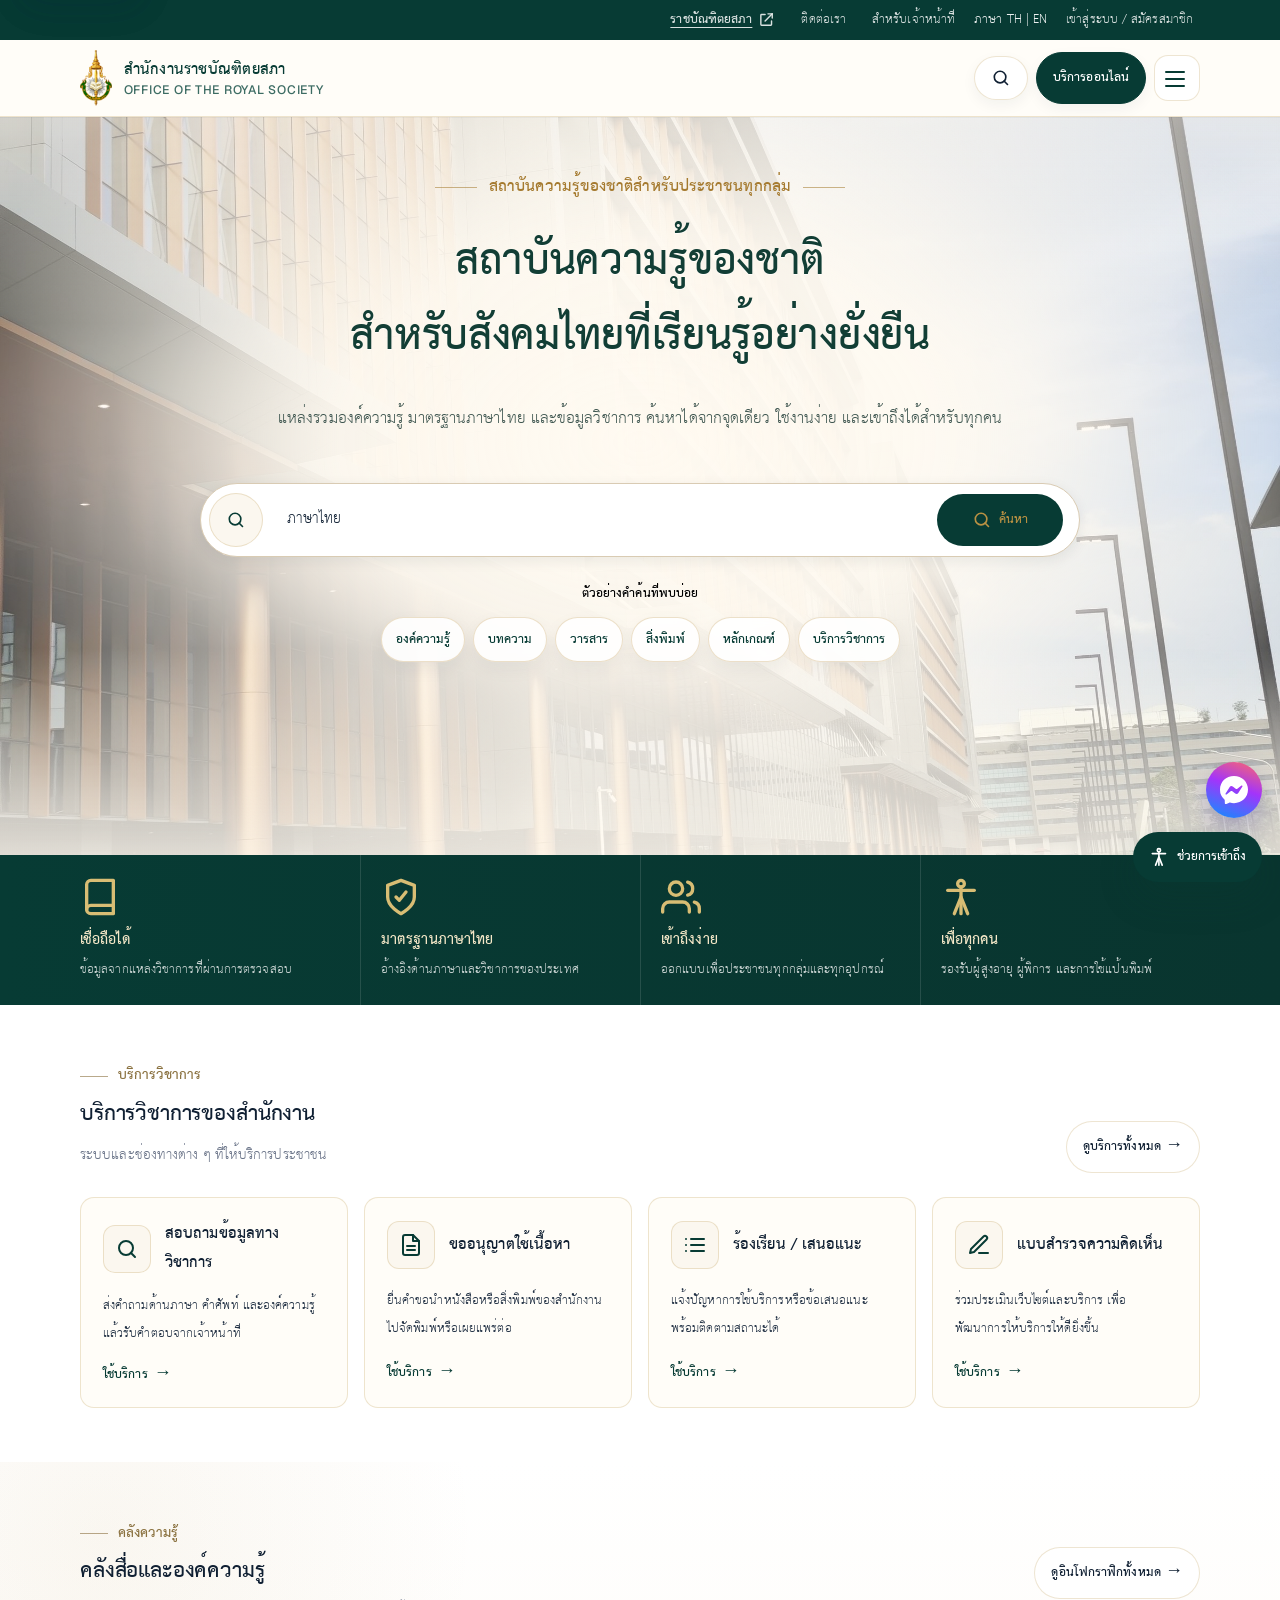
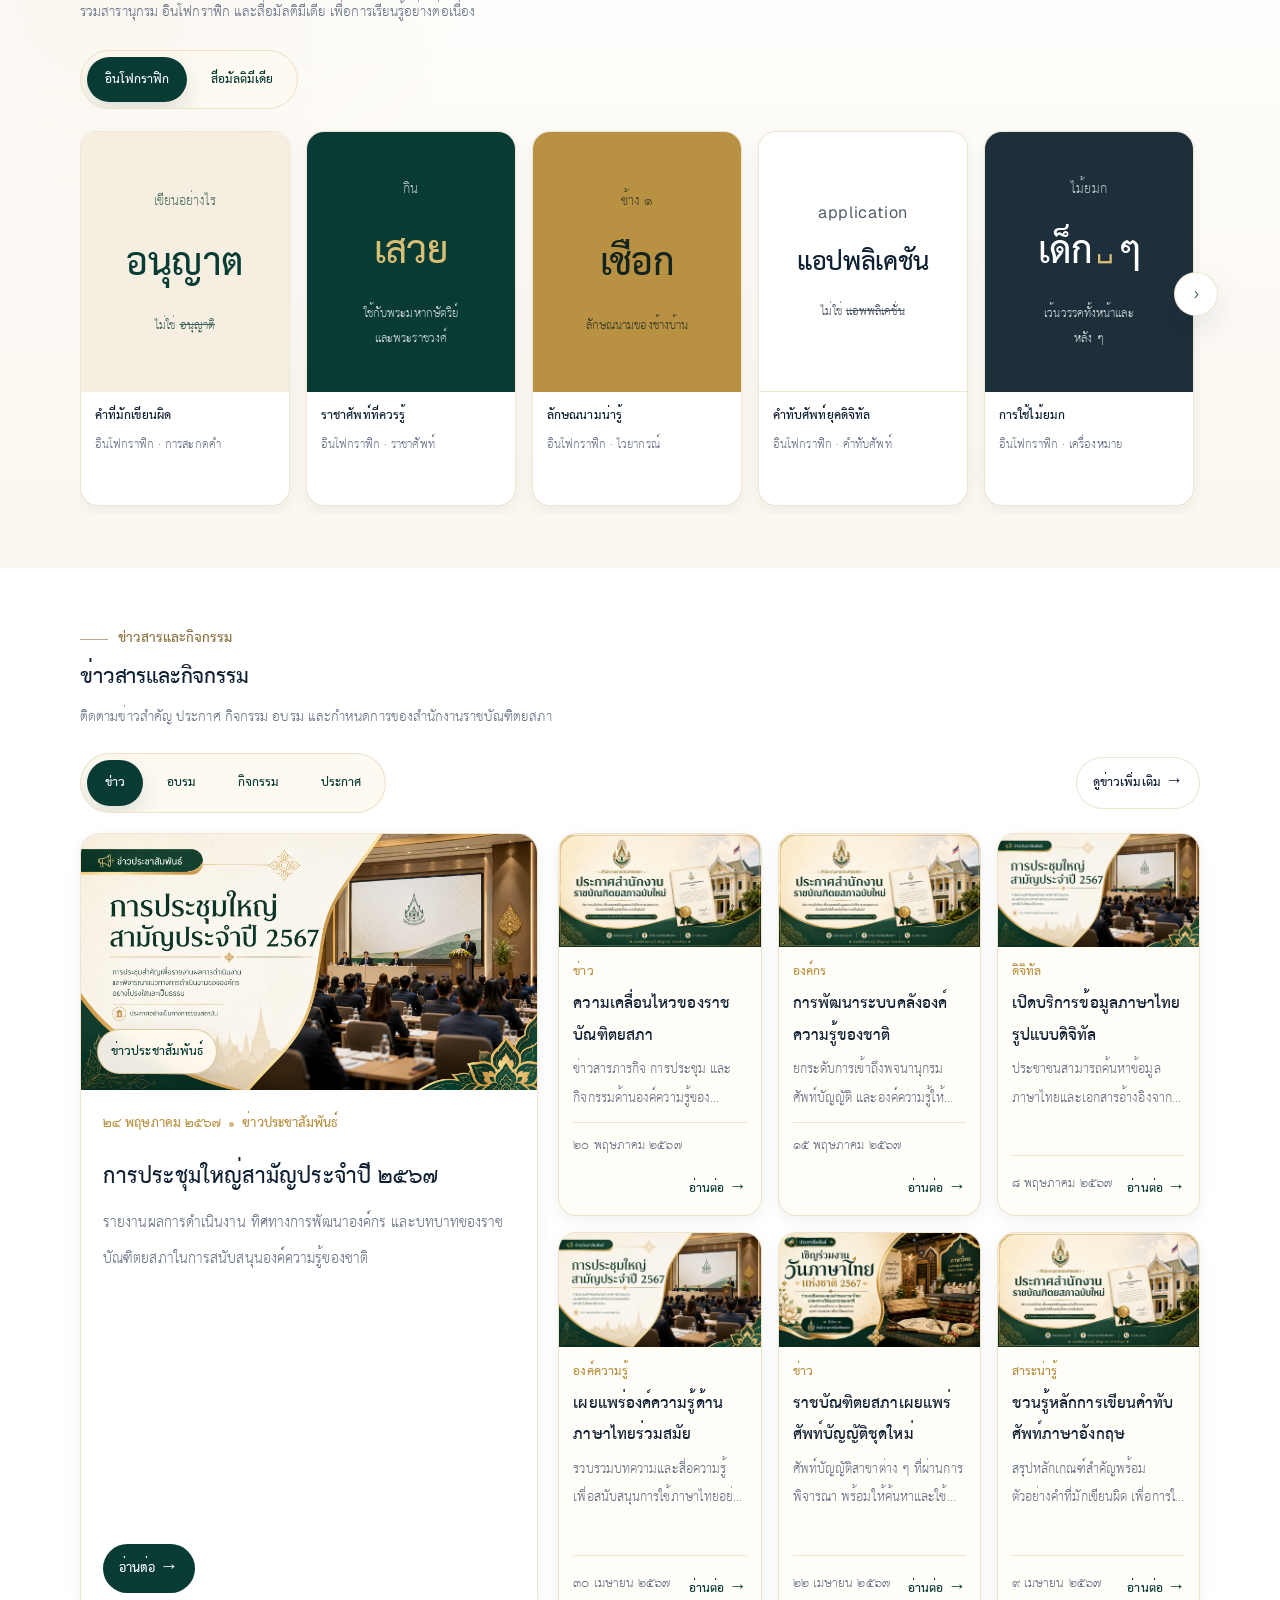
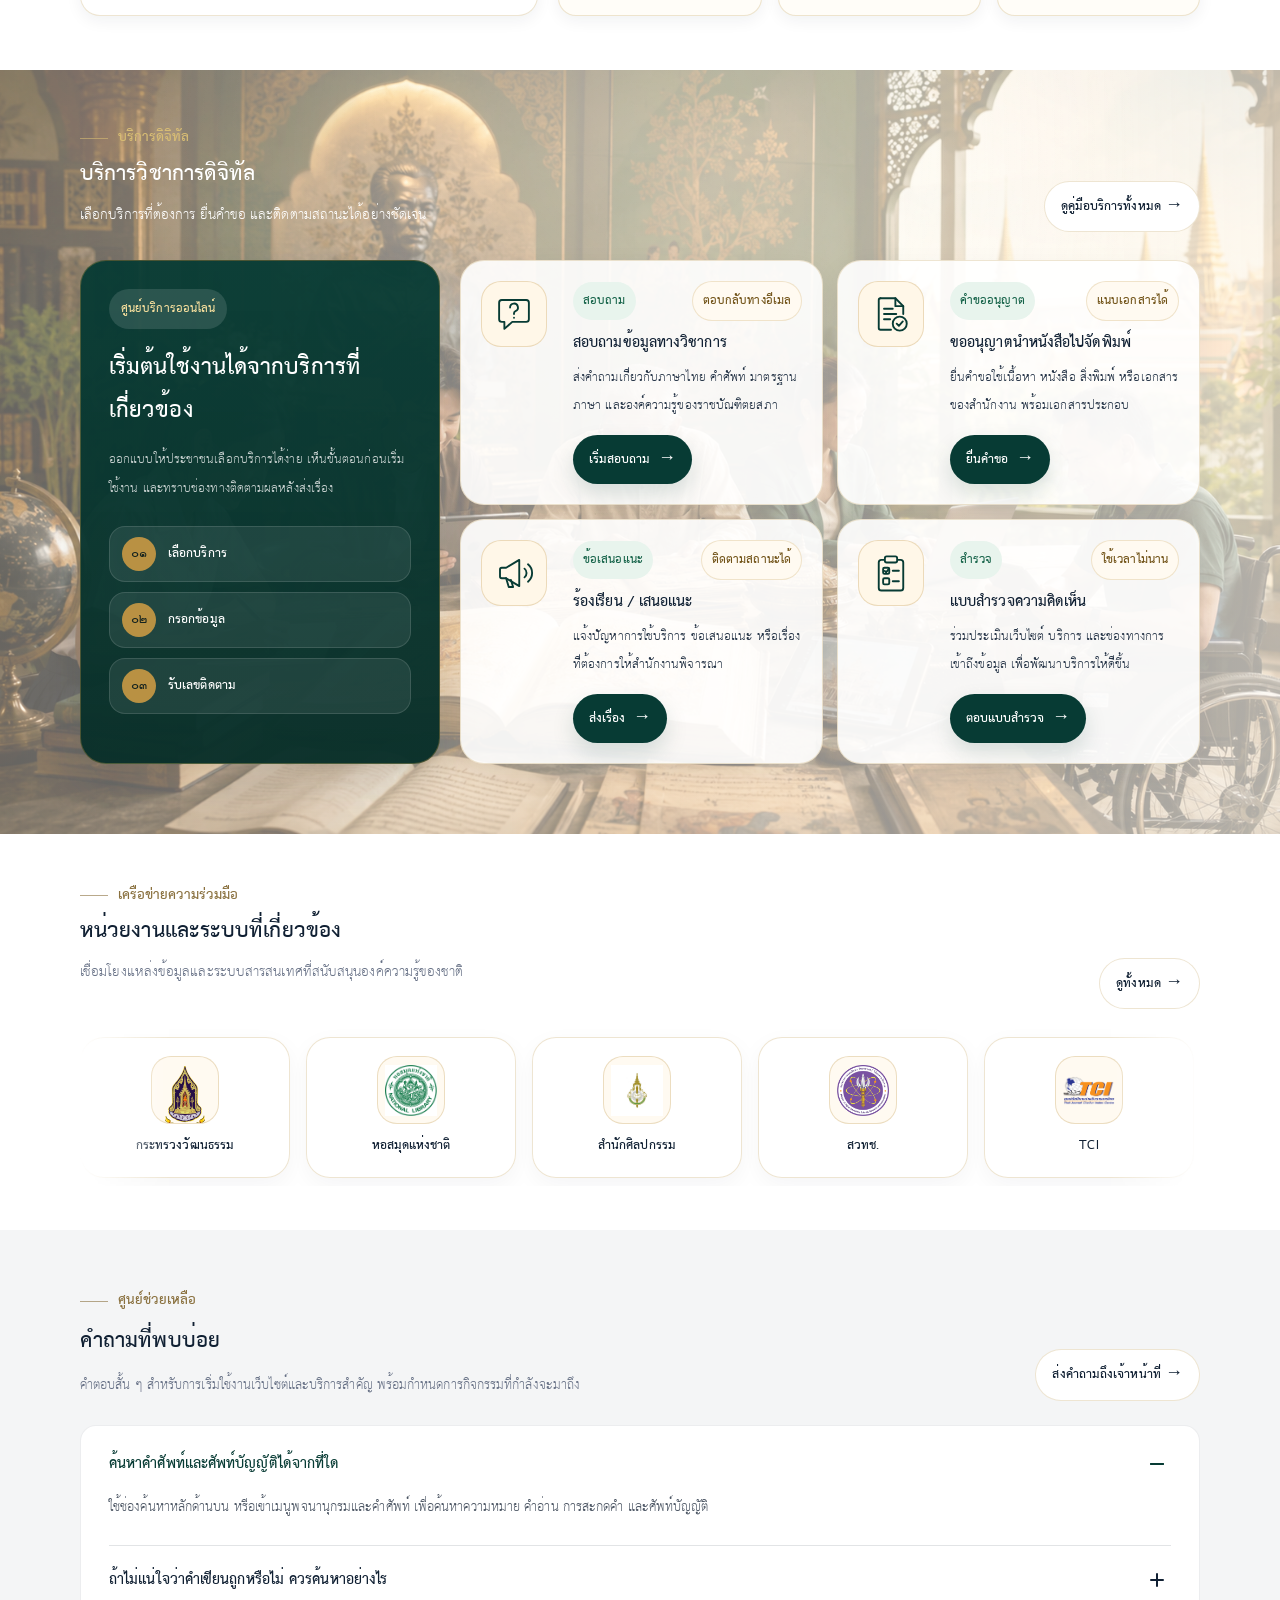
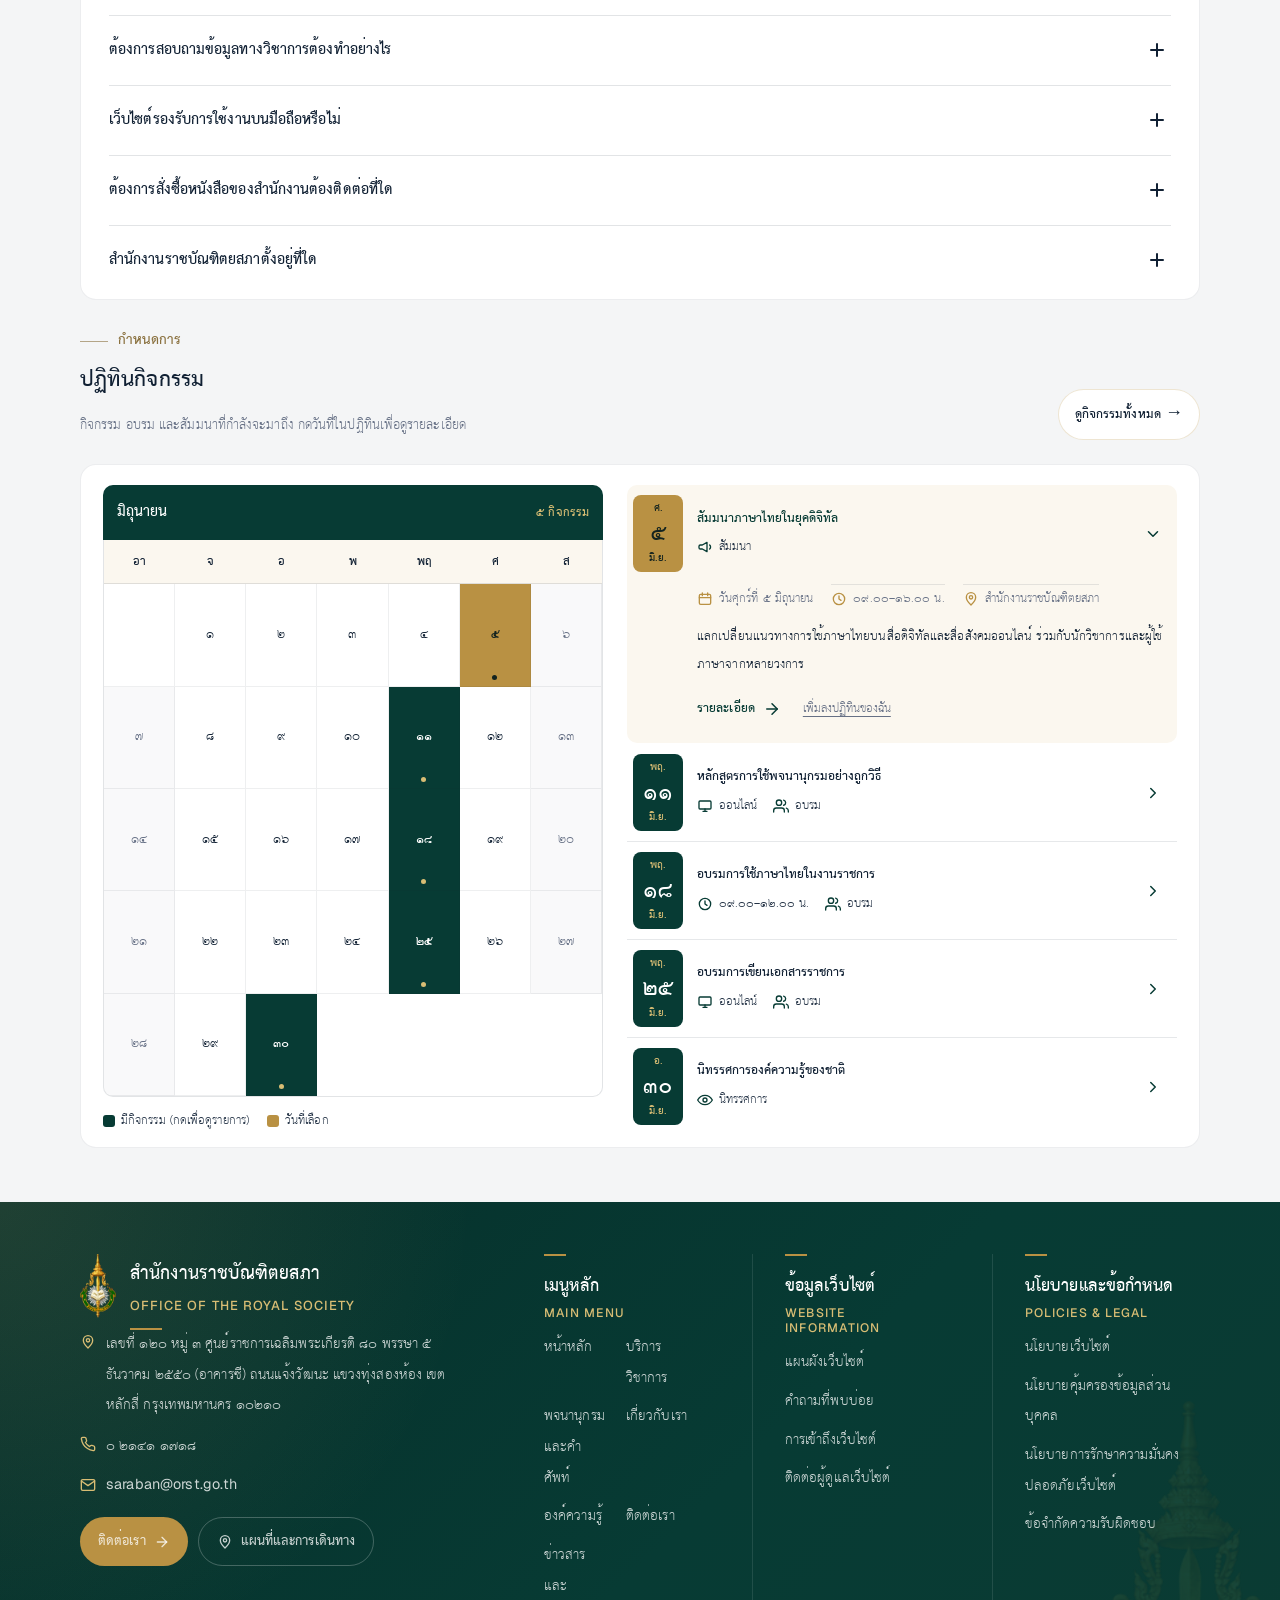
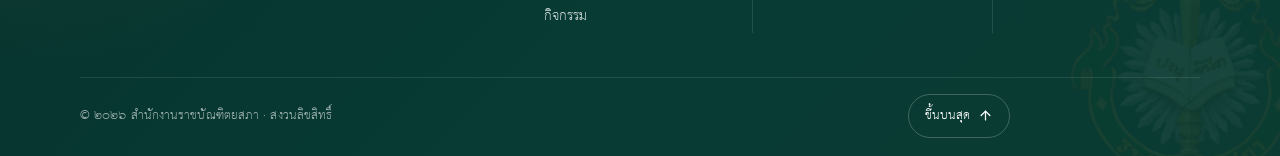
<file: index.html>
<!DOCTYPE html>
<html lang="th">

<head>
  <meta charset="UTF-8" />
  <meta name="viewport" content="width=device-width, initial-scale=1.0" />
  <meta name="description"
    content="ต้นแบบ UI เว็บไซต์สำนักงานราชบัณฑิตยสภา สถาบันความรู้ของชาติ ค้นหาง่าย เข้าถึงได้ทุกคน" />
  <title>สำนักงานราชบัณฑิตยสภา | สถาบันความรู้ของชาติ</title>
  <link rel="icon" href="assets/images/favicon.png" type="image/png">
  <!-- โหลดฟอนต์หลักก่อน CSS — กันหน้ากระพริบเป็นฟอนต์สำรอง (กว้างกว่า ทำให้เมนูล้น) -->
  <link rel="preload" href="assets/fonts/THSarabunNew-Regular.woff2" as="font" type="font/woff2" crossorigin>
  <link rel="preload" href="assets/fonts/THSarabunNew-Bold.woff2" as="font" type="font/woff2" crossorigin>
  <link rel="stylesheet" href="assets/css/base.css">
  <link rel="stylesheet" href="assets/css/pages/home.css">
  <link rel="stylesheet" href="assets/css/components.css">
</head>

<body data-page="home">

  <a class="skip-link" href="#main-content">ข้ามไปยังเนื้อหาหลัก</a>


  <div id="app-header"></div>

  <main id="main-content">


    <section class="hero hero-reference orst-hero-wow" aria-labelledby="hero-title">
      <!-- ภาพพื้นหลังเคลื่อนไหว (ภาพตึก 4 มุม จางสลับ + ซูมช้า) — สไตล์อยู่ท้าย home.css -->
      <div class="hero-slides" aria-hidden="true">
        <span class="hero-slide hero-slide--1"></span>
        <span class="hero-slide hero-slide--2"></span>
        <span class="hero-slide hero-slide--3"></span>
        <span class="hero-slide hero-slide--4"></span>
      </div>
      <div class="container orst-hero-wrap">
        <div class="orst-hero-content reveal">
          <span class="orst-hero-kicker">สถาบันความรู้ของชาติสำหรับประชาชนทุกกลุ่ม</span>

          <h1 id="hero-title" class="orst-hero-title">
            สถาบันความรู้ของชาติ<br>สำหรับสังคมไทยที่เรียนรู้อย่างยั่งยืน
          </h1>

          <p class="orst-hero-lead">
            แหล่งรวมองค์ความรู้ มาตรฐานภาษาไทย และข้อมูลวิชาการ ค้นหาได้จากจุดเดียว ใช้งานง่าย และเข้าถึงได้สำหรับทุกคน
          </p>

          <form class="orst-smart-search hero-search search-form" id="search-form" role="search"
            aria-label="ค้นหาองค์ความรู้">
            <span class="orst-search-orb" aria-hidden="true">
              <svg class="icon">
                <use href="#i-search"></use>
              </svg>
            </span>
            <label class="sr-only" for="global-search">ค้นหาองค์ความรู้</label>
            <input id="global-search" type="search" autocomplete="off"
              placeholder="ค้นหาองค์ความรู้ สื่อสิ่งพิมพ์ และอื่น ๆ..."
              aria-controls="suggestions search-results" aria-expanded="false">
            <button class="orst-search-submit" type="submit" aria-label="ค้นหา">
              <svg class="icon" aria-hidden="true">
                <use href="#i-search"></use>
              </svg>
              ค้นหา
            </button>
            <!-- <div id="suggestions" class="suggestions orst-hero-suggestions" role="listbox" aria-label="คำแนะนำการค้นหา"
              hidden></div> -->
          </form>


          <div class="orst-popular-shell" aria-label="ตัวอย่างคำค้นสำหรับตรวจสอบภาษาและองค์ความรู้">
            <span class="orst-popular-title">ตัวอย่างคำค้นที่พบบ่อย</span>

            <div class="hero-popular popular-row orst-popular-row orst-popular-primary">
              <button type="button" class="chip" data-query="องค์ความรู้">องค์ความรู้</button>
              <button type="button" class="chip" data-query="บทความ">บทความ</button>
              <button type="button" class="chip" data-query="วารสาร">วารสาร</button>
              <button type="button" class="chip" data-query="สิ่งพิมพ์">สิ่งพิมพ์</button>
              <button type="button" class="chip" data-query="หลักเกณฑ์">หลักเกณฑ์</button>
              <button type="button" class="chip" data-query="บริการวิชาการ">บริการวิชาการ</button>
            </div>

          </div>

        </div>

      </div>
    </section>


    <section class="search-results-section orst-search-results" id="knowledge" aria-labelledby="search-results-title"
      aria-describedby="search-results-desc" hidden>
      <div class="container">
        <div class="orst-results-panel reveal">

          <div class="orst-results-hero">
            <div class="orst-results-heading">
              <span class="section-kicker" data-en="Smart Search">ผลการค้นหา</span>

              <h2 id="search-results-title">ผลการค้นหาองค์ความรู้เบื้องต้น</h2>

              <p id="search-results-desc">
                แสดงผลลัพธ์ที่เกี่ยวข้องมากที่สุดจากพจนานุกรม ศัพท์บัญญัติ บทความ หนังสือ วารสาร เอกสาร และบริการวิชาการ
              </p>
            </div>

            <div class="orst-results-command" role="search" aria-label="ค้นหาเพิ่มเติมในองค์ความรู้">
              <span class="orst-command-icon" aria-hidden="true">
                <svg class="icon">
                  <use href="#i-search"></use>
                </svg>
              </span>

              <label class="sr-only" for="results-inline-search">
                ค้นหาเพิ่มเติมในฐานข้อมูลองค์ความรู้
              </label>

              <input id="results-inline-search" type="search" autocomplete="off"
                placeholder="ค้นหาเพิ่มเติม เช่น พจนานุกรม ศัพท์บัญญัติ ภาษาไทย">

              <button type="button" class="orst-command-btn" id="results-inline-submit">
                ค้นหา
              </button>
            </div>

          </div>

          <div class="orst-quick-search" id="related-searches" aria-label="คำค้นที่เกี่ยวข้อง">
            <span>คำค้นที่เกี่ยวข้อง:</span>
            <button type="button" data-query="พจนานุกรม">พจนานุกรม</button>
            <button type="button" data-query="ศัพท์บัญญัติ">ศัพท์บัญญัติ</button>
            <button type="button" data-query="คำทับศัพท์">คำทับศัพท์</button>
            <button type="button" data-query="การสะกดคำ">การสะกดคำ</button>
            <button type="button" data-query="คำอ่าน">คำอ่าน</button>
          </div>

          <div class="orst-filter-row" aria-label="ตัวกรองประเภทผลลัพธ์">
            <button type="button" class="filter-btn active" data-filter="all" aria-pressed="true">
              ทั้งหมด <span id="count-all">0</span>
            </button>

            <button class="filter-btn" data-filter="term" role="tab" aria-selected="false">
              คำศัพท์ <span id="count-term">0</span>
            </button>

            <button class="filter-btn" data-filter="dictionary" role="tab" aria-selected="false">
              พจนานุกรม <span id="count-dictionary">0</span>
            </button>

            <button class="filter-btn" data-filter="journal" role="tab" aria-selected="false">
              วารสาร <span id="count-journal">0</span>
            </button>

            <button class="filter-btn" data-filter="article" role="tab" aria-selected="false">
              บทความ <span id="count-article">0</span>
            </button>

            <button class="filter-btn" data-filter="document" role="tab" aria-selected="false">
              เอกสาร <span id="count-document">0</span>
            </button>

            <button class="filter-btn" data-filter="service" role="tab" aria-selected="false">
              บริการวิชาการ <span id="count-service">0</span>
            </button>
          </div>

          <div class="orst-results-body orst-results-body-preview">
            <div class="orst-results-content">

              <div class="orst-result-status" id="search-status" role="status" aria-live="polite" aria-atomic="true">
                <span>พิมพ์คำค้นหรือเลือกคำค้นยอดนิยมเพื่อเริ่มค้นหา</span>
                <span>ระบบจะแสดงผลลัพธ์ที่เกี่ยวข้องที่สุดก่อน</span>
              </div>

              <div class="orst-featured-result" id="featured-result" hidden></div>

              <div class="orst-results-grid orst-results-grid-preview" id="search-results"
                aria-label="รายการผลการค้นหา">
              </div>

              <div class="orst-empty-state" id="orst-empty-state" hidden>
                <strong>ไม่พบผลลัพธ์ที่ตรงกับคำค้น</strong>
                <p>
                  ลองใช้คำค้นที่กว้างขึ้น เช่น “ภาษาไทย”, “พจนานุกรม”, “ศัพท์บัญญัติ” หรือ “สารานุกรม”
                </p>
                <button type="button" data-query="ภาษาไทย">
                  ดูตัวอย่างผลลัพธ์
                </button>
              </div>

              <div class="orst-results-footer-cta">
                <p>
                  ต้องการค้นหาแบบละเอียดหรือดูผลลัพธ์ทั้งหมด?
                </p>
                <a href="knowledge.html" class="btn" id="view-all-results-footer"
                  aria-label="ไปยังคลังองค์ความรู้ของชาติพร้อมคำค้นปัจจุบัน">
                  ไปยังคลังองค์ความรู้ของชาติ
                </a>
              </div>

            </div>
          </div>

        </div>
      </div>
    </section>


    <section class="trust-strip" aria-label="คุณค่าหลักของเว็บไซต์">
      <div class="container trust-grid">
        <article class="trust-item"><svg class="icon trust-icon">
            <use href="#i-book"></use>
          </svg>
          <div>
            <h3>เชื่อถือได้</h3>
            <p>ข้อมูลจากแหล่งวิชาการที่ผ่านการตรวจสอบ</p>
          </div>
        </article>
        <article class="trust-item"><svg class="icon trust-icon">
            <use href="#i-shield"></use>
          </svg>
          <div>
            <h3>มาตรฐานภาษาไทย</h3>
            <p>อ้างอิงด้านภาษาและวิชาการของประเทศ</p>
          </div>
        </article>
        <article class="trust-item"><svg class="icon trust-icon">
            <use href="#i-people"></use>
          </svg>
          <div>
            <h3>เข้าถึงง่าย</h3>
            <p>ออกแบบเพื่อประชาชนทุกกลุ่มและทุกอุปกรณ์</p>
          </div>
        </article>
        <article class="trust-item"><svg class="icon trust-icon">
            <use href="#i-access"></use>
          </svg>
          <div>
            <h3>เพื่อทุกคน</h3>
            <p>รองรับผู้สูงอายุ ผู้พิการ และการใช้แป้นพิมพ์</p>
          </div>
        </article>
      </div>
    </section>

    <!-- บริการวิชาการเด่น — จุดเข้าบริการช่วงบนหน้าแรก (สไตล์การ์ดเดียวกับหมวดบริการ) -->
    <section class="section alt" id="academic-service" aria-labelledby="svc1-title">
      <div class="container">
        <div class="section-head">
          <div>
            <span class="section-kicker" data-en="ACADEMIC SERVICES">บริการวิชาการ</span>
            <h2 id="svc1-title">บริการวิชาการของสำนักงาน</h2>
            <p>ระบบและช่องทางต่าง ๆ ที่ให้บริการประชาชน</p>
          </div>
          <a class="view-all" href="services.html">ดูบริการทั้งหมด →</a>
        </div>

        <div class="svc-card-grid reveal">
          <a class="service-card" href="services.html#online-services"><span class="service-icon"><svg class="icon-lg">
                <use href="#i-search"></use>
              </svg></span>
            <h3>สอบถามข้อมูลทางวิชาการ</h3>
            <p>ส่งคำถามด้านภาษา คำศัพท์ และองค์ความรู้ แล้วรับคำตอบจากเจ้าหน้าที่</p>
            <span class="svc-go">ใช้บริการ <span aria-hidden="true">→</span></span>
          </a>
          <a class="service-card" href="services.html#online-services"><span class="service-icon"><svg class="icon-lg">
                <use href="#i-file"></use>
              </svg></span>
            <h3>ขออนุญาตใช้เนื้อหา</h3>
            <p>ยื่นคำขอนำหนังสือหรือสิ่งพิมพ์ของสำนักงานไปจัดพิมพ์หรือเผยแพร่ต่อ</p>
            <span class="svc-go">ใช้บริการ <span aria-hidden="true">→</span></span>
          </a>
          <a class="service-card" href="services.html#channels"><span class="service-icon"><svg class="icon-lg">
                <use href="#i-form"></use>
              </svg></span>
            <h3>ร้องเรียน / เสนอแนะ</h3>
            <p>แจ้งปัญหาการใช้บริการหรือข้อเสนอแนะ พร้อมติดตามสถานะได้</p>
            <span class="svc-go">ใช้บริการ <span aria-hidden="true">→</span></span>
          </a>
          <a class="service-card" href="services.html"><span class="service-icon"><svg class="icon-lg">
                <use href="#i-pen"></use>
              </svg></span>
            <h3>แบบสำรวจความคิดเห็น</h3>
            <p>ร่วมประเมินเว็บไซต์และบริการ เพื่อพัฒนาการให้บริการให้ดียิ่งขึ้น</p>
            <span class="svc-go">ใช้บริการ <span aria-hidden="true">→</span></span>
          </a>
        </div>
      </div>
    </section>


    <section class="section knowledge-hub-section" id="publications">
      <div class="container">

        <div class="section-head knowledge-hub-head">
          <div>
            <span class="section-kicker" data-en="KNOWLEDGE HUB">คลังความรู้</span>
            <h2>คลังสื่อและองค์ความรู้</h2>
            <p>รวมสารานุกรม อินโฟกราฟิก และสื่อมัลติมีเดีย เพื่อการเรียนรู้อย่างต่อเนื่อง</p>
          </div>

          <a class="view-all media-view-all-link" id="media-view-all-link" href="knowledge.html">
            ดูอินโฟกราฟิกทั้งหมด →
          </a>
        </div>

        <div class="media-tabs knowledge-hub-tabs reveal">

          <div class="media-tablist knowledge-tablist" role="tablist" aria-label="หมวดคลังองค์ความรู้">
            <button type="button" class="media-tab active" id="tab-encyclopedia" role="tab" aria-selected="true"
              aria-controls="panel-encyclopedia" data-media-tab="encyclopedia">
              อินโฟกราฟิก
            </button>


            <button type="button" class="media-tab" id="tab-multimedia" role="tab" aria-selected="false"
              aria-controls="panel-multimedia" data-media-tab="multimedia">
              สื่อมัลติมีเดีย
            </button>
          </div>

          <!-- อินโฟกราฟิก (id/data ยังใช้ชื่อ encyclopedia ตาม JS เดิม) -->
          <div class="media-tab-panel active" id="panel-encyclopedia" role="tabpanel" aria-labelledby="tab-encyclopedia"
            data-media-panel="encyclopedia">


            <div class="publication-shell media-tab-shell">
              <button class="scroll-btn left" data-scroll="encyclopedia-row" data-dir="left"
                aria-label="เลื่อนอินโฟกราฟิกไปทางซ้าย">‹</button>

              <div class="publication-row knowledge-scroll-row" id="encyclopedia-row">
                <!-- อินโฟกราฟิก: ปกแบบ "หนึ่งโพสต์ หนึ่งคำ" วาดด้วย HTML/CSS (ยังไม่มีไฟล์ภาพจริง)
                     เมื่อได้ภาพจากหน่วยงาน ให้แทน .ig-cover ด้วย <img> ขนาด 4:5 -->
                <article class="pub-card knowledge-card ig-card">
                  <div class="ig-cover ig-cream">
                    <span class="ig-kicker">เขียนอย่างไร</span>
                    <strong class="ig-word">อนุญาต</strong>
                    <span class="ig-sub">ไม่ใช่ <s>อนุญาติ</s></span>
                  </div>
                  <div class="ig-caption">
                    <h3>คำที่มักเขียนผิด</h3>
                    <span>อินโฟกราฟิก · การสะกดคำ</span>
                  </div>
                </article>

                <article class="pub-card knowledge-card ig-card">
                  <div class="ig-cover ig-deep">
                    <span class="ig-kicker">กิน</span>
                    <strong class="ig-word">เสวย</strong>
                    <span class="ig-sub">ใช้กับพระมหากษัตริย์และพระราชวงศ์</span>
                  </div>
                  <div class="ig-caption">
                    <h3>ราชาศัพท์ที่ควรรู้</h3>
                    <span>อินโฟกราฟิก · ราชาศัพท์</span>
                  </div>
                </article>

                <article class="pub-card knowledge-card ig-card">
                  <div class="ig-cover ig-gold">
                    <span class="ig-kicker">ช้าง ๑</span>
                    <strong class="ig-word">เชือก</strong>
                    <span class="ig-sub">ลักษณนามของช้างบ้าน</span>
                  </div>
                  <div class="ig-caption">
                    <h3>ลักษณนามน่ารู้</h3>
                    <span>อินโฟกราฟิก · ไวยากรณ์</span>
                  </div>
                </article>

                <article class="pub-card knowledge-card ig-card">
                  <div class="ig-cover ig-white">
                    <span class="ig-kicker ig-latin" lang="en">application</span>
                    <strong class="ig-word ig-word--long">แอปพลิเคชัน</strong>
                    <span class="ig-sub">ไม่ใช่ <s>แอพพลิเคชั่น</s></span>
                  </div>
                  <div class="ig-caption">
                    <h3>คำทับศัพท์ยุคดิจิทัล</h3>
                    <span>อินโฟกราฟิก · คำทับศัพท์</span>
                  </div>
                </article>

                <article class="pub-card knowledge-card ig-card">
                  <div class="ig-cover ig-ink">
                    <span class="ig-kicker">ไม้ยมก</span>
                    <strong class="ig-word">เด็ก<span class="ig-gap" aria-hidden="true">␣</span>ๆ</strong>
                    <span class="ig-sub">เว้นวรรคทั้งหน้าและหลัง&nbsp;ๆ</span>
                  </div>
                  <div class="ig-caption">
                    <h3>การใช้ไม้ยมก</h3>
                    <span>อินโฟกราฟิก · เครื่องหมาย</span>
                  </div>
                </article>

                <article class="pub-card knowledge-card ig-card">
                  <div class="ig-cover ig-cream">
                    <span class="ig-kicker">เก้า</span>
                    <strong class="ig-word ig-word--digit">๙</strong>
                    <span class="ig-sub ig-digits">๐ ๑ ๒ ๓ ๔<br>๕ ๖ ๗ ๘ ๙</span>
                  </div>
                  <div class="ig-caption">
                    <h3>ตัวเลขไทย</h3>
                    <span>อินโฟกราฟิก · ตัวเลข</span>
                  </div>
                </article>

                <article class="pub-card knowledge-card ig-card">
                  <div class="ig-cover ig-white">
                    <span class="ig-kicker ig-latin" lang="en">e-mail</span>
                    <strong class="ig-word">อีเมล</strong>
                    <span class="ig-sub">ไม่ใช่ <s>อีเมล์</s></span>
                  </div>
                  <div class="ig-caption">
                    <h3>คำทับศัพท์ที่ใช้บ่อย</h3>
                    <span>อินโฟกราฟิก · คำทับศัพท์</span>
                  </div>
                </article>
                <article class="pub-card knowledge-card ig-card">
                  <div class="ig-cover ig-deep">
                    <span class="ig-kicker">นอน</span>
                    <strong class="ig-word">บรรทม</strong>
                    <span class="ig-sub">ใช้กับพระมหากษัตริย์และพระราชวงศ์</span>
                  </div>
                  <div class="ig-caption">
                    <h3>ราชาศัพท์: นอน</h3>
                    <span>อินโฟกราฟิก · ราชาศัพท์</span>
                  </div>
                </article>
                <article class="pub-card knowledge-card ig-card">
                  <div class="ig-cover ig-cream">
                    <span class="ig-kicker">เขียนอย่างไร</span>
                    <strong class="ig-word">กะเพรา</strong>
                    <span class="ig-sub">ไม่ใช่ <s>กระเพรา</s></span>
                  </div>
                  <div class="ig-caption">
                    <h3>ชื่อผักที่มักสะกดผิด</h3>
                    <span>อินโฟกราฟิก · การสะกดคำ</span>
                  </div>
                </article>
                <article class="pub-card knowledge-card ig-card">
                  <div class="ig-cover ig-gold">
                    <span class="ig-kicker">ร่ม ๑</span>
                    <strong class="ig-word">คัน</strong>
                    <span class="ig-sub">ลักษณนามของร่ม</span>
                  </div>
                  <div class="ig-caption">
                    <h3>ลักษณนาม: ร่ม</h3>
                    <span>อินโฟกราฟิก · ไวยากรณ์</span>
                  </div>
                </article>
                <article class="pub-card knowledge-card ig-card">
                  <div class="ig-cover ig-ink">
                    <span class="ig-kicker">ไปยาลใหญ่</span>
                    <strong class="ig-word">ฯลฯ</strong>
                    <span class="ig-sub">อ่านว่า และอื่น&nbsp;ๆ</span>
                  </div>
                  <div class="ig-caption">
                    <h3>การอ่านเครื่องหมาย ฯลฯ</h3>
                    <span>อินโฟกราฟิก · เครื่องหมาย</span>
                  </div>
                </article>
                <article class="pub-card knowledge-card ig-card">
                  <div class="ig-cover ig-cream">
                    <span class="ig-kicker">เขียนอย่างไร</span>
                    <strong class="ig-word">สังเกต</strong>
                    <span class="ig-sub">ไม่ใช่ <s>สังเกตุ</s></span>
                  </div>
                  <div class="ig-caption">
                    <h3>คำที่มักเติมสระเกิน</h3>
                    <span>อินโฟกราฟิก · การสะกดคำ</span>
                  </div>
                </article>
                <article class="pub-card knowledge-card ig-card">
                  <div class="ig-cover ig-deep">
                    <span class="ig-kicker">ป่วย</span>
                    <strong class="ig-word">ประชวร</strong>
                    <span class="ig-sub">ใช้กับพระมหากษัตริย์และพระราชวงศ์</span>
                  </div>
                  <div class="ig-caption">
                    <h3>ราชาศัพท์: ป่วย</h3>
                    <span>อินโฟกราฟิก · ราชาศัพท์</span>
                  </div>
                </article>
                <article class="pub-card knowledge-card ig-card">
                  <div class="ig-cover ig-white">
                    <span class="ig-kicker ig-latin" lang="en">website</span>
                    <strong class="ig-word">เว็บไซต์</strong>
                    <span class="ig-sub">ไม่ใช่ <s>เวบไซต์</s></span>
                  </div>
                  <div class="ig-caption">
                    <h3>คำทับศัพท์ยุคออนไลน์</h3>
                    <span>อินโฟกราฟิก · คำทับศัพท์</span>
                  </div>
                </article>
              </div>

              <button class="scroll-btn right" data-scroll="encyclopedia-row" data-dir="right"
                aria-label="เลื่อนอินโฟกราฟิกไปทางขวา">›</button>
            </div>
          </div>

          <!-- Research -->
          <div class="media-tab-panel" id="panel-research" role="tabpanel" aria-labelledby="tab-research"
            data-media-panel="research" hidden>


            <div class="publication-shell media-tab-shell">
              <button class="scroll-btn left" data-scroll="research-row" data-dir="left"
                aria-label="เลื่อนงานวิจัยไปทางซ้าย">‹</button>

              <div class="publication-row knowledge-scroll-row" id="research-row">
                <article class="pub-card knowledge-card text-card">
                  <div class="knowledge-text-cover">
                    <span>Research</span>
                    <strong>งานวิจัยภาษาไทย</strong>
                  </div>
                  <p>งานศึกษาด้านภาษาไทยและการใช้ภาษาในสังคมร่วมสมัย</p>
                </article>

                <article class="pub-card knowledge-card text-card">
                  <div class="knowledge-text-cover">
                    <span>Academic</span>
                    <strong>เอกสารวิชาการ</strong>
                  </div>
                  <p>บทวิเคราะห์และเอกสารอ้างอิงทางวิชาการ</p>
                </article>

                <article class="pub-card knowledge-card text-card">
                  <div class="knowledge-text-cover">
                    <span>Policy</span>
                    <strong>องค์ความรู้เชิงนโยบาย</strong>
                  </div>
                  <p>ข้อมูลสนับสนุนการใช้ภาษาและวัฒนธรรมในระดับองค์กร</p>
                </article>

                <article class="pub-card knowledge-card text-card">
                  <div class="knowledge-text-cover">
                    <span>Research</span>
                    <strong>งานวิจัยภาษาไทย</strong>
                  </div>
                  <p>งานศึกษาด้านภาษาไทยและการใช้ภาษาในสังคมร่วมสมัย</p>
                </article>

                <article class="pub-card knowledge-card text-card">
                  <div class="knowledge-text-cover">
                    <span>Academic</span>
                    <strong>เอกสารวิชาการ</strong>
                  </div>
                  <p>บทวิเคราะห์และเอกสารอ้างอิงทางวิชาการ</p>
                </article>

                <article class="pub-card knowledge-card text-card">
                  <div class="knowledge-text-cover">
                    <span>Policy</span>
                    <strong>องค์ความรู้เชิงนโยบาย</strong>
                  </div>
                  <p>ข้อมูลสนับสนุนการใช้ภาษาและวัฒนธรรมในระดับองค์กร</p>
                </article>
              </div>

              <button class="scroll-btn right" data-scroll="research-row" data-dir="right"
                aria-label="เลื่อนงานวิจัยไปทางขวา">›</button>
            </div>
          </div>

          <!-- Multimedia -->
          <div class="media-tab-panel" id="panel-multimedia" role="tabpanel" aria-labelledby="tab-multimedia"
            data-media-panel="multimedia" hidden>


            <!-- วิดีโอเด่น + เพลย์ลิสต์: กดรายการด้านขวาเพื่อสลับวิดีโอเด่น (initMediaPlaylist ใน home.js) -->
            <div class="mm-stage">
              <a class="mm-feature" href="#" data-mm-feature>
                <span class="mm-feature-media">
                  <img src="assets/images/Mult-01.png" alt="" width="1672" height="941" loading="lazy" data-mm-feature-img>
                </span>
                <span class="mm-feature-body">
                  <span class="mm-kicker">สื่อมัลติมีเดียแนะนำ</span>
                  <strong class="mm-feature-title" data-mm-feature-title>ภาษาไทย: มรดกและการถ่ายทอดจากรุ่นสู่รุ่น</strong>
                  <span class="mm-cta">รับชมวิดีโอ <svg class="icon" aria-hidden="true"><use href="#i-arrow"></use></svg></span>
                </span>
              </a>

              <div class="mm-playlist">
                <div class="mm-playlist-head">
                  <strong>รายการวิดีโอ</strong>
                  <span>4 เรื่อง</span>
                </div>
                <ol class="mm-list">
                  <li>
                    <button class="mm-item is-active" type="button" aria-pressed="true"
                      data-mm-src="assets/images/Mult-01.png" data-mm-title="ภาษาไทย: มรดกและการถ่ายทอดจากรุ่นสู่รุ่น">
                      <span class="mm-thumb"><img src="assets/images/Mult-01.png" alt="" width="1672" height="941" loading="lazy"></span>
                      <span class="mm-item-text">
                        <span class="mm-no">01</span>
                        <span class="mm-item-title">ภาษาไทย: มรดกและการถ่ายทอดจากรุ่นสู่รุ่น</span>
                      </span>
                    </button>
                  </li>
                  <li>
                    <button class="mm-item" type="button" aria-pressed="false"
                      data-mm-src="assets/images/Mult-02.png" data-mm-title="บทบาทของราชบัณฑิตยสภากับสังคมไทย">
                      <span class="mm-thumb"><img src="assets/images/Mult-02.png" alt="" width="1672" height="941" loading="lazy"></span>
                      <span class="mm-item-text">
                        <span class="mm-no">02</span>
                        <span class="mm-item-title">บทบาทของราชบัณฑิตยสภากับสังคมไทย</span>
                      </span>
                    </button>
                  </li>
                  <li>
                    <button class="mm-item" type="button" aria-pressed="false"
                      data-mm-src="assets/images/Mult-03.png" data-mm-title="พาทีเที่ยว: ศิลปวัฒนธรรมไทยที่ควรรู้">
                      <span class="mm-thumb"><img src="assets/images/Mult-03.png" alt="" width="1672" height="941" loading="lazy"></span>
                      <span class="mm-item-text">
                        <span class="mm-no">03</span>
                        <span class="mm-item-title">พาทีเที่ยว: ศิลปวัฒนธรรมไทยที่ควรรู้</span>
                      </span>
                    </button>
                  </li>
                  <li>
                    <button class="mm-item" type="button" aria-pressed="false"
                      data-mm-src="assets/images/Mult-04.png" data-mm-title="การใช้ภาษาไทยในยุคดิจิทัลอย่างถูกต้อง">
                      <span class="mm-thumb"><img src="assets/images/Mult-04.png" alt="" width="1672" height="941" loading="lazy"></span>
                      <span class="mm-item-text">
                        <span class="mm-no">04</span>
                        <span class="mm-item-title">การใช้ภาษาไทยในยุคดิจิทัลอย่างถูกต้อง</span>
                      </span>
                    </button>
                  </li>
                </ol>
              </div>
            </div>
          </div>

        </div>
      </div>
    </section>


    
<section class="section alt news-events-section" id="news">
  <div class="container">

    <div class="section-head news-events-head">
      <div>
        <span class="section-kicker" data-en="NEWS &amp; EVENTS">ข่าวสารและกิจกรรม</span>
        <h2>ข่าวสารและกิจกรรม</h2>
        <p>ติดตามข่าวสำคัญ ประกาศ กิจกรรม อบรม และกำหนดการของสำนักงานราชบัณฑิตยสภา</p>
      </div>
    </div>

    <!-- แถบเครื่องมือ: แท็บประเภทข่าว (ซ้าย) + ลิงก์ดูข่าวเพิ่มเติม (ขวา) -->
    <div class="news-toolbar">
        <div class="news-events-tabs" role="tablist" aria-label="ประเภทข่าวและกิจกรรม">
          <button type="button" class="news-event-tab active" role="tab" aria-selected="true"
            aria-controls="news-panel-news" id="news-tab-news" data-news-tab="news">
            ข่าว
          </button>

          <button type="button" class="news-event-tab" role="tab" aria-selected="false"
            aria-controls="news-panel-training" id="news-tab-training" data-news-tab="training">
            อบรม
          </button>

          <button type="button" class="news-event-tab" role="tab" aria-selected="false"
            aria-controls="news-panel-event" id="news-tab-event" data-news-tab="event">
            กิจกรรม
          </button>

          <button type="button" class="news-event-tab" role="tab" aria-selected="false"
            aria-controls="news-panel-announcement" id="news-tab-announcement" data-news-tab="announcement">
            ประกาศ
          </button>
        </div>

      <a href="news.html?type=news" class="view-all" id="news-view-all-link">
        ดูข่าวเพิ่มเติม →
      </a>
    </div>

    <div class="news-events-layout reveal">

          <div class="news-events-main">

            <!-- TAB: ข่าว -->
            <div class="news-event-panel active" id="news-panel-news" role="tabpanel" aria-labelledby="news-tab-news"
              data-news-panel="news">

              <div class="news-mosaic-layout">
                <article class="news-mosaic-feature">
                  <a href="#" class="news-mosaic-feature-img" aria-label="อ่านข่าวการประชุมใหญ่สามัญประจำปี 2567">
                    <img src="assets/images/New-01.png" alt="การประชุมใหญ่สามัญประจำปี 2567" loading="lazy">
                    <span class="news-type-badge">ข่าวประชาสัมพันธ์</span>
                  </a>

                  <div class="news-mosaic-feature-body">
                    <div class="news-meta">
                      <span>24 พฤษภาคม 2567</span>
                      <span>ข่าวประชาสัมพันธ์</span>
                    </div>
                    <h3>การประชุมใหญ่สามัญประจำปี 2567</h3>
                    <p>
                      รายงานผลการดำเนินงาน ทิศทางการพัฒนาองค์กร และบทบาทของราชบัณฑิตยสภาในการสนับสนุนองค์ความรู้ของชาติ
                    </p>
                    <a class="news-primary-action" href="#">อ่านต่อ →</a>
                  </div>
                </article>

                <div class="news-mosaic-side">
                  <article class="news-mosaic-card">
                    <a href="#" class="news-mosaic-thumb">
                      <img src="assets/images/New-02.png" alt="ความเคลื่อนไหวของราชบัณฑิตยสภา" loading="lazy">
                    </a>
                    <div class="news-mosaic-card-body">
                      <span class="news-mini-type">ข่าว</span>
                      <h4>ความเคลื่อนไหวของราชบัณฑิตยสภา</h4>
                      <p>ข่าวสารภารกิจ การประชุม และกิจกรรมด้านองค์ความรู้ของสำนักงานราชบัณฑิตยสภา</p>
                      <div class="news-mini-foot"><time class="news-mini-date" datetime="2024-05-20">20 พฤษภาคม 2567</time><a href="#">อ่านต่อ →</a></div>
                    </div>
                  </article>

                  <article class="news-mosaic-card">
                    <a href="#" class="news-mosaic-thumb">
                      <img src="assets/images/New-02.png" alt="การพัฒนาระบบคลังองค์ความรู้ของชาติ" loading="lazy">
                    </a>
                    <div class="news-mosaic-card-body">
                      <span class="news-mini-type">องค์กร</span>
                      <h4>การพัฒนาระบบคลังองค์ความรู้ของชาติ</h4>
                      <p>ยกระดับการเข้าถึงพจนานุกรม ศัพท์บัญญัติ และองค์ความรู้ให้ประชาชนใช้งานง่ายขึ้น</p>
                      <div class="news-mini-foot"><time class="news-mini-date" datetime="2024-05-15">15 พฤษภาคม 2567</time><a href="#">อ่านต่อ →</a></div>
                    </div>
                  </article>

                  <article class="news-mosaic-card">
                    <a href="#" class="news-mosaic-thumb">
                      <img src="assets/images/New-01.png" alt="เปิดบริการข้อมูลภาษาไทยรูปแบบดิจิทัล" loading="lazy">
                    </a>
                    <div class="news-mosaic-card-body">
                      <span class="news-mini-type">ดิจิทัล</span>
                      <h4>เปิดบริการข้อมูลภาษาไทยรูปแบบดิจิทัล</h4>
                      <p>ประชาชนสามารถค้นหาข้อมูลภาษาไทยและเอกสารอ้างอิงจากระบบออนไลน์ได้สะดวกขึ้น</p>
                      <div class="news-mini-foot"><time class="news-mini-date" datetime="2024-05-08">8 พฤษภาคม 2567</time><a href="#">อ่านต่อ →</a></div>
                    </div>
                  </article>

                  <article class="news-mosaic-card">
                    <a href="#" class="news-mosaic-thumb">
                      <img src="assets/images/New-01.png" alt="เผยแพร่องค์ความรู้ด้านภาษาไทยร่วมสมัย" loading="lazy">
                    </a>
                    <div class="news-mosaic-card-body">
                      <span class="news-mini-type">องค์ความรู้</span>
                      <h4>เผยแพร่องค์ความรู้ด้านภาษาไทยร่วมสมัย</h4>
                      <p>รวบรวมบทความและสื่อความรู้เพื่อสนับสนุนการใช้ภาษาไทยอย่างถูกต้องในสังคมปัจจุบัน</p>
                      <div class="news-mini-foot"><time class="news-mini-date" datetime="2024-04-30">30 เมษายน 2567</time><a href="#">อ่านต่อ →</a></div>
                    </div>
                  </article>
                  <article class="news-mosaic-card">
                    <a href="#" class="news-mosaic-thumb">
                      <img src="assets/images/New-03.png" alt="ราชบัณฑิตยสภาเผยแพร่ศัพท์บัญญัติชุดใหม่" loading="lazy">
                    </a>
                    <div class="news-mosaic-card-body">
                      <span class="news-mini-type">ข่าว</span>
                      <h4>ราชบัณฑิตยสภาเผยแพร่ศัพท์บัญญัติชุดใหม่</h4>
                      <p>ศัพท์บัญญัติสาขาต่าง ๆ ที่ผ่านการพิจารณา พร้อมให้ค้นหาและใช้อ้างอิงผ่านระบบออนไลน์</p>
                      <div class="news-mini-foot"><time class="news-mini-date" datetime="2024-04-22">22 เมษายน 2567</time><a href="#">อ่านต่อ →</a></div>
                    </div>
                  </article>
                  <article class="news-mosaic-card">
                    <a href="#" class="news-mosaic-thumb">
                      <img src="assets/images/New-02.png" alt="ชวนรู้หลักการเขียนคำทับศัพท์ภาษาอังกฤษ" loading="lazy">
                    </a>
                    <div class="news-mosaic-card-body">
                      <span class="news-mini-type">สาระน่ารู้</span>
                      <h4>ชวนรู้หลักการเขียนคำทับศัพท์ภาษาอังกฤษ</h4>
                      <p>สรุปหลักเกณฑ์สำคัญพร้อมตัวอย่างคำที่มักเขียนผิด เพื่อการใช้ภาษาไทยอย่างถูกต้อง</p>
                      <div class="news-mini-foot"><time class="news-mini-date" datetime="2024-04-09">9 เมษายน 2567</time><a href="#">อ่านต่อ →</a></div>
                    </div>
                  </article>
                </div>
              </div>
            </div>

            <!-- TAB: อบรม -->
            <div class="news-event-panel" id="news-panel-training" role="tabpanel" aria-labelledby="news-tab-training"
              data-news-panel="training" hidden>

              <div class="news-mosaic-layout">
                <article class="news-mosaic-feature">
                  <a href="#" class="news-mosaic-feature-img" aria-label="อบรมการใช้ภาษาไทยในงานราชการ">
                    <img src="assets/images/New-01.png" alt="อบรมการใช้ภาษาไทยในงานราชการ" loading="lazy">
                    <span class="news-type-badge">เปิดลงทะเบียน</span>
                  </a>

                  <div class="news-mosaic-feature-body">
                    <div class="news-meta">
                      <span>18 มิถุนายน 2567</span>
                      <span>อบรม</span>
                    </div>
                    <h3>อบรมการใช้ภาษาไทยในงานราชการ</h3>
                    <p>
                      แนวทางการใช้ภาษาไทยที่ถูกต้อง ชัดเจน และเหมาะสมกับเอกสารราชการ พร้อมตัวอย่างการใช้งานจริง
                    </p>
                    <a class="news-primary-action" href="#">อ่านต่อ →</a>
                  </div>
                </article>

                <div class="news-mosaic-side">
                  <article class="news-mosaic-card">
                    <a href="#" class="news-mosaic-thumb">
                      <img src="assets/images/New-01.png" alt="อบรมการเขียนเอกสารราชการ" loading="lazy">
                    </a>
                    <div class="news-mosaic-card-body">
                      <span class="news-mini-type">ออนไลน์</span>
                      <h4>อบรมการเขียนเอกสารราชการให้ถูกต้อง</h4>
                      <p>เรียนรู้รูปแบบหนังสือราชการ การใช้ถ้อยคำ และการเรียบเรียงข้อความอย่างเป็นทางการ</p>
                      <div class="news-mini-foot"><time class="news-mini-date" datetime="2024-06-12">12 มิถุนายน 2567</time><a href="#">อ่านต่อ →</a></div>
                    </div>
                  </article>

                  <article class="news-mosaic-card">
                    <a href="#" class="news-mosaic-thumb">
                      <img src="assets/images/New-02.png" alt="ภาษาไทยในยุคดิจิทัล" loading="lazy">
                    </a>
                    <div class="news-mosaic-card-body">
                      <span class="news-mini-type">สัมมนา</span>
                      <h4>ภาษาไทยในยุคดิจิทัล</h4>
                      <p>ประเด็นการใช้คำร่วมสมัย คำทับศัพท์ และศัพท์บัญญัติในสื่อดิจิทัลและเอกสารสาธารณะ</p>
                      <div class="news-mini-foot"><time class="news-mini-date" datetime="2024-06-05">5 มิถุนายน 2567</time><a href="#">อ่านต่อ →</a></div>
                    </div>
                  </article>

                  <article class="news-mosaic-card">
                    <a href="#" class="news-mosaic-thumb">
                      <img src="assets/images/New-03.png" alt="การค้นหาองค์ความรู้จากฐานข้อมูล" loading="lazy">
                    </a>
                    <div class="news-mosaic-card-body">
                      <span class="news-mini-type">อบรม</span>
                      <h4>การค้นหาองค์ความรู้จากฐานข้อมูลราชบัณฑิตยสภา</h4>
                      <p>แนะนำการใช้พจนานุกรม ศัพท์บัญญัติ และวารสาร ผ่านระบบออนไลน์ของสำนักงาน</p>
                      <div class="news-mini-foot"><time class="news-mini-date" datetime="2024-05-28">28 พฤษภาคม 2567</time><a href="#">อ่านต่อ →</a></div>
                    </div>
                  </article>

                  <article class="news-mosaic-card">
                    <a href="#" class="news-mosaic-thumb">
                      <img src="assets/images/New-01.png" alt="อบรมการใช้คำทับศัพท์และศัพท์บัญญัติ" loading="lazy">
                    </a>
                    <div class="news-mosaic-card-body">
                      <span class="news-mini-type">ภาษาไทย</span>
                      <h4>อบรมการใช้คำทับศัพท์และศัพท์บัญญัติ</h4>
                      <p>ทำความเข้าใจหลักการใช้คำทับศัพท์และศัพท์บัญญัติให้เหมาะสมกับบริบทการสื่อสาร</p>
                      <div class="news-mini-foot"><time class="news-mini-date" datetime="2024-05-21">21 พฤษภาคม 2567</time><a href="#">อ่านต่อ →</a></div>
                    </div>
                  </article>
                  <article class="news-mosaic-card">
                    <a href="#" class="news-mosaic-thumb">
                      <img src="assets/images/New-02.png" alt="อบรมการเขียนสรุปความและย่อความ" loading="lazy">
                    </a>
                    <div class="news-mosaic-card-body">
                      <span class="news-mini-type">อบรม</span>
                      <h4>อบรมการเขียนสรุปความและย่อความ</h4>
                      <p>ฝึกจับใจความสำคัญและเรียบเรียงข้อความให้กระชับ ชัดเจน เหมาะกับงานเอกสาร</p>
                      <div class="news-mini-foot"><time class="news-mini-date" datetime="2024-05-14">14 พฤษภาคม 2567</time><a href="#">อ่านต่อ →</a></div>
                    </div>
                  </article>
                  <article class="news-mosaic-card">
                    <a href="#" class="news-mosaic-thumb">
                      <img src="assets/images/New-03.png" alt="หลักสูตรการใช้พจนานุกรมอย่างถูกวิธี" loading="lazy">
                    </a>
                    <div class="news-mosaic-card-body">
                      <span class="news-mini-type">ออนไลน์</span>
                      <h4>หลักสูตรการใช้พจนานุกรมอย่างถูกวิธี</h4>
                      <p>แนะนำการอ่านคำ การดูความหมาย และการสืบค้นคำในพจนานุกรมออนไลน์</p>
                      <div class="news-mini-foot"><time class="news-mini-date" datetime="2024-05-07">7 พฤษภาคม 2567</time><a href="#">อ่านต่อ →</a></div>
                    </div>
                  </article>
                </div>
              </div>
            </div>

            <!-- TAB: กิจกรรม -->
            <div class="news-event-panel" id="news-panel-event" role="tabpanel" aria-labelledby="news-tab-event"
              data-news-panel="event" hidden>

              <div class="news-mosaic-layout">
                <article class="news-mosaic-feature">
                  <a href="#" class="news-mosaic-feature-img" aria-label="เชิญร่วมงานวันภาษาไทยแห่งชาติ 2567">
                    <img src="assets/images/New-02.png" alt="เชิญร่วมงานวันภาษาไทยแห่งชาติ 2567" loading="lazy">
                    <span class="news-type-badge">กิจกรรม</span>
                  </a>

                  <div class="news-mosaic-feature-body">
                    <div class="news-meta">
                      <span>29 กรกฎาคม 2567</span>
                      <span>กิจกรรม</span>
                    </div>
                    <h3>เชิญร่วมงานวันภาษาไทยแห่งชาติ 2567</h3>
                    <p>
                      กิจกรรมเสวนา นิทรรศการ และการเผยแพร่องค์ความรู้ด้านภาษาไทยสำหรับประชาชน นักเรียน และผู้สนใจ
                    </p>
                    <a class="news-primary-action" href="#">ดูกำหนดการ →</a>
                  </div>
                </article>

                <div class="news-mosaic-side">
                  <article class="news-mosaic-card">
                    <a href="#" class="news-mosaic-thumb">
                      <img src="assets/images/New-03.png" alt="กิจกรรมส่งเสริมการเรียนรู้ภาษาไทย" loading="lazy">
                    </a>
                    <div class="news-mosaic-card-body">
                      <span class="news-mini-type">กิจกรรม</span>
                      <h4>กิจกรรมส่งเสริมการเรียนรู้ภาษาไทย</h4>
                      <p>กิจกรรมเผยแพร่ความรู้ด้านภาษา วัฒนธรรม และการใช้ภาษาไทยในชีวิตประจำวัน</p>
                      <div class="news-mini-foot"><time class="news-mini-date" datetime="2024-07-22">22 กรกฎาคม 2567</time><a href="#">อ่านต่อ →</a></div>
                    </div>
                  </article>

                  <article class="news-mosaic-card">
                    <a href="#" class="news-mosaic-thumb">
                      <img src="assets/images/New-01.png" alt="นิทรรศการองค์ความรู้ของชาติ" loading="lazy">
                    </a>
                    <div class="news-mosaic-card-body">
                      <span class="news-mini-type">นิทรรศการ</span>
                      <h4>นิทรรศการองค์ความรู้ของชาติ</h4>
                      <p>นำเสนอองค์ความรู้ หนังสือ สิ่งพิมพ์ และสื่อดิจิทัลที่ประชาชนสามารถเข้าถึงได้</p>
                      <div class="news-mini-foot"><time class="news-mini-date" datetime="2024-07-15">15 กรกฎาคม 2567</time><a href="#">อ่านต่อ →</a></div>
                    </div>
                  </article>

                  <article class="news-mosaic-card">
                    <a href="#" class="news-mosaic-thumb">
                      <img src="assets/images/New-02.png" alt="เสวนาภาษาไทยร่วมสมัย" loading="lazy">
                    </a>
                    <div class="news-mosaic-card-body">
                      <span class="news-mini-type">เสวนา</span>
                      <h4>เสวนาภาษาไทยร่วมสมัย</h4>
                      <p>แลกเปลี่ยนมุมมองเกี่ยวกับการใช้ภาษาไทยในสังคมสมัยใหม่และสื่อดิจิทัล</p>
                      <div class="news-mini-foot"><time class="news-mini-date" datetime="2024-07-08">8 กรกฎาคม 2567</time><a href="#">อ่านต่อ →</a></div>
                    </div>
                  </article>

                  <article class="news-mosaic-card">
                    <a href="#" class="news-mosaic-thumb">
                      <img src="assets/images/New-03.png" alt="กิจกรรมสำหรับเยาวชน" loading="lazy">
                    </a>
                    <div class="news-mosaic-card-body">
                      <span class="news-mini-type">เยาวชน</span>
                      <h4>กิจกรรมภาษาไทยสำหรับเยาวชน</h4>
                      <p>ส่งเสริมการเรียนรู้ภาษาไทยผ่านกิจกรรมสร้างสรรค์สำหรับนักเรียนและเยาวชน</p>
                      <div class="news-mini-foot"><time class="news-mini-date" datetime="2024-07-01">1 กรกฎาคม 2567</time><a href="#">อ่านต่อ →</a></div>
                    </div>
                  </article>
                  <article class="news-mosaic-card">
                    <a href="#" class="news-mosaic-thumb">
                      <img src="assets/images/New-01.png" alt="กิจกรรมประกวดเรียงความภาษาไทย" loading="lazy">
                    </a>
                    <div class="news-mosaic-card-body">
                      <span class="news-mini-type">กิจกรรม</span>
                      <h4>กิจกรรมประกวดเรียงความภาษาไทย</h4>
                      <p>เปิดเวทีให้นักเรียนและประชาชนร่วมแสดงฝีมือการใช้ภาษาไทยอย่างสร้างสรรค์</p>
                      <div class="news-mini-foot"><time class="news-mini-date" datetime="2024-06-24">24 มิถุนายน 2567</time><a href="#">อ่านต่อ →</a></div>
                    </div>
                  </article>
                  <article class="news-mosaic-card">
                    <a href="#" class="news-mosaic-thumb">
                      <img src="assets/images/New-02.png" alt="เสวนาวิชาการด้านวรรณคดีไทย" loading="lazy">
                    </a>
                    <div class="news-mosaic-card-body">
                      <span class="news-mini-type">เสวนา</span>
                      <h4>เสวนาวิชาการด้านวรรณคดีไทย</h4>
                      <p>แลกเปลี่ยนมุมมองว่าด้วยคุณค่าของวรรณคดีไทยกับการเรียนรู้ในปัจจุบัน</p>
                      <div class="news-mini-foot"><time class="news-mini-date" datetime="2024-06-17">17 มิถุนายน 2567</time><a href="#">อ่านต่อ →</a></div>
                    </div>
                  </article>
                </div>
              </div>
            </div>

            <!-- TAB: ประกาศ -->
            <div class="news-event-panel" id="news-panel-announcement" role="tabpanel"
              aria-labelledby="news-tab-announcement" data-news-panel="announcement" hidden>

              <div class="news-mosaic-layout">
                <article class="news-mosaic-feature">
                  <a href="#" class="news-mosaic-feature-img" aria-label="ประกาศสำนักงานราชบัณฑิตยสภาฉบับใหม่">
                    <img src="assets/images/New-01.png" alt="ประกาศสำนักงานราชบัณฑิตยสภาฉบับใหม่" loading="lazy">
                    <span class="news-type-badge">ประกาศ</span>
                  </a>

                  <div class="news-mosaic-feature-body">
                    <div class="news-meta">
                      <span>16 พฤษภาคม 2567</span>
                      <span>ประกาศ</span>
                    </div>
                    <h3>ประกาศสำนักงานราชบัณฑิตยสภาฉบับใหม่</h3>
                    <p>
                      ประกาศเผยแพร่พร้อมรายละเอียด เอกสารสำคัญ และข้อมูลประกอบสำหรับประชาชนและหน่วยงานที่เกี่ยวข้อง
                    </p>
                    <a class="news-primary-action" href="#">อ่านต่อ →</a>
                  </div>
                </article>

                <div class="news-mosaic-side">
                  <article class="news-mosaic-card">
                    <a href="#" class="news-mosaic-thumb">
                      <img src="assets/images/New-02.png" alt="ประกาศรับสมัครและเอกสารที่เกี่ยวข้อง" loading="lazy">
                    </a>
                    <div class="news-mosaic-card-body">
                      <span class="news-mini-type">รับสมัคร</span>
                      <h4>ประกาศรับสมัครและเอกสารที่เกี่ยวข้อง</h4>
                      <p>รายละเอียดประกาศ เอกสารแนบ คุณสมบัติ และกำหนดการที่เกี่ยวข้องกับการรับสมัคร</p>
                      <div class="news-mini-foot"><time class="news-mini-date" datetime="2024-05-10">10 พฤษภาคม 2567</time><a href="#">อ่านต่อ →</a></div>
                    </div>
                  </article>

                  <article class="news-mosaic-card">
                    <a href="#" class="news-mosaic-thumb">
                      <img src="assets/images/New-03.png" alt="ประกาศจัดซื้อจัดจ้าง" loading="lazy">
                    </a>
                    <div class="news-mosaic-card-body">
                      <span class="news-mini-type">จัดซื้อจัดจ้าง</span>
                      <h4>ประกาศจัดซื้อจัดจ้าง</h4>
                      <p>เผยแพร่ประกาศ เอกสารประกอบ และรายละเอียดการดำเนินการตามระเบียบที่เกี่ยวข้อง</p>
                      <div class="news-mini-foot"><time class="news-mini-date" datetime="2024-05-03">3 พฤษภาคม 2567</time><a href="#">อ่านต่อ →</a></div>
                    </div>
                  </article>

                  <article class="news-mosaic-card">
                    <a href="#" class="news-mosaic-thumb">
                      <img src="assets/images/New-01.png" alt="ประกาศผลการพิจารณา" loading="lazy">
                    </a>
                    <div class="news-mosaic-card-body">
                      <span class="news-mini-type">ผลการพิจารณา</span>
                      <h4>ประกาศผลการพิจารณาและเอกสารเผยแพร่</h4>
                      <p>ข้อมูลผลการพิจารณา เอกสารแนบ และรายละเอียดสำหรับผู้เกี่ยวข้อง</p>
                      <div class="news-mini-foot"><time class="news-mini-date" datetime="2024-04-26">26 เมษายน 2567</time><a href="#">อ่านต่อ →</a></div>
                    </div>
                  </article>

                  <article class="news-mosaic-card">
                    <a href="#" class="news-mosaic-thumb">
                      <img src="assets/images/New-02.png" alt="ประกาศทั่วไป" loading="lazy">
                    </a>
                    <div class="news-mosaic-card-body">
                      <span class="news-mini-type">ทั่วไป</span>
                      <h4>ประกาศทั่วไปของสำนักงานราชบัณฑิตยสภา</h4>
                      <p>ประกาศข่าวสารทั่วไป กำหนดการ และข้อมูลที่ประชาชนควรทราบ</p>
                      <div class="news-mini-foot"><time class="news-mini-date" datetime="2024-04-19">19 เมษายน 2567</time><a href="#">อ่านต่อ →</a></div>
                    </div>
                  </article>
                  <article class="news-mosaic-card">
                    <a href="#" class="news-mosaic-thumb">
                      <img src="assets/images/New-03.png" alt="ประกาศแนวทางการใช้ภาษาไทยในเอกสาร" loading="lazy">
                    </a>
                    <div class="news-mosaic-card-body">
                      <span class="news-mini-type">ประกาศ</span>
                      <h4>ประกาศแนวทางการใช้ภาษาไทยในเอกสาร</h4>
                      <p>แนวทางสำหรับหน่วยงานในการใช้ถ้อยคำ การสะกดคำ และรูปแบบเอกสารที่ถูกต้อง</p>
                      <div class="news-mini-foot"><time class="news-mini-date" datetime="2024-04-11">11 เมษายน 2567</time><a href="#">อ่านต่อ →</a></div>
                    </div>
                  </article>
                  <article class="news-mosaic-card">
                    <a href="#" class="news-mosaic-thumb">
                      <img src="assets/images/New-01.png" alt="แจ้งช่องทางติดต่อสำนักงานในช่วงวันหยุด" loading="lazy">
                    </a>
                    <div class="news-mosaic-card-body">
                      <span class="news-mini-type">ทั่วไป</span>
                      <h4>แจ้งช่องทางติดต่อสำนักงานในช่วงวันหยุด</h4>
                      <p>ช่องทางการติดต่อและการให้บริการออนไลน์ระหว่างวันหยุดทำการของสำนักงาน</p>
                      <div class="news-mini-foot"><time class="news-mini-date" datetime="2024-04-02">2 เมษายน 2567</time><a href="#">อ่านต่อ →</a></div>
                    </div>
                  </article>
                </div>
              </div>
            </div>

          </div>

          


    </div>
  </div>
</section>


    <section class="section public-service-section" id="service-hub" style="
    position: relative;
    overflow: visible;
    /* isolation: isolate; */
    min-height: clamp(720px, 82vh, 940px);
    padding: clamp(34px, 4vw, 54px) 0 70px;
    background-image: radial-gradient(circle at 50% 10%, rgba(255, 255, 255, .25), transparent 53%), linear-gradient(89deg, rgba(255, 250, 241, .4) 0%, rgba(255, 250, 241, .7) 100%, rgba(255, 250, 241, .8) 100%, rgba(255, 250, 241, .6) 0%, rgba(255, 250, 241, .3) 100%), url(assets/images/orst-bg-hero.png);
    background-size: cover;
    background-position: center top;
    border-bottom: 0;
">
      <div class="container">
        <div class="service-directory-head">
          <div>
            <span class="section-kicker" data-en="Digital Service Hub">บริการดิจิทัล</span>
            <h2 style="
    color: #FFF;
">บริการวิชาการดิจิทัล</h2>
            <p style="
    color: #FFF;
">เลือกบริการที่ต้องการ ยื่นคำขอ และติดตามสถานะได้อย่างชัดเจน</p>
          </div>

          <a class="view-all" href="services.html">ดูคู่มือบริการทั้งหมด →</a>
        </div>

        <div class="service-directory reveal">
          <aside class="service-directory-intro">
            <span class="intro-label">ศูนย์บริการออนไลน์</span>
            <h3>เริ่มต้นใช้งานได้จากบริการที่เกี่ยวข้อง</h3>
            <p>
              ออกแบบให้ประชาชนเลือกบริการได้ง่าย เห็นขั้นตอนก่อนเริ่มใช้งาน
              และทราบช่องทางติดตามผลหลังส่งเรื่อง
            </p>

            <div class="intro-steps" aria-label="ขั้นตอนการใช้บริการ">
              <div>
                <span>01</span>
                <strong>เลือกบริการ</strong>
              </div>
              <div>
                <span>02</span>
                <strong>กรอกข้อมูล</strong>
              </div>
              <div>
                <span>03</span>
                <strong>รับเลขติดตาม</strong>
              </div>
            </div>
          </aside>

          <div class="service-directory-list">
            <article class="public-service-card">
              <div class="public-service-icon" aria-hidden="true">
                <svg viewBox="0 0 48 48">
                  <path d="M10 8h28a3 3 0 0 1 3 3v19a3 3 0 0 1-3 3H22l-9 8v-8h-3a3 3 0 0 1-3-3V11a3 3 0 0 1 3-3Z"></path>
                  <path d="M19.5 16.5a4.5 4.5 0 1 1 6.2 4.2c-1 .4-1.7 1.4-1.7 2.5v.8"></path>
                  <path d="M24 28.2v.1"></path>
                </svg>
              </div>

              <div class="public-service-content">
                <div class="public-service-top">
                  <span class="service-badge">สอบถาม</span>
                  <span class="service-time">ตอบกลับทางอีเมล</span>
                </div>
                <h3>สอบถามข้อมูลทางวิชาการ</h3>
                <p>ส่งคำถามเกี่ยวกับภาษาไทย คำศัพท์ มาตรฐานภาษา และองค์ความรู้ของราชบัณฑิตยสภา</p>
                <button class="service-link-btn" type="button" data-modal-open="service-modal" data-service-card
                  data-service-title="สอบถามข้อมูลทางวิชาการ"
                  data-service-subtitle="กรอกคำถามหรือประเด็นที่ต้องการสอบถาม เจ้าหน้าที่จะตรวจสอบและตอบกลับทางอีเมล"
                  data-service-type="สอบถามข้อมูลทางวิชาการ" data-service-action="ส่งคำถาม">
                  เริ่มสอบถาม
                  <span aria-hidden="true">→</span>
                </button>
              </div>
            </article>

            <article class="public-service-card">
              <div class="public-service-icon" aria-hidden="true">
                <svg viewBox="0 0 48 48">
                  <path d="M12 6h17l9 9v9"></path>
                  <path d="M29 6v9h9"></path>
                  <path d="M24 42H12a2 2 0 0 1-2-2V8a2 2 0 0 1 2-2"></path>
                  <path d="M16 18h10M16 24h14M16 30h7"></path>
                  <circle cx="34" cy="35" r="8"></circle>
                  <path d="m30.5 35 2.5 2.5 4.5-5"></path>
                </svg>
              </div>

              <div class="public-service-content">
                <div class="public-service-top">
                  <span class="service-badge">คำขออนุญาต</span>
                  <span class="service-time">แนบเอกสารได้</span>
                </div>
                <h3>ขออนุญาตนำหนังสือไปจัดพิมพ์</h3>
                <p>ยื่นคำขอใช้เนื้อหา หนังสือ สิ่งพิมพ์ หรือเอกสารของสำนักงาน พร้อมเอกสารประกอบ</p>
                <button class="service-link-btn" type="button" data-modal-open="service-modal" data-service-card
                  data-service-title="ขออนุญาตนำหนังสือไปจัดพิมพ์"
                  data-service-subtitle="กรอกข้อมูลผู้ขออนุญาต วัตถุประสงค์การใช้ และแนบเอกสารประกอบการพิจารณา"
                  data-service-type="ขออนุญาตนำหนังสือไปจัดพิมพ์" data-service-action="ยื่นคำขอ">
                  ยื่นคำขอ
                  <span aria-hidden="true">→</span>
                </button>
              </div>
            </article>

            <article class="public-service-card">
              <div class="public-service-icon" aria-hidden="true">
                <svg viewBox="0 0 48 48">
                  <path d="M8 20v8a2 2 0 0 0 2 2h5l15 9V9L15 18h-5a2 2 0 0 0-2 2Z"></path>
                  <path d="m15 30 3 10h5l-2.5-8"></path>
                  <path d="M36 19a6.5 6.5 0 0 1 0 10"></path>
                  <path d="M40 14a13 13 0 0 1 0 20"></path>
                </svg>
              </div>

              <div class="public-service-content">
                <div class="public-service-top">
                  <span class="service-badge">ข้อเสนอแนะ</span>
                  <span class="service-time">ติดตามสถานะได้</span>
                </div>
                <h3>ร้องเรียน / เสนอแนะ</h3>
                <p>แจ้งปัญหาการใช้บริการ ข้อเสนอแนะ หรือเรื่องที่ต้องการให้สำนักงานพิจารณา</p>
                <button class="service-link-btn" type="button" data-modal-open="service-modal" data-service-card
                  data-service-title="ร้องเรียน / เสนอแนะ"
                  data-service-subtitle="แจ้งปัญหา ข้อเสนอแนะ หรือประสบการณ์การใช้บริการ เพื่อให้เจ้าหน้าที่ดำเนินการต่อ"
                  data-service-type="ร้องเรียน / เสนอแนะ" data-service-action="ส่งเรื่อง">
                  ส่งเรื่อง
                  <span aria-hidden="true">→</span>
                </button>
              </div>
            </article>

            <article class="public-service-card">
              <div class="public-service-icon" aria-hidden="true">
                <svg viewBox="0 0 48 48">
                  <path d="M16 9h-3a3 3 0 0 0-3 3v29a3 3 0 0 0 3 3h22a3 3 0 0 0 3-3V12a3 3 0 0 0-3-3h-3"></path>
                  <rect x="17" y="5" width="14" height="7" rx="2"></rect>
                  <rect x="15" y="18" width="7" height="7" rx="1.5"></rect>
                  <path d="m16.8 21.6 1.6 1.6 3.4-4.2"></path>
                  <rect x="15" y="30" width="7" height="7" rx="1.5"></rect>
                  <path d="M26 21.5h7M26 33.5h7"></path>
                </svg>
              </div>

              <div class="public-service-content">
                <div class="public-service-top">
                  <span class="service-badge">สำรวจ</span>
                  <span class="service-time">ใช้เวลาไม่นาน</span>
                </div>
                <h3>แบบสำรวจความคิดเห็น</h3>
                <p>ร่วมประเมินเว็บไซต์ บริการ และช่องทางการเข้าถึงข้อมูล เพื่อพัฒนาบริการให้ดีขึ้น</p>
                <button class="service-link-btn" type="button" data-modal-open="service-modal" data-service-card
                  data-service-title="แบบสำรวจความคิดเห็น"
                  data-service-subtitle="ร่วมประเมินประสบการณ์การใช้งาน เพื่อช่วยให้บริการของสำนักงานดียิ่งขึ้น"
                  data-service-type="แบบสำรวจความคิดเห็น" data-service-action="ตอบแบบสำรวจ">
                  ตอบแบบสำรวจ
                  <span aria-hidden="true">→</span>
                </button>
              </div>
            </article>
          </div>
        </div>
      </div>
    </section>


    <section class="section alt network-section network-section-compact" id="agency">
      <div class="container">
        <div class="network-head network-head-compact">
          <div>
            <span class="section-kicker" data-en="Connected Network">เครือข่ายความร่วมมือ</span>
            <h2>หน่วยงานและระบบที่เกี่ยวข้อง</h2>
            <p>เชื่อมโยงแหล่งข้อมูลและระบบสารสนเทศที่สนับสนุนองค์ความรู้ของชาติ</p>
          </div>

          <a class="view-all" href="#" aria-label="ดูหน่วยงานและระบบที่เกี่ยวข้องทั้งหมด">
            ดูทั้งหมด →
          </a>
        </div>

        <div class="network-marquee reveal" aria-label="โลโก้หน่วยงานและระบบที่เกี่ยวข้อง">
          <div class="network-marquee-track">

            <div class="network-marquee-group">
              <a class="network-logo-item" href="#" aria-label="กระทรวงวัฒนธรรม">
                <span class="network-logo">
                  <img src="assets/images/Seal_of_the_Ministry_of_Culture_of_Thailand.svg" alt="กระทรวงวัฒนธรรม"
                    loading="lazy">
                </span>
                <strong>กระทรวงวัฒนธรรม</strong>
              </a>

              <a class="network-logo-item" href="#" aria-label="หอสมุดแห่งชาติ">
                <span class="network-logo">
                  <img src="assets/images/NLT_LOGO.jpg" alt="หอสมุดแห่งชาติ" loading="lazy">
                </span>
                <strong>หอสมุดแห่งชาติ</strong>
              </a>

              <a class="network-logo-item" href="#" aria-label="สำนักศิลปกรรม">
                <span class="network-logo">
                  <img src="assets/images/cropped-logo-with-bg-1.png" alt="สำนักศิลปกรรม" loading="lazy">
                </span>
                <strong>สำนักศิลปกรรม</strong>
              </a>

              <a class="network-logo-item" href="#" aria-label="สวทช.">
                <span class="network-logo">
                  <img src="assets/images/MHESRI.png" alt="สวทช." loading="lazy">
                </span>
                <strong>สวทช.</strong>
              </a>

              <a class="network-logo-item" href="#" aria-label="ศูนย์ดัชนีอ้างอิงวารสารไทย">
                <span class="network-logo">
                  <img src="assets/images/tci-logo.png" alt="ศูนย์ดัชนีอ้างอิงวารสารไทย" loading="lazy">
                </span>
                <strong>TCI</strong>
              </a>

              <a class="network-logo-item network-system-item" href="#" aria-label="ระบบสารสนเทศที่เกี่ยวข้อง">
                <span class="network-logo">
                  <svg class="icon-lg" aria-hidden="true">
                    <use href="#i-search"></use>
                  </svg>
                </span>
                <strong>ระบบสารสนเทศ</strong>
              </a>
            </div>

            <div class="network-marquee-group" aria-hidden="true">
              <a class="network-logo-item" href="#" tabindex="-1">
                <span class="network-logo">
                  <img src="assets/images/Seal_of_the_Ministry_of_Culture_of_Thailand.svg" alt="" loading="lazy">
                </span>
                <strong>กระทรวงวัฒนธรรม</strong>
              </a>

              <a class="network-logo-item" href="#" tabindex="-1">
                <span class="network-logo">
                  <img src="assets/images/NLT_LOGO.jpg" alt="" loading="lazy">
                </span>
                <strong>หอสมุดแห่งชาติ</strong>
              </a>

              <a class="network-logo-item" href="#" tabindex="-1">
                <span class="network-logo">
                  <img src="assets/images/cropped-logo-with-bg-1.png" alt="" loading="lazy">
                </span>
                <strong>สำนักศิลปกรรม</strong>
              </a>

              <a class="network-logo-item" href="#" tabindex="-1">
                <span class="network-logo">
                  <img src="assets/images/MHESRI.png" alt="" loading="lazy">
                </span>
                <strong>สวทช.</strong>
              </a>

              <a class="network-logo-item" href="#" tabindex="-1">
                <span class="network-logo">
                  <img src="assets/images/tci-logo.png" alt="" loading="lazy">
                </span>
                <strong>TCI</strong>
              </a>

              <a class="network-logo-item network-system-item" href="#" tabindex="-1">
                <span class="network-logo">
                  <svg class="icon-lg" aria-hidden="true">
                    <use href="#i-search"></use>
                  </svg>
                </span>
                <strong>ระบบสารสนเทศ</strong>
              </a>
            </div>

          </div>
        </div>
      </div>
    </section>


<section class="section help-center-section faq-center-section" id="faq">
  <div class="container">

    <!-- ซ้าย: หัวข้อ + ช่วยเหลือ + กำหนดการ / ขวา: รายการคำถาม
         มือถือเรียง: หัวข้อ > คำถาม > ช่วยเหลือ > กำหนดการ (grid-template-areas) -->
    <div class="qa-layout reveal">
      <div class="qa-intro">
        <div>
          <span class="section-kicker" data-en="FAQ">ศูนย์ช่วยเหลือ</span>
          <h2>คำถามที่พบบ่อย</h2>
          <p>คำตอบสั้น ๆ สำหรับการเริ่มใช้งานเว็บไซต์และบริการสำคัญ พร้อมกำหนดการกิจกรรมที่กำลังจะมาถึง</p>
        </div>
        <a class="view-all" href="contact.html#contact-form">ส่งคำถามถึงเจ้าหน้าที่ →</a>
      </div>

      <div class="qa-list">
        <details class="qa-item" name="home-faq" open>
          <summary>
            <span class="qa-q">ค้นหาคำศัพท์และศัพท์บัญญัติได้จากที่ใด</span>
            <span class="qa-toggle" aria-hidden="true"></span>
          </summary>
          <p class="qa-a">ใช้ช่องค้นหาหลักด้านบน หรือเข้าเมนูพจนานุกรมและคำศัพท์ เพื่อค้นหาความหมาย คำอ่าน การสะกดคำ และศัพท์บัญญัติ</p>
        </details>

        <details class="qa-item" name="home-faq">
          <summary>
            <span class="qa-q">ถ้าไม่แน่ใจว่าคำเขียนถูกหรือไม่ ควรค้นหาอย่างไร</span>
            <span class="qa-toggle" aria-hidden="true"></span>
          </summary>
          <p class="qa-a">เริ่มจากคำใกล้เคียง เช่น คำศัพท์ การสะกดคำ คำทับศัพท์ หรือศัพท์บัญญัติ ระบบจะแสดงผลลัพธ์ที่เกี่ยวข้องเพื่อช่วยตรวจสอบ</p>
        </details>

        <details class="qa-item" name="home-faq">
          <summary>
            <span class="qa-q">ต้องการสอบถามข้อมูลทางวิชาการต้องทำอย่างไร</span>
            <span class="qa-toggle" aria-hidden="true"></span>
          </summary>
          <p class="qa-a">เลือกเมนูบริการวิชาการหรือปุ่มติดต่อสอบถาม กรอกรายละเอียดคำถามและข้อมูลติดต่อ เพื่อให้เจ้าหน้าที่พิจารณาและตอบกลับ</p>
        </details>

        <details class="qa-item" name="home-faq">
          <summary>
            <span class="qa-q">เว็บไซต์รองรับการใช้งานบนมือถือหรือไม่</span>
            <span class="qa-toggle" aria-hidden="true"></span>
          </summary>
          <p class="qa-a">รองรับการใช้งานบนมือถือ แท็บเล็ต และคอมพิวเตอร์ โดยปรับขนาดเมนู ช่องค้นหา และเนื้อหาให้เหมาะกับหน้าจอ</p>
        </details>

        <details class="qa-item" name="home-faq">
          <summary>
            <span class="qa-q">ต้องการสั่งซื้อหนังสือของสำนักงานต้องติดต่อที่ใด</span>
            <span class="qa-toggle" aria-hidden="true"></span>
          </summary>
          <p class="qa-a">ติดต่อห้องจำหน่ายหนังสือ โทร 0 2141 1718 หรืออีเมล ribook@orst.go.th</p>
        </details>

        <details class="qa-item" name="home-faq">
          <summary>
            <span class="qa-q">สำนักงานราชบัณฑิตยสภาตั้งอยู่ที่ใด</span>
            <span class="qa-toggle" aria-hidden="true"></span>
          </summary>
          <p class="qa-a">เลขที่ ๑๒๐ หมู่ ๓ ศูนย์ราชการเฉลิมพระเกียรติ ๘๐ พรรษา ๕ ธันวาคม ๒๕๕๐ (อาคารซี) ถนนแจ้งวัฒนะ แขวงทุ่งสองห้อง เขตหลักสี่ กรุงเทพมหานคร ๑๐๒๑๐ ดูแผนที่และการเดินทางได้ที่<a href="contact.html#map">หน้าติดต่อเรา</a></p>
        </details>
      </div>

      <div class="qa-cal-intro">
        <div>
          <span class="section-kicker" data-en="EVENTS CALENDAR">กำหนดการ</span>
          <h2 id="cal-section-title">ปฏิทินกิจกรรม</h2>
          <p>กิจกรรม อบรม และสัมมนาที่กำลังจะมาถึง กดวันที่ในปฏิทินเพื่อดูรายละเอียด</p>
        </div>
        <a class="view-all" href="news.html">ดูกิจกรรมทั้งหมด →</a>
      </div>

      <aside class="events-calendar-card cal" aria-labelledby="cal-section-title">
        <div class="cal-head">
          <h3 id="cal-title">กำหนดการกิจกรรม</h3>
          <a href="news.html">ดูทั้งหมด <svg class="icon" aria-hidden="true"><use href="#i-arrow"></use></svg></a>
        </div>

        <div class="cal-month">
          <strong>มิถุนายน</strong>
          <small>5 กิจกรรม</small>
        </div>
        <div class="cal-grid" aria-label="ปฏิทินกิจกรรม เดือนมิถุนายน">
          <span class="cal-dow" aria-hidden="true">อา</span>
          <span class="cal-dow" aria-hidden="true">จ</span>
          <span class="cal-dow" aria-hidden="true">อ</span>
          <span class="cal-dow" aria-hidden="true">พ</span>
          <span class="cal-dow" aria-hidden="true">พฤ</span>
          <span class="cal-dow" aria-hidden="true">ศ</span>
          <span class="cal-dow" aria-hidden="true">ส</span>
          <span aria-hidden="true"></span>
          <span class="cal-day">1</span>
          <span class="cal-day">2</span>
          <span class="cal-day">3</span>
          <span class="cal-day">4</span>
          <button type="button" class="cal-day has-event" data-cal-event="ev-5" aria-label="5 มิถุนายน: สัมมนาภาษาไทยในยุคดิจิทัล">5</button>
          <span class="cal-day is-weekend">6</span>
          <span class="cal-day is-weekend">7</span>
          <span class="cal-day">8</span>
          <span class="cal-day">9</span>
          <span class="cal-day">10</span>
          <button type="button" class="cal-day has-event" data-cal-event="ev-11" aria-label="11 มิถุนายน: หลักสูตรการใช้พจนานุกรมอย่างถูกวิธี">11</button>
          <span class="cal-day">12</span>
          <span class="cal-day is-weekend">13</span>
          <span class="cal-day is-weekend">14</span>
          <span class="cal-day">15</span>
          <span class="cal-day">16</span>
          <span class="cal-day">17</span>
          <button type="button" class="cal-day has-event" data-cal-event="ev-18" aria-label="18 มิถุนายน: อบรมการใช้ภาษาไทยในงานราชการ">18</button>
          <span class="cal-day">19</span>
          <span class="cal-day is-weekend">20</span>
          <span class="cal-day is-weekend">21</span>
          <span class="cal-day">22</span>
          <span class="cal-day">23</span>
          <span class="cal-day">24</span>
          <button type="button" class="cal-day has-event" data-cal-event="ev-25" aria-label="25 มิถุนายน: อบรมการเขียนเอกสารราชการ">25</button>
          <span class="cal-day">26</span>
          <span class="cal-day is-weekend">27</span>
          <span class="cal-day is-weekend">28</span>
          <span class="cal-day">29</span>
          <button type="button" class="cal-day has-event" data-cal-event="ev-30" aria-label="30 มิถุนายน: นิทรรศการองค์ความรู้ของชาติ">30</button>
        </div>
        <p class="cal-legend"><span><i class="is-event" aria-hidden="true"></i>มีกิจกรรม (กดเพื่อดูรายการ)</span><span><i class="is-selected" aria-hidden="true"></i>วันที่เลือก</span></p>

        <div class="cal-agenda">
          <!-- ข้อมูลตัวอย่าง: ชื่อกิจกรรมนำมาจากส่วนข่าว วันที่/เวลา/สถานที่/คำอธิบายเป็นค่าสมมติ
               ต้องแทนด้วยกำหนดการจริงก่อนขึ้นเว็บ (data-start/data-end ใช้สร้างไฟล์ .ics ปุ่ม "เพิ่มลงปฏิทินของฉัน") -->
          <ol>
            <li>
              <button type="button" class="cal-event" id="ev-5" aria-expanded="false" aria-controls="ev-5-detail">
                <span class="cal-event-date"><small>ศ.</small><b>5</b><small>มิ.ย.</small></span>
                <span class="cal-event-body">
                  <strong>สัมมนาภาษาไทยในยุคดิจิทัล</strong>
                  <span class="cal-event-meta"><span><svg class="icon" aria-hidden="true"><use href="#i-megaphone"></use></svg>สัมมนา</span></span>
                </span>
                <span class="cal-event-go" aria-hidden="true"><svg class="icon" aria-hidden="true"><use href="#i-chevron"></use></svg></span>
              </button>
              <div class="cal-event-detail" id="ev-5-detail" hidden
                data-title="สัมมนาภาษาไทยในยุคดิจิทัล" data-start="2026-06-05T09:00" data-end="2026-06-05T16:00" data-location="สำนักงานราชบัณฑิตยสภา">
                <ul class="cal-detail-meta">
                  <li><svg viewBox="0 0 24 24" aria-hidden="true"><rect x="3.5" y="5" width="17" height="15" rx="2"></rect><path d="M3.5 10h17M8 3v4M16 3v4"></path></svg>วันศุกร์ที่ 5 มิถุนายน</li>
                  <li><svg viewBox="0 0 24 24" aria-hidden="true"><circle cx="12" cy="12" r="8.5"></circle><path d="M12 7.5V12l3 2"></path></svg>09.00–16.00 น.</li>
                  <li><svg viewBox="0 0 24 24" aria-hidden="true"><path d="M12 21s-7-6.2-7-11.5a7 7 0 0 1 14 0C19 14.8 12 21 12 21z"></path><circle cx="12" cy="9.5" r="2.5"></circle></svg>สำนักงานราชบัณฑิตยสภา</li>
                </ul>
                <p>แลกเปลี่ยนแนวทางการใช้ภาษาไทยบนสื่อดิจิทัลและสื่อสังคมออนไลน์ ร่วมกับนักวิชาการและผู้ใช้ภาษาจากหลายวงการ</p>
                <div class="cal-detail-actions">
                  <a class="cal-detail-more" href="news.html">รายละเอียด <svg class="icon" aria-hidden="true"><use href="#i-arrow"></use></svg></a>
                  <button type="button" class="cal-detail-ics" data-cal-ics>เพิ่มลงปฏิทินของฉัน</button>
                </div>
              </div>
            </li>
            <li>
              <button type="button" class="cal-event" id="ev-11" aria-expanded="false" aria-controls="ev-11-detail">
                <span class="cal-event-date"><small>พฤ.</small><b>11</b><small>มิ.ย.</small></span>
                <span class="cal-event-body">
                  <strong>หลักสูตรการใช้พจนานุกรมอย่างถูกวิธี</strong>
                  <span class="cal-event-meta"><span><svg viewBox="0 0 24 24" aria-hidden="true"><rect x="3" y="4.5" width="18" height="12" rx="1.5"></rect><path d="M9 20h6M12 16.5V20"></path></svg>ออนไลน์</span><span><svg class="icon" aria-hidden="true"><use href="#i-people"></use></svg>อบรม</span></span>
                </span>
                <span class="cal-event-go" aria-hidden="true"><svg class="icon" aria-hidden="true"><use href="#i-chevron"></use></svg></span>
              </button>
              <div class="cal-event-detail" id="ev-11-detail" hidden
                data-title="หลักสูตรการใช้พจนานุกรมอย่างถูกวิธี" data-start="2026-06-11T13:30" data-end="2026-06-11T15:30" data-location="ออนไลน์ (แจ้งลิงก์เข้าร่วมหลังลงทะเบียน)">
                <ul class="cal-detail-meta">
                  <li><svg viewBox="0 0 24 24" aria-hidden="true"><rect x="3.5" y="5" width="17" height="15" rx="2"></rect><path d="M3.5 10h17M8 3v4M16 3v4"></path></svg>วันพฤหัสบดีที่ 11 มิถุนายน</li>
                  <li><svg viewBox="0 0 24 24" aria-hidden="true"><circle cx="12" cy="12" r="8.5"></circle><path d="M12 7.5V12l3 2"></path></svg>13.30–15.30 น.</li>
                  <li><svg viewBox="0 0 24 24" aria-hidden="true"><rect x="3" y="4.5" width="18" height="12" rx="1.5"></rect><path d="M9 20h6M12 16.5V20"></path></svg>ออนไลน์ (แจ้งลิงก์เข้าร่วมหลังลงทะเบียน)</li>
                </ul>
                <p>เรียนรู้วิธีค้นคำ อ่านบทนิยาม และใช้พจนานุกรมฉบับราชบัณฑิตยสภาให้ได้ประโยชน์เต็มที่</p>
                <div class="cal-detail-actions">
                  <a class="cal-detail-more" href="news.html">รายละเอียด <svg class="icon" aria-hidden="true"><use href="#i-arrow"></use></svg></a>
                  <button type="button" class="cal-detail-ics" data-cal-ics>เพิ่มลงปฏิทินของฉัน</button>
                </div>
              </div>
            </li>
            <li>
              <button type="button" class="cal-event" id="ev-18" aria-expanded="false" aria-controls="ev-18-detail">
                <span class="cal-event-date"><small>พฤ.</small><b>18</b><small>มิ.ย.</small></span>
                <span class="cal-event-body">
                  <strong>อบรมการใช้ภาษาไทยในงานราชการ</strong>
                  <span class="cal-event-meta"><span><svg viewBox="0 0 24 24" aria-hidden="true"><circle cx="12" cy="12" r="8.5"></circle><path d="M12 7.5V12l3 2"></path></svg>09.00–12.00 น.</span><span><svg class="icon" aria-hidden="true"><use href="#i-people"></use></svg>อบรม</span></span>
                </span>
                <span class="cal-event-go" aria-hidden="true"><svg class="icon" aria-hidden="true"><use href="#i-chevron"></use></svg></span>
              </button>
              <div class="cal-event-detail" id="ev-18-detail" hidden
                data-title="อบรมการใช้ภาษาไทยในงานราชการ" data-start="2026-06-18T09:00" data-end="2026-06-18T12:00" data-location="สำนักงานราชบัณฑิตยสภา">
                <ul class="cal-detail-meta">
                  <li><svg viewBox="0 0 24 24" aria-hidden="true"><rect x="3.5" y="5" width="17" height="15" rx="2"></rect><path d="M3.5 10h17M8 3v4M16 3v4"></path></svg>วันพฤหัสบดีที่ 18 มิถุนายน</li>
                  <li><svg viewBox="0 0 24 24" aria-hidden="true"><circle cx="12" cy="12" r="8.5"></circle><path d="M12 7.5V12l3 2"></path></svg>09.00–12.00 น.</li>
                  <li><svg viewBox="0 0 24 24" aria-hidden="true"><path d="M12 21s-7-6.2-7-11.5a7 7 0 0 1 14 0C19 14.8 12 21 12 21z"></path><circle cx="12" cy="9.5" r="2.5"></circle></svg>สำนักงานราชบัณฑิตยสภา</li>
                </ul>
                <p>แนวทางการใช้ภาษาไทยที่ถูกต้อง ชัดเจน และเหมาะสมกับหนังสือราชการ พร้อมฝึกปฏิบัติจากตัวอย่างจริง</p>
                <div class="cal-detail-actions">
                  <a class="cal-detail-more" href="news.html">รายละเอียด <svg class="icon" aria-hidden="true"><use href="#i-arrow"></use></svg></a>
                  <button type="button" class="cal-detail-ics" data-cal-ics>เพิ่มลงปฏิทินของฉัน</button>
                </div>
              </div>
            </li>
            <li>
              <button type="button" class="cal-event" id="ev-25" aria-expanded="false" aria-controls="ev-25-detail">
                <span class="cal-event-date"><small>พฤ.</small><b>25</b><small>มิ.ย.</small></span>
                <span class="cal-event-body">
                  <strong>อบรมการเขียนเอกสารราชการ</strong>
                  <span class="cal-event-meta"><span><svg viewBox="0 0 24 24" aria-hidden="true"><rect x="3" y="4.5" width="18" height="12" rx="1.5"></rect><path d="M9 20h6M12 16.5V20"></path></svg>ออนไลน์</span><span><svg class="icon" aria-hidden="true"><use href="#i-people"></use></svg>อบรม</span></span>
                </span>
                <span class="cal-event-go" aria-hidden="true"><svg class="icon" aria-hidden="true"><use href="#i-chevron"></use></svg></span>
              </button>
              <div class="cal-event-detail" id="ev-25-detail" hidden
                data-title="อบรมการเขียนเอกสารราชการ" data-start="2026-06-25T09:00" data-end="2026-06-25T16:00" data-location="ออนไลน์ (แจ้งลิงก์เข้าร่วมหลังลงทะเบียน)">
                <ul class="cal-detail-meta">
                  <li><svg viewBox="0 0 24 24" aria-hidden="true"><rect x="3.5" y="5" width="17" height="15" rx="2"></rect><path d="M3.5 10h17M8 3v4M16 3v4"></path></svg>วันพฤหัสบดีที่ 25 มิถุนายน</li>
                  <li><svg viewBox="0 0 24 24" aria-hidden="true"><circle cx="12" cy="12" r="8.5"></circle><path d="M12 7.5V12l3 2"></path></svg>09.00–16.00 น.</li>
                  <li><svg viewBox="0 0 24 24" aria-hidden="true"><rect x="3" y="4.5" width="18" height="12" rx="1.5"></rect><path d="M9 20h6M12 16.5V20"></path></svg>ออนไลน์ (แจ้งลิงก์เข้าร่วมหลังลงทะเบียน)</li>
                </ul>
                <p>หลักการเขียนหนังสือราชการตามระเบียบงานสารบรรณ พร้อมตัวอย่างและแบบฝึกหัด</p>
                <div class="cal-detail-actions">
                  <a class="cal-detail-more" href="news.html">รายละเอียด <svg class="icon" aria-hidden="true"><use href="#i-arrow"></use></svg></a>
                  <button type="button" class="cal-detail-ics" data-cal-ics>เพิ่มลงปฏิทินของฉัน</button>
                </div>
              </div>
            </li>
            <li>
              <button type="button" class="cal-event" id="ev-30" aria-expanded="false" aria-controls="ev-30-detail">
                <span class="cal-event-date"><small>อ.</small><b>30</b><small>มิ.ย.</small></span>
                <span class="cal-event-body">
                  <strong>นิทรรศการองค์ความรู้ของชาติ</strong>
                  <span class="cal-event-meta"><span><svg class="icon" aria-hidden="true"><use href="#i-eye"></use></svg>นิทรรศการ</span></span>
                </span>
                <span class="cal-event-go" aria-hidden="true"><svg class="icon" aria-hidden="true"><use href="#i-chevron"></use></svg></span>
              </button>
              <div class="cal-event-detail" id="ev-30-detail" hidden
                data-title="นิทรรศการองค์ความรู้ของชาติ" data-start="2026-06-30T09:00" data-end="2026-06-30T16:30" data-location="สำนักงานราชบัณฑิตยสภา">
                <ul class="cal-detail-meta">
                  <li><svg viewBox="0 0 24 24" aria-hidden="true"><rect x="3.5" y="5" width="17" height="15" rx="2"></rect><path d="M3.5 10h17M8 3v4M16 3v4"></path></svg>วันอังคารที่ 30 มิถุนายน</li>
                  <li><svg viewBox="0 0 24 24" aria-hidden="true"><circle cx="12" cy="12" r="8.5"></circle><path d="M12 7.5V12l3 2"></path></svg>09.00–16.30 น.</li>
                  <li><svg viewBox="0 0 24 24" aria-hidden="true"><path d="M12 21s-7-6.2-7-11.5a7 7 0 0 1 14 0C19 14.8 12 21 12 21z"></path><circle cx="12" cy="9.5" r="2.5"></circle></svg>สำนักงานราชบัณฑิตยสภา</li>
                </ul>
                <p>นิทรรศการเผยแพร่ผลงานวิชาการและองค์ความรู้ของราชบัณฑิตยสภา สำหรับประชาชนทั่วไป</p>
                <div class="cal-detail-actions">
                  <a class="cal-detail-more" href="news.html">รายละเอียด <svg class="icon" aria-hidden="true"><use href="#i-arrow"></use></svg></a>
                  <button type="button" class="cal-detail-ics" data-cal-ics>เพิ่มลงปฏิทินของฉัน</button>
                </div>
              </div>
            </li>
          </ol>
        </div>
      </aside>
    </div>

  </div>
</section>
  </main>

  <div id="app-footer"></div>

  <button class="access-float" type="button" data-modal-open="accessibility-modal"><svg class="icon">
      <use href="#i-access"></use>
    </svg> ช่วยการเข้าถึง</button>
  <button class="back-top" type="button" aria-label="กลับขึ้นบน" data-back-top>↑</button>

  <div class="modal access-panel-modal" id="accessibility-modal" hidden role="dialog" aria-modal="true"
    aria-labelledby="accessibility-modal-title">
    <div class="modal-backdrop access-panel-backdrop" data-modal-close></div>

    <aside class="access-panel" role="document">
      <div class="access-panel-header">
        <div class="access-brand">
          <span class="access-brand-icon">
            <svg class="icon-lg">
              <use href="#i-access"></use>
            </svg>
          </span>
          <div>
            <h2 id="accessibility-modal-title">ช่วยการเข้าถึง</h2>
            <p>ปรับเว็บไซต์ให้เหมาะกับคุณ ใช้งานง่าย สบายตาขึ้น</p>
          </div>
        </div>

        <button class="access-close" type="button" data-modal-close aria-label="ปิดเครื่องมือช่วยการเข้าถึง">
          <svg class="icon">
            <use href="#i-x"></use>
          </svg>
        </button>
      </div>

      <div class="access-panel-body">
        <section class="access-section">
          <h3 class="access-section-title">ขนาดตัวอักษร</h3>

          <div class="font-segment" role="group" aria-label="ปรับขนาดตัวอักษร">
            <button type="button" data-font="minus">เล็ก</button>
            <button type="button" class="active" data-font="reset">ปกติ</button>
            <button type="button" data-font="plus">ใหญ่</button>
          </div>
        </section>

        <section class="access-section">
          <h3 class="access-section-title">การแสดงผล</h3>

          <div class="access-setting-list">
            <button class="access-setting-row" type="button" data-toggle-contrast data-access-toggle>
              <span class="setting-icon"><svg viewBox="0 0 24 24" aria-hidden="true"><circle cx="12" cy="12" r="8.5"></circle><path d="M12 3.5a8.5 8.5 0 0 1 0 17Z" fill="currentColor"></path></svg></span>
              <span class="setting-text">คอนทราสต์สูง</span>
              <span class="setting-switch" aria-hidden="true"></span>
            </button>

            <button class="access-setting-row" type="button" data-readable data-access-toggle>
              <span class="setting-icon"><svg class="icon">
                  <use href="#i-book"></use>
                </svg></span>
              <span class="setting-text">โหมดอ่านง่าย</span>
              <span class="setting-switch" aria-hidden="true"></span>
            </button>

            <button class="access-setting-row" type="button" data-access-link>
              <span class="setting-icon"><svg viewBox="0 0 24 24" aria-hidden="true"><path d="M10 14a4 4 0 0 0 5.7 0l3-3a4 4 0 0 0-5.7-5.7l-1 1"></path><path d="M14 10a4 4 0 0 0-5.7 0l-3 3a4 4 0 0 0 5.7 5.7l1-1"></path></svg></span>
              <span class="setting-text">เน้นลิงก์</span>
              <span class="setting-switch" aria-hidden="true"></span>
            </button>

            <button class="access-setting-row" type="button" data-access-heading>
              <span class="setting-icon"><svg viewBox="0 0 24 24" aria-hidden="true"><path d="M6 5v14M16 5v14M6 12h10"></path><path d="M19 10l2-1v10"></path></svg></span>
              <span class="setting-text">เน้นหัวข้อ</span>
              <span class="setting-switch" aria-hidden="true"></span>
            </button>

            <button class="access-setting-row" type="button" data-access-spacing>
              <span class="setting-icon"><svg viewBox="0 0 24 24" aria-hidden="true"><path d="M11 6h10M11 12h10M11 18h10"></path><path d="M5 4v16M3 6.5 5 4l2 2.5M3 17.5 5 20l2-2.5"></path></svg></span>
              <span class="setting-text">เพิ่มระยะห่างบรรทัด</span>
              <span class="setting-switch" aria-hidden="true"></span>
            </button>
          </div>
        </section>

        <section class="access-section">
          <h3 class="access-section-title">ช่วยการอ่าน</h3>

          <div class="access-setting-list">
            <button class="access-setting-row" type="button" data-access-reader>
              <span class="setting-icon"><svg viewBox="0 0 24 24" aria-hidden="true"><path d="M4 9.5v5h3.5L13 19V5L7.5 9.5Z"></path><path d="M16.5 9a4.5 4.5 0 0 1 0 6M19 6.5a8 8 0 0 1 0 11"></path></svg></span>
              <span class="setting-text">อ่านออกเสียง</span>
              <span class="setting-switch" aria-hidden="true"></span>
            </button>
          </div>
        </section>

        <section class="access-section">
          <h3 class="access-section-title">การเคลื่อนไหวและการโต้ตอบ</h3>

          <div class="access-setting-list">
            <button class="access-setting-row" type="button" data-reduce-motion data-access-toggle>
              <span class="setting-icon"><svg viewBox="0 0 24 24" aria-hidden="true"><circle cx="12" cy="12" r="8.5"></circle><path d="M10 9v6M14 9v6"></path></svg></span>
              <span class="setting-text">ลดการเคลื่อนไหว</span>
              <span class="setting-switch" aria-hidden="true"></span>
            </button>

            <button class="access-setting-row" type="button" data-access-cursor>
              <span class="setting-icon"><svg viewBox="0 0 24 24" aria-hidden="true"><path d="M6 3.5 19 10l-5.8 1.7L11 18Z"></path><path d="m13.5 12 4.5 4.5"></path></svg></span>
              <span class="setting-text">เคอร์เซอร์ใหญ่</span>
              <span class="setting-switch" aria-hidden="true"></span>
            </button>
          </div>
        </section>

        <div class="access-actions">
          <button class="access-reset" type="button" data-access-reset>
            คืนค่าเริ่มต้น
          </button>
          <button class="access-save" type="button" data-modal-close>
            เสร็จสิ้น
          </button>
        </div>

        <div class="access-footer-note">
          <p>ออกแบบตามหลักการเข้าถึง รองรับแนวทาง WCAG 2.1 ระดับ AA</p>
        </div>
      </div>
    </aside>
  </div>


  <div class="modal service-modal" id="service-modal" hidden>
    <div class="modal-backdrop" data-modal-close></div>

    <div class="service-dialog" role="dialog" aria-modal="true" aria-labelledby="service-modal-title">
      <button class="service-close" type="button" data-modal-close aria-label="ปิดหน้าต่าง">
        ×
      </button>

      <div class="service-dialog-head">
        <span class="service-head-icon">
          <svg class="icon" aria-hidden="true">
            <use href="#i-form"></use>
          </svg>
        </span>

        <div>
          <span class="section-kicker" data-en="Online Service">บริการออนไลน์</span>
          <h2 id="service-modal-title">ติดต่อหรือขอรับบริการออนไลน์</h2>
          <p>เลือกประเภทเรื่อง กรอกข้อมูลติดต่อ แล้วเจ้าหน้าที่จะติดต่อกลับตามช่องทางที่ระบุ</p>
        </div>
      </div>

      <form class="service-simple-form" id="service-request-form">

        <fieldset class="service-fieldset">
          <legend>เลือกเรื่องที่ต้องการติดต่อ</legend>

          <div class="service-choice-grid">
            <label class="service-choice-card">
              <input type="radio" name="serviceType" value="academic" checked>
              <span>
                <strong>สอบถามข้อมูลทางวิชาการ</strong>
                <small>คำศัพท์ ศัพท์บัญญัติ ภาษาไทย หรือข้อมูลองค์ความรู้</small>
              </span>
            </label>

            <label class="service-choice-card">
              <input type="radio" name="serviceType" value="permission">
              <span>
                <strong>ขออนุญาตใช้สิ่งพิมพ์</strong>
                <small>ขอใช้หนังสือ เอกสาร ภาพ หรือข้อมูลเพื่อเผยแพร่</small>
              </span>
            </label>

            <label class="service-choice-card">
              <input type="radio" name="serviceType" value="website">
              <span>
                <strong>แจ้งปัญหาการใช้งานเว็บไซต์</strong>
                <small>ค้นหาไม่ได้ ดาวน์โหลดไม่ได้ หรือพบข้อผิดพลาด</small>
              </span>
            </label>

            <label class="service-choice-card">
              <input type="radio" name="serviceType" value="suggestion">
              <span>
                <strong>ข้อเสนอแนะทั่วไป</strong>
                <small>เสนอความคิดเห็นเพื่อปรับปรุงบริการ</small>
              </span>
            </label>
          </div>
        </fieldset>

        <div class="service-form-grid">
          <div class="form-field">
            <label for="service-name">ชื่อ-นามสกุล</label>
            <input id="service-name" name="name" type="text" placeholder="กรอกชื่อ-นามสกุล" required autocomplete="name">
          </div>

          <div class="form-field">
            <label for="service-email">อีเมลสำหรับติดต่อกลับ</label>
            <input id="service-email" name="email" type="email" placeholder="example@email.com" required autocomplete="email">
          </div>

          <div class="form-field form-field-full">
            <label for="service-detail">รายละเอียดคำถามหรือคำขอ</label>
            <textarea id="service-detail" name="detail" rows="5" required
              placeholder="ระบุรายละเอียดที่ต้องการสอบถาม เช่น คำที่ต้องการตรวจสอบ เอกสารที่เกี่ยวข้อง หรือปัญหาที่พบ"></textarea>
          </div>
        </div>

        <div class="service-note">
          <strong>หลังส่งคำขอ ระบบจะแสดงเลขรับเรื่อง</strong>
          <span>โปรดเก็บเลขรับเรื่องไว้สำหรับติดตามสถานะ และตรวจสอบอีเมลที่ระบุไว้</span>
        </div>

        <div class="service-dialog-actions">
          <button type="button" class="btn secondary" data-modal-close>
            ยกเลิก
          </button>

          <button type="submit" class="btn">
            ส่งคำขอ
          </button>
        </div>

      </form>
    </div>
  </div>


  <script src="assets/js/components.js"></script>

  <script src="assets/js/pages/home.js"></script>


</body>

</html>
</file>
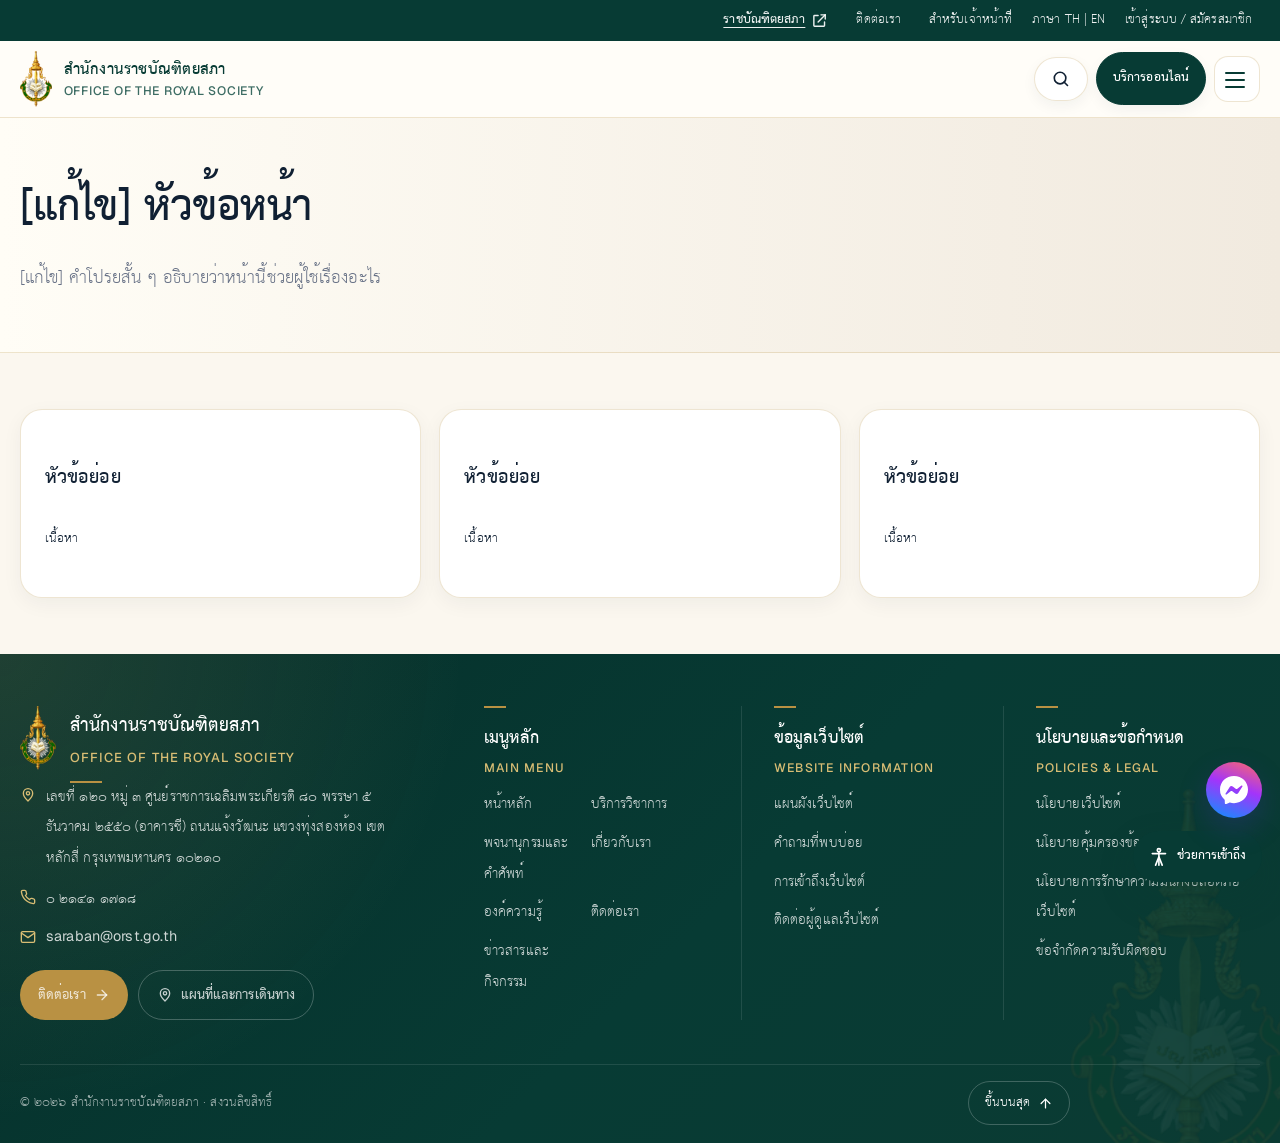
<file: _template-static.html>
<!-- =============================================================================
     _template-static.html — แม่แบบสำหรับหน้าที่เขียน HTML เองทั้งหมด
     ใช้เฉพาะหน้าที่มี layout พิเศษจน block library รองรับไม่ไหว (เช่น index.html)
     หน้าทั่วไปให้ใช้ _template.html ซึ่งดึงเนื้อหาจากไฟล์ JSON แทน
     ============================================================================= -->
<!DOCTYPE html>
<html lang="th">

<head>
  <meta charset="UTF-8">
  <meta name="viewport" content="width=device-width, initial-scale=1.0">
  <meta name="description" content="[แก้ไข] คำอธิบายหน้านี้ 1-2 ประโยค สำหรับ SEO">
  <title>[แก้ไข] ชื่อหน้า | สำนักงานราชบัณฑิตยสภา</title>

  <link rel="icon" href="assets/images/favicon.png" type="image/png">

  <!-- ลำดับ CSS สำคัญมาก ห้ามสลับ:
       1) base.css            ตัวแปรสี/reset/สไตล์พื้นฐาน
       2) pages/<ชื่อหน้า>.css  สไตล์เฉพาะหน้า (ลบบรรทัดนี้ได้ถ้าไม่ต้องใช้)
       3) components.css      สไตล์ header/footer ต้องอยู่ท้ายสุดเสมอ -->
  <!-- โหลดฟอนต์หลักก่อน CSS — กันหน้ากระพริบเป็นฟอนต์สำรอง (กว้างกว่า ทำให้เมนูล้น) -->
  <link rel="preload" href="assets/fonts/THSarabunNew-Regular.woff2" as="font" type="font/woff2" crossorigin>
  <link rel="preload" href="assets/fonts/THSarabunNew-Bold.woff2" as="font" type="font/woff2" crossorigin>
  <link rel="stylesheet" href="assets/css/base.css">
  <!-- <link rel="stylesheet" href="assets/css/pages/ชื่อหน้า.css"> -->
  <link rel="stylesheet" href="assets/css/components.css">
</head>

<!-- data-page ต้องตรงกับ key ตัวแรกใน navItems ของ assets/js/components.js
     เพื่อให้เมนูบนหัวเว็บไฮไลต์หน้าปัจจุบันถูกต้อง -->
<body data-page="[แก้ไข]">

  <!-- header ถูกสร้างโดย components.js — ห้ามเขียน header เองในหน้า -->
  <div id="app-header"></div>

  <main id="main-content">

    <section class="page-hero">
      <div class="container">
        <h1>[แก้ไข] หัวข้อหน้า</h1>
        <p>[แก้ไข] คำโปรยสั้น ๆ อธิบายว่าหน้านี้ช่วยผู้ใช้เรื่องอะไร</p>
      </div>
    </section>

    <section class="section">
      <div class="container grid-3">
        <article class="content-card">
          <h2>หัวข้อย่อย</h2>
          <p>เนื้อหา</p>
        </article>
        <article class="content-card">
          <h2>หัวข้อย่อย</h2>
          <p>เนื้อหา</p>
        </article>
        <article class="content-card">
          <h2>หัวข้อย่อย</h2>
          <p>เนื้อหา</p>
        </article>
      </div>
    </section>

  </main>

  <!-- footer ถูกสร้างโดย components.js -->
  <div id="app-footer"></div>

  <!-- components.js ต้องมาก่อนสคริปต์เฉพาะหน้าเสมอ -->
  <script src="assets/js/components.js"></script>
  <!-- <script src="assets/js/pages/ชื่อหน้า.js"></script> -->
</body>

</html>
</file>
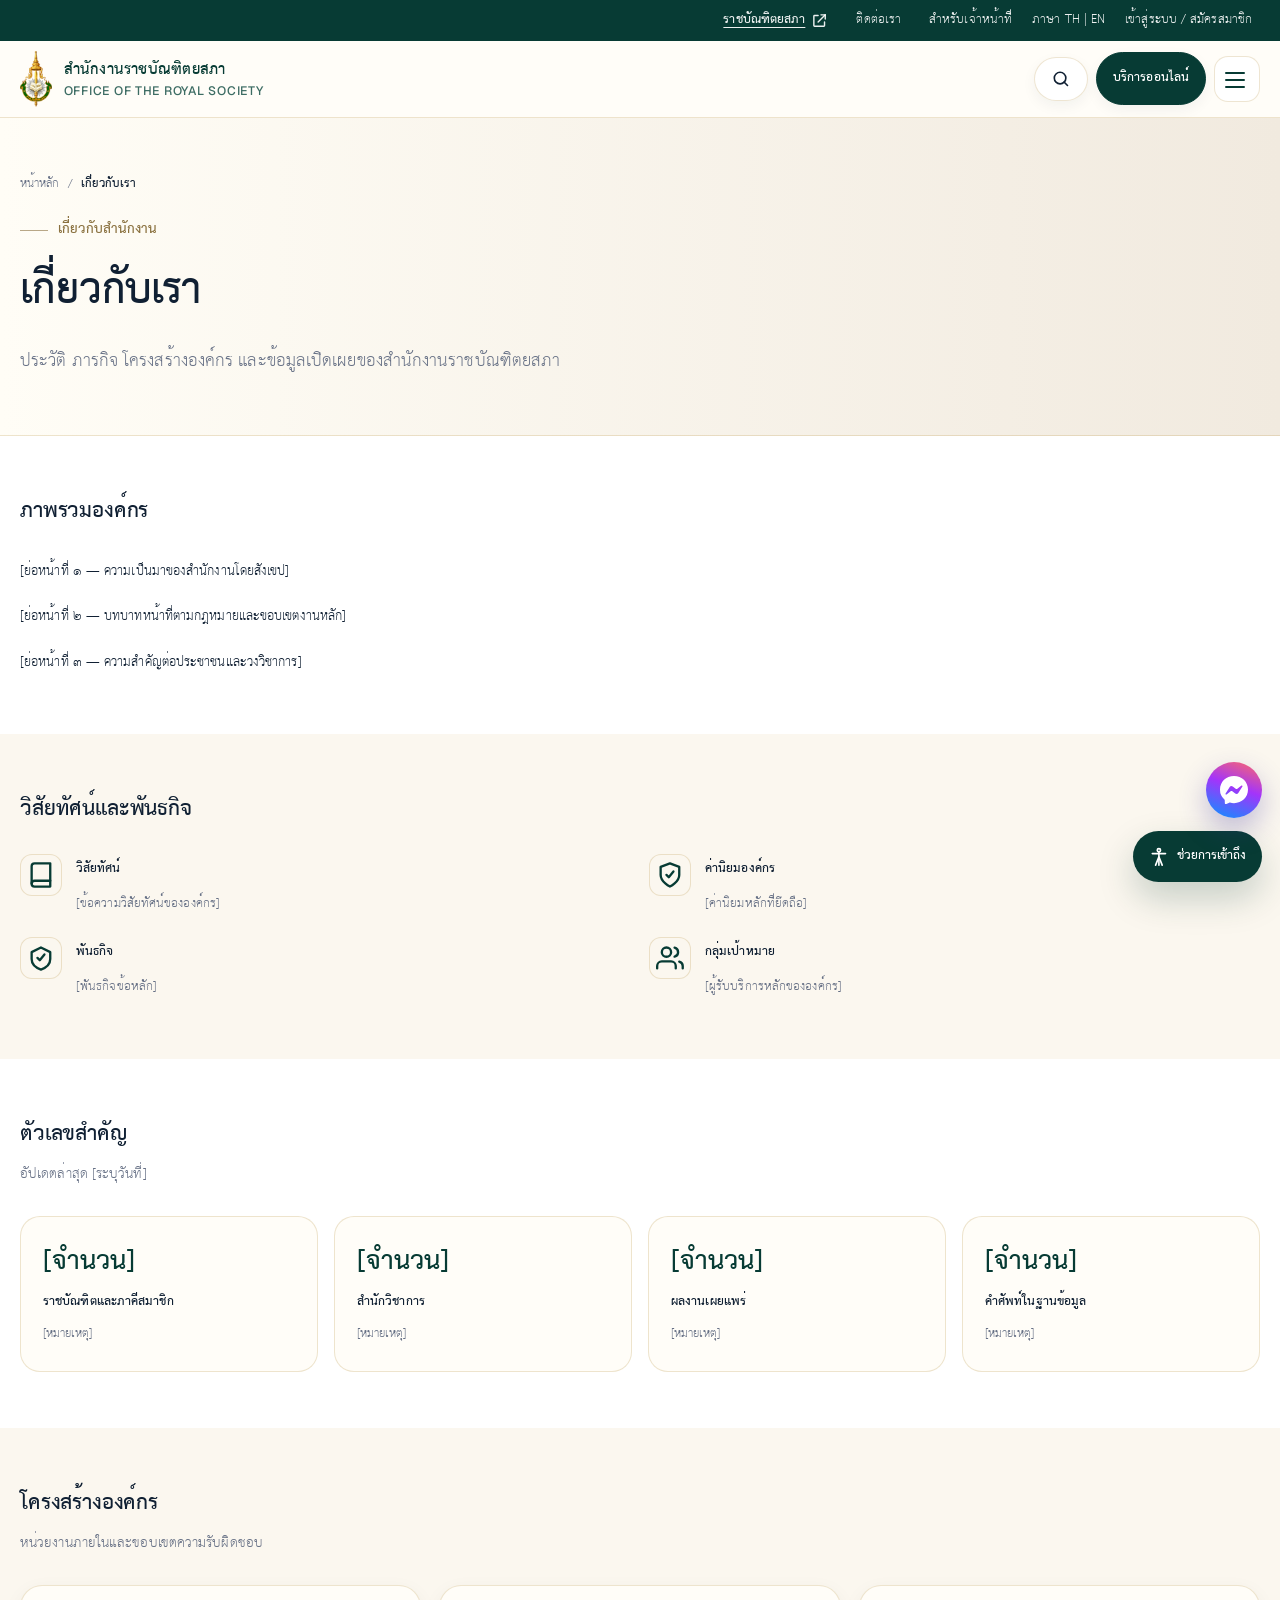
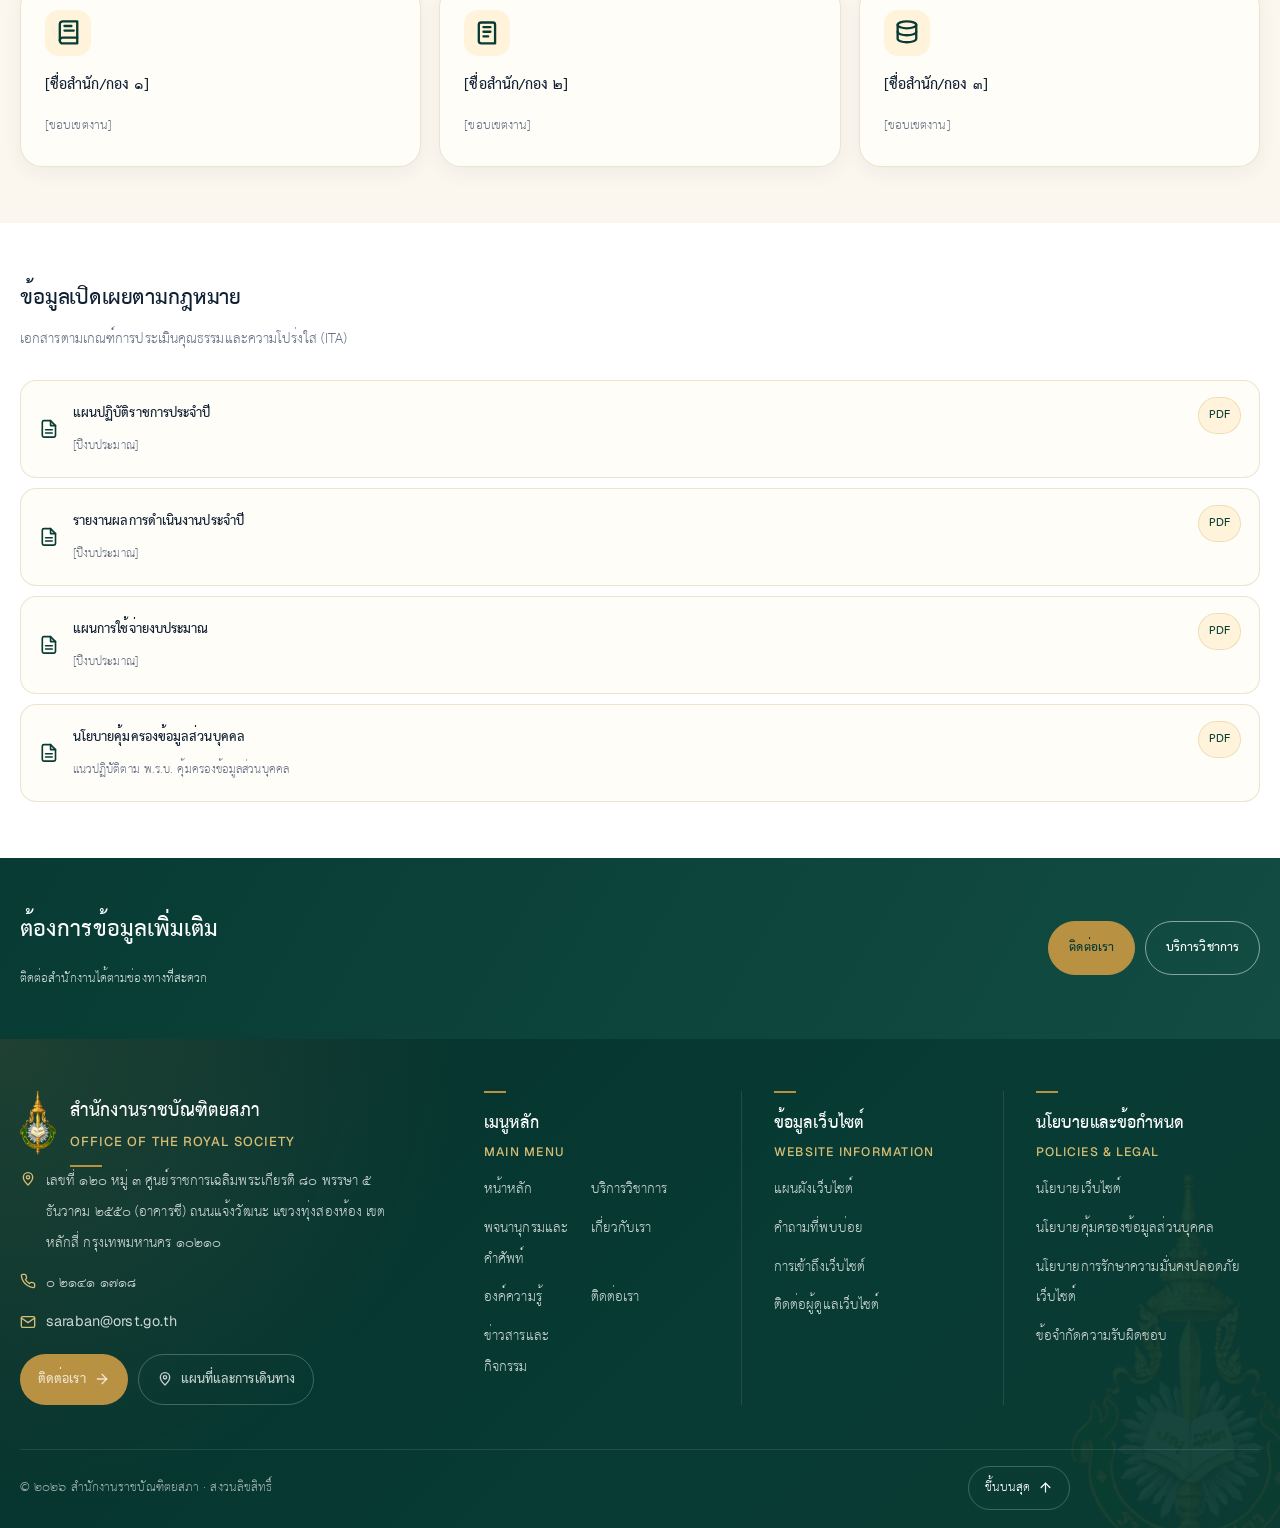
<file: about.html>
<!DOCTYPE html>
<html lang="th">

<head>
  <meta charset="UTF-8">
  <meta name="viewport" content="width=device-width, initial-scale=1.0">
  <meta name="description" content="ประวัติ ภารกิจ โครงสร้างองค์กร และข้อมูลเปิดเผยของสำนักงานราชบัณฑิตยสภา">
  <title>เกี่ยวกับเรา | สำนักงานราชบัณฑิตยสภา</title>

  <link rel="icon" href="assets/images/favicon.png" type="image/png">

  <!-- ลำดับ CSS ห้ามสลับ: base -> blocks -> (pages/xxx) -> components -->
  <!-- โหลดฟอนต์หลักก่อน CSS — กันหน้ากระพริบเป็นฟอนต์สำรอง (กว้างกว่า ทำให้เมนูล้น) -->
  <link rel="preload" href="assets/fonts/THSarabunNew-Regular.woff2" as="font" type="font/woff2" crossorigin>
  <link rel="preload" href="assets/fonts/THSarabunNew-Bold.woff2" as="font" type="font/woff2" crossorigin>
  <link rel="stylesheet" href="assets/css/base.css">
  <link rel="stylesheet" href="assets/css/blocks.css">
  <link rel="stylesheet" href="assets/css/components.css">
</head>

<body data-page="about">

  <div id="app-header"></div>

  <main id="main-content">
    <!-- เนื้อหาทั้งหมดของหน้านี้อยู่ในไฟล์ JSON ด้านล่าง — แก้เนื้อหาที่ไฟล์นั้นไฟล์เดียว -->
    <div id="app-content" data-content="content/pages/about.json"></div>
  </main>

  <div id="app-footer"></div>

  <script src="assets/js/components.js"></script>
  <script type="module" src="assets/js/page-runtime.js"></script>
</body>

</html>
</file>
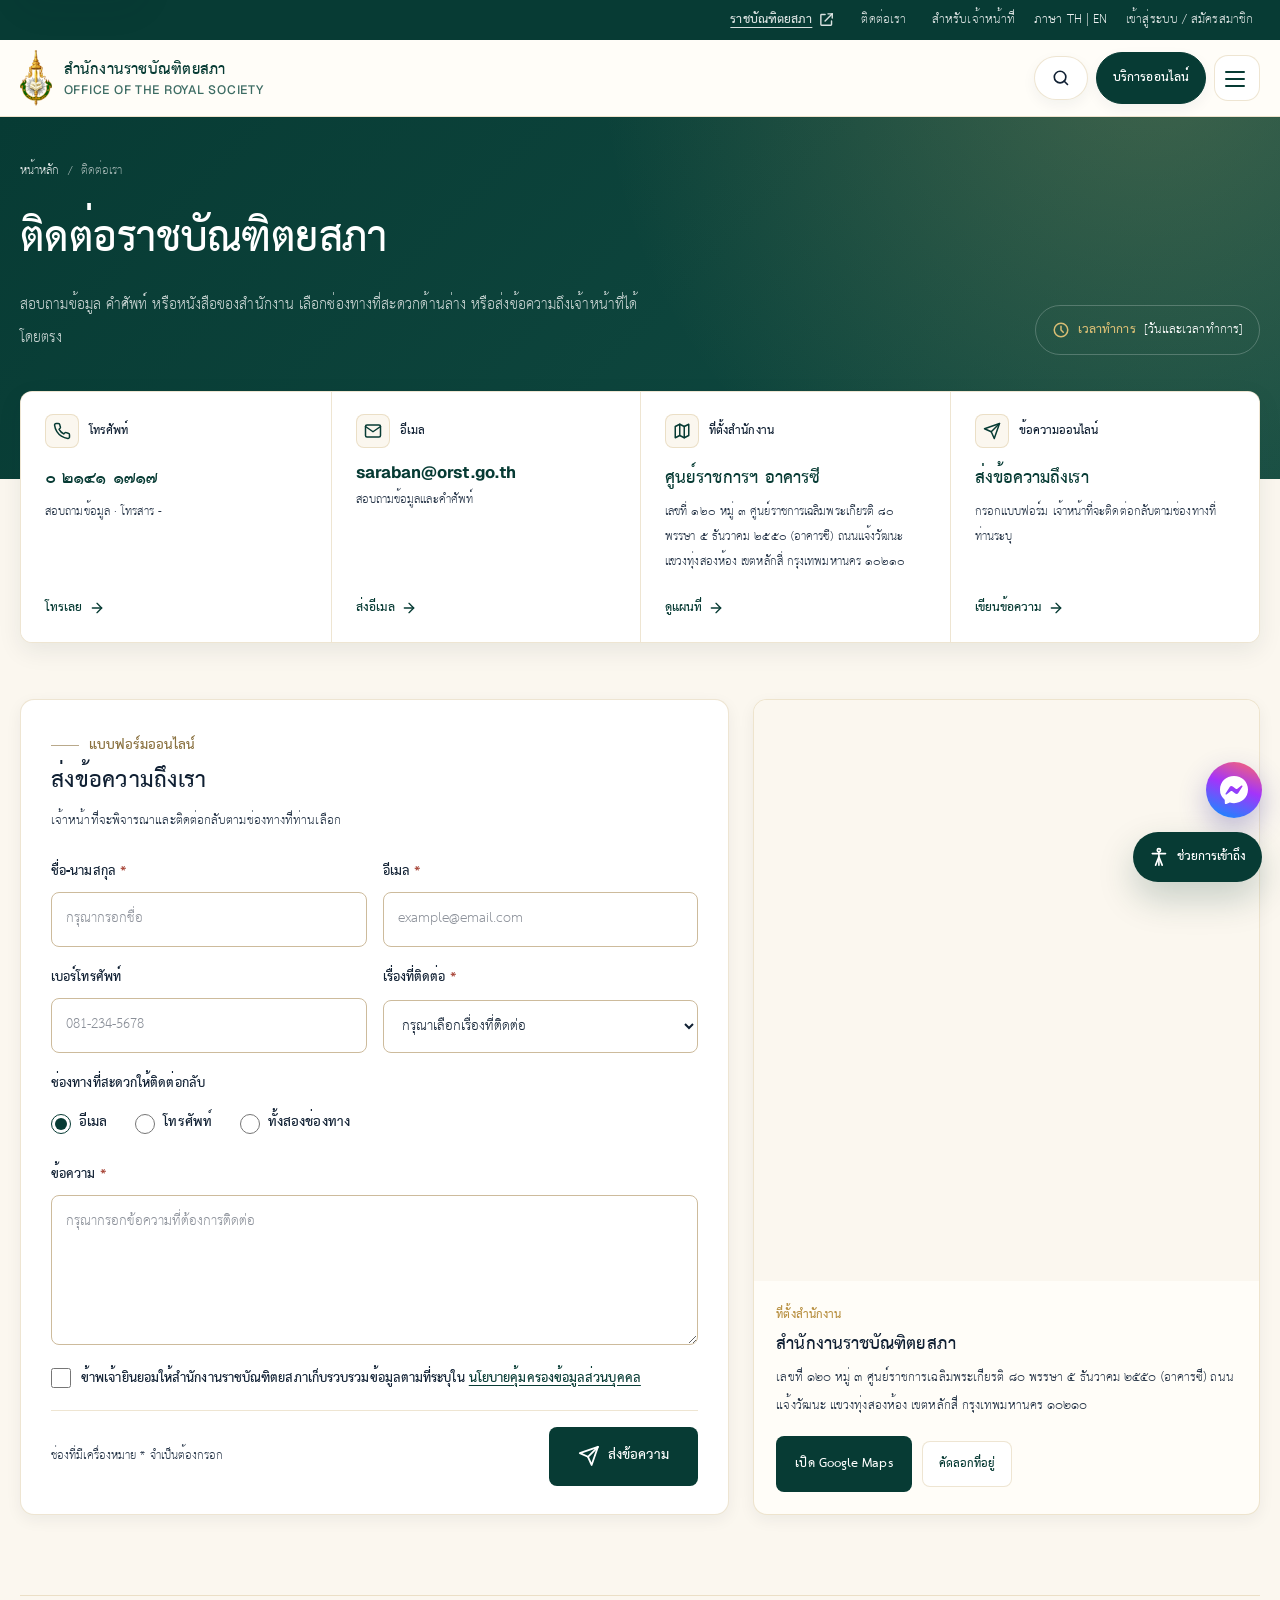
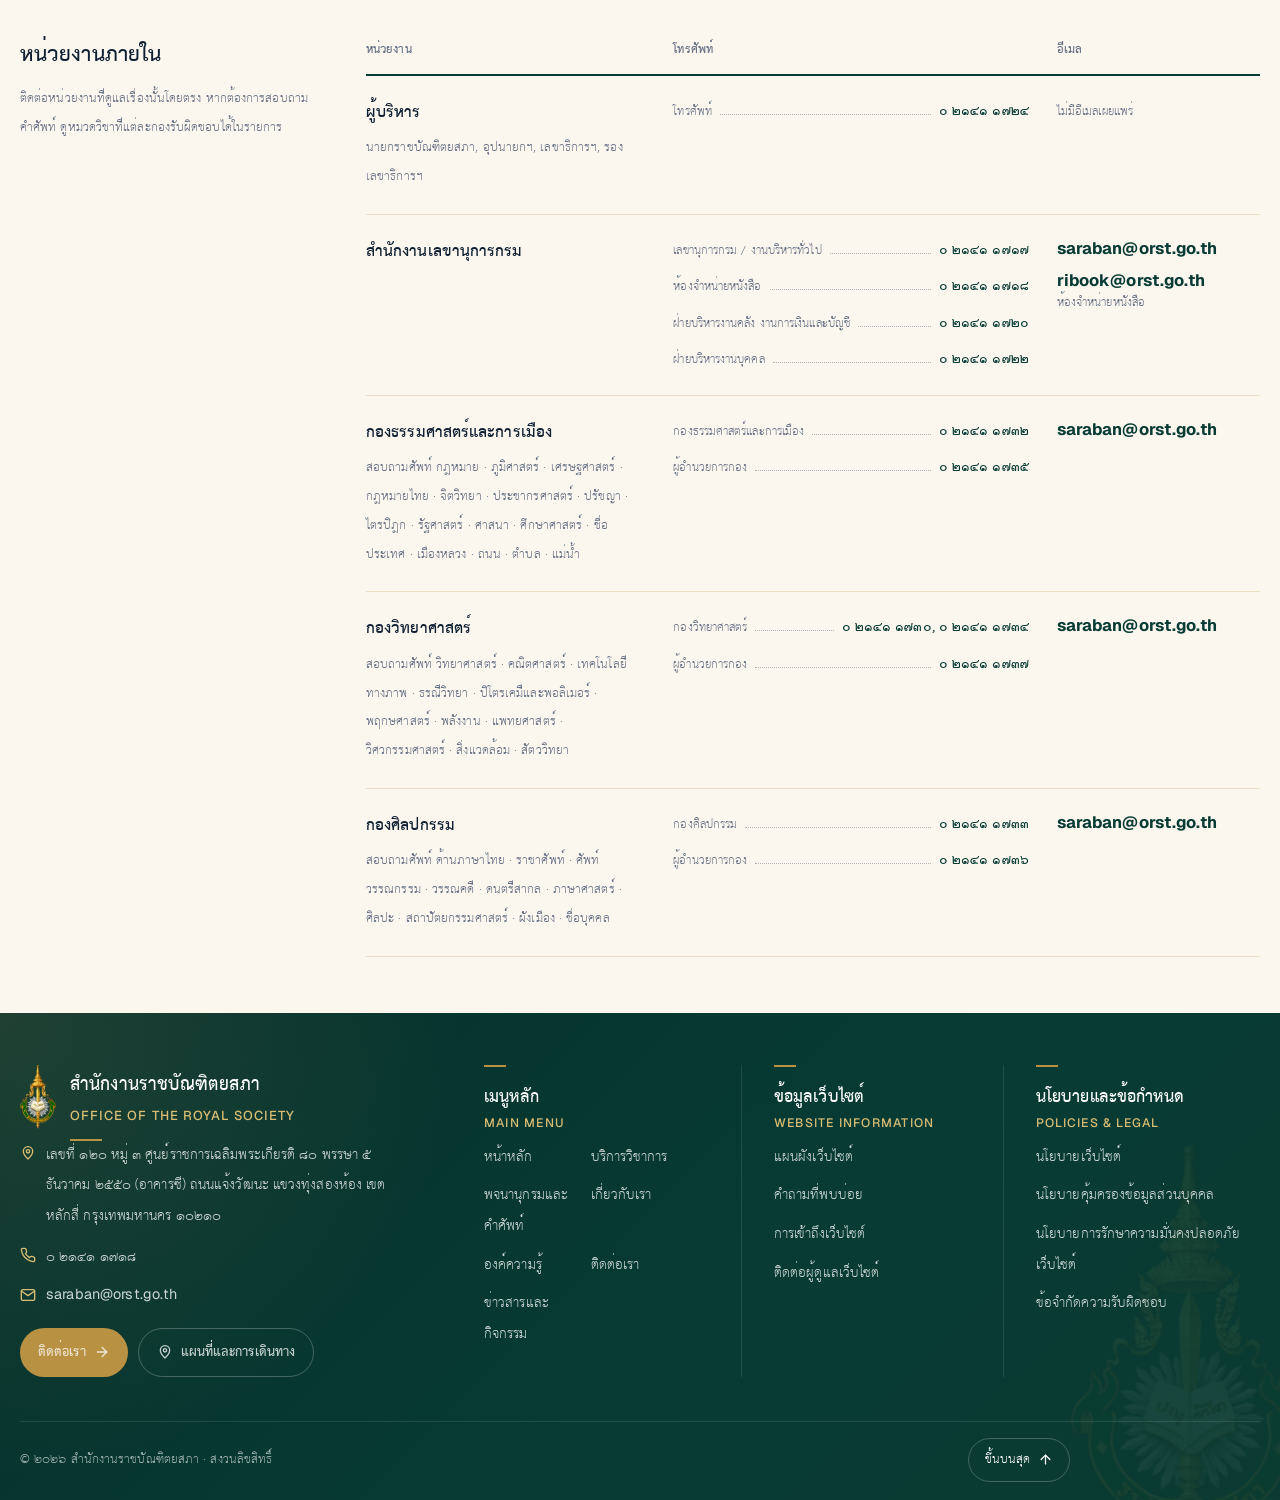
<file: contact.html>
<!DOCTYPE html>
<html lang="th">

<head>
  <meta charset="UTF-8" />
  <meta name="viewport" content="width=device-width, initial-scale=1.0" />
  <meta name="description"
    content="หน้าติดต่อสำนักงานราชบัณฑิตยสภา ออกแบบให้ใช้งานง่าย เข้าถึงข้อมูลติดต่อ แผนที่ และแบบฟอร์มได้ชัดเจน" />
  <title>ติดต่อเรา | สำนักงานราชบัณฑิตยสภา</title>
  <link rel="icon" href="assets/images/favicon.png" type="image/png">
  <!-- โหลดฟอนต์หลักก่อน CSS — กันหน้ากระพริบเป็นฟอนต์สำรอง (กว้างกว่า ทำให้เมนูล้น) -->
  <link rel="preload" href="assets/fonts/THSarabunNew-Regular.woff2" as="font" type="font/woff2" crossorigin>
  <link rel="preload" href="assets/fonts/THSarabunNew-Bold.woff2" as="font" type="font/woff2" crossorigin>
  <link rel="stylesheet" href="assets/css/base.css">

  <link rel="stylesheet" href="assets/css/pages/contact.css">
  <link rel="stylesheet" href="assets/css/components.css">
</head>

<body data-page="contact">
  <!-- ไอคอนเฉพาะหน้านี้ (ไอคอนทั่วไปอยู่ใน sprite กลางที่ assets/js/components.js) -->
  <svg aria-hidden="true" style="position:absolute;width:0;height:0;overflow:hidden">
    <symbol id="i-clock" viewBox="0 0 24 24">
      <circle cx="12" cy="12" r="9"></circle>
      <path d="M12 7v5l3 3"></path>
    </symbol>
    <symbol id="i-send" viewBox="0 0 24 24">
      <path d="m22 2-7 20-4-9-9-4Z"></path>
      <path d="M22 2 11 13"></path>
    </symbol>
    <symbol id="i-check" viewBox="0 0 24 24">
      <path d="m20 6-11 11-5-5"></path>
    </symbol>
  </svg>


  <div id="app-header"></div>

  <main id="main-content">
    <section class="contact-hero" aria-labelledby="page-title">
      <div class="container contact-hero-inner">
        <nav class="contact-crumb" aria-label="เส้นทางนำทาง">
          <a href="index.html">หน้าหลัก</a><span aria-hidden="true">/</span><span aria-current="page">ติดต่อเรา</span>
        </nav>
        <div class="contact-hero-text">
          <h1 id="page-title">ติดต่อราชบัณฑิตยสภา</h1>
          <p>สอบถามข้อมูล คำศัพท์ หรือหนังสือของสำนักงาน เลือกช่องทางที่สะดวกด้านล่าง หรือส่งข้อความถึงเจ้าหน้าที่ได้โดยตรง</p>
        </div>
        <p class="contact-hours"><svg class="icon" aria-hidden="true">
            <use href="#i-clock"></use>
          </svg><span>เวลาทำการ</span> [วันและเวลาทำการ]</p>
      </div>
    </section>

    <section class="contact-channels-wrap" aria-label="ช่องทางติดต่อ">
      <div class="container">
        <ul class="contact-channels">
          <li>
            <a class="channel" href="tel:021411717">
              <span class="channel-label"><svg class="icon" aria-hidden="true"><use href="#i-phone-call"></use></svg>โทรศัพท์</span>
              <strong class="channel-value">0 2141 1717</strong>
              <span class="channel-note">สอบถามข้อมูล · โทรสาร -</span>
              <span class="channel-go">โทรเลย <svg class="icon" aria-hidden="true"><use href="#i-arrow"></use></svg></span>
            </a>
          </li>
          <li>
            <a class="channel" href="mailto:saraban@orst.go.th">
              <span class="channel-label"><svg class="icon" aria-hidden="true"><use href="#i-mail"></use></svg>อีเมล</span>
              <strong class="channel-value" lang="en">saraban@orst.go.th</strong>
              <span class="channel-note">สอบถามข้อมูลและคำศัพท์</span>
              <span class="channel-go">ส่งอีเมล <svg class="icon" aria-hidden="true"><use href="#i-arrow"></use></svg></span>
            </a>
          </li>
          <li>
            <a class="channel" href="#map">
              <span class="channel-label"><svg class="icon" aria-hidden="true"><use href="#i-map"></use></svg>ที่ตั้งสำนักงาน</span>
              <strong class="channel-value">ศูนย์ราชการฯ อาคารซี</strong>
              <span class="channel-note">เลขที่ ๑๒๐ หมู่ ๓ ศูนย์ราชการเฉลิมพระเกียรติ ๘๐ พรรษา ๕ ธันวาคม ๒๕๕๐ (อาคารซี) ถนนแจ้งวัฒนะ แขวงทุ่งสองห้อง เขตหลักสี่ กรุงเทพมหานคร ๑๐๒๑๐</span>
              <span class="channel-go">ดูแผนที่ <svg class="icon" aria-hidden="true"><use href="#i-arrow"></use></svg></span>
            </a>
          </li>
          <li>
            <a class="channel channel--primary" href="#contact-form">
              <span class="channel-label"><svg class="icon" aria-hidden="true"><use href="#i-send"></use></svg>ข้อความออนไลน์</span>
              <strong class="channel-value">ส่งข้อความถึงเรา</strong>
              <span class="channel-note">กรอกแบบฟอร์ม เจ้าหน้าที่จะติดต่อกลับตามช่องทางที่ท่านระบุ</span>
              <span class="channel-go">เขียนข้อความ <svg class="icon" aria-hidden="true"><use href="#i-arrow"></use></svg></span>
            </a>
          </li>
        </ul>
      </div>
    </section>

    <section class="section">
      <div class="container contact-grid">
        <section class="contact-form-panel reveal" id="contact-form" aria-labelledby="form-title">
          <span class="section-kicker">แบบฟอร์มออนไลน์</span>
          <h2 id="form-title">ส่งข้อความถึงเรา</h2>
          <p class="form-intro">เจ้าหน้าที่จะพิจารณาและติดต่อกลับตามช่องทางที่ท่านเลือก</p>

          <form id="message-form">
            <div class="form-grid">
              <div class="field">
                <label for="name">ชื่อ-นามสกุล <span class="required">*</span></label>
                <input id="name" name="name" type="text" placeholder="กรุณากรอกชื่อ" required>
              </div>
              <div class="field">
                <label for="contact-email">อีเมล <span class="required">*</span></label>
                <input id="contact-email" name="email" type="email" placeholder="example@email.com" required>
              </div>
              <div class="field">
                <label for="contact-phone">เบอร์โทรศัพท์</label>
                <input id="contact-phone" name="phone" type="tel" placeholder="081-234-5678">
              </div>
              <div class="field">
                <label for="contact-subject">เรื่องที่ติดต่อ <span class="required">*</span></label>
                <select id="contact-subject" name="subject" required>
                  <option value="">กรุณาเลือกเรื่องที่ติดต่อ</option>
                  <option value="general">สอบถามข้อมูลทั่วไป</option>
                  <option value="service">สอบถามการให้บริการ</option>
                  <option value="website">แจ้งปัญหาเว็บไซต์</option>
                  <option value="cooperation">ติดต่อเพื่อความร่วมมือ</option>
                  <option value="other">อื่น ๆ</option>
                </select>
              </div>
              <fieldset class="field full contact-reply">
                <legend>ช่องทางที่สะดวกให้ติดต่อกลับ</legend>
                <div class="contact-choice">
                  <label><input type="radio" name="reply" value="email" checked> อีเมล</label>
                  <label><input type="radio" name="reply" value="phone"> โทรศัพท์</label>
                  <label><input type="radio" name="reply" value="both"> ทั้งสองช่องทาง</label>
                </div>
              </fieldset>
              <div class="field full">
                <label for="message">ข้อความ <span class="required">*</span></label>
                <textarea id="message" name="message" placeholder="กรุณากรอกข้อความที่ต้องการติดต่อ"
                  required></textarea>
              </div>
            </div>

            <label class="privacy-check">
              <input type="checkbox" required>
              <span>ข้าพเจ้ายินยอมให้สำนักงานราชบัณฑิตยสภาเก็บรวบรวมข้อมูลตามที่ระบุใน <a
                  href="/privacy">นโยบายคุ้มครองข้อมูลส่วนบุคคล</a></span>
            </label>

            <div class="form-actions">
              <span class="form-note">ช่องที่มีเครื่องหมาย * จำเป็นต้องกรอก</span>
              <button class="btn" type="submit"><svg class="icon">
                  <use href="#i-send"></use>
                </svg> ส่งข้อความ</button>
            </div>
          </form>
        </section>

        <aside class="map-card reveal" id="map" aria-labelledby="map-title">
          <div class="map-frame">
            <iframe title="แผนที่สำนักงานราชบัณฑิตยสภา"
              src="https://www.google.com/maps/embed?pb=!1m18!1m12!1m3!1d3873.302979479299!2d100.56415747941041!3d13.88082335957035!2m3!1f0!2f0!3f0!3m2!1i1024!2i768!4f13.1!3m3!1m2!1s0x30e283006010fe1d%3A0x5dc8817a2239cade!2z4Liq4Liz4LiZ4Lix4LiB4LiH4Liy4LiZ4Lij4Liy4LiK4Lia4Lix4LiT4LiR4Li04LiV4Lii4Liq4Lig4LiyIOC4qOC4ueC4meC4ouC5jOC4o-C4suC4iuC4geC4suC4o-C5geC4iOC5ieC4h-C4p-C4seC4kuC4meC4sA!5e0!3m2!1sth!2sth!4v1736823231720!5m2!1sth!2sth"
              loading="lazy" referrerpolicy="no-referrer-when-downgrade" allowfullscreen></iframe>
          </div>
          <div class="map-body">
            <span class="map-label">ที่ตั้งสำนักงาน</span>
            <h2 id="map-title">สำนักงานราชบัณฑิตยสภา</h2>
            <p>เลขที่ ๑๒๐ หมู่ ๓ ศูนย์ราชการเฉลิมพระเกียรติ ๘๐ พรรษา ๕ ธันวาคม ๒๕๕๐ (อาคารซี) ถนนแจ้งวัฒนะ แขวงทุ่งสองห้อง เขตหลักสี่ กรุงเทพมหานคร ๑๐๒๑๐</p>
            <div class="map-actions">
              <a class="btn" href="https://maps.google.com/?cid=6757793602429635294" target="_blank" rel="noopener">เปิด Google Maps</a>
              <button class="mini-action" type="button"
                data-copy="สำนักงานราชบัณฑิตยสภา เลขที่ ๑๒๐ หมู่ ๓ ศูนย์ราชการเฉลิมพระเกียรติ ๘๐ พรรษา ๕ ธันวาคม ๒๕๕๐ (อาคารซี) ถนนแจ้งวัฒนะ แขวงทุ่งสองห้อง เขตหลักสี่ กรุงเทพมหานคร ๑๐๒๑๐">คัดลอกที่อยู่</button>
            </div>
          </div>
        </aside>
      </div>
    </section>

    <section class="section directory-section" aria-labelledby="directory-title">
      <div class="container directory">
        <header class="directory-intro">
          <h2 id="directory-title">หน่วยงานภายใน</h2>
          <p>ติดต่อหน่วยงานที่ดูแลเรื่องนั้นโดยตรง หากต้องการสอบถามคำศัพท์ ดูหมวดวิชาที่แต่ละกองรับผิดชอบได้ในรายการ</p>
        </header>
        <div class="directory-list">
          <div class="dir-head" aria-hidden="true"><span>หน่วยงาน</span><span>โทรศัพท์</span><span>อีเมล</span></div>
          <article class="dir-row">
            <div class="dir-unit">
              <h3>ผู้บริหาร</h3>
              <p>นายกราชบัณฑิตยสภา, อุปนายกฯ, เลขาธิการฯ, รองเลขาธิการฯ</p>
            </div>
            <ul class="dir-phones" aria-label="โทรศัพท์">
              <li><span class="dir-num"><a href="tel:021411724">0 2141 1724</a></span><span class="dir-label">โทรศัพท์</span></li>
            </ul>
            <p class="dir-mails dir-none">ไม่มีอีเมลเผยแพร่</p>
          </article>
          <article class="dir-row">
            <div class="dir-unit">
              <h3>สำนักงานเลขานุการกรม</h3>
            </div>
            <ul class="dir-phones" aria-label="โทรศัพท์">
              <li><span class="dir-num"><a href="tel:021411717">0 2141 1717</a></span><span class="dir-label">เลขานุการกรม / งานบริหารทั่วไป</span></li>
              <li><span class="dir-num"><a href="tel:021411718">0 2141 1718</a></span><span class="dir-label">ห้องจำหน่ายหนังสือ</span></li>
              <li><span class="dir-num"><a href="tel:021411720">0 2141 1720</a></span><span class="dir-label">ฝ่ายบริหารงานคลัง งานการเงินและบัญชี</span></li>
              <li><span class="dir-num"><a href="tel:021411722">0 2141 1722</a></span><span class="dir-label">ฝ่ายบริหารงานบุคคล</span></li>
            </ul>
            <ul class="dir-mails" aria-label="อีเมล">
              <li><a href="mailto:saraban@orst.go.th" lang="en">saraban@orst.go.th</a></li>
              <li><a href="mailto:ribook@orst.go.th" lang="en">ribook@orst.go.th</a><span class="dir-label">ห้องจำหน่ายหนังสือ</span></li>
            </ul>
          </article>
          <article class="dir-row">
            <div class="dir-unit">
              <h3>กองธรรมศาสตร์และการเมือง</h3>
              <p>สอบถามศัพท์ กฎหมาย · ภูมิศาสตร์ · เศรษฐศาสตร์ · กฎหมายไทย · จิตวิทยา · ประชากรศาสตร์ · ปรัชญา · ไตรปิฎก · รัฐศาสตร์ · ศาสนา · ศึกษาศาสตร์ · ชื่อประเทศ · เมืองหลวง · ถนน · ตำบล · แม่น้ำ</p>
            </div>
            <ul class="dir-phones" aria-label="โทรศัพท์">
              <li><span class="dir-num"><a href="tel:021411732">0 2141 1732</a></span><span class="dir-label">กองธรรมศาสตร์และการเมือง</span></li>
              <li><span class="dir-num"><a href="tel:021411735">0 2141 1735</a></span><span class="dir-label">ผู้อำนวยการกอง</span></li>
            </ul>
            <ul class="dir-mails" aria-label="อีเมล">
              <li><a href="mailto:saraban@orst.go.th" lang="en">saraban@orst.go.th</a></li>
            </ul>
          </article>
          <article class="dir-row">
            <div class="dir-unit">
              <h3>กองวิทยาศาสตร์</h3>
              <p>สอบถามศัพท์ วิทยาศาสตร์ · คณิตศาสตร์ · เทคโนโลยีทางภาพ · ธรณีวิทยา · ปิโตรเคมีและพอลิเมอร์ · พฤกษศาสตร์ · พลังงาน · แพทยศาสตร์ · วิศวกรรมศาสตร์ · สิ่งแวดล้อม · สัตววิทยา</p>
            </div>
            <ul class="dir-phones" aria-label="โทรศัพท์">
              <li><span class="dir-num"><a href="tel:021411730">0 2141 1730</a>, <a href="tel:021411734">0 2141 1734</a></span><span class="dir-label">กองวิทยาศาสตร์</span></li>
              <li><span class="dir-num"><a href="tel:021411737">0 2141 1737</a></span><span class="dir-label">ผู้อำนวยการกอง</span></li>
            </ul>
            <ul class="dir-mails" aria-label="อีเมล">
              <li><a href="mailto:saraban@orst.go.th" lang="en">saraban@orst.go.th</a></li>
            </ul>
          </article>
          <article class="dir-row">
            <div class="dir-unit">
              <h3>กองศิลปกรรม</h3>
              <p>สอบถามศัพท์ ด้านภาษาไทย · ราชาศัพท์ · ศัพท์วรรณกรรม · วรรณคดี · ดนตรีสากล · ภาษาศาสตร์ · ศิลปะ · สถาปัตยกรรมศาสตร์ · ผังเมือง · ชื่อบุคคล</p>
            </div>
            <ul class="dir-phones" aria-label="โทรศัพท์">
              <li><span class="dir-num"><a href="tel:021411733">0 2141 1733</a></span><span class="dir-label">กองศิลปกรรม</span></li>
              <li><span class="dir-num"><a href="tel:021411736">0 2141 1736</a></span><span class="dir-label">ผู้อำนวยการกอง</span></li>
            </ul>
            <ul class="dir-mails" aria-label="อีเมล">
              <li><a href="mailto:saraban@orst.go.th" lang="en">saraban@orst.go.th</a></li>
            </ul>
          </article>
        </div>
      </div>
    </section>
  </main>

  <div id="app-footer"></div>

  <div class="toast" id="toast" role="status" aria-live="polite">คัดลอกแล้ว</div>


  <script src="assets/js/components.js"></script>
  <script src="assets/js/pages/contact.js"></script>
</body>

</html>
</file>
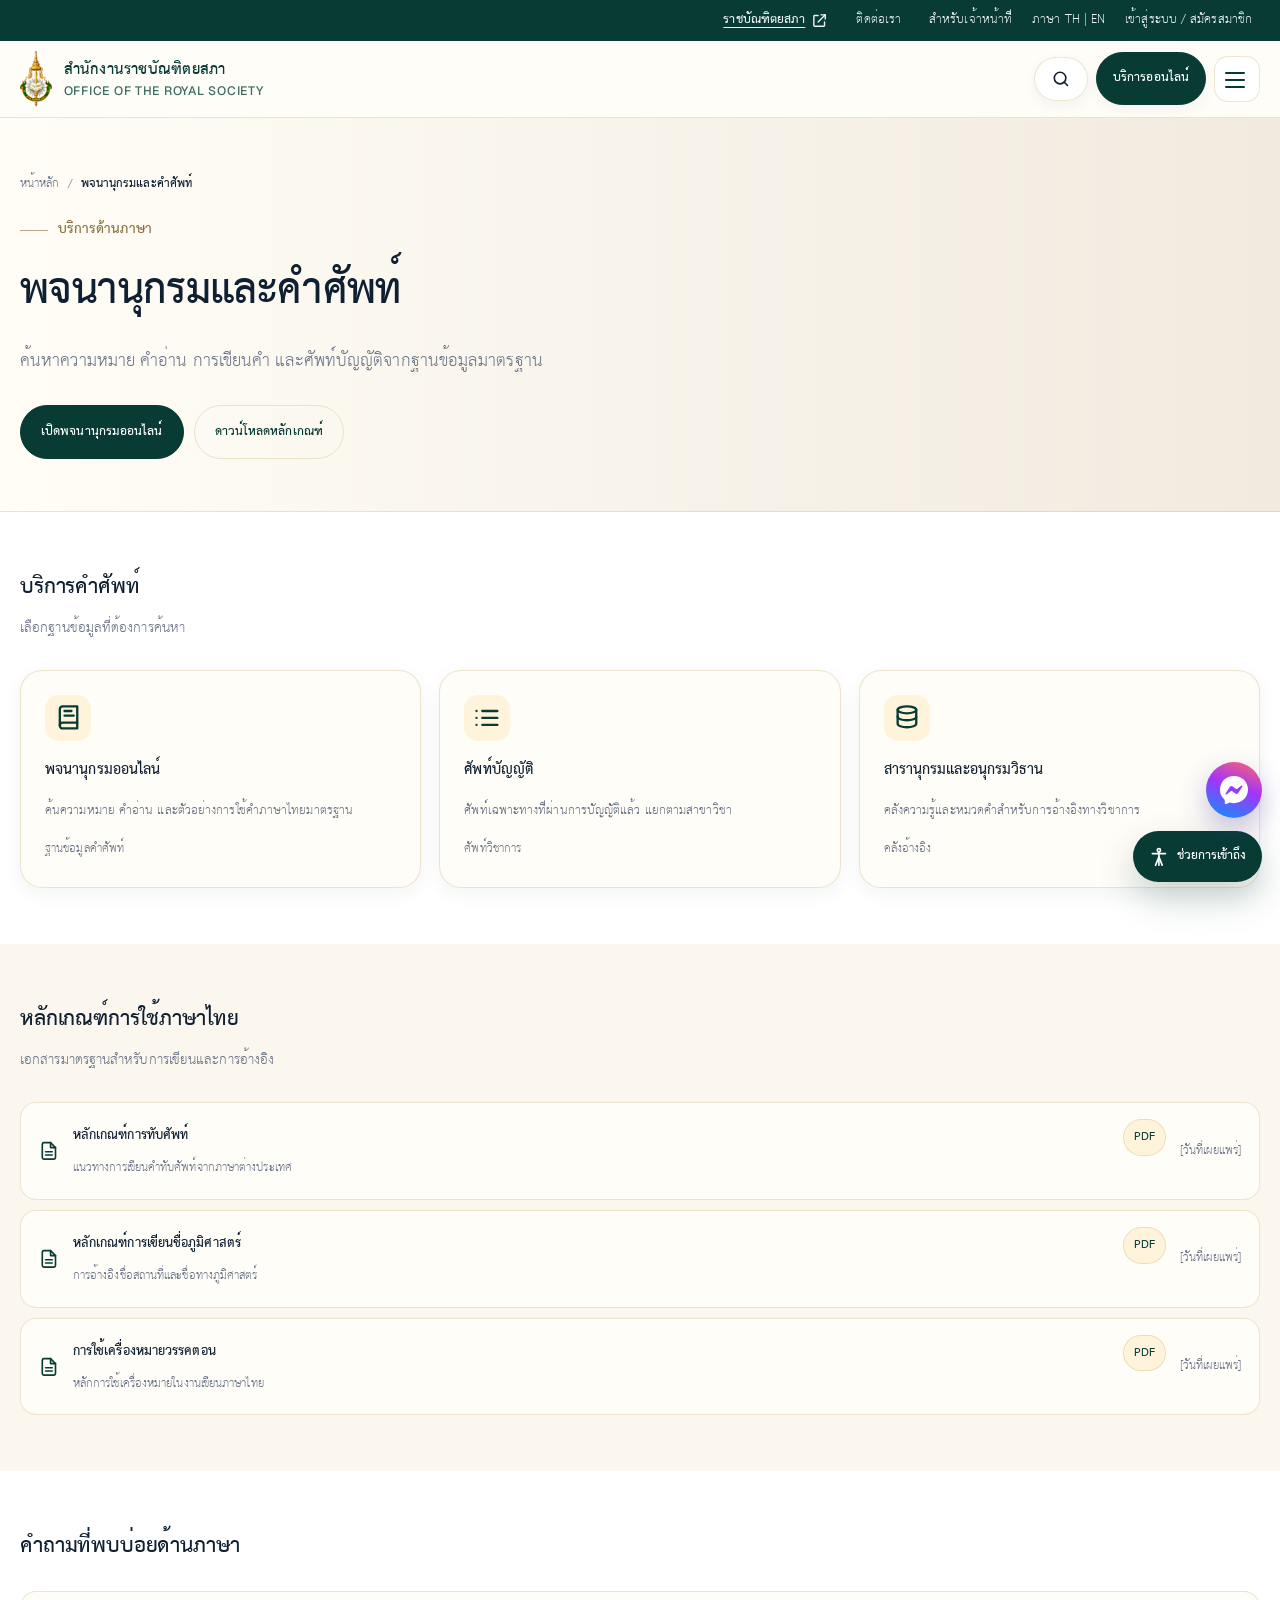
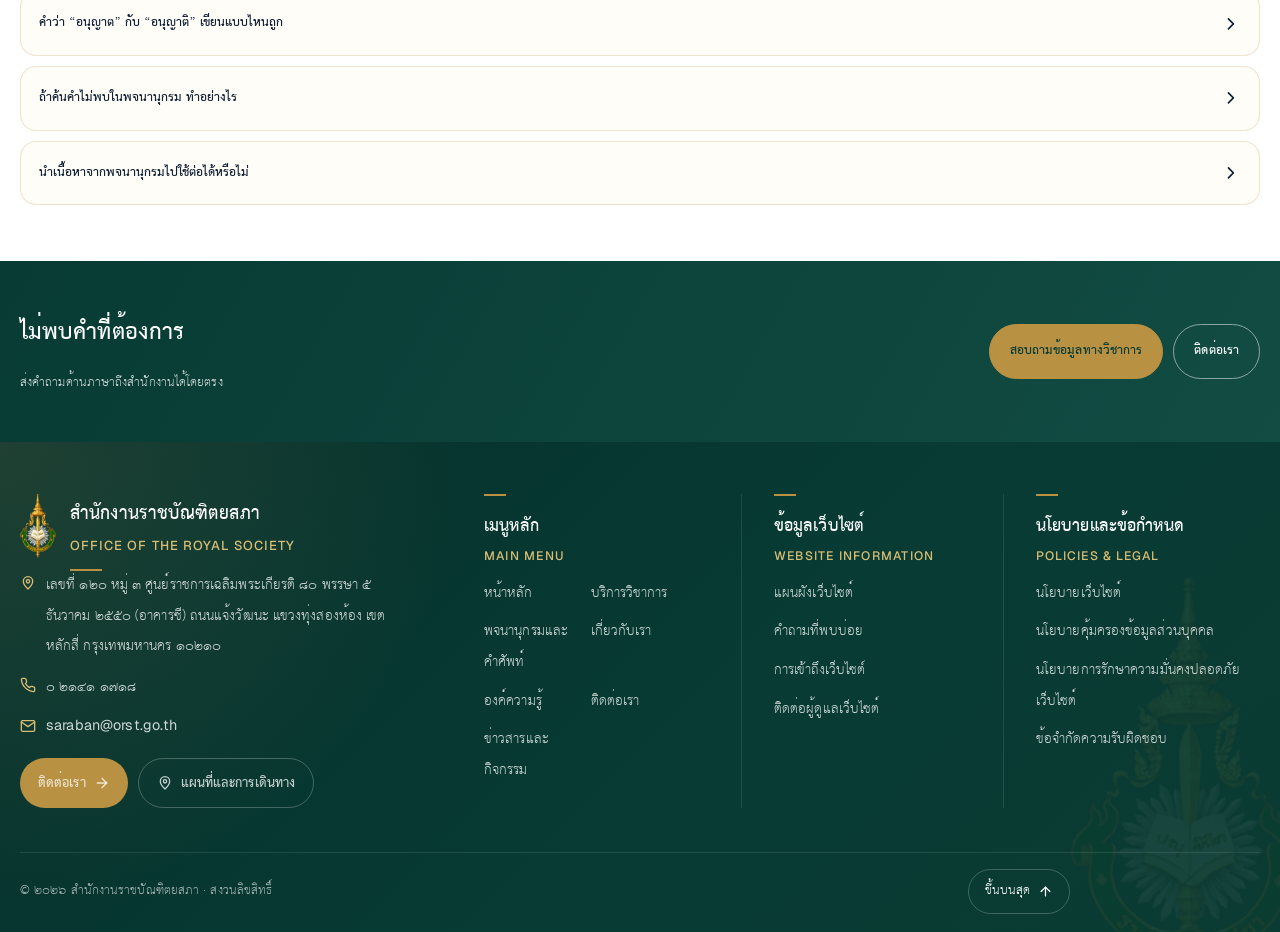
<file: dictionary.html>
<!DOCTYPE html>
<html lang="th">

<head>
  <meta charset="UTF-8">
  <meta name="viewport" content="width=device-width, initial-scale=1.0">
  <meta name="description" content="ค้นหาความหมาย คำอ่าน การเขียนคำ และศัพท์บัญญัติจากฐานข้อมูลมาตรฐาน">
  <title>พจนานุกรมและคำศัพท์ | สำนักงานราชบัณฑิตยสภา</title>

  <link rel="icon" href="assets/images/favicon.png" type="image/png">

  <!-- ลำดับ CSS ห้ามสลับ: base -> blocks -> (pages/xxx) -> components -->
  <!-- โหลดฟอนต์หลักก่อน CSS — กันหน้ากระพริบเป็นฟอนต์สำรอง (กว้างกว่า ทำให้เมนูล้น) -->
  <link rel="preload" href="assets/fonts/THSarabunNew-Regular.woff2" as="font" type="font/woff2" crossorigin>
  <link rel="preload" href="assets/fonts/THSarabunNew-Bold.woff2" as="font" type="font/woff2" crossorigin>
  <link rel="stylesheet" href="assets/css/base.css">
  <link rel="stylesheet" href="assets/css/blocks.css">
  <link rel="stylesheet" href="assets/css/components.css">
</head>

<body data-page="dictionary">

  <div id="app-header"></div>

  <main id="main-content">
    <!-- เนื้อหาทั้งหมดของหน้านี้อยู่ในไฟล์ JSON ด้านล่าง — แก้เนื้อหาที่ไฟล์นั้นไฟล์เดียว -->
    <div id="app-content" data-content="content/pages/dictionary.json"></div>
  </main>

  <div id="app-footer"></div>

  <script src="assets/js/components.js"></script>
  <script type="module" src="assets/js/page-runtime.js"></script>
</body>

</html>
</file>
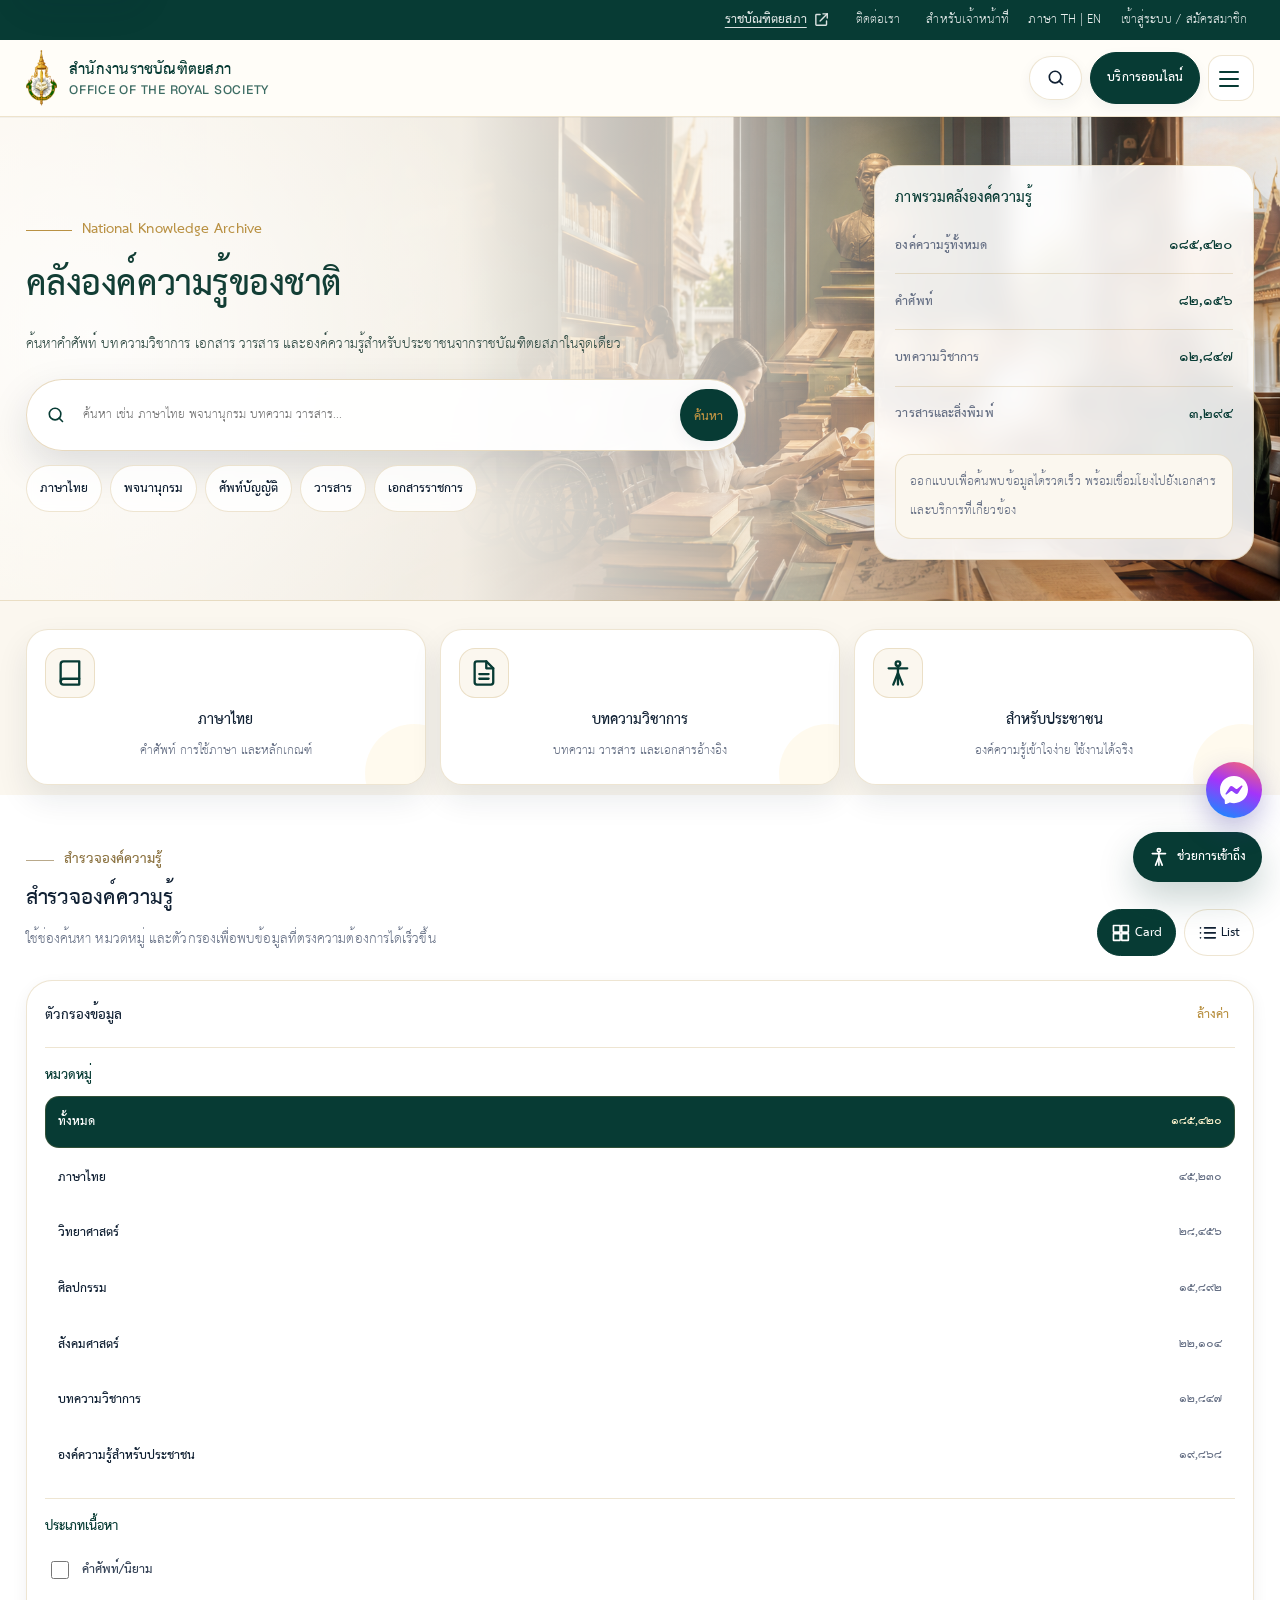
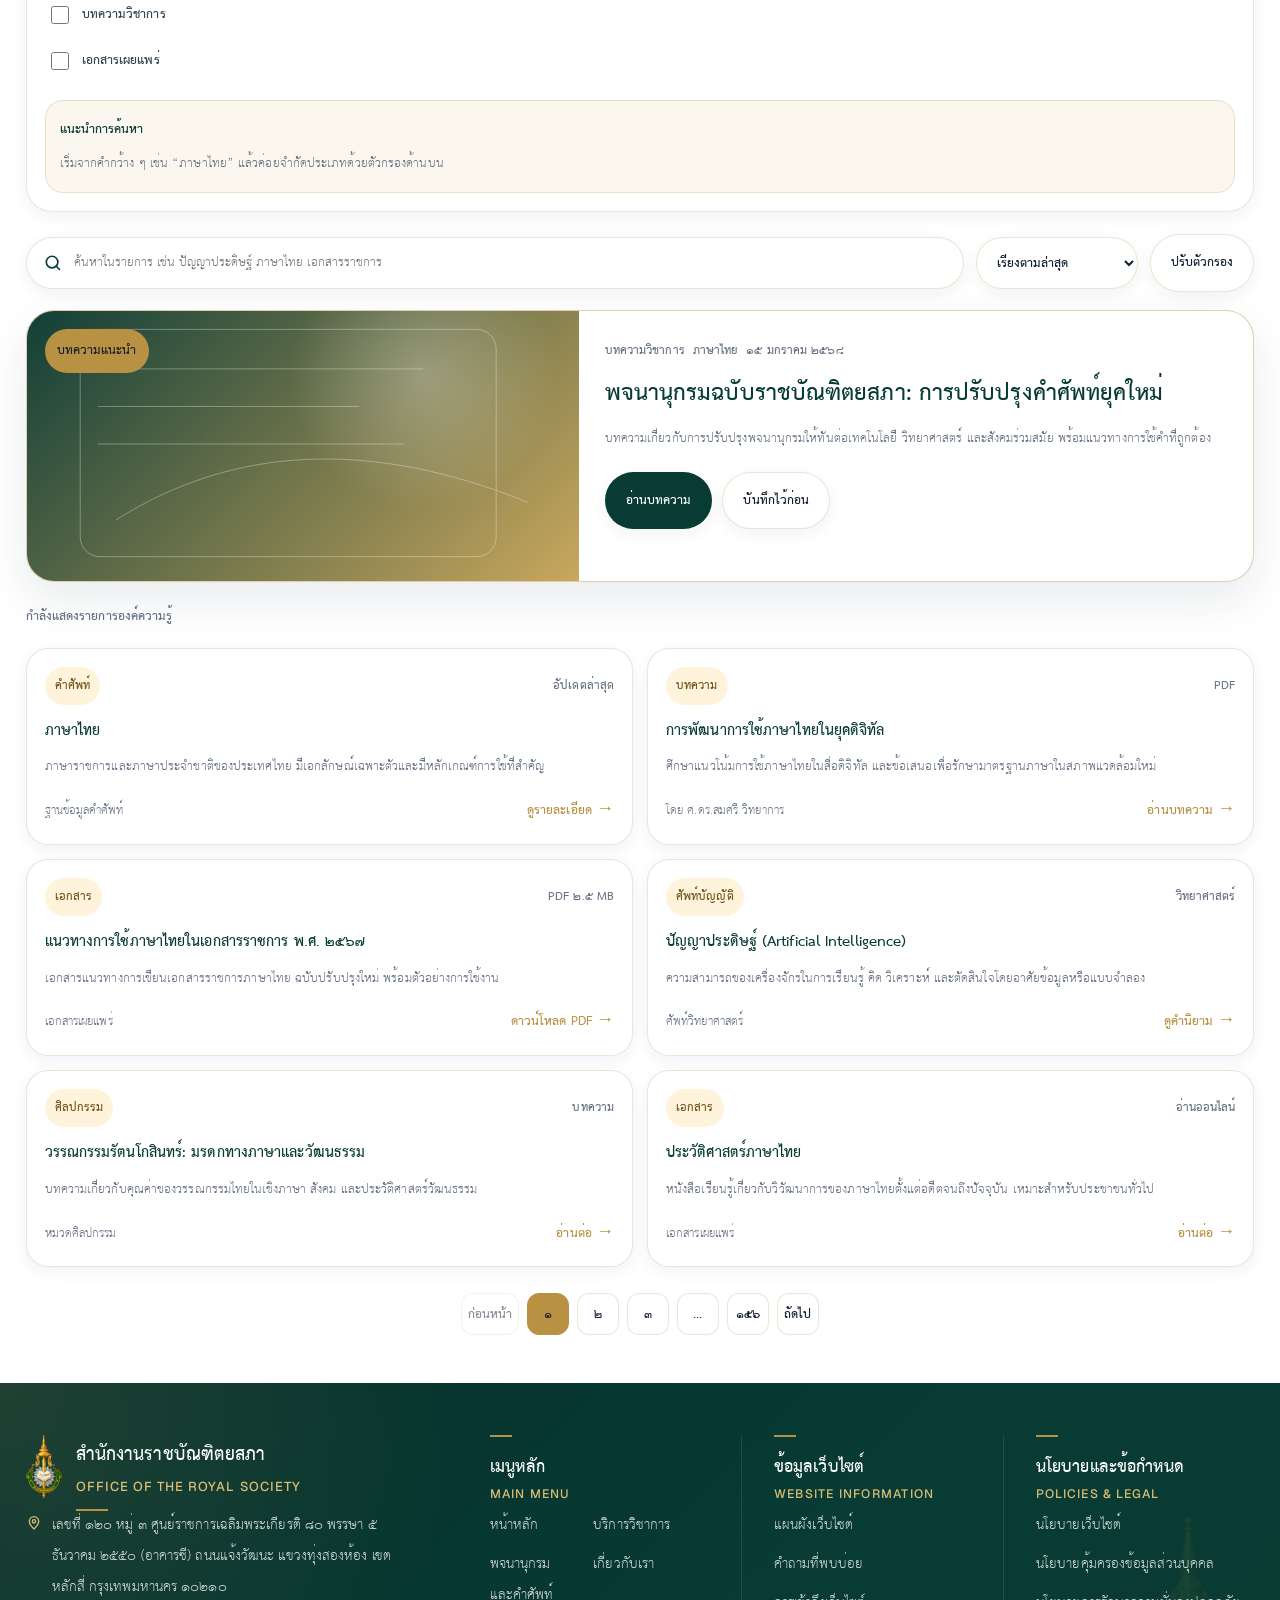
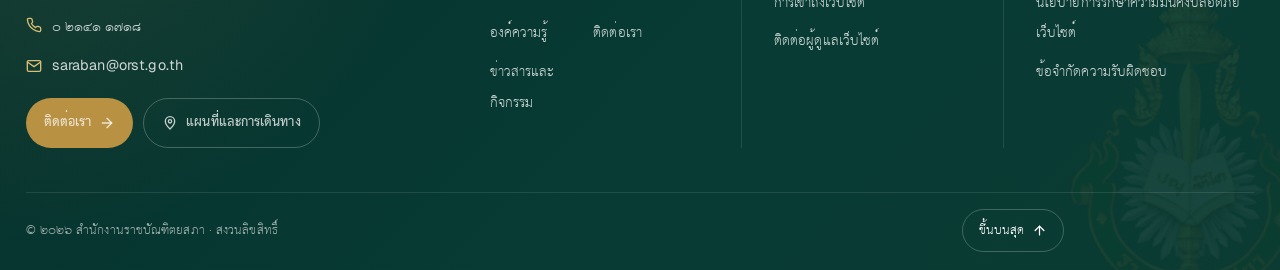
<file: knowledge.html>
<!DOCTYPE html>
<html lang="th">

<head>
    <meta charset="utf-8" />
    <meta name="viewport" content="width=device-width, initial-scale=1.0" />
    <title>คลังองค์ความรู้ | สำนักงานราชบัณฑิตยสภา</title>
    <meta name="description"
        content="คลังองค์ความรู้ของสำนักงานราชบัณฑิตยสภา ค้นหาคำศัพท์ บทความ เอกสาร วารสาร และองค์ความรู้สำหรับประชาชน" />
    <link rel="icon" href="assets/images/favicon.png" type="image/png">
    <!-- โหลดฟอนต์หลักก่อน CSS — กันหน้ากระพริบเป็นฟอนต์สำรอง (กว้างกว่า ทำให้เมนูล้น) -->
    <link rel="preload" href="assets/fonts/THSarabunNew-Regular.woff2" as="font" type="font/woff2" crossorigin>
    <link rel="preload" href="assets/fonts/THSarabunNew-Bold.woff2" as="font" type="font/woff2" crossorigin>
    <link rel="stylesheet" href="assets/css/base.css">
  <link rel="stylesheet" href="assets/css/pages/knowledge.css">
  <link rel="stylesheet" href="assets/css/components.css">
</head>

<body data-page="knowledge">
    <!-- ไอคอนเฉพาะหน้านี้ (ไอคอนทั่วไปอยู่ใน sprite กลางที่ assets/js/components.js) -->
    <svg aria-hidden="true" style="position:absolute;width:0;height:0;overflow:hidden">
        <symbol id="i-grid" viewBox="0 0 24 24">
            <path d="M3 3h8v8H3z"></path>
            <path d="M13 3h8v8h-8z"></path>
            <path d="M3 13h8v8H3z"></path>
            <path d="M13 13h8v8h-8z"></path>
        </symbol>
        <symbol id="i-list" viewBox="0 0 24 24">
            <path d="M8 6h13"></path>
            <path d="M8 12h13"></path>
            <path d="M8 18h13"></path>
            <path d="M3 6h.01"></path>
            <path d="M3 12h.01"></path>
            <path d="M3 18h.01"></path>
        </symbol>
    </svg>


    <div id="app-header"></div>


    <main id="main-content">
        <section class="knowledge-hero" aria-labelledby="page-title">
            <div class="container hero-inner">
                <div class="hero-copy reveal">
                    
                    <span class="eyebrow">National Knowledge Archive</span>
                    <h1 id="page-title">คลังองค์ความรู้ของชาติ</h1>
                    <p>ค้นหาคำศัพท์ บทความวิชาการ เอกสาร วารสาร และองค์ความรู้สำหรับประชาชนจากราชบัณฑิตยสภาในจุดเดียว
                    </p>
                    <form class="hero-search" id="hero-search-form" role="search" aria-label="ค้นหาในคลังองค์ความรู้">
                        <span class="leading"><svg class="icon">
                                <use href="#i-search"></use>
                            </svg></span>
                        <label for="main-search" class="sr-only">ค้นหาในคลังองค์ความรู้</label>
                        <input id="main-search" type="search"
                            placeholder="ค้นหา เช่น ภาษาไทย พจนานุกรม บทความ วารสาร..." autocomplete="off">
                        <button class="btn" type="submit">ค้นหา</button>
                    </form>
                    <div class="quick-chips" aria-label="คำค้นยอดนิยม">
                        <button class="chip" type="button" data-query="ภาษาไทย">ภาษาไทย</button>
                        <button class="chip" type="button" data-query="พจนานุกรม">พจนานุกรม</button>
                        <button class="chip" type="button" data-query="ศัพท์บัญญัติ">ศัพท์บัญญัติ</button>
                        <button class="chip" type="button" data-query="วารสาร">วารสาร</button>
                        <button class="chip" type="button" data-query="เอกสารราชการ">เอกสารราชการ</button>
                    </div>
                </div>
                <aside class="hero-panel reveal" aria-label="ภาพรวมคลังองค์ความรู้">
                    <h2>ภาพรวมคลังองค์ความรู้</h2>
                    <div class="stat-list">
                        <div class="stat-row"><span>องค์ความรู้ทั้งหมด</span><strong>185,420</strong></div>
                        <div class="stat-row"><span>คำศัพท์</span><strong>82,156</strong></div>
                        <div class="stat-row"><span>บทความวิชาการ</span><strong>12,847</strong></div>
                        <div class="stat-row"><span>วารสารและสิ่งพิมพ์</span><strong>3,294</strong></div>
                    </div>
                    <div class="hero-note">ออกแบบเพื่อค้นพบข้อมูลได้รวดเร็ว
                        พร้อมเชื่อมโยงไปยังเอกสารและบริการที่เกี่ยวข้อง</div>
                </aside>
            </div>
        </section>

        <section class="quick-path-section">
            <div class="container quick-paths reveal">
                <button class="path-card" type="button" data-category="thai"><span class="path-icon"><svg
                            class="icon-lg">
                            <use href="#i-book"></use>
                        </svg></span>
                    <h3>ภาษาไทย</h3>
                    <p>คำศัพท์ การใช้ภาษา และหลักเกณฑ์</p>
                </button>
                <button class="path-card" type="button" data-category="articles"><span class="path-icon"><svg
                            class="icon-lg">
                            <use href="#i-file"></use>
                        </svg></span>
                    <h3>บทความวิชาการ</h3>
                    <p>บทความ วารสาร และเอกสารอ้างอิง</p>
                </button>
                <button class="path-card" type="button" data-category="public"><span class="path-icon"><svg
                            class="icon-lg">
                            <use href="#i-access"></use>
                        </svg></span>
                    <h3>สำหรับประชาชน</h3>
                    <p>องค์ความรู้เข้าใจง่าย ใช้งานได้จริง</p>
                </button>
            </div>
        </section>

        <section class="section alt" id="knowledge-content">
            <div class="container">
                <div class="section-head">
                    <div>
                        <span class="section-kicker" data-en="Knowledge Discovery">สำรวจองค์ความรู้</span>
                        <h2>สำรวจองค์ความรู้</h2>
                        <p>ใช้ช่องค้นหา หมวดหมู่ และตัวกรองเพื่อพบข้อมูลที่ตรงความต้องการได้เร็วขึ้น</p>
                    </div>
                    <div class="view-actions" aria-label="เปลี่ยนรูปแบบการแสดงผล">
                        <button class="view-btn active" type="button" data-view="grid"><svg class="icon">
                                <use href="#i-grid"></use>
                            </svg> Card</button>
                        <button class="view-btn" type="button" data-view="list"><svg class="icon">
                                <use href="#i-list"></use>
                            </svg> List</button>
                    </div>
                </div>

                <div class="knowledge-layout">
                    <aside class="filter-panel reveal" id="filter-panel" aria-label="ตัวกรองคลังองค์ความรู้">
                        <div class="filter-title">
                            <h2>ตัวกรองข้อมูล</h2><button type="button" data-reset>ล้างค่า</button>
                        </div>
                        <div class="filter-group">
                            <h3>หมวดหมู่</h3>
                            <button class="category-btn active" type="button"
                                data-category="all"><span>ทั้งหมด</span><small>185,420</small></button>
                            <button class="category-btn" type="button"
                                data-category="thai"><span>ภาษาไทย</span><small>45,230</small></button>
                            <button class="category-btn" type="button"
                                data-category="science"><span>วิทยาศาสตร์</span><small>28,456</small></button>
                            <button class="category-btn" type="button"
                                data-category="arts"><span>ศิลปกรรม</span><small>15,892</small></button>
                            <button class="category-btn" type="button"
                                data-category="social"><span>สังคมศาสตร์</span><small>22,104</small></button>
                            <button class="category-btn" type="button"
                                data-category="articles"><span>บทความวิชาการ</span><small>12,847</small></button>
                            <button class="category-btn" type="button"
                                data-category="public"><span>องค์ความรู้สำหรับประชาชน</span><small>19,868</small></button>
                        </div>
                        <div class="filter-group">
                            <h3>ประเภทเนื้อหา</h3>
                            <label class="check-row"><input type="checkbox" data-type="term"> คำศัพท์/นิยาม</label>
                            <label class="check-row"><input type="checkbox" data-type="article">
                                บทความวิชาการ</label>
                            <label class="check-row"><input type="checkbox" data-type="document"> เอกสารเผยแพร่</label>
                        </div>
                        <div class="filter-cta"><strong>แนะนำการค้นหา</strong>เริ่มจากคำกว้าง ๆ เช่น “ภาษาไทย”
                            แล้วค่อยจำกัดประเภทด้วยตัวกรองด้านบน</div>
                    </aside>

                    <div class="knowledge-main">
                        <div class="content-toolbar reveal">
                            <div class="search-box">
                                <svg class="icon">
                                    <use href="#i-search"></use>
                                </svg>
                                <label for="content-search" class="sr-only">ค้นหาในรายการองค์ความรู้</label>
                                <input id="content-search" type="search"
                                    placeholder="ค้นหาในรายการ เช่น ปัญญาประดิษฐ์ ภาษาไทย เอกสารราชการ">
                            </div>
                            <select id="sort-select" class="sort-select" aria-label="เรียงลำดับผลลัพธ์">
                                <option value="latest">เรียงตามล่าสุด</option>
                                <option value="popular">เรียงตามความนิยม</option>
                                <option value="az">เรียงตามตัวอักษร ก-ฮ</option>
                            </select>
                            <button class="btn secondary" type="button" data-scroll-filter>ปรับตัวกรอง</button>
                        </div>

                        <article class="featured-article reveal" data-featured>
                            <div class="featured-media"><span class="badge">บทความแนะนำ</span></div>
                            <div class="featured-body">
                                <div class="meta"><span>บทความวิชาการ</span><span>ภาษาไทย</span><span>15 มกราคม
                                        2568</span></div>
                                <h2>พจนานุกรมฉบับราชบัณฑิตยสภา: การปรับปรุงคำศัพท์ยุคใหม่</h2>
                                <p>บทความเกี่ยวกับการปรับปรุงพจนานุกรมให้ทันต่อเทคโนโลยี วิทยาศาสตร์ และสังคมร่วมสมัย
                                    พร้อมแนวทางการใช้คำที่ถูกต้อง</p>
                                <div class="article-actions"><a class="btn" href="#">อ่านบทความ</a><a
                                        class="btn secondary" href="#">บันทึกไว้ก่อน</a></div>
                            </div>
                        </article>

                        <div class="result-count" id="result-count">กำลังแสดงรายการองค์ความรู้</div>
                        <div class="knowledge-grid reveal" id="knowledge-grid">
                            <article class="knowledge-card" data-category="thai" data-type="term" data-title="ภาษาไทย"
                                data-date="6" data-popular="92">
                                <div class="card-top"><span class="type-tag">คำศัพท์</span><small>อัปเดตล่าสุด</small>
                                </div>
                                <h3>ภาษาไทย</h3>
                                <p>ภาษาราชการและภาษาประจำชาติของประเทศไทย
                                    มีเอกลักษณ์เฉพาะตัวและมีหลักเกณฑ์การใช้ที่สำคัญ</p>
                                <div class="card-foot"><span>ฐานข้อมูลคำศัพท์</span><a class="read-link"
                                        href="#">ดูรายละเอียด →</a></div>
                            </article>
                            <article class="knowledge-card" data-category="articles" data-type="article"
                                data-title="การพัฒนาการใช้ภาษาไทยในยุคดิจิทัล" data-date="5" data-popular="88">
                                <div class="card-top"><span class="type-tag">บทความ</span><small>PDF</small></div>
                                <h3>การพัฒนาการใช้ภาษาไทยในยุคดิจิทัล</h3>
                                <p>ศึกษาแนวโน้มการใช้ภาษาไทยในสื่อดิจิทัล
                                    และข้อเสนอเพื่อรักษามาตรฐานภาษาในสภาพแวดล้อมใหม่</p>
                                <div class="card-foot"><span>โดย ศ.ดร.สมศรี วิทยาการ</span><a class="read-link"
                                        href="#">อ่านบทความ →</a></div>
                            </article>
                            <article class="knowledge-card" data-category="thai" data-type="document"
                                data-title="แนวทางการใช้ภาษาไทยในเอกสารราชการ" data-date="4" data-popular="75">
                                <div class="card-top"><span class="type-tag">เอกสาร</span><small>PDF 2.5 MB</small>
                                </div>
                                <h3>แนวทางการใช้ภาษาไทยในเอกสารราชการ พ.ศ. 2567</h3>
                                <p>เอกสารแนวทางการเขียนเอกสารราชการภาษาไทย ฉบับปรับปรุงใหม่ พร้อมตัวอย่างการใช้งาน</p>
                                <div class="card-foot"><span>เอกสารเผยแพร่</span><a class="read-link" href="#">ดาวน์โหลด
                                        PDF →</a></div>
                            </article>
                            <article class="knowledge-card" data-category="science" data-type="term"
                                data-title="ปัญญาประดิษฐ์ Artificial Intelligence" data-date="3" data-popular="96">
                                <div class="card-top"><span
                                        class="type-tag">ศัพท์บัญญัติ</span><small>วิทยาศาสตร์</small></div>
                                <h3>ปัญญาประดิษฐ์ (Artificial Intelligence)</h3>
                                <p>ความสามารถของเครื่องจักรในการเรียนรู้ คิด วิเคราะห์
                                    และตัดสินใจโดยอาศัยข้อมูลหรือแบบจำลอง</p>
                                <div class="card-foot"><span>ศัพท์วิทยาศาสตร์</span><a class="read-link"
                                        href="#">ดูคำนิยาม →</a></div>
                            </article>
                            <article class="knowledge-card" data-category="arts" data-type="article"
                                data-title="วรรณกรรมรัตนโกสินทร์" data-date="2" data-popular="68">
                                <div class="card-top"><span class="type-tag">ศิลปกรรม</span><small>บทความ</small></div>
                                <h3>วรรณกรรมรัตนโกสินทร์: มรดกทางภาษาและวัฒนธรรม</h3>
                                <p>บทความเกี่ยวกับคุณค่าของวรรณกรรมไทยในเชิงภาษา สังคม และประวัติศาสตร์วัฒนธรรม</p>
                                <div class="card-foot"><span>หมวดศิลปกรรม</span><a class="read-link" href="#">อ่านต่อ
                                        →</a></div>
                            </article>
                            <article class="knowledge-card" data-category="public" data-type="document"
                                data-title="ประวัติศาสตร์ภาษาไทย" data-date="1" data-popular="81">
                                <div class="card-top"><span class="type-tag">เอกสาร</span><small>อ่านออนไลน์</small></div>
                                <h3>ประวัติศาสตร์ภาษาไทย</h3>
                                <p>หนังสือเรียนรู้เกี่ยวกับวิวัฒนาการของภาษาไทยตั้งแต่อดีตจนถึงปัจจุบัน
                                    เหมาะสำหรับประชาชนทั่วไป</p>
                                <div class="card-foot"><span>เอกสารเผยแพร่</span><a class="read-link" href="#">อ่านต่อ
                                        →</a></div>
                            </article>
                        </div>
                        <div class="empty-state" id="empty-state">
                            <strong>ไม่พบข้อมูลที่ตรงกับการค้นหา</strong><br>ลองลดตัวกรอง หรือใช้คำค้นอื่น เช่น
                            “ภาษาไทย”, “พจนานุกรม”, “บทความ”
                        </div>

                        <nav aria-label="การแบ่งหน้า" class="pagination reveal"><button
                                disabled>ก่อนหน้า</button><button
                                class="active">1</button><button>2</button><button>3</button><button>...</button><button>156</button><button>ถัดไป</button>
                        </nav>
                    </div>
                </div>
            </div>
        </section>
    </main>


    <div id="app-footer"></div>

    <div class="toast" id="toast" role="status" aria-live="polite">อัปเดตผลลัพธ์แล้ว</div>
    <script src="assets/js/components.js"></script>

  <script src="assets/js/pages/knowledge.js"></script>


</body>

</html>
</file>
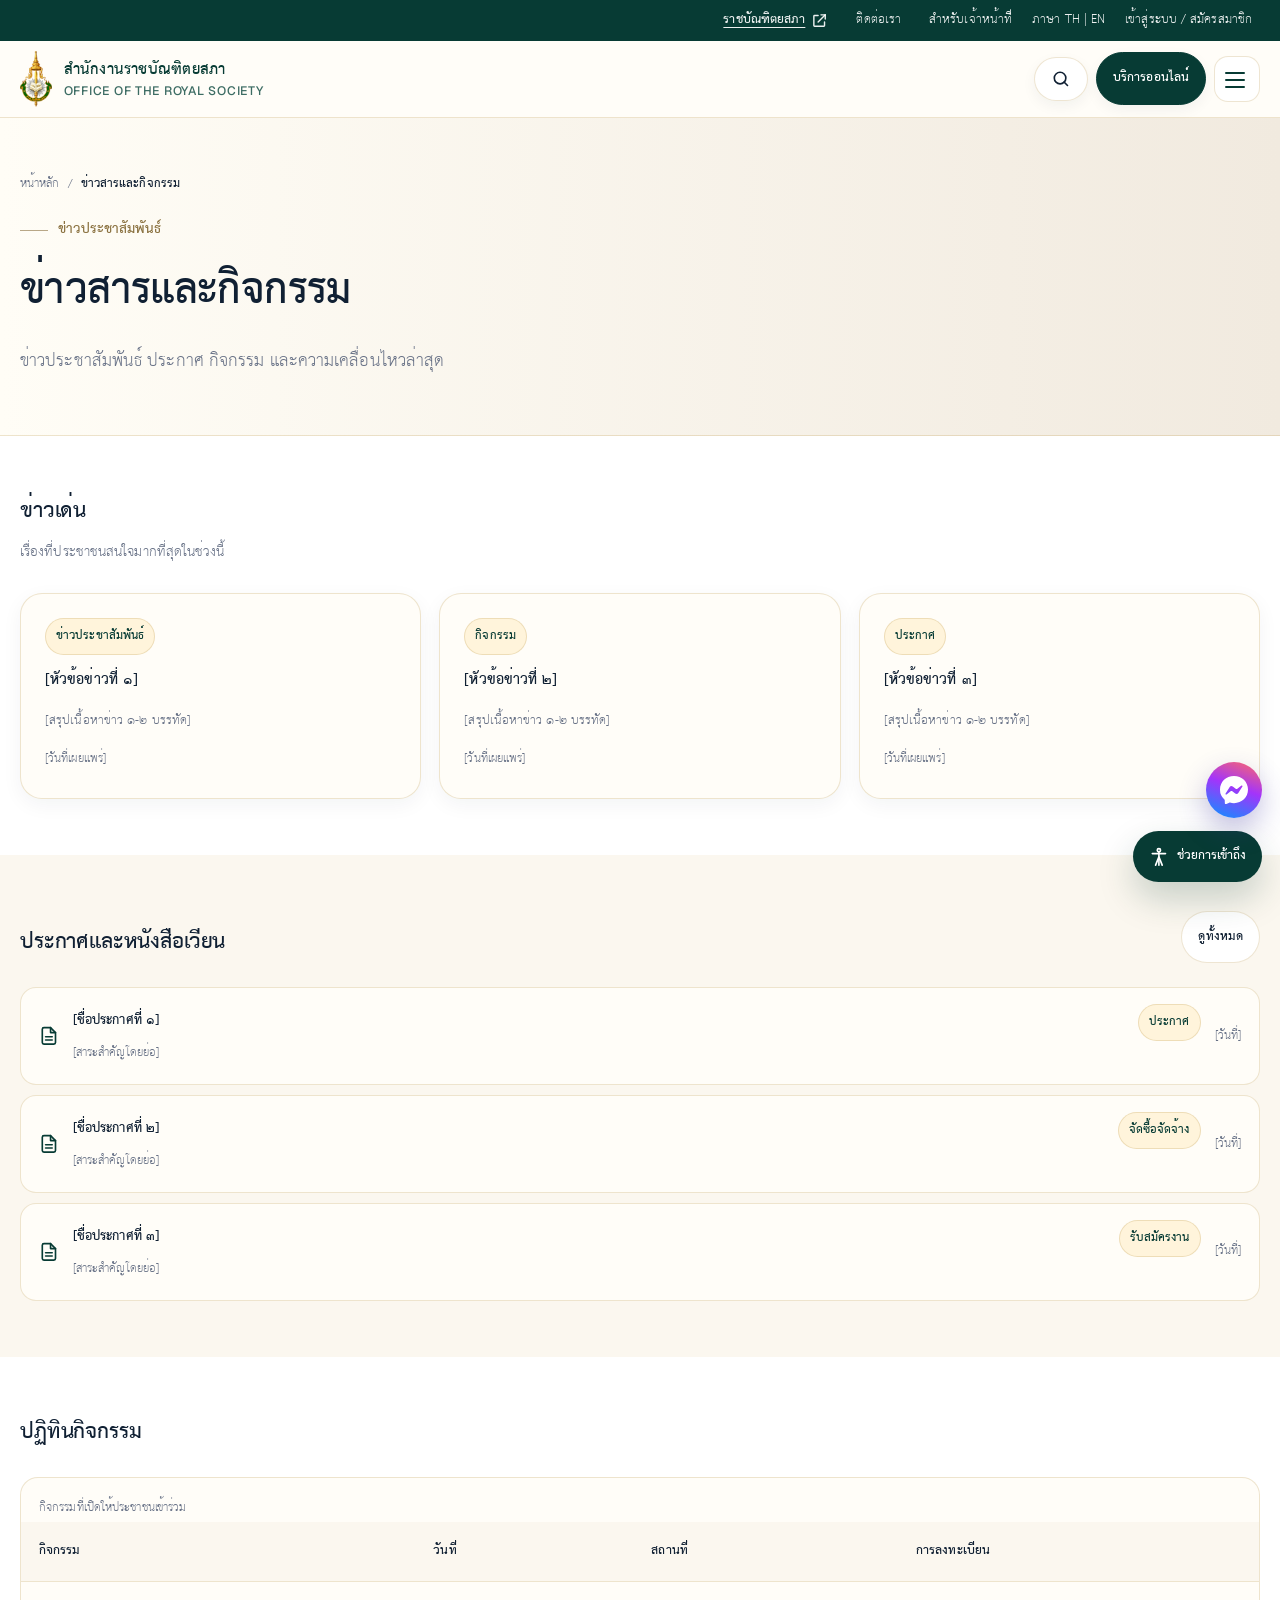
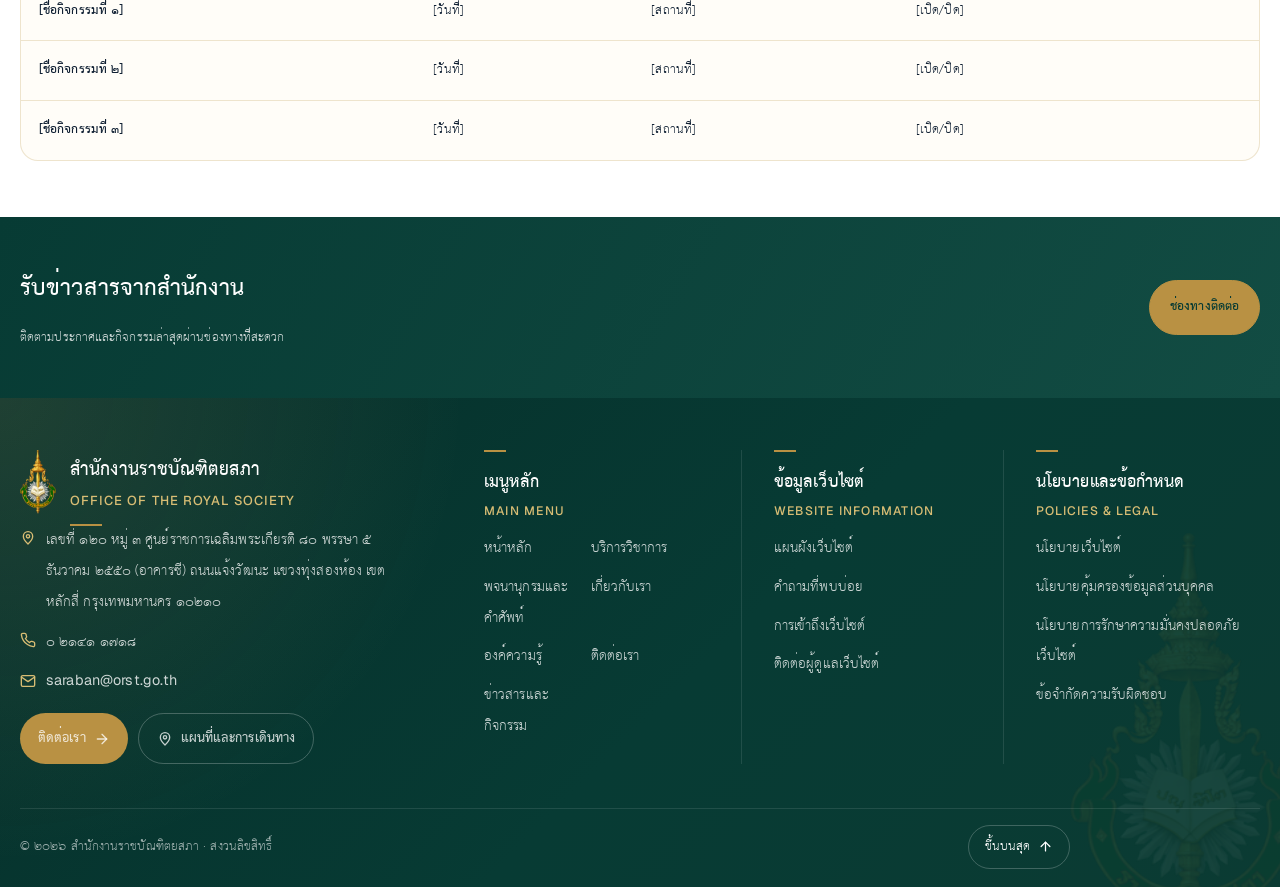
<file: news.html>
<!DOCTYPE html>
<html lang="th">

<head>
  <meta charset="UTF-8">
  <meta name="viewport" content="width=device-width, initial-scale=1.0">
  <meta name="description" content="ข่าวประชาสัมพันธ์ ประกาศ กิจกรรม และความเคลื่อนไหวล่าสุด">
  <title>ข่าวสารและกิจกรรม | สำนักงานราชบัณฑิตยสภา</title>

  <link rel="icon" href="assets/images/favicon.png" type="image/png">

  <!-- ลำดับ CSS ห้ามสลับ: base -> blocks -> (pages/xxx) -> components -->
  <!-- โหลดฟอนต์หลักก่อน CSS — กันหน้ากระพริบเป็นฟอนต์สำรอง (กว้างกว่า ทำให้เมนูล้น) -->
  <link rel="preload" href="assets/fonts/THSarabunNew-Regular.woff2" as="font" type="font/woff2" crossorigin>
  <link rel="preload" href="assets/fonts/THSarabunNew-Bold.woff2" as="font" type="font/woff2" crossorigin>
  <link rel="stylesheet" href="assets/css/base.css">
  <link rel="stylesheet" href="assets/css/blocks.css">
  <link rel="stylesheet" href="assets/css/components.css">
</head>

<body data-page="news">

  <div id="app-header"></div>

  <main id="main-content">
    <!-- เนื้อหาทั้งหมดของหน้านี้อยู่ในไฟล์ JSON ด้านล่าง — แก้เนื้อหาที่ไฟล์นั้นไฟล์เดียว -->
    <div id="app-content" data-content="content/pages/news.json"></div>
  </main>

  <div id="app-footer"></div>

  <script src="assets/js/components.js"></script>
  <script type="module" src="assets/js/page-runtime.js"></script>
</body>

</html>
</file>
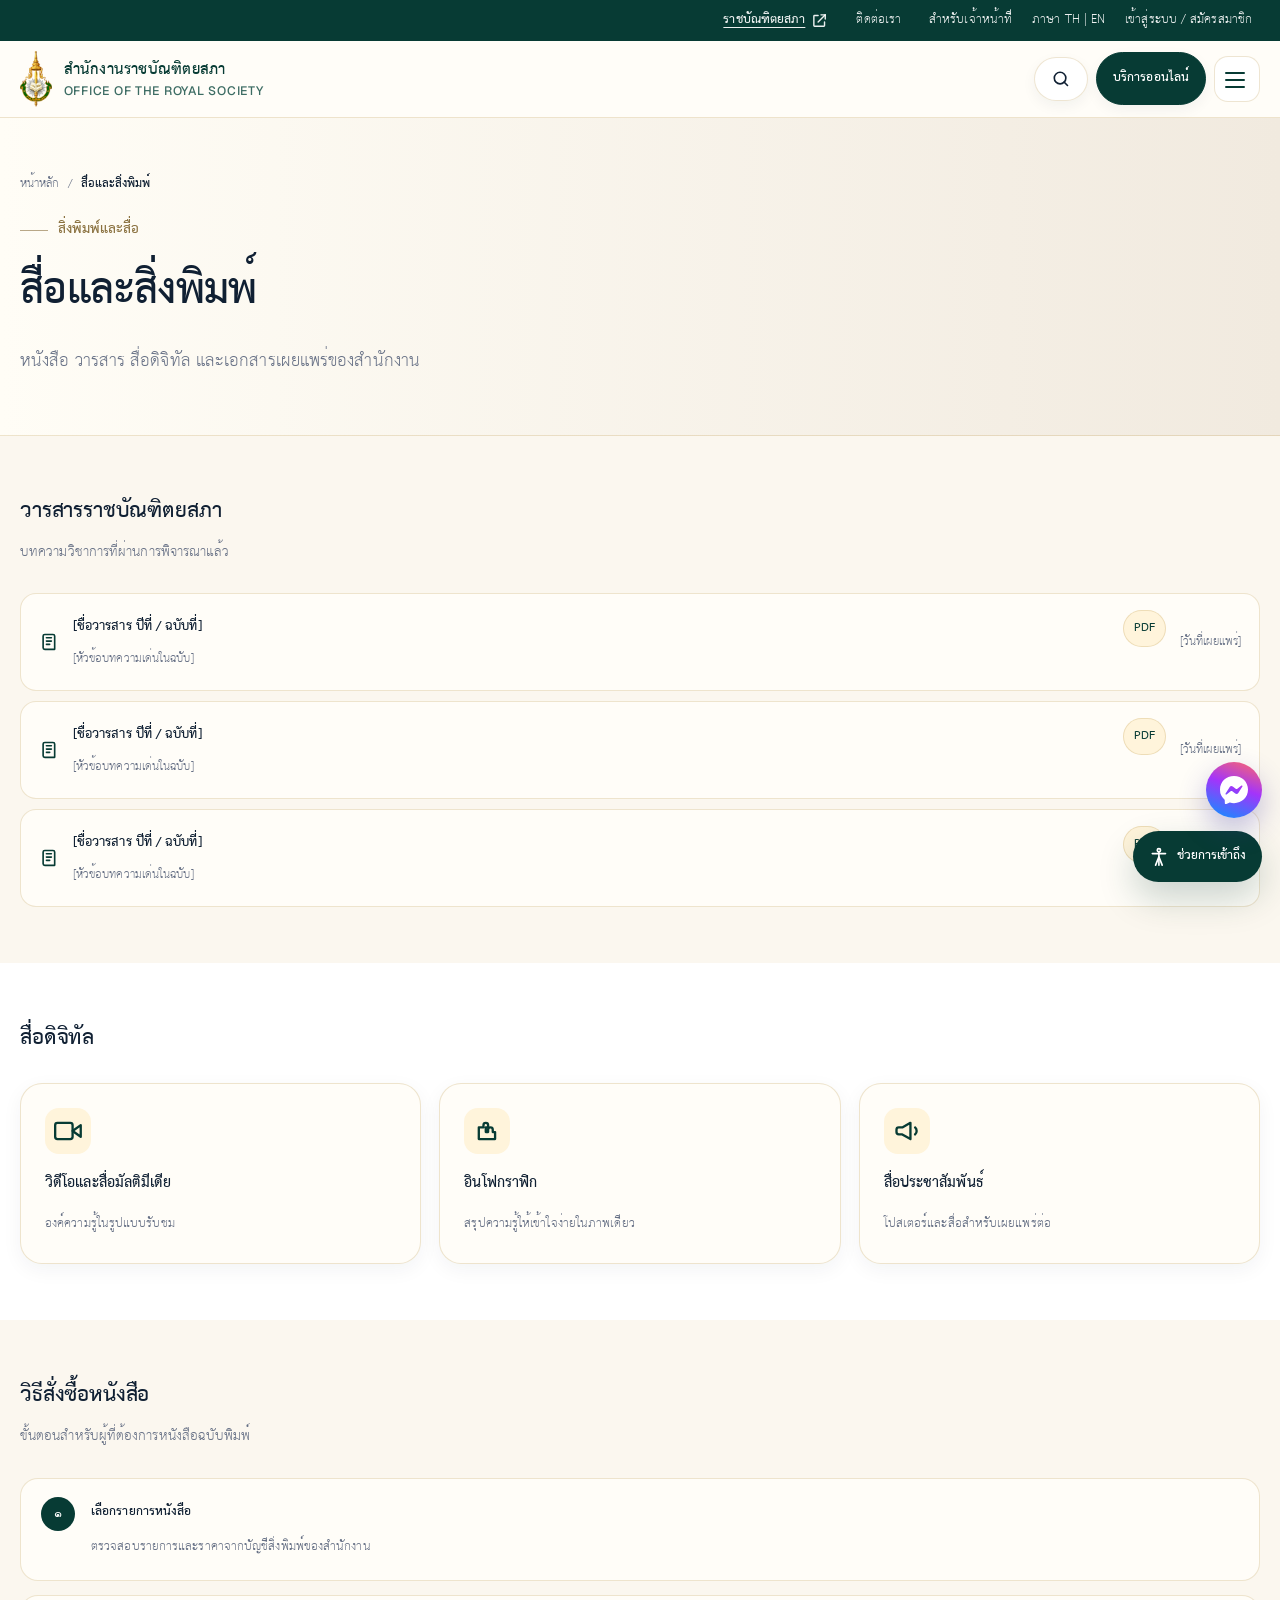
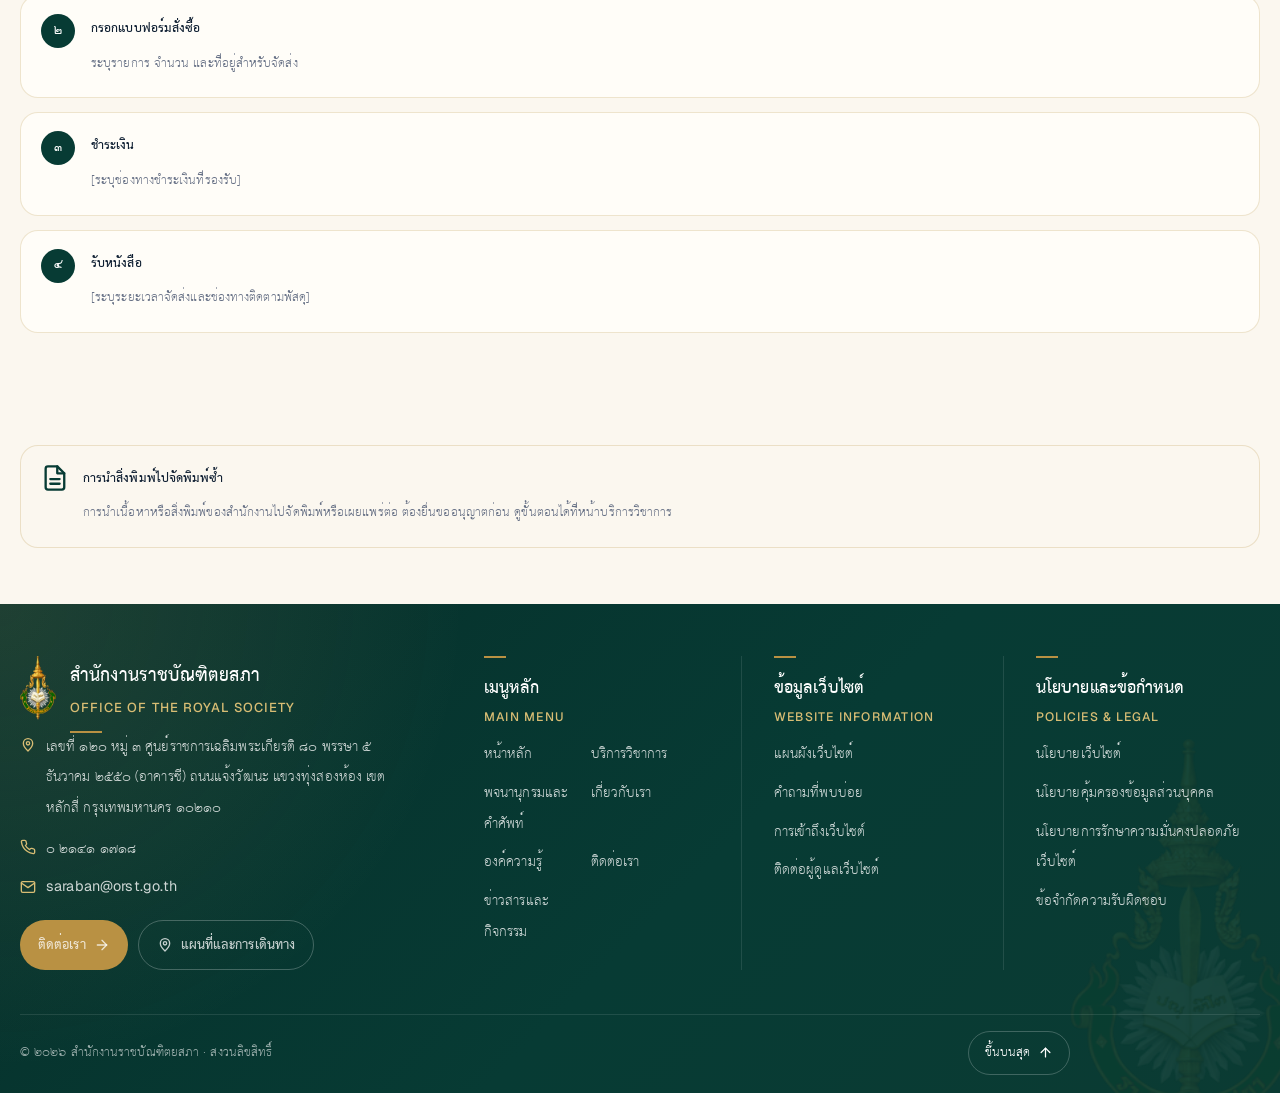
<file: publications.html>
<!DOCTYPE html>
<html lang="th">

<head>
  <meta charset="UTF-8">
  <meta name="viewport" content="width=device-width, initial-scale=1.0">
  <meta name="description" content="หนังสือ วารสาร สื่อดิจิทัล และเอกสารเผยแพร่ของสำนักงาน">
  <title>สื่อและสิ่งพิมพ์ | สำนักงานราชบัณฑิตยสภา</title>

  <link rel="icon" href="assets/images/favicon.png" type="image/png">

  <!-- ลำดับ CSS ห้ามสลับ: base -> blocks -> (pages/xxx) -> components -->
  <!-- โหลดฟอนต์หลักก่อน CSS — กันหน้ากระพริบเป็นฟอนต์สำรอง (กว้างกว่า ทำให้เมนูล้น) -->
  <link rel="preload" href="assets/fonts/THSarabunNew-Regular.woff2" as="font" type="font/woff2" crossorigin>
  <link rel="preload" href="assets/fonts/THSarabunNew-Bold.woff2" as="font" type="font/woff2" crossorigin>
  <link rel="stylesheet" href="assets/css/base.css">
  <link rel="stylesheet" href="assets/css/blocks.css">
  <link rel="stylesheet" href="assets/css/components.css">
</head>

<body data-page="publications">

  <div id="app-header"></div>

  <main id="main-content">
    <!-- เนื้อหาทั้งหมดของหน้านี้อยู่ในไฟล์ JSON ด้านล่าง — แก้เนื้อหาที่ไฟล์นั้นไฟล์เดียว -->
    <div id="app-content" data-content="content/pages/publications.json"></div>
  </main>

  <div id="app-footer"></div>

  <script src="assets/js/components.js"></script>
  <script type="module" src="assets/js/page-runtime.js"></script>
</body>

</html>
</file>
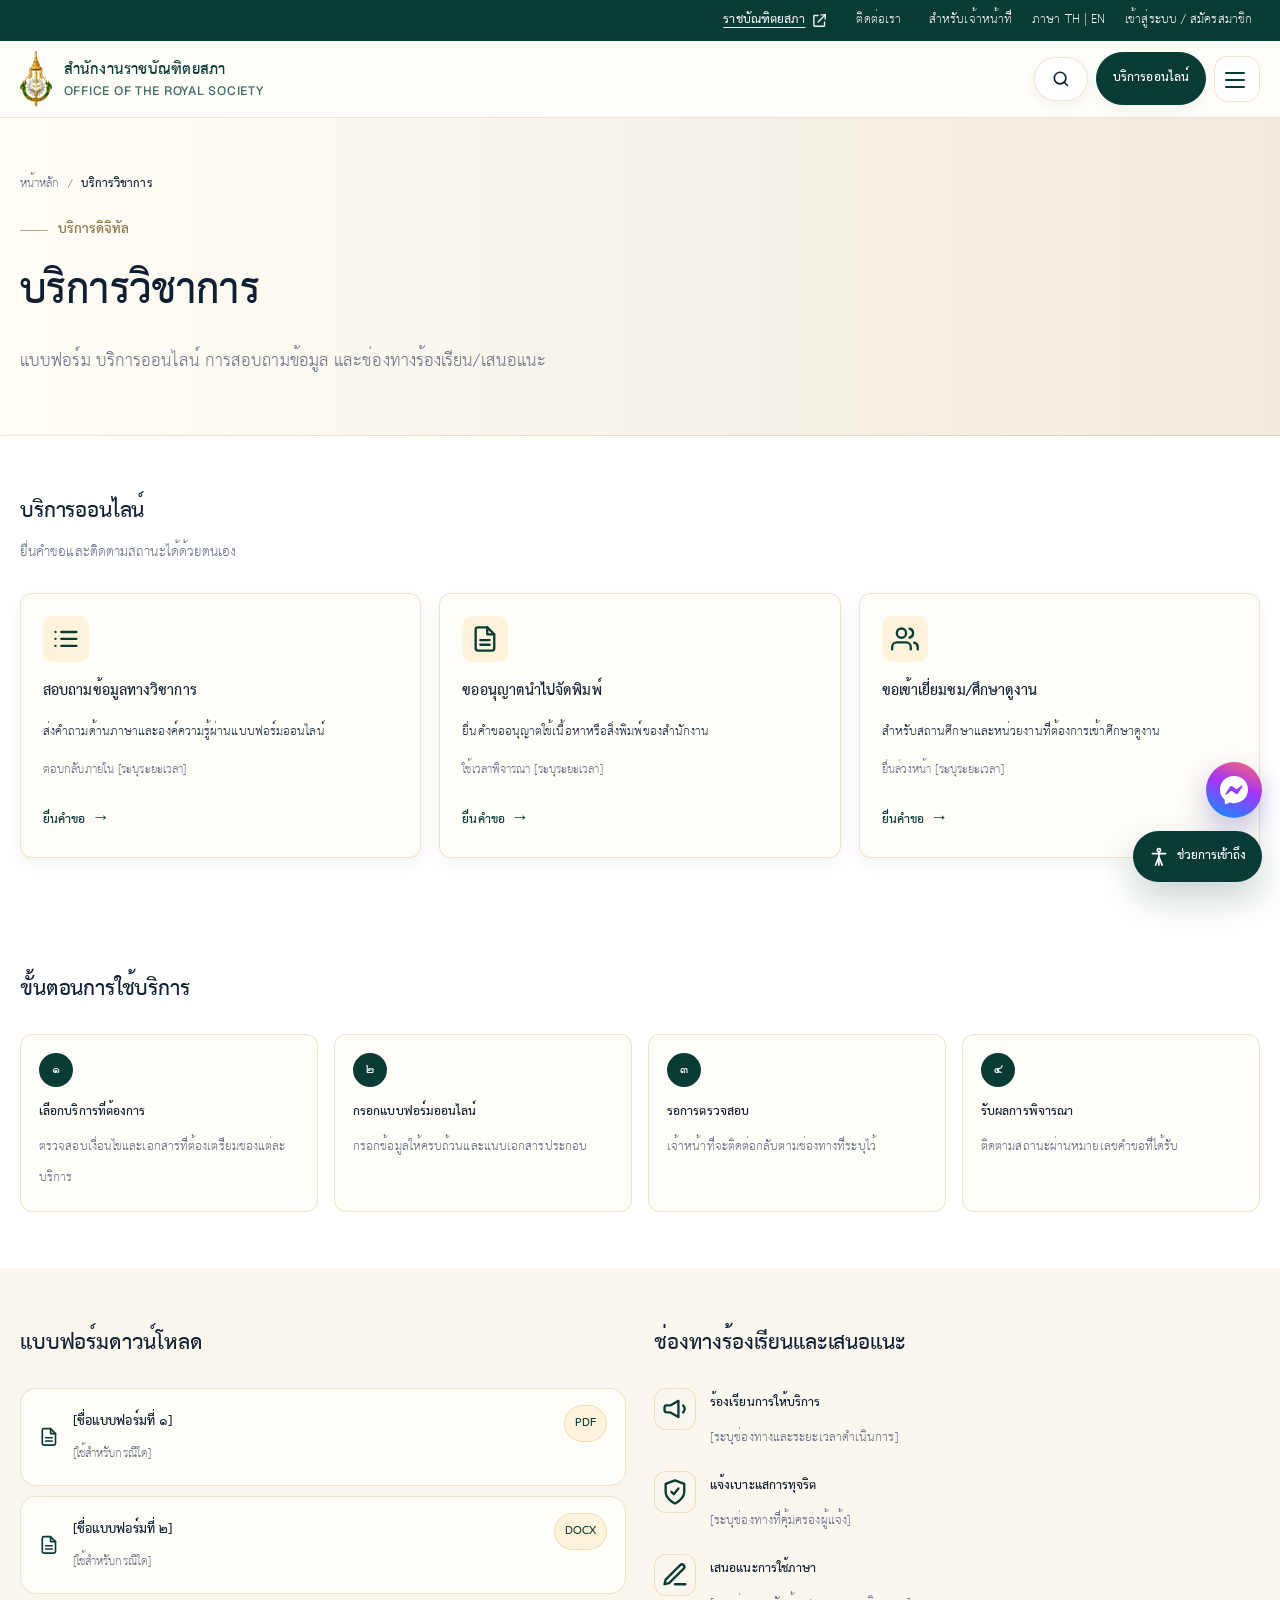
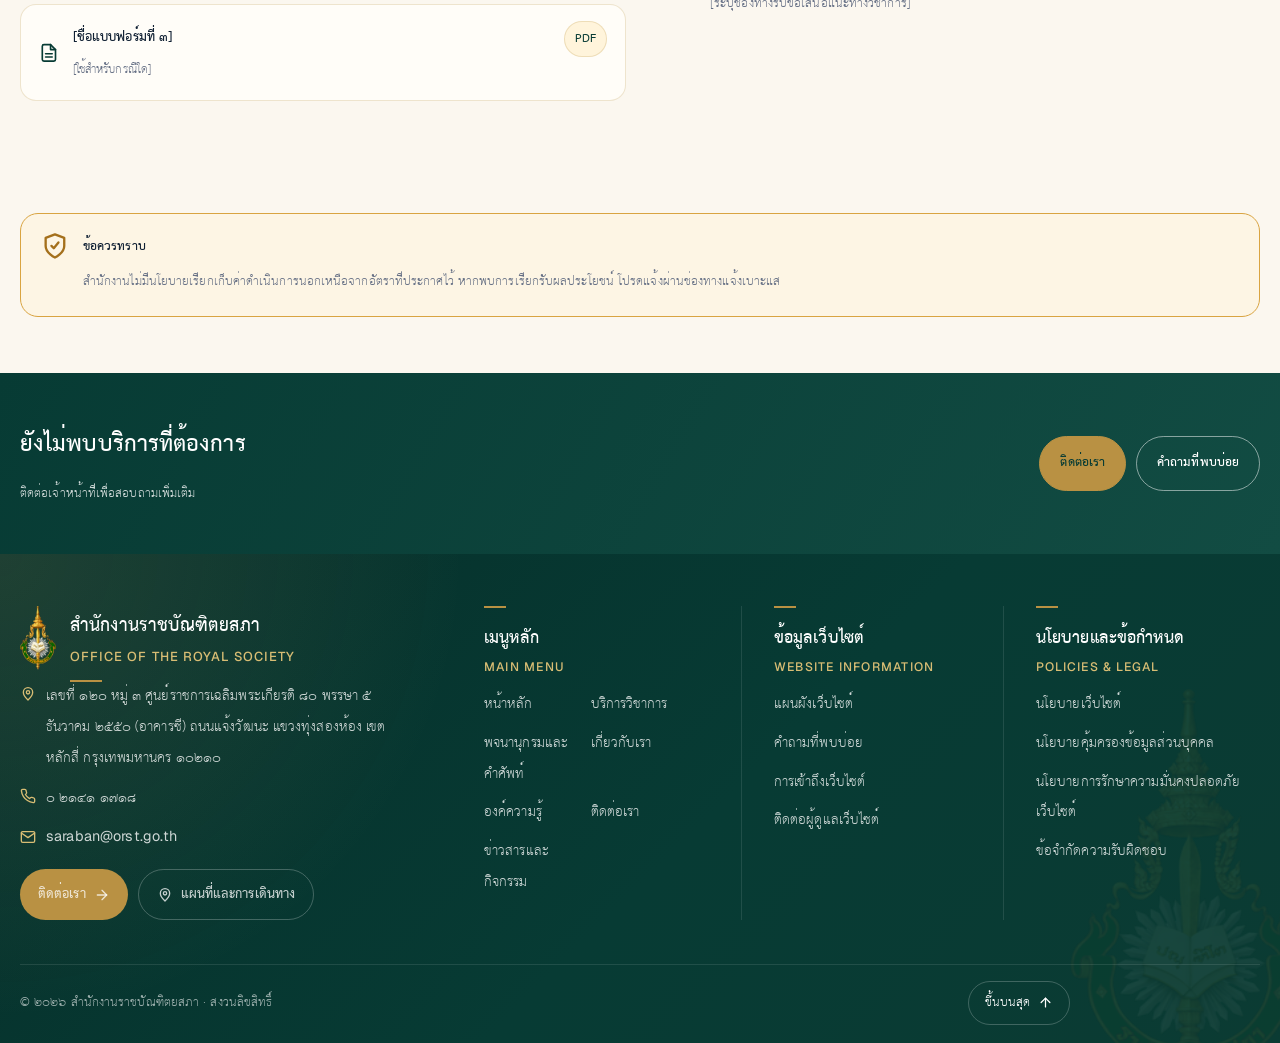
<file: services.html>
<!DOCTYPE html>
<html lang="th">

<head>
  <meta charset="UTF-8">
  <meta name="viewport" content="width=device-width, initial-scale=1.0">
  <meta name="description" content="แบบฟอร์ม บริการออนไลน์ การสอบถามข้อมูล และช่องทางร้องเรียน/เสนอแนะ">
  <title>บริการวิชาการ | สำนักงานราชบัณฑิตยสภา</title>

  <link rel="icon" href="assets/images/favicon.png" type="image/png">

  <!-- ลำดับ CSS ห้ามสลับ: base -> blocks -> (pages/xxx) -> components -->
  <!-- โหลดฟอนต์หลักก่อน CSS — กันหน้ากระพริบเป็นฟอนต์สำรอง (กว้างกว่า ทำให้เมนูล้น) -->
  <link rel="preload" href="assets/fonts/THSarabunNew-Regular.woff2" as="font" type="font/woff2" crossorigin>
  <link rel="preload" href="assets/fonts/THSarabunNew-Bold.woff2" as="font" type="font/woff2" crossorigin>
  <link rel="stylesheet" href="assets/css/base.css">
  <link rel="stylesheet" href="assets/css/blocks.css">
  <link rel="stylesheet" href="assets/css/components.css">
</head>

<body data-page="services">

  <div id="app-header"></div>

  <main id="main-content">
    <!-- เนื้อหาทั้งหมดของหน้านี้อยู่ในไฟล์ JSON ด้านล่าง — แก้เนื้อหาที่ไฟล์นั้นไฟล์เดียว -->
    <div id="app-content" data-content="content/pages/services.json"></div>
  </main>

  <div id="app-footer"></div>

  <script src="assets/js/components.js"></script>
  <script type="module" src="assets/js/page-runtime.js"></script>
</body>

</html>
</file>
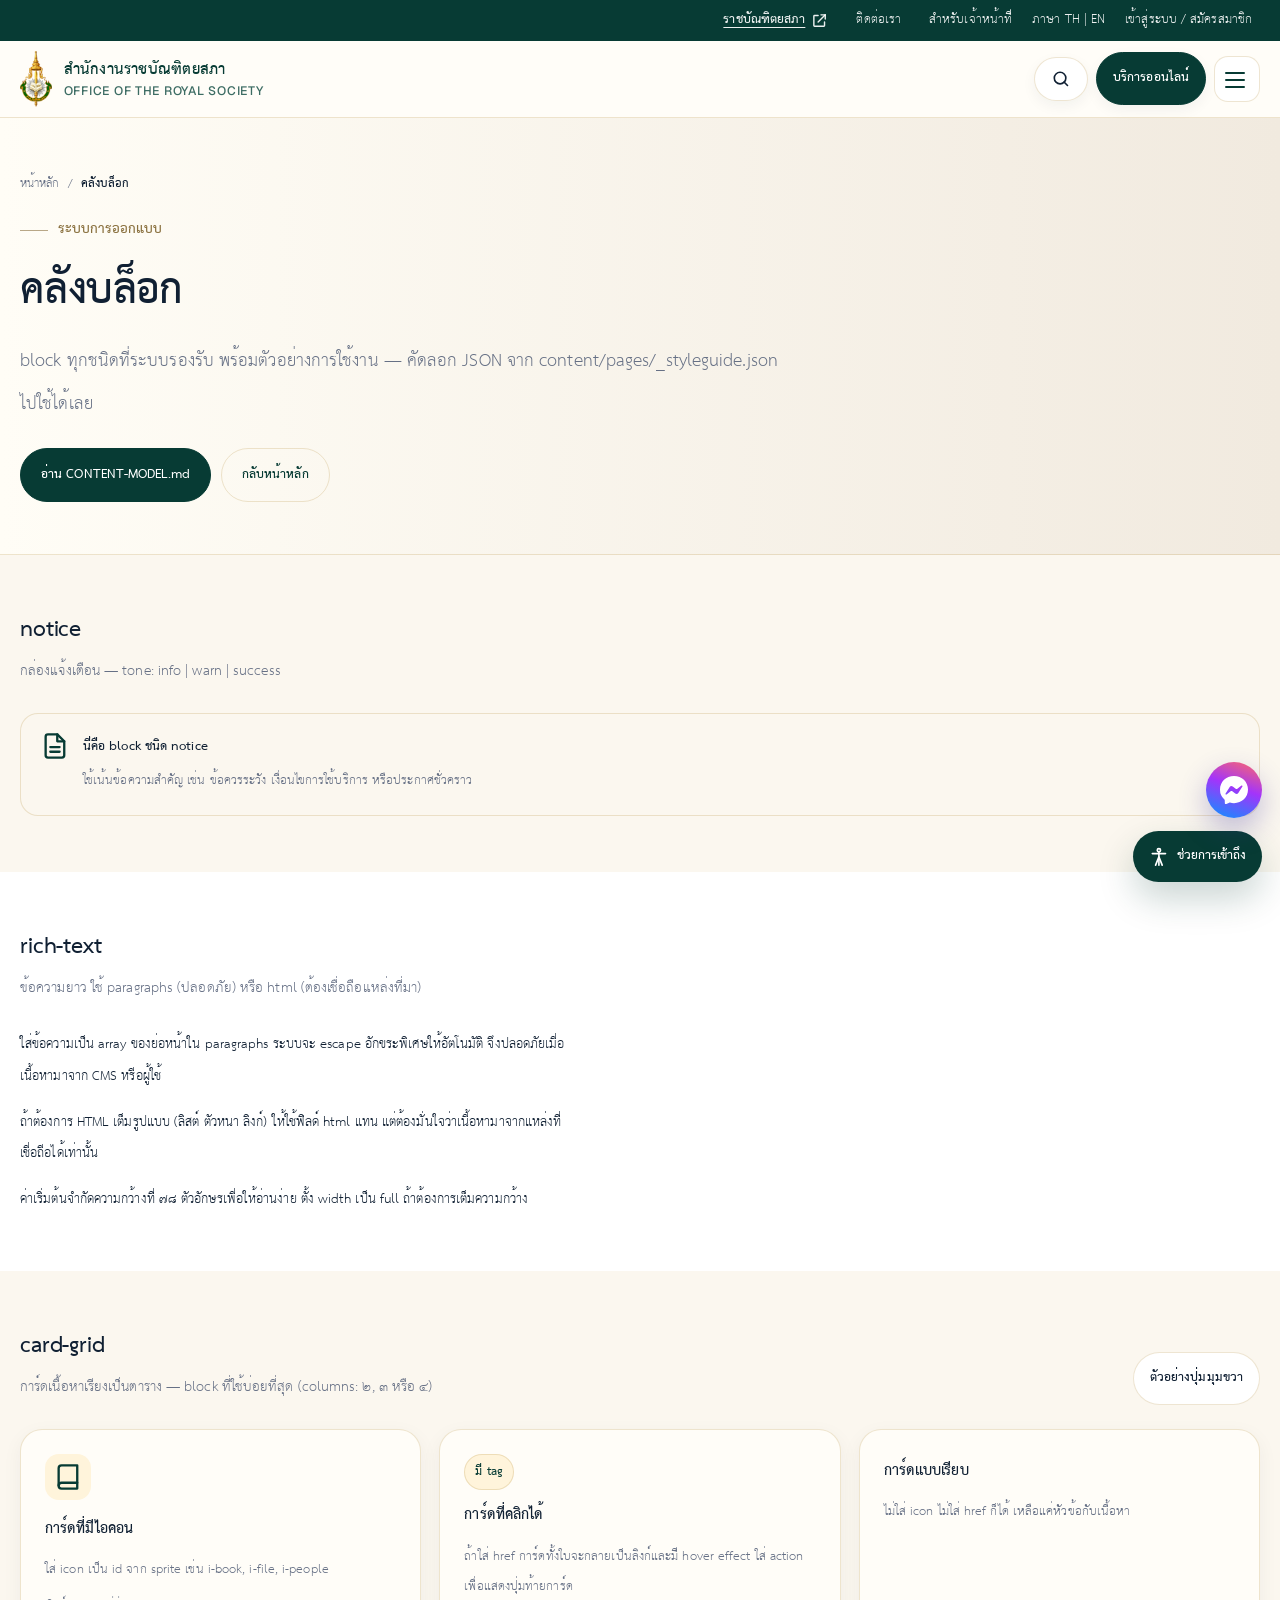
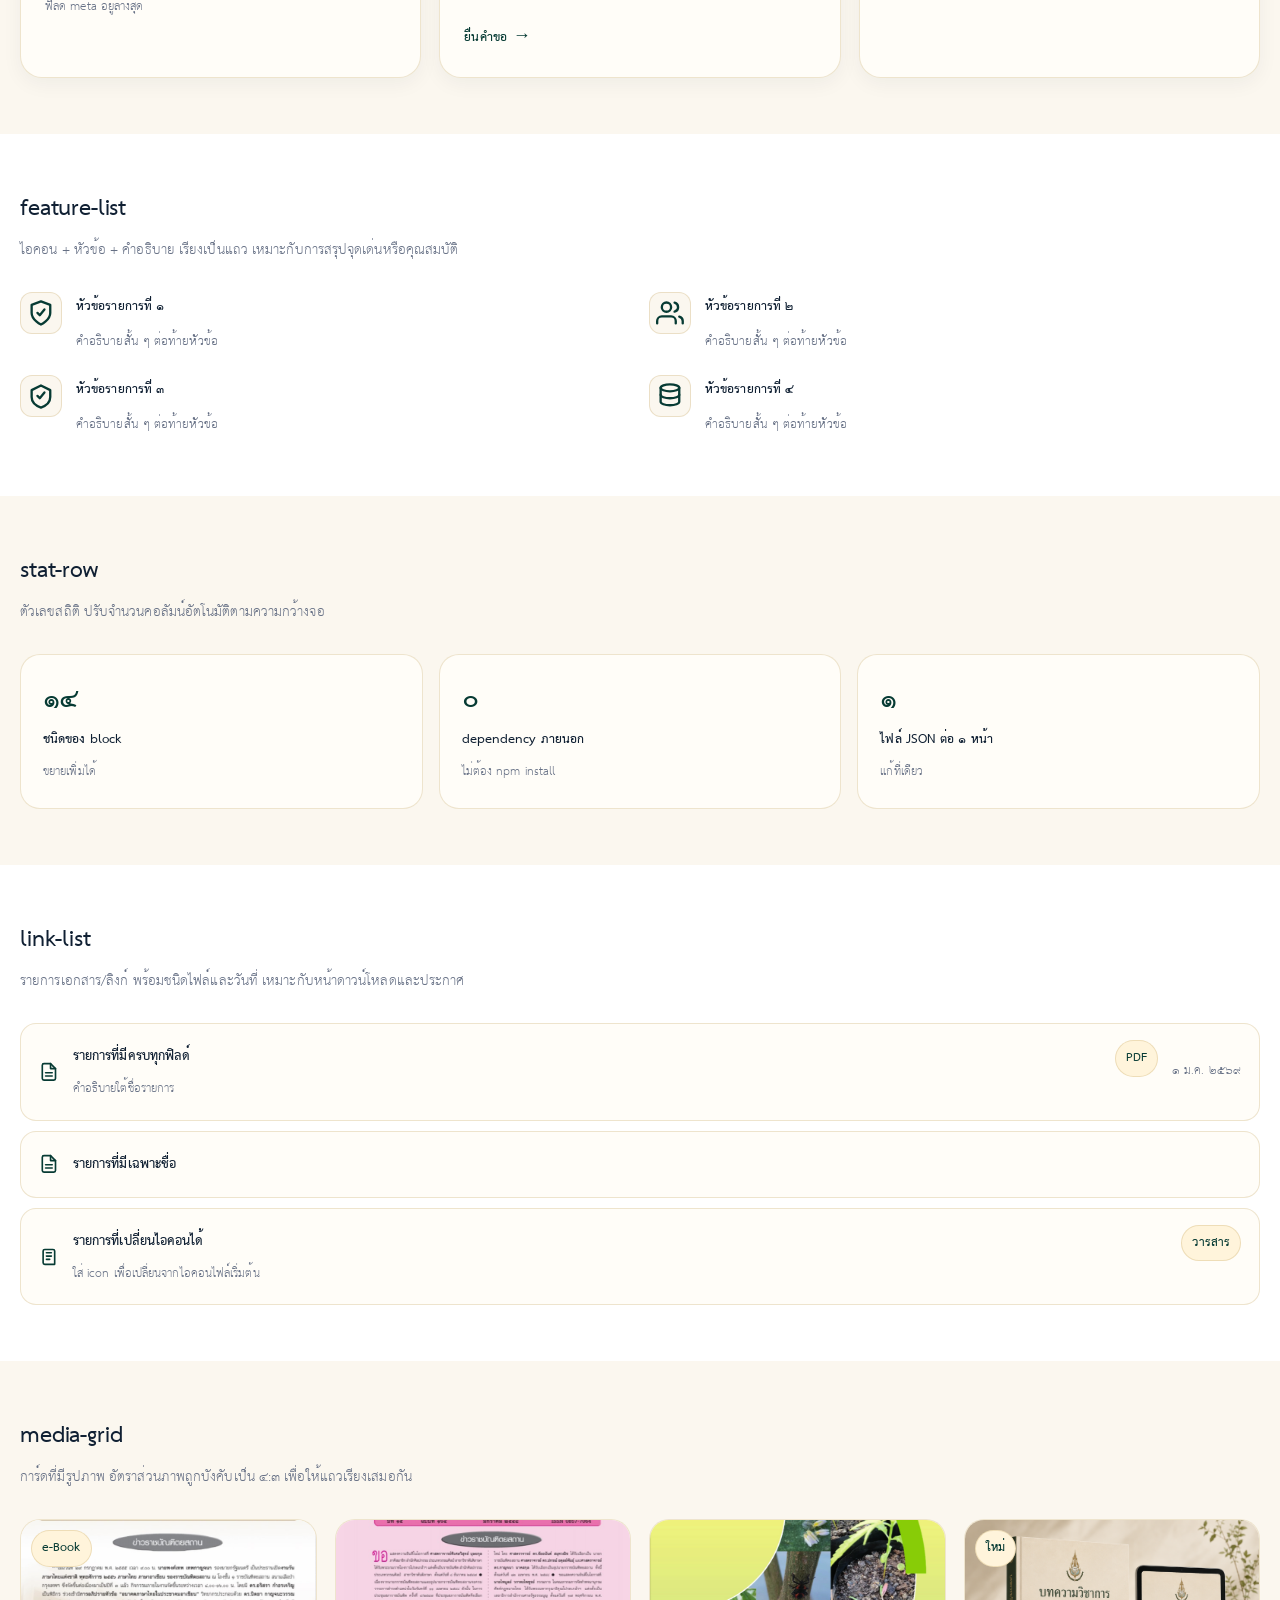
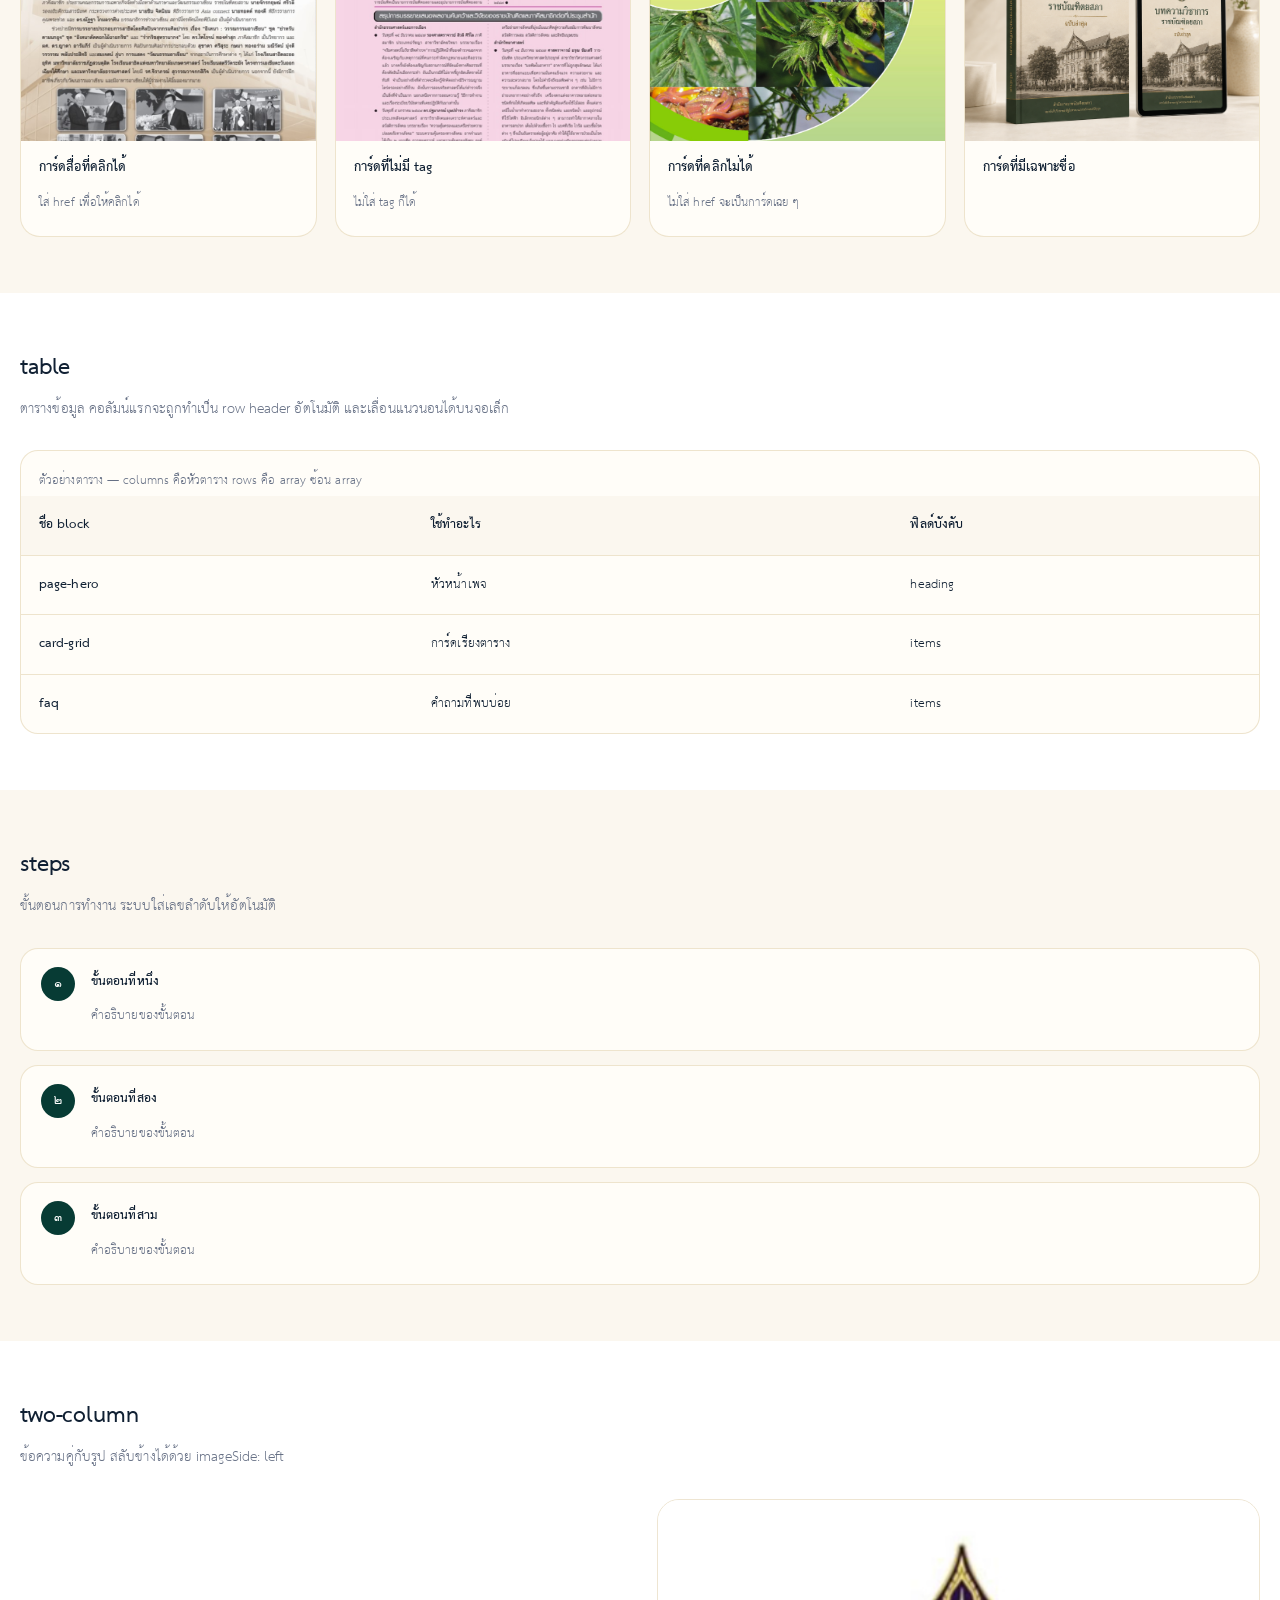
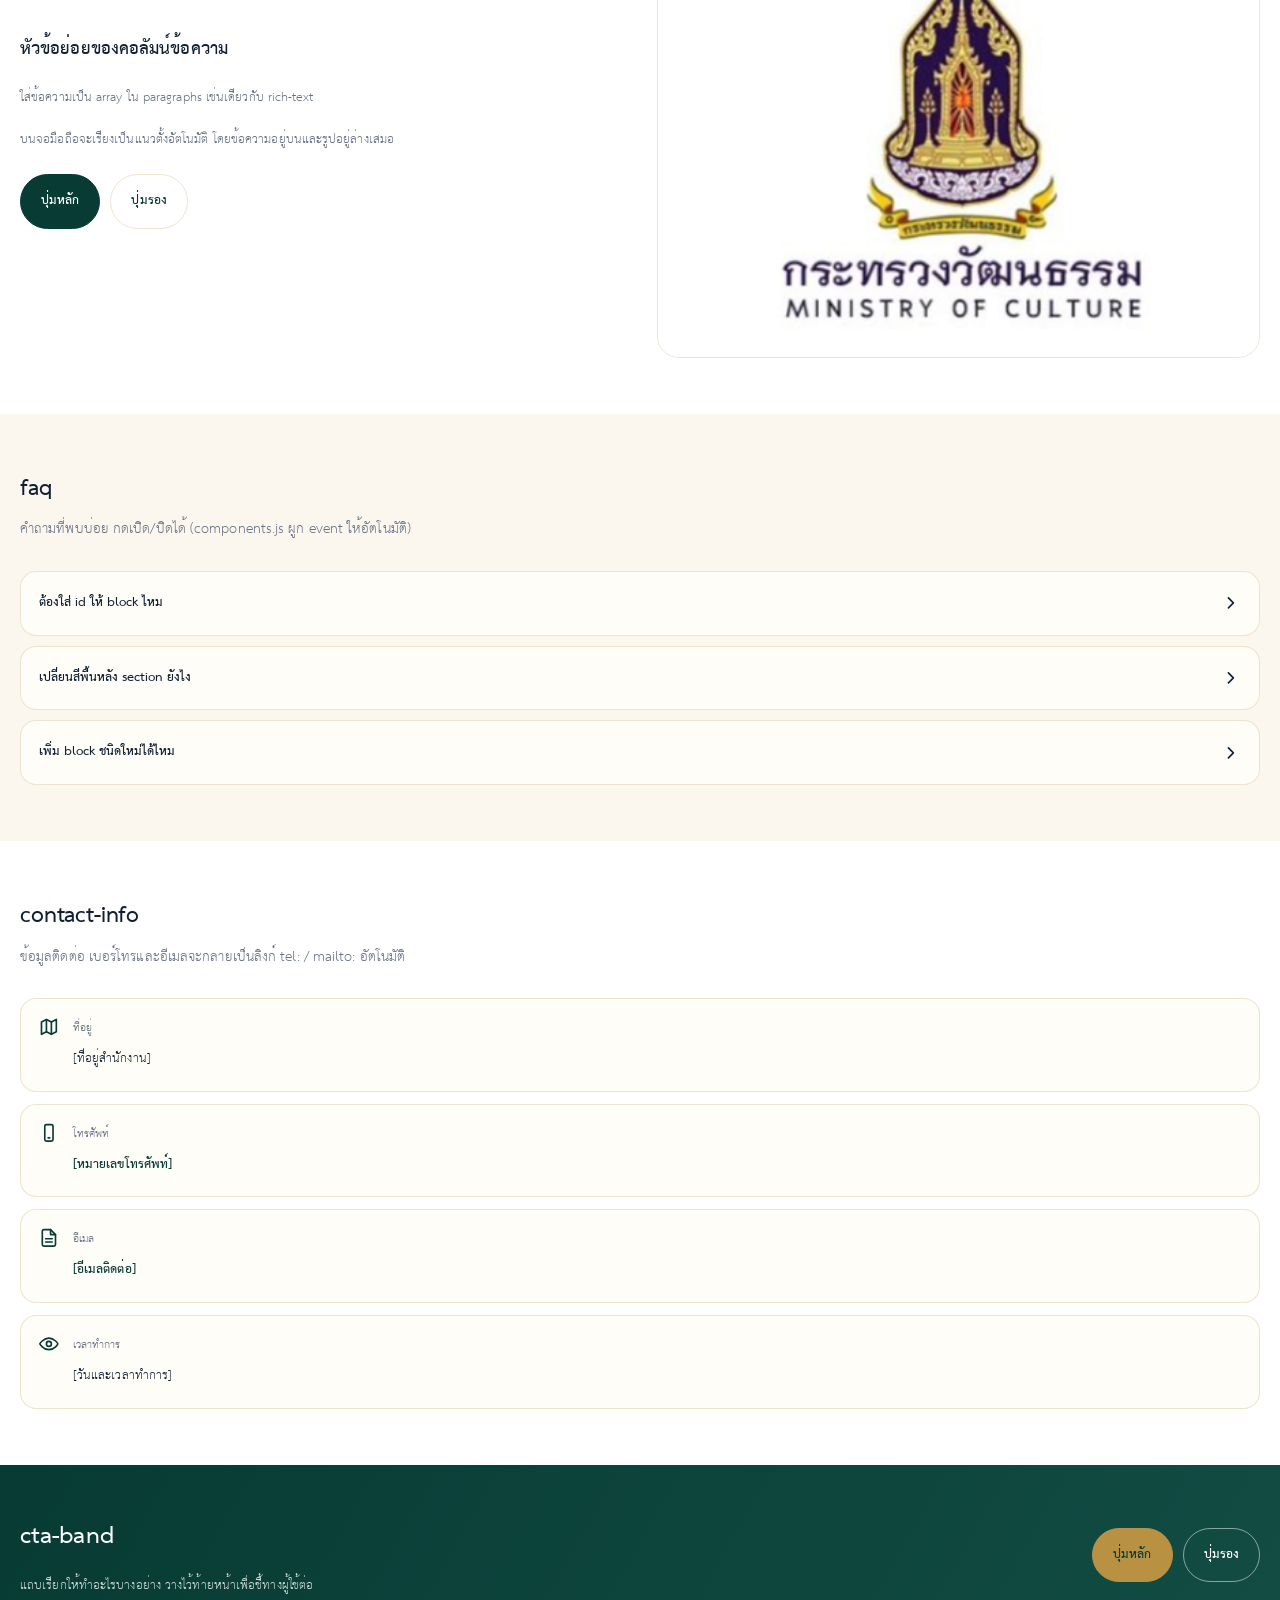
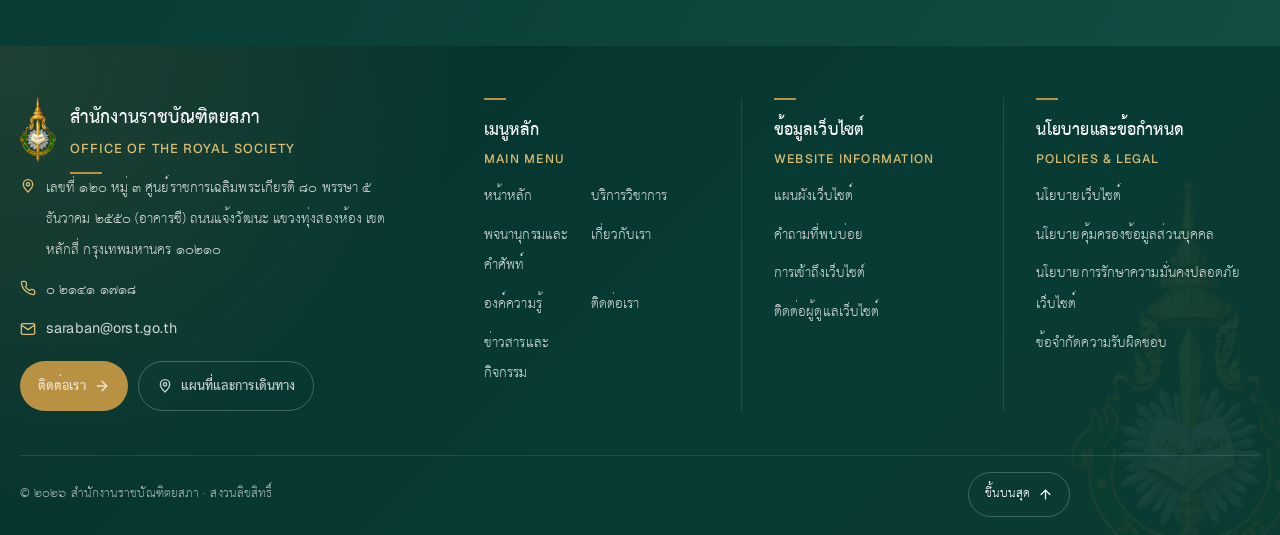
<file: styleguide.html>
<!DOCTYPE html>
<html lang="th">

<head>
  <meta charset="UTF-8">
  <meta name="viewport" content="width=device-width, initial-scale=1.0">
  <meta name="description" content="ตัวอย่าง block ทุกชนิดที่ใช้สร้างหน้าเว็บจากไฟล์ JSON">
  <title>คลังบล็อก (Style Guide) | สำนักงานราชบัณฑิตยสภา</title>

  <link rel="icon" href="assets/images/favicon.png" type="image/png">

  <!-- ลำดับ CSS ห้ามสลับ: base -> blocks -> (pages/xxx) -> components -->
  <!-- โหลดฟอนต์หลักก่อน CSS — กันหน้ากระพริบเป็นฟอนต์สำรอง (กว้างกว่า ทำให้เมนูล้น) -->
  <link rel="preload" href="assets/fonts/THSarabunNew-Regular.woff2" as="font" type="font/woff2" crossorigin>
  <link rel="preload" href="assets/fonts/THSarabunNew-Bold.woff2" as="font" type="font/woff2" crossorigin>
  <link rel="stylesheet" href="assets/css/base.css">
  <link rel="stylesheet" href="assets/css/blocks.css">
  <link rel="stylesheet" href="assets/css/components.css">
</head>

<body data-page="home">

  <div id="app-header"></div>

  <main id="main-content">
    <!-- เนื้อหาทั้งหมดของหน้านี้อยู่ในไฟล์ JSON ด้านล่าง — แก้เนื้อหาที่ไฟล์นั้นไฟล์เดียว -->
    <div id="app-content" data-content="content/pages/_styleguide.json"></div>
  </main>

  <div id="app-footer"></div>

  <script src="assets/js/components.js"></script>
  <script type="module" src="assets/js/page-runtime.js"></script>
</body>

</html>
</file>
<file: assets/css/base.css>
/* =============================================================================
   base.css — สไตล์พื้นฐานที่ใช้ร่วมกันทุกหน้า
   -----------------------------------------------------------------------------
   ลำดับการโหลด CSS ของโปรเจกต์ (ห้ามสลับ):
     1) assets/css/base.css                <-- ไฟล์นี้
     2) assets/css/pages/<ชื่อหน้า>.css     (มีเฉพาะหน้าที่ต้องการ)
     3) assets/css/components.css          (ต้องเป็นตัวสุดท้ายเสมอ)

   สารบัญ
     - Design tokens (:root)         ตัวแปรสี / เงา / มุมโค้ง / ความกว้าง container
     - Reset + base typography
     - โหมดการเข้าถึง               .no-motion / .high-contrast / .readable-mode
     - Shared topbar / header
     - Home hero
     - Shared utility                .container .section .page-hero .content-card .grid-3
     - Modal / search popup
     - Mega menu / Mobile accordion menu
     - Footer
     - Responsive + fixed-header patch
   ============================================================================= */

/* Geist (ภาษาอังกฤษ: เนื้อหา เมนู ปุ่ม) + Newsreader (หัวข้อภาษาอังกฤษในโหมด EN) จาก Google Fonts
   @import ต้องอยู่ก่อนกฎอื่นทั้งหมดในไฟล์ / เบราว์เซอร์โหลดเฉพาะฟอนต์ที่หน้านั้นใช้จริง */
@import url("https://fonts.googleapis.com/css2?family=Geist:wght@400;500;600&family=Newsreader:ital,opsz,wght@0,6..72,400..700;1,6..72,400..700&display=swap");

/* -----------------------------------------------------------------------------
   TH Sarabun New — ฟอนต์ราชการ (ฟอนต์แห่งชาติ) ใช้กับภาษาไทยทุกหน้า
   เก็บไฟล์ไว้ในเว็บเอง (self-host) ที่ assets/fonts/ (ฟอนต์อังกฤษ Geist/Newsreader โหลดจาก Google Fonts ด้านบน)
   มี 4 สไตล์: Regular/Bold/Italic/BoldItalic (น้ำหนัก 400 กับ 700)
   -------------------------------------------------------------------------- */
@font-face {
  font-family: "TH Sarabun New";
  font-style: normal;
  font-weight: 400;
  font-display: swap;
  src: url("../fonts/THSarabunNew-Regular.woff2") format("woff2");
}
@font-face {
  font-family: "TH Sarabun New";
  font-style: normal;
  font-weight: 700;
  font-display: swap;
  src: url("../fonts/THSarabunNew-Bold.woff2") format("woff2");
}
@font-face {
  font-family: "TH Sarabun New";
  font-style: italic;
  font-weight: 400;
  font-display: swap;
  src: url("../fonts/THSarabunNew-Italic.woff2") format("woff2");
}
@font-face {
  font-family: "TH Sarabun New";
  font-style: italic;
  font-weight: 700;
  font-display: swap;
  src: url("../fonts/THSarabunNew-BoldItalic.woff2") format("woff2");
}

/* -----------------------------------------------------------------------------
   Sarabun (Cadson Demak) — สารบรรณเวอร์ชันเว็บ มีหลายน้ำหนัก (300–800)
   ใช้เฉพาะ "หัวข้อ/ดิสเพลย์" เพื่อเล่นคอนทราสต์หนา-บาง ส่วนเนื้อหายังเป็น
   TH Sarabun New (ฟอนต์ราชการ) — self-host เหมือนกัน
   -------------------------------------------------------------------------- */
@font-face {
  font-family: "Sarabun";
  font-style: normal;
  font-weight: 300;
  font-display: swap;
  src: url("../fonts/Sarabun-Light.woff2") format("woff2");
}
@font-face {
  font-family: "Sarabun";
  font-style: normal;
  font-weight: 400;
  font-display: swap;
  src: url("../fonts/Sarabun-Regular.woff2") format("woff2");
}
@font-face {
  font-family: "Sarabun";
  font-style: normal;
  font-weight: 600;
  font-display: swap;
  src: url("../fonts/Sarabun-SemiBold.woff2") format("woff2");
}
@font-face {
  font-family: "Sarabun";
  font-style: normal;
  font-weight: 700;
  font-display: swap;
  src: url("../fonts/Sarabun-Bold.woff2") format("woff2");
}
@font-face {
  font-family: "Sarabun";
  font-style: normal;
  font-weight: 800;
  font-display: swap;
  src: url("../fonts/Sarabun-ExtraBold.woff2") format("woff2");
}

:root {
  /* ชุดฟอนต์ (ตามสเปกลูกค้า) — ฟอนต์ท้ายรายการคือฟอนต์สำรอง
     --font-th          เนื้อหาและหัวข้อภาษาไทยทั้งหมด
     --font-en          คำ/ข้อความภาษาอังกฤษ (ในหน้าไทยด้วย) เมนู ปุ่ม อีเมล โดเมน
     --font-en-heading  หัวข้อในโหมดภาษาอังกฤษ (lang="en") */
  --font-th: "TH Sarabun New", "Leelawadee UI", Tahoma, sans-serif;
  --font-en: "Geist", "TH Sarabun New", system-ui, sans-serif;
  --font-en-heading: "Newsreader", "TH Sarabun New", Georgia, serif;

  --container: 1800px;
  --paper: #fbf7ef;
  --surface: #ffffff;
  --surface-soft: #fffaf1;
  --ink: #102033;
  --muted: #667085;
  --deep: #073b34;
  --deep-2: #0f4b43;
  --gold: #b99143;
  --gold-soft: #efe4ce;
  --line: #e7ddcf;
  --shadow: 0 14px 35px rgba(16, 32, 51, .10);
  --radius: 18px;

  /* สเกลตัวอักษร (ฐาน 18px, TH Sarabun New) — ทุกหน้าใช้ชุดเดียวกัน
     ป้าย/วันที่/แท็ก/breadcrumb ต่ำสุด 16px เพราะ TH Sarabun New ตัวเล็กกว่าฟอนต์ทั่วไป */
  --fs-meta: .94rem;      /* 17px   ป้าย วันที่ แท็ก หมายเหตุ breadcrumb */
  --fs-body: 1rem;        /* 18px   เนื้อหา คำอธิบายการ์ด ปุ่ม ลิงก์ */
  --fs-title: 1.15rem;    /* 20.7px หัวข้อการ์ด */
  --fs-subhead: 1.3rem;   /* 23.4px  หัวข้อกล่อง/แผงย่อย */
  --fs-panel: 1.85rem;    /* 31.5px หัวข้อแผงเด่น/แบนเนอร์ */
  --fs-h2: clamp(1.6rem, 2.4vw, 2.1rem);  /* หัวข้อ section ≤ 37.8px (ลูกค้า: เดิม 45px ใหญ่เกิน) */
  --fs-h1: clamp(2.3rem, 4vw, 3.3rem);    /* หัวข้อหน้า ≤ 56px */
  --fs-label-en: .72rem;  /* ป้ายภาษาอังกฤษตัวพิมพ์ใหญ่ (Sarabun) 12px */
}

* {
  box-sizing: border-box;
}

html {
  scroll-behavior: smooth;
  /* TH Sarabun New เป็นฟอนต์ตัวเล็ก ขยายฐานเล็กน้อยให้อ่านสบายขึ้น
     (rem ทั้งเว็บจะสเกลตามอัตโนมัติ) */
  font-size: 18px;   /* เดิม 17px — ลูกค้า: ตัวอักษรบางส่วนเล็กเกิน */
}

body {
  margin: 0;
  font-family: var(--font-th);
  color: var(--ink);
  background: var(--paper);
  line-height: 1.7;
  letter-spacing: .005em;
  overflow-x: hidden;
}

body.no-motion,
body.no-motion * {
  animation: none !important;
  transition: none !important;
  scroll-behavior: auto !important;
}

body.high-contrast {
  --paper: #000;
  --surface: #080808;
  --surface-soft: #111;
  --ink: #fff;
  --muted: #e5e7eb;
  --deep: #000;
  --deep-2: #111;
  --gold: #ffda6a;
  --gold-soft: #30270d;
  --line: #fff;
}

body.readable-mode {
  font-size: 18px;
  --paper: #fffbea;
  --surface: #fffdf2;
  --ink: #111827;
}

a {
  color: inherit;
  text-decoration: none;
}

button,
input {
  font: inherit;
}

button {
  cursor: pointer;
}

img,
svg {
  max-width: 100%;
}

.container {
  width: min(var(--container), calc(100% - 40px));
  margin-inline: auto;
}

.skip-link {
  position: fixed;
  top: 12px;
  left: 12px;
  transform: translateY(-150%);
  z-index: 999;
  background: var(--gold);
  color: #111;
  padding: 10px 14px;
  border-radius: 12px;
  font-weight: 700;
}

.skip-link:focus {
  transform: translateY(0);
}

:focus-visible {
  outline: 3px solid var(--gold);
  outline-offset: 3px;
  border-radius: 10px;
}

.icon {
  width: 1.25rem;
  height: 1.25rem;
  stroke: currentColor;
  fill: none;
  stroke-width: 1.9;
  stroke-linecap: round;
  stroke-linejoin: round;
}

/* Shared topbar/header */
.topbar {
  background: linear-gradient(90deg, var(--deep), #092c27);
  color: #eef8f4;
  font-size: .875rem;
}

.topbar-inner {
  min-height: 38px;
  display: flex;
  justify-content: space-between;
  align-items: center;
  gap: 14px;
}

.topbar-group {
  display: flex;
  align-items: center;
  gap: 10px;
  flex-wrap: wrap;
}

.topbar button,
.topbar a {
  background: transparent;
  border: 0;
  color: inherit;
  padding: 5px 8px;
  border-radius: 99px;
}

.topbar button:hover,
.topbar a:hover {
  background: rgba(255, 255, 255, .12);
}

.site-header {
  position: sticky;
  top: 0;
  z-index: 50;
  background: rgba(255, 255, 255, .95);
  backdrop-filter: blur(14px);
  border-bottom: 1px solid var(--line);
  transition: .2s;
}

.site-header.is-scrolled {
  box-shadow: 0 10px 30px rgba(16, 32, 51, .08);
}

.header-inner {
  min-height: 82px;
  display: flex;
  align-items: center;
  justify-content: space-between;
  gap: 20px;
}

.brand {
  display: flex;
  align-items: center;
  gap: 14px;
  min-width: 270px;
}

.brand-mark {
  width: 56px;
  height: 56px;
  border-radius: 50%;
  background: #fff5dd;
  border: 1px solid #dcc89e;
  display: grid;
  place-items: center;
  color: var(--gold);
}

.brand-title {
  display: block;
  font-weight: 700;
  font-size: 1.22rem;
  line-height: 1.2;
}

.brand-subtitle {
  display: block;
  color: var(--muted);
  font-size: .9rem;
}

.main-nav {
  display: flex;
  align-items: center;
  gap: 4px;
}

.main-nav a {
  padding: 13px 12px;
  border-radius: 999px;
  font-weight: 700;
  color: #273548;
}

.main-nav a:hover,
.main-nav a.active {
  background: var(--surface-soft);
  color: var(--deep);
}

.header-actions {
  display: flex;
  align-items: center;
  gap: 10px;
}

.round-btn {
  min-height: 46px;
  border: 1px solid var(--line);
  background: #fff;
  color: var(--ink);
  border-radius: 999px;
  padding: 0 16px;
  display: inline-flex;
  align-items: center;
  gap: 8px;
  font-weight: 700;
  box-shadow: 0 5px 14px rgba(16, 32, 51, .05);
}

.round-btn.primary {
  background: var(--deep);
  color: #fff;
  border-color: var(--deep);
}

.mobile-menu-btn {
  display: none;
  width: 46px;
  height: 46px;
  border: 1px solid var(--line);
  background: #fff;
  border-radius: 14px;
}

.mobile-menu-btn span {
  display: block;
  width: 20px;
  height: 2px;
  background: var(--ink);
  margin: 4px auto;
  border-radius: 99px;
}

.mobile-menu {
  display: none;
  background: var(--surface);
  border-top: 1px solid var(--line);
  padding: 10px 20px 18px;
}

.mobile-menu a,
.mobile-menu button {
  display: flex;
  width: 100%;
  justify-content: space-between;
  align-items: center;
  border: 1px solid var(--line);
  background: var(--surface-soft);
  border-radius: 14px;
  padding: 13px 14px;
  margin-top: 8px;
  font-weight: 700;
  color: var(--ink);
}

/* Home hero */
.hero {
  position: relative;
  overflow: hidden;
  background: linear-gradient(90deg, #fffdf6 0%, #f5eee1 48%, #e7dcc9 100%);
  border-bottom: 1px solid var(--line);
}

.hero::before {
  content: "";
  position: absolute;
  inset: 0;
  background: radial-gradient(circle at 75% 25%, rgba(185, 145, 67, .22), transparent 34%);
  pointer-events: none;
}

.hero-grid {
  position: relative;
  display: grid;
  grid-template-columns: .95fr 1.05fr;
  align-items: center;
  gap: 34px;
  min-height: 440px;
  padding: 48px 0;
}

.hero-copy h1 {
  font-family: var(--font-th);
  font-size: clamp(2.9rem, 5.4vw, 5rem);
  font-weight: 700;
  line-height: 1.22;
  letter-spacing: -.005em;
  margin: 0 0 16px;
}

.hero-copy p {
  color: var(--muted);
  font-size: 1.1rem;
  max-width: 620px;
  margin: 0 0 24px;
}

.hero-search {
  max-width: 620px;
  display: flex;
  align-items: center;
  background: #fff;
  border: 1px solid var(--line);
  border-radius: 999px;
  padding: 7px;
  box-shadow: var(--shadow);
}

.hero-search input {
  flex: 1;
  border: 0;
  outline: 0;
  background: transparent;
  padding: 13px 16px;
  min-width: 0;
}

.hero-search button {
  width: 58px;
  height: 52px;
  border: 0;
  border-radius: 999px;
  background: var(--deep);
  color: var(--gold);
  display: grid;
  place-items: center;
}





.hero-tags {
  display: flex;
  gap: 8px;
  flex-wrap: wrap;
  align-items: center;
  margin-top: 14px;
  font-size: .9rem;
  color: var(--muted);
}

.hero-tags button {
  border: 1px solid var(--line);
  background: #fff;
  border-radius: 999px;
  padding: 6px 11px;
  color: var(--ink);
}

.hero-image {
  position: relative;
  min-height: 340px;
  border-radius: 28px;
  overflow: hidden;
  background: linear-gradient(135deg, #183b35, #cab27f);
  box-shadow: var(--shadow);
}

.hero-image::before {
  content: "";
  position: absolute;
  inset: 0;
  background: url('../images/orst-bg.jpg') center/cover no-repeat, linear-gradient(135deg, #eee4d0, #153b35);
  opacity: .95;
}

.hero-image::after {
  content: "";
  position: absolute;
  inset: 0;
  background: linear-gradient(90deg, rgba(255, 250, 240, .75), rgba(7, 59, 52, .05));
}

.trust-strip {
  background: linear-gradient(90deg, var(--deep), #0b3d35);
  color: #fff;
}

.trust-grid {
  display: grid;
  grid-template-columns: repeat(4, 1fr);
}

.trust-item {
  display: flex;
  gap: 14px;
  align-items: center;
  padding: 22px 18px;
  border-left: 1px solid rgba(255, 255, 255, .16);
}

.trust-item:first-child {
  border-left: 0;
}

.trust-item svg {
  color: var(--gold);
  width: 42px;
  height: 42px;
  flex: 0 0 auto;
}

.trust-item strong {
  display: block;
  color: #f5e8c8;
}

.trust-item span {
  color: rgba(255, 255, 255, .75);
  font-size: .92rem;
}

.section {
  padding: 56px 0;
}

.section.alt {
  background: #fff;
}

.section-head {
  display: flex;
  justify-content: space-between;
  align-items: end;
  gap: 20px;
  margin-bottom: 24px;
}

.section-head h2 {
  font-family: var(--font-th);
  font-size: var(--fs-h2);
  font-weight: 700;
  line-height: 1.3;
  letter-spacing: -.005em;
  margin: 0;
}

.section-head p {
  color: var(--muted);
  font-size: 1.1rem;
  margin: 4px 0 0;
}

.view-all {
  border: 1px solid var(--line);
  background: #fff;
  border-radius: 999px;
  padding: 10px 16px;
  font-weight: 700;
}

.service-grid {
  display: grid;
  grid-template-columns: repeat(5, 1fr);
  gap: 14px;
}

.service-card {
  position: relative;
  background: #fff;
  border: 1px solid var(--line);
  border-radius: 18px;
  padding: 18px;
  min-height: 128px;
  transition: .22s;
  overflow: hidden;
}

.service-card:hover {
  transform: translateY(-4px);
  box-shadow: var(--shadow);
  border-color: #d6bc80;
}

.service-icon {
  width: 54px;
  height: 54px;
  border-radius: 16px;
  background: #f5ebd8;
  color: var(--deep);
  border: 1px solid var(--line);
  display: grid;
  place-items: center;
  margin-bottom: 12px;
  transition: .22s;
}

.service-card:hover .service-icon {
  background: var(--deep);
  color: var(--gold);
  transform: rotate(-3deg) scale(1.04);
}

.service-card h3 {
  margin: 0 0 4px;
  font-size: 1rem;
}

.service-card p {
  margin: 0;
  color: var(--muted);
  font-size: .9rem;
}

.news-grid {
  display: grid;
  grid-template-columns: repeat(3, 1fr);
  gap: 18px;
}

.news-card {
  background: #fff;
  border: 1px solid var(--line);
  border-radius: 20px;
  overflow: hidden;
  transition: .22s;
}

.news-card:hover {
  transform: translateY(-4px);
  box-shadow: var(--shadow);
}

.news-img {
  height: 170px;
  background: linear-gradient(135deg, #0c3b35, #d3b475);
  position: relative;
}

.date-badge {
  position: absolute;
  top: 12px;
  left: 12px;
  background: var(--deep);
  color: #fff;
  border-radius: 12px;
  padding: 8px 10px;
  font-weight: 700;
}

.news-body {
  padding: 16px;
}

.news-body h3 {
  margin: 0 0 8px;
}

.news-body p {
  color: var(--muted);
  margin: 0 0 10px;
}

.tag {
  display: inline-flex;
  background: var(--gold-soft);
  color: #67470e;
  border-radius: 999px;
  padding: 4px 9px;
  font-size: .78rem;
  font-weight: 700;
  margin-bottom: 8px;
}

.footer {
  background: linear-gradient(130deg, #082f2a, #05231f);
  color: #f4fbf8;
  padding: 46px 0 18px;
}

.footer-grid {
  display: grid;
  grid-template-columns: 1.25fr .8fr .9fr 1fr;
  gap: 32px;
}

.footer h3 {
  margin: 0 0 12px;
}

.footer p,
.footer a,
.footer li {
  color: rgba(255, 255, 255, .76);
  font-size: .95rem;
}

.footer ul {
  list-style: none;
  padding: 0;
  margin: 0;
}

.footer li {
  margin: 7px 0;
}

.footer-bottom {
  border-top: 1px solid rgba(255, 255, 255, .16);
  margin-top: 30px;
  padding-top: 16px;
  display: flex;
  justify-content: space-between;
  gap: 12px;
  flex-wrap: wrap;
  color: rgba(255, 255, 255, .58);
}

/* Shared utility */
.page-hero {
  background: linear-gradient(90deg, #fffdf6, #f1eadf);
  border-bottom: 1px solid var(--line);
  padding: 52px 0;
}

.page-hero h1 {
  font-family: var(--font-th);
  font-size: clamp(2.3rem, 4vw, 3.3rem);   /* สูงสุด ~56px เท่าหัวข้อหน้าแรก */
  font-weight: 700;
  line-height: 1.25;
  letter-spacing: -.005em;
  margin: 0 0 10px;
}

.page-hero p {
  color: var(--muted);
  font-size: 1.15rem;
  margin: 0;
  max-width: 760px;
}

.content-card {
  background: #fff;
  border: 1px solid var(--line);
  border-radius: 22px;
  padding: 24px;
  box-shadow: 0 6px 20px rgba(16, 32, 51, .05);
}

.grid-3 {
  display: grid;
  grid-template-columns: repeat(3, 1fr);
  gap: 18px;
}

/* Modal/search popup */
.modal[hidden] {
  display: none;
}

.modal {
  position: fixed;
  inset: 0;
  z-index: 200;
  display: grid;
  place-items: center;
  padding: 20px;
}

.modal-backdrop {
  position: absolute;
  inset: 0;
  background: rgba(8, 22, 31, .55);
  backdrop-filter: blur(7px);
}

.modal-card {
  position: relative;
  background: var(--surface);
  border: 1px solid var(--line);
  border-radius: 28px;
  box-shadow: var(--shadow);
  width: min(720px, 100%);
  max-height: 86vh;
  overflow: auto;
}

.modal-header {
  display: flex;
  justify-content: space-between;
  gap: 16px;
  padding: 20px;
  border-bottom: 1px solid var(--line);
}

.modal-header h2 {
  margin: 0;
  font-family: var(--font-th);
}

.modal-close {
  width: 42px;
  height: 42px;
  border-radius: 50%;
  border: 1px solid var(--line);
  background: #fff;
}

.modal-body {
  padding: 20px;
}

.search-results {
  display: grid;
  gap: 10px;
  margin-top: 16px;
}

.result-card {
  border: 1px solid var(--line);
  border-radius: 16px;
  padding: 14px;
  background: #fff;
}

.access-float {
  position: fixed;
  right: 20px;
  bottom: 20px;
  z-index: 80;
  border: 0;
  background: var(--deep);
  color: #fff;
  border-radius: 999px;
  padding: 13px 18px;
  font-weight: 700;
  display: flex;
  align-items: center;
  gap: 8px;
  box-shadow: var(--shadow);
}

.tool-grid {
  display: grid;
  grid-template-columns: repeat(2, 1fr);
  gap: 12px;
}

.tool-grid button {
  border: 1px solid var(--line);
  border-radius: 16px;
  background: var(--surface-soft);
  padding: 15px;
  font-weight: 700;
  text-align: left;
}

@media (max-width: 1180px) {
  .main-nav {
    display: none;
  }

  .mobile-menu-btn {
    display: block;
  }

  .mobile-menu.is-open {
    display: block;
  }

  .hero-grid {
    grid-template-columns: 1fr;
  }

  .hero-image {
    min-height: 300px;
  }

  .trust-grid {
    grid-template-columns: repeat(2, 1fr);
  }

  .service-grid {
    grid-template-columns: repeat(3, 1fr);
  }

  .footer-grid {
    grid-template-columns: 1fr 1fr;
  }
}

@media (max-width: 760px) {
  .container {
    width: min(100% - 26px, var(--container));
  }

  .topbar .topbar-right {
    display: none;
  }

  .topbar-inner {
    justify-content: center;
  }

  .header-inner {
    min-height: 72px;
  }

  .brand {
    min-width: 0;
  }

  .brand-mark {
    width: 46px;
    height: 46px;
  }

  .brand-title {
    font-size: 1rem;
  }

  .brand-subtitle {
    display: none;
  }

  .round-btn.primary {
    display: none;
  }

  .hero-grid {
    padding: 34px 0;
    gap: 22px;
  }

  .hero-copy h1 {
    font-size: 2.35rem;
  }

  .hero-search {
    border-radius: 20px;
    flex-direction: column;
    align-items: stretch;
    padding: 10px;
  }

  .hero-search button {
    width: 100%;
  }

  .hero-tags {
    overflow-x: auto;
    flex-wrap: nowrap;
    padding-bottom: 6px;
  }

  .hero-tags button {
    white-space: nowrap;
  }

  .trust-grid,
  .service-grid,
  .news-grid,
  .grid-3 {
    grid-template-columns: 1fr;
  }

  .trust-item {
    border-left: 0;
    border-top: 1px solid rgba(255, 255, 255, .16);
  }

  .trust-item:first-child {
    border-top: 0;
  }

  .section {
    padding: 40px 0;
  }

  .section-head {
    align-items: start;
  }

  .footer-grid {
    grid-template-columns: 1fr;
  }

  .modal {
    align-items: end;
    padding: 0;
  }

  .modal-card {
    width: 100%;
    border-radius: 26px 26px 0 0;
  }

  .tool-grid {
    grid-template-columns: 1fr;
  }

  .access-float {
    right: 12px;
    bottom: 12px;
    padding: 12px 14px;
  }
}

/* =========================================================
   ORST Shared Header/Footer UX Upgrade
   ใช้ร่วมกับ assets/js/components.js เวอร์ชัน Header กลาง
   ========================================================= */

.sr-only {
  position: absolute !important;
  width: 1px !important;
  height: 1px !important;
  padding: 0 !important;
  margin: -1px !important;
  overflow: hidden !important;
  clip: rect(0, 0, 0, 0) !important;
  white-space: nowrap !important;
  border: 0 !important;
}

.site-header {
  isolation: isolate;
}

.header-inner {
  position: relative;
}

.brand.brand-image {
  min-width: 310px;
  flex: 0 0 auto;
}

.brand-logo {
  width: 310px;
  height: auto;
  display: block;
  object-fit: contain;
}

.main-nav {
  flex: 1;
  justify-content: center;
  min-width: 0;
}

.main-nav a,
.main-nav .nav-link {
  min-height: 44px;
  display: inline-flex;
  align-items: center;
  gap: 6px;
  white-space: nowrap;
  transition: background .18s ease, color .18s ease, transform .18s ease;
}

.main-nav a:hover,
.main-nav .nav-link:hover {
  transform: translateY(-1px);
}

.nav-caret {
  font-size: .76rem;
  opacity: .7;
  transform: translateY(1px);
}

.header-actions {
  flex: 0 0 auto;
}

.round-btn:hover {
  transform: translateY(-1px);
  box-shadow: 0 9px 22px rgba(16, 32, 51, .09);
}

.round-btn.primary:hover {
  background: #052f2a;
}

/* Mega Menu */
.mega-menu {
  position: absolute;
  left: 50%;
  top: calc(100% - 1px);
  transform: translateX(-50%);
  width: min(1120px, calc(100vw - 40px));
  z-index: 95;
  padding-top: 12px;
}

.mega-menu[hidden] {
  display: none !important;
}

.mega-inner {
  display: grid;
  grid-template-columns: 285px 1fr;
  gap: 24px;
  padding: 24px;
  border-radius: 26px;
  background: rgba(255, 253, 248, .98);
  border: 1px solid var(--line);
  box-shadow: 0 28px 80px rgba(16, 32, 51, .16);
  backdrop-filter: blur(14px);
  animation: megaIn .18s ease;
}

@keyframes megaIn {
  from {
    opacity: 0;
    transform: translateY(8px);
  }

  to {
    opacity: 1;
    transform: translateY(0);
  }
}

.mega-feature {
  position: relative;
  overflow: hidden;
  padding: 24px;
  border-radius: 22px;
  background:
    radial-gradient(circle at 100% 100%, rgba(185, 145, 67, .22), transparent 36%),
    linear-gradient(135deg, var(--deep), var(--deep-2));
  color: #fff;
}

.mega-feature::after {
  content: "";
  position: absolute;
  right: -70px;
  bottom: -80px;
  width: 190px;
  height: 190px;
  border-radius: 50%;
  background: rgba(255, 255, 255, .08);
}

.mega-feature .section-kicker {
  color: #f3d487;
}

.mega-feature h3 {
  position: relative;
  z-index: 1;
  margin: 8px 0 10px;
  color: #fff;
  font-family: var(--font-th);
  font-size: 1.45rem;
  line-height: 1.28;
}

.mega-feature p {
  position: relative;
  z-index: 1;
  margin: 0;
  color: rgba(255, 255, 255, .78);
}

.mega-groups {
  display: grid;
  grid-template-columns: repeat(2, minmax(0, 1fr));
  gap: 18px 22px;
}

.mega-group {
  min-width: 0;
}

.mega-group h4 {
  margin: 0 0 10px;
  color: var(--deep);
  font-size: 1rem;
  font-weight: 700;
}

.mega-group a,
.mega-link {
  display: flex;
  align-items: center;
  justify-content: space-between;
  gap: 12px;
  min-height: 38px;
  padding: 8px 10px;
  margin-bottom: 4px;
  border-radius: 12px;
  color: var(--ink);
  font-weight: 700;
  transition: background .18s ease, color .18s ease, transform .18s ease;
}

.mega-group a::after,
.mega-link::after {
  content: "›";
  color: var(--gold);
  opacity: 0;
  transform: translateX(-3px);
  transition: .18s ease;
}

.mega-group a:hover,
.mega-link:hover {
  background: var(--surface-soft);
  color: var(--deep);
  transform: translateX(2px);
}

.mega-group a:hover::after,
.mega-link:hover::after {
  opacity: 1;
  transform: translateX(0);
}

.mega-all,
.mega-footer-link {
  display: inline-flex;
  align-items: center;
  gap: 8px;
  margin-top: 10px;
  color: var(--gold);
  font-weight: 700;
}

/* Mobile accordion menu */
.mobile-menu {
  max-height: calc(100vh - 72px);
  overflow: auto;
}

.mobile-menu.is-open {
  display: block;
}

.mobile-menu details {
  border: 1px solid var(--line);
  background: var(--surface-soft);
  border-radius: 16px;
  margin-top: 8px;
  overflow: hidden;
}

.mobile-menu summary {
  min-height: 52px;
  display: flex;
  align-items: center;
  justify-content: space-between;
  padding: 13px 14px;
  list-style: none;
  font-weight: 700;
  cursor: pointer;
}

.mobile-menu summary::-webkit-details-marker {
  display: none;
}

.mobile-menu summary::after {
  content: "+";
  width: 28px;
  height: 28px;
  display: grid;
  place-items: center;
  border-radius: 50%;
  background: #fff;
  color: var(--gold);
  border: 1px solid var(--line);
}

.mobile-menu details[open] summary::after {
  content: "−";
}

.mobile-submenu,
.mobile-menu-group {
  display: grid;
  gap: 6px;
  padding: 0 10px 12px;
}

.mobile-submenu a,
.mobile-menu-group a {
  margin-top: 0;
  background: #fff;
  border-radius: 12px;
  padding: 11px 12px;
  font-weight: 700;
}

/* Header search/modal polish */
#search-modal .modal-card,
#access-modal .modal-card {
  box-shadow: 0 28px 88px rgba(8, 22, 31, .25);
}

#search-modal .hero-search {
  max-width: none;
  box-shadow: none;
}

#shared-search-results .result-card:hover {
  border-color: rgba(185, 145, 67, .5);
  box-shadow: 0 12px 28px rgba(16, 32, 51, .08);
}

/* Footer polish */
.newsletter {
  display: flex;
  gap: 10px;
  flex-wrap: wrap;
  margin-top: 16px;
}

.newsletter input {
  flex: 1 1 220px;
  min-height: 46px;
  border: 1px solid rgba(255, 255, 255, .18);
  background: rgba(255, 255, 255, .08);
  color: #fff;
  border-radius: 999px;
  padding: 0 16px;
  outline: 0;
}

.newsletter input::placeholder {
  color: rgba(255, 255, 255, .62);
}

.footer a:hover {
  color: #fff4ce;
  text-decoration: underline;
  text-underline-offset: 4px;
}

/* Better responsive behavior for shared header */
@media (max-width: 1280px) {
  .brand-logo {
    width: 280px;
  }

  .brand.brand-image {
    min-width: 280px;
  }

  .main-nav a,
  .main-nav .nav-link {
    padding-inline: 10px;
  }
}

@media (max-width: 1180px) {
  .mega-menu {
    display: none !important;
  }

  .header-actions .round-btn:not(.primary) span {
    display: none;
  }
}

@media (max-width: 900px) {
  .brand-logo {
    width: 238px;
    max-width: 58vw;
  }

  .brand.brand-image {
    min-width: 0;
  }

  .header-actions {
    gap: 8px;
  }

  .topbar-group:first-child button:first-child {
    display: none;
  }
}

@media (max-width: 760px) {
  .site-header {
    top: 0;
  }

  .topbar {
    font-size: .8rem;
  }

  .topbar-group {
    gap: 4px;
  }

  .topbar button {
    padding-inline: 6px;
  }

  .brand-logo {
    width: 210px;
    max-width: 62vw;
  }

  .header-actions .round-btn:not(.primary) {
    width: 44px;
    padding: 0;
    justify-content: center;
  }

  .mobile-menu {
    padding: 10px 13px 16px;
  }
}

@media (max-width: 420px) {
  .brand-logo {
    width: 188px;
  }

  .mobile-menu-btn {
    width: 42px;
    height: 42px;
  }
}

/* ===== Header fixed final patch ===== */
#app-header {
  position: fixed !important;
  inset: 0 0 auto 0;
  width: 100%;
  z-index: 9990;
  background: #fffaf1;
}

#app-header .site-header {
  position: relative !important;
  top: auto !important;
}

body.has-fixed-header {
  padding-top: var(--fixed-header-height);
}

html {
  scroll-padding-top: calc(var(--fixed-header-height) + 18px);
}

section,
#main-content {
  scroll-margin-top: calc(var(--fixed-header-height) + 18px);
}

/* modal ต้องอยู่เหนือ fixed header */
.modal {
  z-index: 12000 !important;
}

.access-float {
  z-index: 10020;
}

.back-top {
  z-index: 10010;
}
</file>
<file: assets/css/pages/home.css>
/* =============================================================================
   pages/home.css — สไตล์เฉพาะหน้า หน้าหลัก (index.html)
   -----------------------------------------------------------------------------
   โหลดหลัง base.css และก่อน components.css
   หมายเหตุ: ไฟล์นี้ยังมีสไตล์ header/footer/modal ที่ซ้ำกับ components.css อยู่
             (ยกมาจากของเดิมทั้งหมดเพื่อไม่ให้หน้าตาเปลี่ยน) — components.css
             โหลดทีหลังจึงเป็นตัวที่มีผลจริง ดูรายละเอียดใน HANDOFF.md

   คำเตือนสำหรับการแก้ไข
     บล็อก "Icon system / top bar / header / footer / modal" ในไฟล์นี้เป็นของเดิม
     ที่ยกมาจาก <style> ในหน้า และถูก components.css (โหลดทีหลัง) ทับเกือบทั้งหมด
     ถ้าจะแก้ header/footer ให้ไปแก้ที่ assets/css/components.css เป็นหลัก

   สารบัญ (เลขบรรทัด)
        221  Icon system
        244  top bar
        289  header
        458  hero
        521  max-width: 650px
        641  search panel
        885  trust
        930  sections
       1209  height: 186px;
       1474  footer
       1560  modal / popup
       1822  reference header/hero revision
       2227  Responsive refinement v8: desktop / tablet / mobile
       2851  v10: Hero full background image from assets/images/orst-bg.jpg
       2998  v11: Hero typography refinement - clean Thai headline
       3148  Header logo image only
       3182  News Editorial Section
       3393  Public Service Hub: institutional UX
       3609  Service modal
       3775  Archive Focus Section: clean knowledge discovery UX
       4055  Premium Accessibility Panel
       4369  optional visual states
       4440  FAQ Help Center UX
       4723  Connected Network Wall
       5004  Final layer fix
       5041  ORST replacement: Hero + Search results only
       5120  max-width: 980px;
       5131  max-width: 780px !important;
       5883  หรือ absolute ตาม layout
       5885  ให้สูงกว่าหัวเว็บ / header
       5897  ต่ำกว่าผลลัพธ์
       6973  FIX: modal ใหญ่ขึ้น + เลื่อนได้จริง
       7013  จัด layout ใหม่ให้ไม่ยาวเป็นเส้นเดียว
       7072  Scrollbar ให้รู้ว่าเลื่อนได้
       7087  ลดความสูง card ในประเภทข้อมูลให้มองเห็นครบขึ้น
       7097  Tablet
       7114  Mobile: เป็น bottom sheet และเลื่อนในตัวได้
       7159  ORST Smart Advanced Search Modal
       7405  คำผิด
       7415  คำแก้ไขเรียบร้อย
       7433  ปรับขนาดตามต้องการ
       7437  เว้นระยะกับ h2
       7442  Smart Search Preview Refinement
       7538  Hero Popular Search Chips Refinement
       7635  Hero Popular Search UX Refinement
       7878  Compact Connected Network Marquee
       8060  Media Library Tabs
       8180  News & Events with Calendar
       8595  Fix popular search chips on mobile
       8671  News tab richer content
       8831  Quick Access Services
       9082  Knowledge Hub 5 Tabs
       9267  Help Center FAQ Redesign
       9521  Improved Service Modal
       9782  FAQ Center Only
       9954  News Mosaic Tabs: 1 Feature + 4 Small Cards
      10203  overlay เฟดด้านหลังให้ตัวอักษรเด่น
   ============================================================================= */

:root {
  --base-size: 18px;
  --paper: #fbf7ef;
  --paper-2: #f4eee2;
  --surface: #ffffff;
  --surface-soft: #fffaf1;
  --ink: #102033;
  --ink-2: #334155;
  --muted: #667085;
  --deep: #073b34;
  --deep-2: #0f4b43;
  --deep-3: #173f38;
  --gold: #b99143;
  --gold-2: #d2b46e;
  --gold-soft: #efe4ce;
  --line: #e7ddcf;
  --line-2: #d9cbbb;
  --danger: #a43d2f;
  --success: #267458;
  --shadow-xs: 0 5px 16px rgba(16, 32, 51, .06);
  --shadow-sm: 0 14px 32px rgba(16, 32, 51, .09);
  --shadow-md: 0 24px 70px rgba(16, 32, 51, .16);
  --radius: 18px;
  --radius-lg: 28px;
  --container: 1800px;
}

* {
  box-sizing: border-box
}

html {
  font-size: var(--base-size);
  scroll-behavior: smooth
}

body {
  margin: 0;
  background: var(--paper);
  color: var(--ink);
  font-family: var(--font-th);
  line-height: 1.65;
  overflow-x: hidden
}

body.no-motion,
body.no-motion * {
  scroll-behavior: auto !important;
  animation: none !important;
  transition: none !important
}

body.high-contrast {
  --paper: #050505;
  --paper-2: #111;
  --surface: #000;
  --surface-soft: #101010;
  --ink: #fff;
  --ink-2: #f1f5f9;
  --muted: #e2e8f0;
  --deep: #000;
  --deep-2: #111;
  --deep-3: #222;
  --gold: #ffd76a;
  --gold-2: #ffe89c;
  --gold-soft: #2e2a15;
  --line: #fff;
  --line-2: #e2e8f0
}

body.readable-mode {
  --paper: #fffbea;
  --paper-2: #fff3c4;
  --surface: #fffdf2;
  --surface-soft: #fff7d6;
  --ink: #111827;
  --ink-2: #1f2937;
  --muted: #374151;
  --deep: #12352e;
  --deep-2: #16443b;
  --gold: #8b631a;
  --line: #cbbd9e;
  font-size: 1.06rem
}

a {
  color: inherit;
  text-decoration: none
}

button,
input,
select,
textarea {
  font: inherit
}

button {
  cursor: pointer
}

img,
svg {
  max-width: 100%
}

.container {
  width: min(var(--container), calc(100% - 40px));
  margin-inline: auto
}

.sr-only {
  position: absolute !important;
  width: 1px;
  height: 1px;
  padding: 0;
  margin: -1px;
  overflow: hidden;
  clip: rect(0, 0, 0, 0);
  white-space: nowrap;
  border: 0
}

.skip-link {
  position: fixed;
  top: 12px;
  left: 12px;
  z-index: 9999;
  transform: translateY(-140%);
  background: var(--gold);
  color: #111827;
  padding: 10px 14px;
  border-radius: 12px;
  font-weight: 700;
  box-shadow: var(--shadow-sm)
}

.skip-link:focus {
  transform: translateY(0)
}

:focus-visible {
  outline: 3px solid var(--gold);
  outline-offset: 4px;
  border-radius: 10px
}

/* Icon system */
.icon {
  width: 1.25rem;
  height: 1.25rem;
  display: inline-block;
  vertical-align: middle;
  stroke: currentColor;
  fill: none;
  stroke-width: 1.9;
  stroke-linecap: round;
  stroke-linejoin: round
}

.icon-lg {
  width: 2.15rem;
  height: 2.15rem
}

.icon-xl {
  width: 3rem;
  height: 3rem
}

/* top bar */
.topbar {
  background: linear-gradient(90deg, var(--deep), #0a2f2a);
  color: #edf7ef;
  font-size: .875rem
}

.topbar-inner {
  display: flex;
  justify-content: space-between;
  align-items: center;
  min-height: 38px;
  gap: 16px
}

.topbar-group {
  display: flex;
  align-items: center;
  gap: 10px;
  flex-wrap: wrap
}

.topbar a,
.topbar button {
  border: 0;
  background: transparent;
  color: inherit;
  padding: 5px 7px;
  border-radius: 999px;
  opacity: .92
}

.topbar a:hover,
.topbar button:hover {
  background: rgba(255, 255, 255, .12);
  opacity: 1
}

.divider {
  width: 1px;
  height: 17px;
  background: rgba(255, 255, 255, .26);
  display: inline-block
}

/* header */
.site-header {
  position: sticky;
  top: 0;
  z-index: 50;
  background: rgba(255, 255, 255, .94);
  backdrop-filter: blur(16px);
  border-bottom: 1px solid var(--line);
  transition: .25s ease;
  box-shadow: 0 1px 0 rgba(16, 32, 51, .04)
}

.site-header.is-scrolled {
  box-shadow: var(--shadow-xs)
}

.header-inner {
  min-height: 82px;
  display: flex;
  align-items: center;
  justify-content: space-between;
  gap: 18px
}

.brand {
  display: flex;
  align-items: center;
  gap: 13px;
  min-width: 250px
}

.brand-mark {
  width: 56px;
  height: 56px;
  border-radius: 50%;
  display: grid;
  place-items: center;
  color: var(--gold);
  background: linear-gradient(180deg, #fff8e8, #f0e5cf);
  border: 1px solid var(--line-2);
  box-shadow: inset 0 0 0 5px #fff6e5
}

.brand-mark svg {
  width: 34px;
  height: 34px
}

.brand strong {
  display: block;
  font-weight: 700;
  font-size: 1.25rem;
  letter-spacing: -.02em
}

.brand small {
  display: block;
  color: var(--muted);
  margin-top: -3px
}

.main-nav {
  display: flex;
  align-items: center;
  gap: 6px;
  white-space: nowrap
}

.main-nav a {
  padding: 14px 12px;
  font-weight: 700;
  font-size: .96rem;
  color: var(--ink-2);
  border-radius: 999px;
  position: relative
}

.main-nav a:hover,
.main-nav a.active {
  color: var(--deep);
  background: var(--surface-soft)
}

.main-nav a.active::after {
  content: "";
  position: absolute;
  left: 18px;
  right: 18px;
  bottom: 6px;
  height: 2px;
  background: var(--gold);
  border-radius: 999px
}

.header-actions {
  display: flex;
  align-items: center;
  gap: 10px
}

.round-action {
  border: 1px solid var(--line);
  background: #fff;
  color: var(--ink);
  min-width: 46px;
  height: 46px;
  border-radius: 999px;
  display: inline-flex;
  align-items: center;
  justify-content: center;
  gap: 7px;
  padding: 0 14px;
  font-weight: 700;
  box-shadow: var(--shadow-xs)
}

.round-action.primary {
  background: var(--deep);
  color: #fff;
  border-color: var(--deep);
  padding-inline: 22px
}

.round-action:hover {
  transform: translateY(-1px);
  box-shadow: var(--shadow-sm)
}

.mobile-menu-btn {
  display: none;
  border: 1px solid var(--line);
  background: #fff;
  border-radius: 14px;
  width: 46px;
  height: 46px;
  place-items: center
}

.mobile-menu-btn span {
  display: block;
  width: 20px;
  height: 2px;
  background: var(--ink);
  margin: 4px auto;
  border-radius: 99px
}

.mobile-menu {
  display: none;
  background: var(--surface);
  border-top: 1px solid var(--line);
  padding: 10px 20px 18px
}

.mobile-menu a,
.mobile-menu button {
  display: flex;
  width: 100%;
  align-items: center;
  justify-content: space-between;
  border: 1px solid var(--line);
  background: var(--surface-soft);
  border-radius: 14px;
  padding: 13px 14px;
  margin-top: 8px;
  font-weight: 700;
  color: var(--ink)
}

/* hero */
.hero {
  position: relative;
  overflow: hidden;
  background: radial-gradient(circle at 82% 18%, rgba(185, 145, 67, .16), transparent 34%), linear-gradient(180deg, #fffdf7 0%, #f4efe6 100%);
  border-bottom: 1px solid var(--line)
}

.hero::before {
  content: "";
  position: absolute;
  left: -120px;
  top: -60px;
  width: 390px;
  height: 520px;
  opacity: .26;
  background: url("data:image/svg+xml,%3Csvg xmlns='http://www.w3.org/2000/svg' width='340' height='520' viewBox='0 0 340 520'%3E%3Cg fill='none' stroke='%23b99143' stroke-width='1.3' opacity='.65'%3E%3Cpath d='M164 34c70 65 70 139 0 204C94 173 94 99 164 34Z'/%3E%3Cpath d='M164 78v144M92 150h144M126 90c-10 60-10 110 0 150M202 90c10 60 10 110 0 150'/%3E%3Cpath d='M164 248c80 72 80 154 0 226C84 402 84 320 164 248Z'/%3E%3Cpath d='M164 294v162M82 374h164'/%3E%3C/g%3E%3C/svg%3E") no-repeat center/contain
}

.hero-grid {
  display: grid;
  grid-template-columns: 1.05fr .95fr;
  align-items: center;
  gap: 34px;
  padding: 52px 0 34px;
  min-height: 430px
}

.hero-copy {
  position: relative;
  z-index: 1;
  max-width: 640px
}

.eyebrow {
  display: inline-flex;
  align-items: center;
  gap: 12px;
  color: var(--gold);
  font-weight: 700;
  margin-bottom: 12px
}

.eyebrow::before {
  content: "";
  width: 54px;
  height: 1px;
  background: var(--gold)
}

h1,
h2,
h3 {
  font-family: var(--font-th);
  line-height: 1.26;
  margin: 0;
  color: var(--ink)
}

.hero h1 {
  font-size: clamp(2.8rem, 6vw, 5.55rem);
  letter-spacing: -.005em;
  margin-bottom: 18px;
  /* max-width: 650px */
}

.hero p {
  font-size: 1.13rem;
  color: #556477;
  max-width: 650px;
  margin: 0 0 28px
}

.hero-actions {
  display: flex;
  align-items: center;
  gap: 12px;
  flex-wrap: wrap;
  margin-bottom: 22px
}

.btn {
  border: 1px solid transparent;
  border-radius: 999px;
  padding: 13px 20px;
  min-height: 48px;
  display: inline-flex;
  align-items: center;
  gap: 9px;
  font-weight: 700;
  background: var(--deep);
  color: #fff;
  box-shadow: var(--shadow-xs)
}

.btn:hover {
  background: #0b2f2a;
  transform: translateY(-1px);
  box-shadow: var(--shadow-sm)
}

.btn.secondary {
  background: #fff;
  color: var(--ink);
  border-color: var(--line)
}

.btn.gold {
  background: var(--gold);
  color: #17212b
}

.hero-visual {
  position: relative;
  min-height: 360px;
  border-radius: 30px;
  overflow: hidden;
  box-shadow: var(--shadow-md);
  background: #203b34;
  border: 1px solid rgba(185, 145, 67, .3)
}

.hero-visual::after {
  content: "";
  position: absolute;
  inset: 0;
  background: linear-gradient(90deg, rgba(255, 250, 240, .94) 0%, rgba(255, 250, 240, .62) 32%, rgba(13, 48, 43, .2) 58%, rgba(4, 25, 22, .06) 100%);
  pointer-events: none
}

.book-art {
  display: block;
  width: 100%;
  height: 100%;
  min-height: 360px
}

.hero-logo-watermark {
  position: absolute;
  left: 44%;
  top: 28%;
  z-index: 2;
  width: 94px;
  height: 94px;
  border: 1px solid rgba(185, 145, 67, .4);
  border-radius: 50%;
  display: grid;
  place-items: center;
  color: var(--gold);
  background: rgba(255, 255, 255, .22);
  backdrop-filter: blur(4px)
}

.hero-logo-watermark svg {
  width: 58px;
  height: 58px
}

.slide-dots {
  position: absolute;
  right: 22px;
  bottom: 18px;
  z-index: 3;
  display: flex;
  gap: 8px;
  align-items: center
}

.slide-dots span {
  width: 9px;
  height: 9px;
  border-radius: 50%;
  background: #fff;
  opacity: .64
}

.slide-dots .active {
  width: 26px;
  border-radius: 999px;
  background: var(--gold);
  opacity: 1
}

/* search panel */
.smart-search {
  position: relative;
  z-index: 3;
  margin-top: -16px
}

.search-card {
  background: rgba(255, 255, 255, .98);
  border: 1px solid var(--line);
  border-radius: var(--radius-lg);
  box-shadow: var(--shadow-md);
  padding: 24px
}

.search-head {
  display: flex;
  align-items: flex-start;
  justify-content: space-between;
  gap: 16px;
  margin-bottom: 16px
}

.section-kicker {
  font-size: .82rem;
  font-weight: 700;
  color: var(--gold);
  letter-spacing: .02em
}

.search-head h2,
.section-head h2 {
  font-size: clamp(1.75rem, 3vw, 2.45rem);
  margin-top: 2px
}

.search-head p,
.section-head p {
  margin: 5px 0 0;
  color: var(--muted)
}

.search-form {
  position: relative;
  display: flex;
  gap: 10px;
  border: 1px solid var(--line-2);
  background: var(--surface-soft);
  border-radius: 18px;
  padding: 8px;
  align-items: center
}

.search-form:focus-within {
  box-shadow: 0 0 0 4px rgba(185, 145, 67, .18);
  border-color: var(--gold)
}

.search-form input {
  flex: 1;
  border: 0;
  background: transparent;
  padding: 14px 12px;
  min-width: 0;
  color: var(--ink);
  outline: 0;
  font-size: 1rem
}

.search-form .search-leading {
  color: #6a756f;
  margin-left: 8px
}

.suggestions {
  position: absolute;
  top: calc(100% + 8px);
  left: 0;
  right: 120px;
  background: #fff;
  border: 1px solid var(--line);
  border-radius: 18px;
  box-shadow: var(--shadow-md);
  padding: 8px;
  z-index: 40;
  max-height: 270px;
  overflow: auto
}

.suggestion-item {
  display: flex;
  align-items: center;
  gap: 12px;
  width: 100%;
  border: 0;
  background: transparent;
  text-align: left;
  border-radius: 14px;
  padding: 12px;
  color: var(--ink)
}

.suggestion-item:hover,
.suggestion-item:focus {
  background: var(--surface-soft)
}

.suggestion-icon {
  width: 38px;
  height: 38px;
  border-radius: 12px;
  background: var(--gold-soft);
  color: var(--deep);
  display: grid;
  place-items: center;
  flex: 0 0 auto
}

.suggestion-item strong {
  display: block
}

.suggestion-item small {
  display: block;
  color: var(--muted)
}

.popular-row,
.filter-row {
  display: flex;
  align-items: center;
  gap: 9px;
  flex-wrap: wrap;
  margin-top: 14px
}

.popular-row span {
  color: var(--muted);
  font-size: .94rem
}

.chip,
.filter-btn {
  border: 1px solid var(--line);
  background: #fff;
  border-radius: 999px;
  padding: 8px 13px;
  font-weight: 700;
  color: var(--ink);
  font-size: .94rem;
  min-height: 40px
}

.chip:hover,
.filter-btn:hover {
  border-color: var(--gold);
  background: #fffaf0
}

.filter-row {
  border-top: 1px solid var(--line);
  padding-top: 16px;
  margin-top: 18px
}

.filter-btn.active {
  background: var(--gold);
  color: #1f2937;
  border-color: var(--gold)
}

.search-results-wrap {
  margin-top: 18px
}

.result-status {
  color: var(--muted);
  font-weight: 700;
  margin-bottom: 12px
}

.results-grid {
  display: grid;
  grid-template-columns: repeat(3, 1fr);
  gap: 12px
}

.result-card {
  background: #fff;
  border: 1px solid var(--line);
  border-radius: 18px;
  padding: 16px;
  box-shadow: var(--shadow-xs);
  transition: .2s ease
}

.result-card:hover {
  transform: translateY(-2px);
  box-shadow: var(--shadow-sm);
  border-color: var(--gold-2)
}

.result-card .type {
  display: inline-flex;
  background: var(--gold-soft);
  color: #694a15;
  border-radius: 999px;
  padding: 4px 9px;
  font-size: .78rem;
  font-weight: 700;
  margin-bottom: 9px
}

.result-card h3 {
  font-size: 1.05rem;
  margin-bottom: 5px
}

.result-card p {
  margin: 0 0 9px;
  color: var(--muted);
  font-size: .92rem
}

.result-card small {
  color: #718096
}

.result-card a {
  display: inline-flex;
  margin-top: 8px;
  color: var(--deep);
  font-weight: 700
}

.empty-state {
  border: 1px dashed var(--line-2);
  border-radius: 18px;
  padding: 24px;
  background: var(--surface-soft);
  color: var(--muted);
  text-align: center
}

/* trust */
.trust-strip {
  background: linear-gradient(90deg, var(--deep), #09352f);
  color: #fff
}

.trust-grid {
  display: grid;
  grid-template-columns: repeat(4, 1fr);
  gap: 0
}

.trust-item {
  display: flex;
  align-items: center;
  gap: 14px;
  padding: 22px 18px;
  border-left: 1px solid rgba(255, 255, 255, .14)
}

.trust-item:first-child {
  border-left: 0
}

.trust-item .trust-icon {
  width: 54px;
  height: 54px;
  color: var(--gold-2);
  flex: 0 0 auto
}

.trust-item h3 {
  font-family: var(--font-th);
  font-size: 1.08rem;
  margin: 0;
  color: #f5e8c8
}

.trust-item p {
  margin: 4px 0 0;
  color: rgba(255, 255, 255, .78);
  font-size: .92rem;
  line-height: 1.45
}

/* sections */
section {
  scroll-margin-top: 104px
}

.section {
  padding: 54px 0
}

.section.alt {
  background: #fff
}

.section.deep {
  background: var(--deep);
  color: #fff
}

.section-head {
  display: flex;
  justify-content: space-between;
  align-items: flex-end;
  gap: 20px;
  margin-bottom: 24px
}

.section-head.center {
  text-align: center;
  display: block;
  max-width: 720px;
  margin: 0 auto 28px
}

.section-head h2 {
  font-size: clamp(1.8rem, 3vw, 2.55rem)
}

.section-head p {
  color: var(--muted)
}

.section.deep .section-head h2,
.section.deep h2,
.section.deep h3 {
  color: #fff
}

.section.deep .section-head p {
  color: rgba(255, 255, 255, .75)
}

.view-all {
  border: 1px solid var(--line);
  background: #fff;
  border-radius: 999px;
  padding: 10px 16px;
  font-weight: 700;
  white-space: nowrap;
  color: var(--ink)
}

.service-grid {
  display: grid;
  grid-template-columns: repeat(5, 1fr);
  gap: 14px
}

.service-card {
  position: relative;
  overflow: hidden;
  background: #fff;
  border: 1px solid var(--line);
  border-radius: 18px;
  padding: 18px;
  min-height: 126px;
  box-shadow: var(--shadow-xs);
  transition: .22s ease
}

.service-card::after {
  content: "";
  position: absolute;
  right: -30px;
  bottom: -30px;
  width: 82px;
  height: 82px;
  border-radius: 50%;
  background: var(--gold-soft);
  opacity: .45;
  transition: .22s ease
}

.service-card:hover {
  transform: translateY(-4px);
  border-color: var(--gold-2);
  box-shadow: var(--shadow-sm)
}

.service-card:hover::after {
  transform: scale(1.35)
}

.service-icon {
  position: relative;
  z-index: 1;
  width: 52px;
  height: 52px;
  border-radius: 15px;
  background: #f7f0e2;
  color: var(--deep);
  border: 1px solid var(--line);
  display: grid;
  place-items: center;
  margin-bottom: 12px;
  transition: .22s ease
}

.service-card:hover .service-icon {
  background: var(--deep);
  color: var(--gold-2);
  transform: rotate(-3deg) scale(1.03)
}

.service-card h3 {
  font-family: var(--font-th);
  font-size: 1rem;
  margin: 0 0 4px;
  position: relative;
  z-index: 1
}

.service-card p {
  font-size: .9rem;
  color: var(--muted);
  margin: 0;
  position: relative;
  z-index: 1
}

.service-card .arrow {
  position: absolute;
  right: 14px;
  bottom: 14px;
  color: var(--gold);
  z-index: 1;
  transition: .22s
}

.service-card:hover .arrow {
  transform: translateX(3px)
}

.news-grid {
  display: grid;
  grid-template-columns: repeat(3, 1fr);
  gap: 18px
}

.news-card {
  background: #fff;
  border: 1px solid var(--line);
  border-radius: 20px;
  overflow: hidden;
  box-shadow: var(--shadow-xs);
  transition: .22s ease
}

.news-card:hover {
  transform: translateY(-4px);
  box-shadow: var(--shadow-sm);
  border-color: var(--gold-2)
}

.news-img {
  height: 160px;
  background: linear-gradient(135deg, #d7c4a3, #263f39);
  position: relative;
  overflow: hidden
}

/* .news-img::before {
  content: "";
  position: absolute;
  inset: 0;
  background: var(--bg, linear-gradient(120deg, rgba(8, 59, 52, .9), rgba(185, 145, 67, .25))), url("data:image/svg+xml,%3Csvg xmlns='http://www.w3.org/2000/svg' width='300' height='180'%3E%3Cg fill='none' stroke='%23fff' opacity='.3'%3E%3Cpath d='M40 130c70-60 150-70 240-30'/%3E%3Cpath d='M42 80h190M42 102h150M42 124h180'/%3E%3C/g%3E%3C/svg%3E");
  background-size: cover
} */

.date-badge {
  position: absolute;
  top: 12px;
  left: 12px;
  background: var(--deep);
  color: #fff;
  border-radius: 12px;
  padding: 8px 10px;
  text-align: center;
  font-weight: 700;
  line-height: 1
}

.date-badge small {
  display: block;
  font-size: .7rem;
  font-weight: 700;
  opacity: .82;
  margin-top: 3px
}

.news-body {
  padding: 16px
}

.tag {
  display: inline-flex;
  background: var(--gold-soft);
  color: #694a15;
  border-radius: 999px;
  font-size: .78rem;
  font-weight: 700;
  padding: 4px 9px;
  margin-bottom: 10px
}

.news-body h3 {
  font-family: var(--font-th);
  font-size: 1.08rem;
  margin-bottom: 8px
}

.news-body p {
  margin: 0 0 12px;
  color: var(--muted);
  font-size: .94rem
}

.read-link {
  color: var(--deep);
  font-weight: 700
}

.publication-shell {
  position: relative
}

.publication-row,
.media-row,
.agency-row {
  display: grid;
  grid-auto-flow: column;
  grid-auto-columns: minmax(178px, 1fr);
  gap: 16px;
  overflow-x: auto;
  scroll-snap-type: x mandatory;
  padding: 4px 4px 12px;
  scrollbar-width: thin
}

.pub-card,
.media-card,
.agency-card {
  scroll-snap-align: start;
  background: #fff;
  border: 1px solid var(--line);
  border-radius: 18px;
  box-shadow: var(--shadow-xs);
  overflow: hidden;
  transition: .22s ease
}

.pub-card:hover,
.media-card:hover,
.agency-card:hover {
  transform: translateY(-3px);
  box-shadow: var(--shadow-sm);
  border-color: var(--gold-2)
}

.cover {
  /* height: 186px; */
  display: grid;
  place-items: center;
  color: #fff;
  background: linear-gradient(135deg, #102f2b, #b99143);
  position: relative;
  overflow: hidden
}

/* .cover::before {
  content: "";
  position: absolute;
  inset: 18px;
  border: 1px solid rgba(255, 255, 255, .3);
  border-radius: 12px
} */

.cover strong {
  font-family: var(--font-th);
  font-size: 1.1rem;
  text-align: center;
  position: relative;
  max-width: 120px
}

.pub-card p,
.media-card p {
  margin: 0;
  padding: 12px 12px 15px;
  font-weight: 700;
  color: var(--ink)
}

.media-thumb {
  height: 150px;
  background: linear-gradient(135deg, #143f38, #d3b475);
  position: relative
}

/* .media-thumb::after {
  content: "▶";
  position: absolute;
  left: 50%;
  top: 50%;
  transform: translate(-50%, -50%);
  width: 48px;
  height: 48px;
  border-radius: 50%;
  background: rgba(255, 255, 255, .88);
  display: grid;
  place-items: center;
  color: var(--deep);
  font-size: 1.1rem;
  box-shadow: var(--shadow-xs)
} */

.media-time {
  position: absolute;
  right: 10px;
  bottom: 10px;
  background: rgba(0, 0, 0, .75);
  color: #fff;
  border-radius: 8px;
  padding: 3px 7px;
  font-size: .78rem
}

.scroll-btn {
  position: absolute;
  top: 43%;
  transform: translateY(-50%);
  width: 44px;
  height: 44px;
  border-radius: 50%;
  border: 1px solid var(--line);
  background: #fff;
  box-shadow: var(--shadow-sm);
  z-index: 4;
  display: grid;
  place-items: center
}

.scroll-btn.left {
  left: -18px
}

.scroll-btn.right {
  right: -18px
}

.archive-grid {
  display: grid;
  grid-template-columns: .9fr 1.1fr;
  gap: 24px;
  align-items: center
}

.archive-stats {
  display: grid;
  grid-template-columns: repeat(2, 1fr);
  gap: 12px
}

.stat-card {
  background: var(--surface-soft);
  border: 1px solid var(--line);
  border-radius: 18px;
  padding: 18px
}

.stat-card strong {
  display: block;
  font-size: 1.8rem;
  color: var(--deep);
  font-weight: 700
}

.stat-card span {
  color: var(--muted)
}

.category-grid {
  grid-column: 1/-1;
  display: grid;
  grid-template-columns: repeat(3, 1fr);
  gap: 12px;
  margin-top: 4px
}

.category-card {
  background: #fff;
  border: 1px solid var(--line);
  border-radius: 16px;
  padding: 15px 16px;
  display: flex;
  justify-content: space-between;
  gap: 12px
}

.category-card strong {
  color: var(--ink)
}

.category-card small {
  color: var(--muted)
}

.service-hub {
  display: grid;
  grid-template-columns: repeat(4, 1fr);
  gap: 16px
}

.hub-card {
  background: var(--surface-soft);
  border: 1px solid var(--line);
  border-radius: 18px;
  padding: 18px;
  transition: .22s ease
}

.hub-card:hover {
  background: #fff;
  box-shadow: var(--shadow-sm);
  transform: translateY(-3px)
}

.hub-card .status {
  display: inline-flex;
  background: #e8f4ed;
  color: #196148;
  border-radius: 999px;
  padding: 4px 9px;
  font-size: .78rem;
  font-weight: 700;
  margin-bottom: 9px
}

.hub-card h3 {
  font-family: var(--font-th);
  font-size: 1.05rem
}

.hub-card p {
  margin: 6px 0 14px;
  color: var(--muted);
  font-size: .92rem
}

.small-btn {
  border: 0;
  background: var(--deep);
  color: #fff;
  border-radius: 999px;
  padding: 8px 13px;
  font-weight: 700
}

.agency-card {
  display: flex;
  align-items: center;
  justify-content: center;
  gap: 10px;
  min-height: 82px;
  padding: 12px
}

.agency-logo {
  width: 44px;
  height: 44px;
  border-radius: 12px;
  background: var(--surface-soft);
  border: 1px solid var(--line);
  display: grid;
  place-items: center;
  color: var(--deep);
  font-weight: 700
}

.agency-card span {
  font-weight: 700;
  color: var(--ink);
  font-size: .92rem
}

.faq-list {
  max-width: 760px;
  margin: 0 auto
}

.faq-item {
  border: 1px solid var(--line);
  border-radius: 17px;
  background: #fff;
  margin-bottom: 10px;
  overflow: hidden
}

.faq-q {
  width: 100%;
  border: 0;
  background: #fff;
  padding: 16px 18px;
  text-align: left;
  display: flex;
  justify-content: space-between;
  align-items: center;
  font-weight: 700;
  color: var(--ink)
}

.faq-q span:last-child {
  font-size: 1.35rem;
  color: var(--gold)
}

.faq-a {
  padding: 0 18px 18px;
  color: var(--muted)
}

.faq-a[hidden] {
  display: none
}

/* footer */
.footer {
  background: radial-gradient(circle at 80% 20%, rgba(185, 145, 67, .12), transparent 26%), linear-gradient(130deg, #082f2a, #05231f);
  color: #f4fbf8;
  padding: 46px 0 16px
}

.footer-grid {
  display: grid;
  grid-template-columns: 1.35fr .8fr .9fr 1fr;
  gap: 34px
}

.footer h3 {
  font-family: var(--font-th);
  color: #fff;
  font-size: 1.05rem;
  margin-bottom: 12px
}

.footer p,
.footer a,
.footer li {
  color: rgba(255, 255, 255, .76);
  font-size: .95rem
}

.footer ul {
  padding: 0;
  margin: 0;
  list-style: none
}

.footer li {
  margin: 7px 0
}

.newsletter {
  display: flex;
  gap: 8px;
  margin: 12px 0
}

.newsletter input {
  border: 1px solid rgba(255, 255, 255, .22);
  border-radius: 999px;
  background: rgba(255, 255, 255, .08);
  padding: 10px 12px;
  color: #fff;
  min-width: 0
}

.newsletter button {
  border: 0;
  background: var(--gold);
  color: #102033;
  border-radius: 999px;
  padding: 10px 14px;
  font-weight: 700
}

.app-badges {
  display: flex;
  gap: 8px;
  flex-wrap: wrap
}

.app-badge {
  border: 1px solid rgba(255, 255, 255, .28);
  border-radius: 10px;
  padding: 8px 10px;
  background: rgba(255, 255, 255, .06);
  font-weight: 700
}

.footer-bottom {
  border-top: 1px solid rgba(255, 255, 255, .16);
  margin-top: 32px;
  padding-top: 16px;
  display: flex;
  justify-content: space-between;
  gap: 12px;
  flex-wrap: wrap;
  color: rgba(255, 255, 255, .58)
}

/* modal / popup */
.modal[hidden] {
  display: none
}

.modal {
  position: fixed;
  inset: 0;
  z-index: 200;
  display: grid;
  place-items: center;
  padding: 20px
}

.modal-backdrop {
  position: absolute;
  inset: 0;
  background: rgba(8, 22, 31, .52);
  backdrop-filter: blur(7px);
  animation: fadeIn .18s ease
}

.modal-card {
  position: relative;
  background: var(--surface);
  border: 1px solid var(--line);
  border-radius: 28px;
  box-shadow: var(--shadow-md);
  width: min(760px, 100%);
  max-height: min(88vh, 760px);
  overflow: auto;
  animation: modalUp .22s ease
}

.modal-card.narrow {
  width: min(560px, 100%)
}

.modal-header {
  position: sticky;
  top: 0;
  background: rgba(255, 255, 255, .96);
  backdrop-filter: blur(14px);
  border-bottom: 1px solid var(--line);
  padding: 18px 20px;
  display: flex;
  align-items: flex-start;
  justify-content: space-between;
  gap: 16px;
  z-index: 1
}

.modal-title {
  display: flex;
  gap: 12px;
  align-items: center
}

.modal-title-icon {
  width: 46px;
  height: 46px;
  border-radius: 16px;
  background: var(--gold-soft);
  color: var(--deep);
  display: grid;
  place-items: center
}

.modal-title h2 {
  font-size: 1.35rem
}

.modal-title p {
  margin: 2px 0 0;
  color: var(--muted);
  font-size: .94rem
}

.modal-close {
  border: 1px solid var(--line);
  background: #fff;
  border-radius: 50%;
  width: 42px;
  height: 42px;
  display: grid;
  place-items: center;
  color: var(--ink);
  font-size: 1.35rem
}

.modal-body {
  padding: 20px
}

.modal-grid {
  display: grid;
  grid-template-columns: repeat(2, 1fr);
  gap: 12px
}

.tool-btn {
  border: 1px solid var(--line);
  border-radius: 18px;
  background: var(--surface-soft);
  padding: 16px;
  text-align: left;
  display: flex;
  align-items: center;
  gap: 13px;
  font-weight: 700;
  color: var(--ink);
  transition: .2s
}

.tool-btn:hover {
  transform: translateY(-2px);
  background: #fff;
  border-color: var(--gold-2);
  box-shadow: var(--shadow-xs)
}

.tool-btn .tool-icon {
  width: 44px;
  height: 44px;
  border-radius: 14px;
  background: #fff;
  border: 1px solid var(--line);
  color: var(--deep);
  display: grid;
  place-items: center;
  flex: 0 0 auto
}

.modal-note {
  margin-top: 15px;
  background: var(--surface-soft);
  border: 1px solid var(--line);
  border-radius: 18px;
  padding: 14px;
  color: var(--muted)
}

.advanced-form {
  display: grid;
  gap: 14px
}

.field {
  display: grid;
  gap: 6px
}

.field label {
  font-weight: 700
}

.field input,
.field select {
  border: 1px solid var(--line);
  background: var(--surface-soft);
  border-radius: 14px;
  padding: 12px 13px;
  color: var(--ink);
  min-height: 48px
}

.choice-row {
  display: flex;
  gap: 9px;
  flex-wrap: wrap
}

.choice-row label {
  display: inline-flex;
  align-items: center;
  gap: 8px;
  border: 1px solid var(--line);
  background: #fff;
  border-radius: 999px;
  padding: 9px 12px;
  font-weight: 700
}

.modal-actions {
  display: flex;
  justify-content: flex-end;
  gap: 10px;
  flex-wrap: wrap;
  margin-top: 8px
}

@keyframes fadeIn {
  from {
    opacity: 0
  }

  to {
    opacity: 1
  }
}

@keyframes modalUp {
  from {
    opacity: 0;
    transform: translateY(18px) scale(.98)
  }

  to {
    opacity: 1;
    transform: translateY(0) scale(1)
  }
}

.access-float {
  position: fixed;
  right: 22px;
  bottom: 22px;
  z-index: 80;
  border: 0;
  background: var(--deep);
  color: #fff;
  border-radius: 999px;
  padding: 13px 18px;
  font-weight: 700;
  box-shadow: var(--shadow-sm);
  display: flex;
  align-items: center;
  gap: 9px
}

.back-top {
  position: fixed;
  right: 22px;
  bottom: 84px;
  z-index: 70;
  width: 44px;
  height: 44px;
  border: 1px solid var(--line);
  background: #fff;
  color: var(--ink);
  border-radius: 50%;
  box-shadow: var(--shadow-sm);
  display: none;
  place-items: center
}

.back-top.show {
  display: grid
}

.reveal {
  opacity: 0;
  transform: translateY(18px);
  transition: .55s ease
}

.reveal.is-visible {
  opacity: 1;
  transform: none
}


/* reference header/hero revision */
.hero-reference {
  background: linear-gradient(90deg, #fffaf1 0%, #fff7ec 43%, #efe5d5 100%);
}

.hero-reference .hero-grid {
  grid-template-columns: .88fr 1.12fr;
  gap: 18px;
  padding: 34px 0 26px;
  min-height: 405px;
}

.hero-reference .hero-copy {
  max-width: 650px;
  padding: 12px 0 10px;
}

.hero-reference .hero h1,
.hero-reference h1 {
  font-size: clamp(2.65rem, 4.6vw, 4.9rem);
  line-height: 1.2;
  letter-spacing: -.005em;
  margin-bottom: 18px;
}

.hero-reference .hero-visual {
  min-height: 385px;
  border-radius: 0 0 0 118px;
  box-shadow: none;
  border: 0;
  background: transparent;
}

.hero-reference .hero-visual::after {
  background: linear-gradient(90deg, rgba(255, 250, 240, .98) 0%, rgba(255, 250, 240, .78) 25%, rgba(13, 48, 43, .16) 55%, rgba(4, 25, 22, .02) 100%);
}

.hero-reference .book-art {
  min-height: 385px;
}

.hero-search {
  max-width: 620px;
  margin-top: 8px;
  background: #fff;
  box-shadow: 0 18px 45px rgba(16, 32, 51, .13);
  border-color: #d9c9b6;
  border-radius: 999px;
  padding: 5px;
}

.hero-search input {
  padding: 14px 10px;
}

.hero-search .btn {
  border-radius: 999px;
  min-height: 50px;
  padding-inline: 20px;
  box-shadow: none;
}

.hero-popular {
  margin-top: 14px;
}

.hero-popular .chip {
  font-size: .92rem;
  padding: 6px 11px;
  min-height: 32px;
  background: #fff;
  border-color: #d8cfc1;
}

.search-results-section {
  padding: 28px 0 40px;
  background: var(--paper);
  border-bottom: 1px solid var(--line);
}

.search-results-panel {
  background: #fff;
  border: 1px solid var(--line);
  border-radius: var(--radius-lg);
  box-shadow: var(--shadow-sm);
  padding: 22px;
}

.search-head.compact {
  margin-bottom: 8px;
}

.search-head.compact h2 {
  font-size: clamp(1.55rem, 2.6vw, 2.15rem);
}

@media(max-width:1100px) {
  .hero-reference .hero-grid {
    grid-template-columns: 1fr;
    padding-top: 28px
  }

  .hero-reference .hero-visual {
    border-radius: 32px;
    min-height: 280px
  }

  .hero-reference .book-art {
    min-height: 280px
  }
}

@media(max-width:760px) {
  .hero-reference .hero-copy {
    padding-top: 4px
  }

  .hero-reference h1 {
    font-size: 2.55rem
  }

  .hero-search {
    border-radius: 20px;
    display: grid;
    grid-template-columns: auto 1fr
  }

  .hero-search .btn {
    grid-column: 1/-1;
    width: 100%;
    justify-content: center
  }

  .hero-reference .hero-visual {
    min-height: 220px
  }

  .hero-reference .book-art {
    min-height: 220px
  }

  .search-results-panel {
    padding: 16px
  }
}

@media(max-width:1100px) {
  .main-nav {
    display: none
  }

  .mobile-menu-btn {
    display: grid
  }

  .header-inner {
    min-height: 74px
  }

  .brand {
    min-width: auto
  }

  .hero-grid {
    grid-template-columns: 1fr
  }

  .hero-visual {
    min-height: 310px
  }

  .trust-grid {
    grid-template-columns: repeat(2, 1fr)
  }

  .service-grid {
    grid-template-columns: repeat(3, 1fr)
  }

  .results-grid {
    grid-template-columns: repeat(2, 1fr)
  }

  .archive-grid {
    grid-template-columns: 1fr
  }

  .service-hub {
    grid-template-columns: repeat(2, 1fr)
  }

  .footer-grid {
    grid-template-columns: 1fr 1fr
  }

  .mobile-menu.is-open {
    display: block
  }
}

@media(max-width:760px) {
  .container {
    width: min(100% - 26px, var(--container))
  }

  .topbar-right {
    display: none
  }

  .topbar-inner {
    justify-content: center
  }

  .brand small {
    display: none
  }

  .brand strong {
    font-size: 1rem
  }

  .brand-mark {
    width: 46px;
    height: 46px
  }

  .round-action.primary {
    display: none
  }

  .hero-grid {
    padding: 34px 0 26px
  }

  .hero h1 {
    font-size: 2.55rem
  }

  .hero p {
    font-size: 1rem
  }

  .hero-visual {
    min-height: 240px;
    border-radius: 22px
  }

  .search-card {
    padding: 18px;
    border-radius: 22px
  }

  .search-head {
    display: block
  }

  .search-form {
    display: grid;
    grid-template-columns: auto 1fr
  }

  .search-form .btn {
    grid-column: 1/-1;
    justify-content: center;
    width: 100%
  }

  .suggestions {
    right: 0
  }

  .filter-row,
  .popular-row {
    overflow-x: auto;
    flex-wrap: nowrap;
    padding-bottom: 5px
  }

  .chip,
  .filter-btn {
    white-space: nowrap
  }

  .trust-grid {
    grid-template-columns: 1fr
  }

  .trust-item {
    border-left: 0;
    border-top: 1px solid rgba(255, 255, 255, .14)
  }

  .trust-item:first-child {
    border-top: 0
  }

  .section {
    padding: 40px 0
  }

  .section-head {
    align-items: flex-start
  }

  .service-grid {
    grid-template-columns: repeat(2, 1fr);
    gap: 10px
  }

  .service-card {
    padding: 14px;
    min-height: 130px
  }

  .service-icon {
    width: 46px;
    height: 46px
  }

  .news-grid,
  .results-grid,
  .service-hub,
  .category-grid {
    grid-template-columns: 1fr
  }

  .archive-stats {
    grid-template-columns: 1fr 1fr
  }

  .publication-row,
  .media-row,
  .agency-row {
    grid-auto-columns: 70%
  }

  .scroll-btn {
    display: none
  }

  .footer-grid {
    grid-template-columns: 1fr
  }

  .modal {
    align-items: end;
    padding: 0
  }

  .modal-card,
  .modal-card.narrow {
    width: 100%;
    max-height: 88vh;
    border-radius: 26px 26px 0 0
  }

  .modal-grid {
    grid-template-columns: 1fr
  }

  .access-float {
    right: 13px;
    bottom: 13px;
    padding: 12px 14px
  }

  .back-top {
    right: 13px;
    bottom: 74px
  }

  .hero-logo-watermark {
    display: none
  }
}

@media(max-width:430px) {
  .service-grid {
    grid-template-columns: 1fr
  }

  .archive-stats {
    grid-template-columns: 1fr
  }

  .publication-row,
  .media-row,
  .agency-row {
    grid-auto-columns: 86%
  }

  .hero h1 {
    font-size: 2.2rem
  }

  .topbar {
    font-size: .78rem
  }

  .topbar-group {
    gap: 5px
  }
}


/* ===== Responsive refinement v8: desktop / tablet / mobile ===== */
.container {
  width: min(var(--container), calc(100% - clamp(28px, 4vw, 72px)))
}

.site-header,
.hero,
.section,
.footer {
  width: 100%
}

.hero-reference .hero-grid {
  grid-template-columns: minmax(0, .92fr) minmax(420px, 1.08fr)
}

.hero-reference .hero-copy,
.hero-reference .hero-visual {
  min-width: 0
}

.search-form input {
  width: 100%;
  min-width: 0
}

.section-head {
  min-width: 0
}

.section-head>div {
  min-width: 0
}

.main-nav a {
  white-space: nowrap
}

@media (max-width:1500px) {
  :root {
    --container: 1280px
  }

  .main-nav {
    gap: 2px
  }

  .main-nav a {
    padding: 12px 9px;
    font-size: .92rem
  }

  .brand {
    min-width: 235px
  }

  .round-action.primary {
    padding-inline: 18px
  }

  .hero-reference .hero-grid {
    gap: 18px
  }

  .hero-reference h1 {
    font-size: clamp(2.65rem, 4.7vw, 4.55rem)
  }
}

@media (max-width:1280px) {
  :root {
    --container: 1120px
  }

  .main-nav {
    display: none
  }

  .mobile-menu-btn {
    display: grid
  }

  .header-inner {
    min-height: 74px
  }

  .brand {
    min-width: auto
  }

  .hero-reference .hero-grid {
    grid-template-columns: 1fr;
    gap: 24px;
    padding: 30px 0 28px;
    min-height: auto
  }

  .hero-reference .hero-copy {
    max-width: 780px
  }

  .hero-reference .hero-visual {
    width: 100%;
    min-height: 320px;
    border-radius: 30px;
    max-height: 380px
  }

  .hero-reference .book-art {
    min-height: 320px
  }

  .hero-logo-watermark {
    left: auto;
    right: 34px;
    top: 32px
  }

  .trust-grid {
    grid-template-columns: repeat(2, minmax(0, 1fr))
  }

  .service-grid {
    grid-template-columns: repeat(3, minmax(0, 1fr))
  }

  .news-grid {
    grid-template-columns: repeat(3, minmax(0, 1fr))
  }

  .results-grid {
    grid-template-columns: repeat(2, minmax(0, 1fr))
  }

  .archive-grid {
    grid-template-columns: 1fr
  }

  .service-hub {
    grid-template-columns: repeat(2, minmax(0, 1fr))
  }

  .footer-grid {
    grid-template-columns: 1fr 1fr
  }

  .mobile-menu.is-open {
    display: block
  }
}

@media (max-width:900px) {
  :root {
    --container: 820px
  }

  .topbar-right {
    display: none
  }

  .topbar-inner {
    justify-content: flex-start;
    overflow-x: auto;
    scrollbar-width: none;
    white-space: nowrap
  }

  .topbar-inner::-webkit-scrollbar {
    display: none
  }

  .brand small {
    display: none
  }

  .brand strong {
    font-size: 1.05rem
  }

  .brand-mark {
    width: 48px;
    height: 48px
  }

  .round-action.primary {
    display: none
  }

  .hero-reference {
    background: linear-gradient(180deg, #fffaf1 0%, #f4eee2 100%)
  }

  .hero-reference .hero-grid {
    padding: 24px 0 24px;
    gap: 18px
  }

  .hero-reference h1 {
    font-size: clamp(2.35rem, 8vw, 3.85rem);
    letter-spacing: -.01em
  }

  .hero p {
    font-size: 1.02rem;
    margin-bottom: 18px
  }

  .hero-search {
    max-width: 100%;
    border-radius: 20px;
    display: grid;
    grid-template-columns: auto 1fr;
    padding: 8px;
    box-shadow: 0 12px 32px rgba(16, 32, 51, .12)
  }

  .hero-search .btn {
    grid-column: 1/-1;
    width: 100%;
    justify-content: center;
    min-height: 48px
  }

  .hero-popular {
    overflow-x: auto;
    flex-wrap: nowrap;
    padding-bottom: 4px;
    scrollbar-width: none
  }

  .hero-popular::-webkit-scrollbar {
    display: none
  }

  .hero-popular .chip {
    white-space: nowrap
  }

  .hero-reference .hero-visual {
    min-height: 260px;
    max-height: 320px;
    border-radius: 24px
  }

  .hero-reference .book-art {
    min-height: 260px
  }

  .search-results-panel {
    padding: 18px;
    border-radius: 22px
  }

  .section {
    padding: 42px 0
  }

  .section-head {
    align-items: flex-start;
    gap: 14px
  }

  .service-grid {
    grid-template-columns: repeat(2, minmax(0, 1fr));
    gap: 12px
  }

  .service-card {
    min-height: 132px;
    padding: 15px
  }

  .category-grid {
    grid-template-columns: 1fr 1fr
  }

  .news-grid {
    grid-template-columns: 1fr
  }

  .publication-row,
  .media-row,
  .agency-row {
    grid-auto-columns: minmax(250px, 72%)
  }

  .scroll-btn {
    display: none
  }
}

@media (max-width:640px) {
  :root {
    --container: 100%
  }

  .container {
    width: calc(100% - 24px)
  }

  .topbar {
    font-size: .78rem
  }

  .topbar a,
  .topbar button {
    padding: 5px 6px
  }

  .header-inner {
    min-height: 66px;
    gap: 10px
  }

  .brand {
    gap: 9px
  }

  .brand-mark {
    width: 42px;
    height: 42px;
    border-radius: 14px
  }

  .brand-mark svg {
    width: 25px;
    height: 25px
  }

  .brand strong {
    font-size: .98rem;
    line-height: 1.25
  }

  .round-action {
    min-width: 42px;
    height: 42px;
    padding: 0 12px
  }

  .mobile-menu {
    padding: 10px 12px 16px
  }

  .mobile-menu a,
  .mobile-menu button {
    padding: 12px 13px;
    border-radius: 13px;
    font-size: .96rem
  }

  .hero-reference .hero-grid {
    padding: 22px 0 20px
  }

  .hero-reference .hero-copy {
    padding: 0
  }

  .eyebrow {
    font-size: .86rem;
    margin-bottom: 9px;
    gap: 8px
  }

  .eyebrow::before {
    width: 34px
  }

  .hero-reference h1 {
    font-size: clamp(2rem, 12vw, 2.85rem);
    line-height: 1.2;
    letter-spacing: -.01em;
    margin-bottom: 12px
  }

  .hero p {
    font-size: .96rem;
    line-height: 1.65;
    margin-bottom: 16px
  }

  .hero-search {
    grid-template-columns: 1fr;
    border-radius: 18px;
    padding: 8px;
    gap: 7px
  }

  .hero-search .search-leading {
    display: none
  }

  .hero-search input {
    padding: 12px 12px;
    border-radius: 13px;
    background: #fffaf1;
    border: 1px solid var(--line)
  }

  .suggestions {
    left: 0;
    right: 0;
    top: calc(100% + 8px);
    max-height: 240px
  }

  .hero-popular {
    margin-top: 10px
  }

  .hero-reference .hero-visual {
    min-height: 210px;
    max-height: 230px;
    border-radius: 20px
  }

  .hero-reference .book-art {
    min-height: 210px
  }

  .hero-logo-watermark {
    display: none
  }

  .slide-dots {
    right: 14px;
    bottom: 12px
  }

  .trust-grid {
    grid-template-columns: 1fr
  }

  .trust-item {
    border-left: 0;
    border-top: 1px solid rgba(255, 255, 255, .14);
    padding: 18px 8px
  }

  .trust-item:first-child {
    border-top: 0
  }

  .section {
    padding: 36px 0
  }

  .section-head {
    display: block;
    margin-bottom: 18px
  }

  .section-head .view-all {
    margin-top: 12px;
    display: inline-flex
  }

  .service-grid {
    grid-template-columns: 1fr
  }

  .service-card {
    min-height: auto;
    display: grid;
    grid-template-columns: auto 1fr auto;
    column-gap: 12px;
    align-items: center
  }

  .service-icon {
    margin-bottom: 0;
    width: 48px;
    height: 48px
  }

  .service-card p {
    grid-column: 2/3
  }

  .archive-stats {
    grid-template-columns: 1fr 1fr
  }

  .category-grid {
    grid-template-columns: 1fr
  }

  .results-grid {
    grid-template-columns: 1fr
  }

  .filter-row,
  .popular-row {
    overflow-x: auto;
    flex-wrap: nowrap;
    padding-bottom: 5px;
    scrollbar-width: none
  }

  .filter-row::-webkit-scrollbar,
  .popular-row::-webkit-scrollbar {
    display: none
  }

  .filter-btn,
  .chip {
    white-space: nowrap
  }

  .publication-row,
  .media-row,
  .agency-row {
    grid-auto-columns: 82%
  }

  .service-hub {
    grid-template-columns: 1fr
  }

  .footer-grid {
    grid-template-columns: 1fr;
    gap: 24px
  }

  .footer-bottom {
    display: block;
    text-align: center
  }

  .newsletter {
    display: grid;
    grid-template-columns: 1fr
  }

  .modal {
    align-items: end;
    padding: 0
  }

  .modal-card,
  .modal-card.narrow {
    width: 100%;
    max-height: 88vh;
    border-radius: 24px 24px 0 0
  }

  .modal-grid {
    grid-template-columns: 1fr
  }

  .modal-header {
    padding: 16px
  }

  .modal-body {
    padding: 16px
  }

  .access-float {
    right: 12px;
    bottom: 12px;
    padding: 12px 14px;
    font-size: .92rem
  }

  .back-top {
    right: 12px;
    bottom: 72px
  }
}

@media (max-width:380px) {
  .container {
    width: calc(100% - 18px)
  }

  .brand strong {
    font-size: .88rem
  }

  .brand-mark {
    width: 38px;
    height: 38px
  }

  .hero-reference h1 {
    font-size: 2rem
  }

  .hero-reference .hero-visual {
    min-height: 180px
  }

  .hero-reference .book-art {
    min-height: 180px
  }

  .archive-stats {
    grid-template-columns: 1fr
  }

  .publication-row,
  .media-row,
  .agency-row {
    grid-auto-columns: 90%
  }

  .access-float {
    font-size: 0;
    width: 46px;
    height: 46px;
    border-radius: 50%;
    padding: 0;
    justify-content: center
  }

  .access-float .icon {
    width: 22px;
    height: 22px
  }
}


/* ===== v10: Hero full background image from assets/images/orst-bg.jpg ===== */
.hero-reference {
  min-height: 440px;
  background-image:
    linear-gradient(90deg,
      rgba(255, 250, 241, .98) 0%,
      rgba(255, 250, 241, .94) 34%,
      rgba(255, 250, 241, .62) 52%,
      rgba(255, 250, 241, .18) 72%,
      rgba(255, 250, 241, 0) 100%),
    url("../../images/orst-bg.jpg");
  background-size: cover;
  background-position: center center;
  background-repeat: no-repeat;
  border-bottom: 0;
}

.hero-reference::before {
  content: "";
  position: absolute;
  inset: 0;
  width: auto;
  height: auto;
  opacity: 1;
  pointer-events: none;
  background:
    radial-gradient(circle at 10% 52%, rgba(255, 255, 255, .72), transparent 32%),
    linear-gradient(90deg, rgba(255, 255, 255, .20), rgba(255, 255, 255, 0));
}

.hero-reference .hero-grid {
  position: relative;
  z-index: 1;
  display: flex;
  align-items: center;
  justify-content: flex-start;
  min-height: 440px;
  padding: 54px 0 48px;
}

.hero-reference .hero-copy {
  width: min(670px, 58%);
  max-width: 670px;
  padding: 0;
  text-shadow: 0 1px 0 rgba(255, 255, 255, .42);
}

.hero-reference .hero-visual {
  display: none !important;
}

.hero-reference h1 {
  font-size: clamp(2.85rem, 4.35vw, 4.85rem);
  line-height: 1.40;
  letter-spacing: -.005em;
  color: #17352f;
  margin-bottom: 14px;
}

.hero-reference p {
  max-width: 590px;
  color: #2f463f;
  font-weight: 500;
  margin-bottom: 20px;
}

.hero-search {
  max-width: 620px;
  background: rgba(255, 255, 255, .94);
  border: 1px solid rgba(185, 145, 67, .34);
  box-shadow: 0 16px 40px rgba(16, 32, 51, .13);
  backdrop-filter: blur(8px);
}

.hero-search .btn {
  background: var(--deep);
  color: #fff;
}

.hero-popular .chip {
  background: rgba(255, 255, 255, .84);
  backdrop-filter: blur(6px);
}

@media (max-width: 1280px) {
  .hero-reference {
    background-position: 58% center;
  }

  .hero-reference .hero-copy {
    width: min(720px, 68%);
  }
}

@media (max-width: 900px) {
  .hero-reference {
    min-height: auto;
    background-image:
      linear-gradient(90deg,
        rgba(255, 250, 241, .99) 0%,
        rgba(255, 250, 241, .96) 46%,
        rgba(255, 250, 241, .74) 72%,
        rgba(255, 250, 241, .38) 100%),
      url("../../images/orst-bg.jpg");
    background-position: 64% center;
  }

  .hero-reference .hero-grid {
    min-height: 420px;
    padding: 44px 0 34px;
  }

  .hero-reference .hero-copy {
    width: min(100%, 640px);
  }

  .hero-reference h1 {
    font-size: clamp(2.35rem, 8vw, 3.7rem);
  }
}

@media (max-width: 640px) {
  .hero-reference {
    background-image:
      linear-gradient(180deg,
        rgba(255, 250, 241, .98) 0%,
        rgba(255, 250, 241, .94) 58%,
        rgba(255, 250, 241, .82) 100%),
      url("../../images/orst-bg.jpg");
    background-position: 58% center;
  }

  .hero-reference .hero-grid {
    min-height: 400px;
    padding: 36px 0 28px;
  }

  .hero-reference h1 {
    font-size: clamp(2.1rem, 11vw, 2.85rem);
  }

  .hero-search {
    box-shadow: 0 10px 28px rgba(16, 32, 51, .10);
  }
}


/* ===== v11: Hero typography refinement - clean Thai headline ===== */
.hero-reference .hero-grid {
  min-height: 520px;
  padding: 64px 0 56px;
}

.hero-reference .hero-copy {
  width: min(760px, 52%);
  max-width: 760px;
}

.hero-reference .eyebrow {
  font-size: .98rem;
  margin-bottom: 16px;
  color: #a57a2f;
}

.hero-reference .hero-title {
  display: grid;
  gap: 2px;
  max-width: 760px;
  margin: 0 0 18px;
  font-size: clamp(3.05rem, 4.25vw, 5.15rem);
  line-height: 1.05;
  letter-spacing: -.01em;
  color: #123e35;
  text-wrap: balance;
}

.hero-reference .hero-title span {
  display: block;
  white-space: nowrap;
}

.hero-reference .hero-title span:nth-child(2) {
  color: #174a41;
}

.hero-reference .hero-title span:nth-child(3) {
  color: #0c302b;
}

.hero-reference .hero-lead {
  max-width: 660px;
  margin: 0 0 14px;
  color: #28463f;
  font-size: clamp(1.04rem, 1.25vw, 1.22rem);
  font-weight: 500;
  line-height: 1.72;
}

.hero-proof {
  display: flex;
  gap: 8px;
  flex-wrap: wrap;
  margin: 0 0 18px;
}

.hero-proof span {
  display: inline-flex;
  align-items: center;
  min-height: 34px;
  padding: 7px 12px;
  border: 1px solid rgba(185, 145, 67, .34);
  border-radius: 999px;
  background: rgba(255, 255, 255, .72);
  color: #123e35;
  font-weight: 700;
  font-size: .9rem;
  backdrop-filter: blur(6px);
  box-shadow: 0 8px 20px rgba(16, 32, 51, .06);
}

.hero-reference .hero-search {
  margin-top: 0;
}

@media (max-width: 1280px) {
  .hero-reference .hero-copy {
    width: min(720px, 62%);
  }

  .hero-reference .hero-title {
    font-size: clamp(2.85rem, 5.2vw, 4.55rem);
  }
}

@media (max-width: 900px) {
  .hero-reference .hero-grid {
    min-height: 460px;
    padding: 48px 0 40px;
  }

  .hero-reference .hero-copy {
    width: min(100%, 680px);
  }

  .hero-reference .hero-title {
    font-size: clamp(2.4rem, 8.5vw, 3.75rem);
    gap: 0;
  }

  .hero-reference .hero-title span {
    white-space: normal;
  }

  .hero-reference .hero-lead br {
    display: none;
  }
}

@media (max-width: 640px) {
  .hero-reference .hero-grid {
    min-height: 430px;
    padding: 38px 0 32px;
  }

  .hero-reference .eyebrow {
    font-size: .84rem;
    margin-bottom: 10px;
  }

  .hero-reference .hero-title {
    font-size: clamp(2rem, 11vw, 2.75rem);
    line-height: 1.2;
    letter-spacing: -.025em;
  }

  .hero-reference .hero-title span {
    white-space: normal;
  }

  .hero-reference .hero-lead {
    font-size: .98rem;
    line-height: 1.65;
    margin-bottom: 12px;
  }

  .hero-proof {
    margin-bottom: 14px;
    gap: 7px;
  }

  .hero-proof span {
    min-height: 30px;
    padding: 5px 10px;
    font-size: .82rem;
  }
}

/* ===== Header logo image only ===== */
.brand-image {
  min-width: 320px;
  gap: 0;
  flex: 0 0 auto;
}

.brand-logo {
  display: block;
  width: 320px;
  max-width: 100%;
  height: auto;
  object-fit: contain;
}

@media (max-width: 900px) {
  .brand-image {
    min-width: auto;
  }

  .brand-logo {
    width: 250px;
    max-width: 64vw;
  }
}

@media (max-width: 480px) {
  .brand-logo {
    width: 220px;
    max-width: 62vw;
  }
}


/* ===== News Editorial Section ===== */
.news-editorial-section {
  background:
    radial-gradient(circle at 8% 12%, rgba(185, 145, 67, .08), transparent 28%),
    #fff;
}

.news-head {
  margin-bottom: 28px;
}

.news-editorial-grid {
  display: grid;
  grid-template-columns: 1.16fr .92fr .92fr;
  gap: 22px;
  align-items: stretch;
}

.news-card {
  border-radius: 24px;
  overflow: hidden;
  border: 1px solid var(--line);
  background: #fff;
  box-shadow: 0 12px 34px rgba(16, 32, 51, .07);
  transition: transform .24s ease, box-shadow .24s ease, border-color .24s ease;
}

.news-card:hover {
  transform: translateY(-6px);
  box-shadow: 0 22px 54px rgba(16, 32, 51, .13);
  border-color: rgba(185, 145, 67, .48);
}

.news-photo-link {
  display: block;
}

.news-img.has-photo {
  position: relative;
  height: 230px;
  overflow: hidden;
  background: #f5efe5;
}

.news-feature-card .news-img.has-photo {
  height: 280px;
}

.news-img.has-photo::before {
  content: "";
  position: absolute;
  inset: 0;
  z-index: 1;
  background:
    linear-gradient(180deg, rgba(5, 35, 31, 0) 48%, rgba(5, 35, 31, .48) 100%),
    linear-gradient(90deg, rgba(255, 250, 241, .14), rgba(255, 250, 241, 0));
  pointer-events: none;
}

.news-img.has-photo img {
  width: 100%;
  height: 100%;
  object-fit: cover;
  display: block;
  transition: transform .5s ease, filter .5s ease;
}

.news-card:hover .news-img.has-photo img {
  transform: scale(1.045);
  filter: saturate(1.05) contrast(1.03);
}

.news-type-badge {
  position: absolute;
  left: 16px;
  bottom: 16px;
  z-index: 2;
  display: inline-flex;
  align-items: center;
  min-height: 34px;
  padding: 7px 13px;
  border-radius: 999px;
  background: rgba(255, 250, 241, .92);
  color: var(--deep);
  border: 1px solid rgba(185, 145, 67, .45);
  font-size: .82rem;
  font-weight: 700;
  backdrop-filter: blur(8px);
  box-shadow: 0 8px 20px rgba(16, 32, 51, .12);
}

.news-body {
  padding: 20px 22px 22px;
}

.news-meta {
  display: flex;
  flex-wrap: wrap;
  gap: 8px;
  margin-bottom: 10px;
  color: var(--gold);
  font-size: .86rem;
  font-weight: 700;
}

.news-meta span {
  display: inline-flex;
  align-items: center;
}

.news-meta span+span::before {
  content: "";
  width: 5px;
  height: 5px;
  margin-right: 8px;
  border-radius: 50%;
  background: var(--gold);
  opacity: .65;
}

.news-body h3 {
  font-family: var(--font-th);
  font-size: clamp(1.1rem, 1.45vw, 1.35rem);
  line-height: 1.45;
  color: var(--ink);
  margin-bottom: 8px;
}

.news-body p {
  color: var(--muted);
  margin: 0 0 16px;
  line-height: 1.65;
}

.news-read-link {
  display: inline-flex;
  align-items: center;
  gap: 8px;
  color: var(--deep);
  font-weight: 700;
}

.news-read-link span {
  transition: transform .2s ease;
}

.news-card:hover .news-read-link span {
  transform: translateX(4px);
}

@media (max-width: 1100px) {
  .news-editorial-grid {
    grid-template-columns: 1fr 1fr;
  }

  .news-feature-card {
    grid-column: 1 / -1;
  }

  .news-feature-card .news-img.has-photo {
    height: 320px;
  }
}

@media (max-width: 760px) {
  .news-editorial-grid {
    grid-template-columns: 1fr;
    gap: 16px;
  }

  .news-img.has-photo,
  .news-feature-card .news-img.has-photo {
    height: 220px;
  }

  .news-body {
    padding: 18px;
  }

  .news-meta {
    display: block;
  }

  .news-meta span {
    display: inline-flex;
    margin-right: 8px;
    margin-bottom: 4px;
  }

  .news-meta span+span::before {
    display: none;
  }
}

@media (max-width: 430px) {

  .news-img.has-photo,
  .news-feature-card .news-img.has-photo {
    height: 190px;
  }

  .news-type-badge {
    left: 12px;
    bottom: 12px;
    font-size: .78rem;
  }
}




/* ===== Public Service Hub: institutional UX ===== */
.public-service-section {
  background:
    linear-gradient(180deg, #fffaf1 0%, #fbf7ef 100%);
}

.service-directory-head {
  display: flex;
  align-items: flex-end;
  justify-content: space-between;
  gap: 24px;
  margin-bottom: 28px;
}

.service-directory-head h2 {
  font-size: clamp(1.9rem, 3vw, 2.65rem);
}

.service-directory-head p {
  margin: 6px 0 0;
  color: var(--muted);
}

.service-directory {
  display: grid;
  grid-template-columns: 360px 1fr;
  gap: 20px;
  align-items: stretch;
}

.service-directory-intro {
  padding: 28px;
  border-radius: 26px;
  background:
    linear-gradient(180deg, rgba(7, 59, 52, .96), rgba(10, 48, 42, .98));
  color: #fff;
  border: 1px solid rgba(185, 145, 67, .36);
  box-shadow: 0 18px 46px rgba(16, 32, 51, .14);
}

.intro-label {
  display: inline-flex;
  min-height: 32px;
  align-items: center;
  padding: 6px 12px;
  border-radius: 999px;
  background: rgba(255, 255, 255, .12);
  color: #f7df9d;
  font-weight: 700;
  font-size: .84rem;
  margin-bottom: 18px;
}

.service-directory-intro h3 {
  color: #fff;
  font-family: var(--font-th);
  font-size: 1.72rem;
  line-height: 1.28;
  margin-bottom: 12px;
}

.service-directory-intro p {
  color: rgba(255, 255, 255, .78);
  margin: 0 0 22px;
}

.intro-steps {
  display: grid;
  gap: 10px;
}

.intro-steps div {
  display: flex;
  align-items: center;
  gap: 12px;
  min-height: 50px;
  padding: 10px 12px;
  border-radius: 16px;
  background: rgba(255, 255, 255, .08);
  border: 1px solid rgba(255, 255, 255, .12);
}

.intro-steps span {
  width: 34px;
  height: 34px;
  border-radius: 50%;
  display: grid;
  place-items: center;
  background: var(--gold);
  color: #14221f;
  font-weight: 700;
}

.intro-steps strong {
  color: #fff;
}

.service-directory-list {
  display: grid;
  grid-template-columns: repeat(2, minmax(0, 1fr));
  gap: 14px;
}

.public-service-card {
  display: grid;
  grid-template-columns: 76px 1fr;
  gap: 16px;
  min-height: 205px;
  padding: 20px;
  border: 1px solid var(--line);
  border-radius: 24px;
  background: rgba(255, 255, 255, .9);
  box-shadow: 0 10px 30px rgba(16, 32, 51, .06);
  transition: transform .22s ease, border-color .22s ease, box-shadow .22s ease;
}

.public-service-card:hover {
  transform: translateY(-4px);
  border-color: rgba(185, 145, 67, .48);
  box-shadow: 0 20px 48px rgba(16, 32, 51, .11);
}

.public-service-icon {
  width: 66px;
  height: 66px;
  border-radius: 20px;
  display: grid;
  place-items: center;
  background: #fff7e8;
  color: var(--deep);
  border: 1px solid rgba(185, 145, 67, .28);
}

.public-service-icon svg {
  width: 42px;
  height: 42px;
  fill: none;
  stroke: currentColor;
  stroke-width: 2.15;
  stroke-linecap: round;
  stroke-linejoin: round;
}

.public-service-content {
  min-width: 0;
}

.public-service-top {
  display: flex;
  justify-content: space-between;
  align-items: center;
  gap: 10px;
  margin-bottom: 8px;
}

.service-badge,
.service-time {
  display: inline-flex;
  align-items: center;
  min-height: 28px;
  padding: 5px 10px;
  border-radius: 999px;
  font-size: .78rem;
  font-weight: 700;
}

.service-badge {
  background: #e8f4ed;
  color: #17644a;
}

.service-time {
  background: #fffaf1;
  color: #725419;
  border: 1px solid rgba(185, 145, 67, .22);
}

.public-service-card h3 {
  font-family: var(--font-th);
  font-size: 1.14rem;
  line-height: 1.38;
  margin-bottom: 6px;
}

.public-service-card p {
  margin: 0 0 14px;
  color: var(--muted);
  line-height: 1.58;
}

.service-link-btn {
  border: 0;
  min-height: 44px;
  padding: 10px 16px;
  border-radius: 999px;
  background: var(--deep);
  color: #fff;
  display: inline-flex;
  align-items: center;
  gap: 8px;
  font-weight: 700;
  box-shadow: 0 10px 22px rgba(7, 59, 52, .15);
}

.service-link-btn:hover {
  background: #052f2a;
}

.service-link-btn span {
  transition: transform .2s ease;
}

.service-link-btn:hover span {
  transform: translateX(4px);
}

/* Service modal */
.public-service-modal {
  width: min(720px, 100%);
}

.public-service-modal-head {
  background: rgba(255, 255, 255, .98);
}

.public-service-modal-icon {
  background: #fff7e8;
  color: var(--deep);
  border: 1px solid rgba(185, 145, 67, .28);
}

.public-service-progress {
  display: grid;
  grid-template-columns: repeat(3, 1fr);
  gap: 9px;
  margin-bottom: 18px;
}

.public-service-progress div {
  display: flex;
  align-items: center;
  gap: 8px;
  min-height: 46px;
  padding: 9px 10px;
  border: 1px solid var(--line);
  border-radius: 15px;
  background: var(--surface-soft);
  color: var(--muted);
  font-weight: 700;
}

.public-service-progress span {
  width: 28px;
  height: 28px;
  display: grid;
  place-items: center;
  border-radius: 50%;
  background: #fff;
  border: 1px solid var(--line);
  color: var(--deep);
  font-weight: 700;
}

.public-service-progress .active {
  background: #edf7f2;
  color: var(--deep);
  border-color: rgba(38, 116, 88, .3);
}

.public-service-progress .active span {
  background: var(--deep);
  color: #fff;
  border-color: var(--deep);
}

.public-service-form-grid {
  display: grid;
  grid-template-columns: 1fr 1fr;
  gap: 12px;
}

.public-service-form textarea {
  width: 100%;
  resize: vertical;
  min-height: 112px;
  border: 1px solid var(--line);
  background: var(--surface-soft);
  border-radius: 14px;
  padding: 12px 13px;
  color: var(--ink);
}

.public-service-note {
  margin-top: 14px;
  padding: 14px 16px;
  border-radius: 18px;
  background: #fffaf1;
  border: 1px solid rgba(185, 145, 67, .28);
}

.public-service-note strong {
  display: block;
  color: var(--deep);
}

.public-service-note span {
  display: block;
  color: var(--muted);
  margin-top: 2px;
}

.public-service-actions {
  margin-top: 16px;
}

@media (max-width: 1100px) {
  .service-directory {
    grid-template-columns: 1fr;
  }

  .service-directory-intro {
    display: grid;
    grid-template-columns: 1fr 1fr;
    gap: 18px;
    align-items: end;
  }

  .intro-steps {
    align-self: stretch;
  }
}

@media (max-width: 760px) {
  .service-directory-head {
    display: block;
  }

  .service-directory-head .view-all {
    margin-top: 12px;
    display: inline-flex;
  }

  .service-directory-intro {
    display: block;
    padding: 22px;
  }

  .service-directory-list {
    grid-template-columns: 1fr;
  }

  .public-service-card {
    grid-template-columns: 58px 1fr;
    padding: 16px;
  }

  .public-service-icon {
    width: 54px;
    height: 54px;
    border-radius: 17px;
  }

  .public-service-icon svg {
    width: 34px;
    height: 34px;
  }

  .public-service-top {
    display: block;
  }

  .service-time {
    margin-top: 6px;
  }

  .public-service-progress,
  .public-service-form-grid {
    grid-template-columns: 1fr;
  }
}


/* ===== Archive Focus Section: clean knowledge discovery UX ===== */
.archive-focus-section {
  background:
    radial-gradient(circle at 10% 8%, rgba(185, 145, 67, .08), transparent 28%),
    linear-gradient(180deg, #fbf7ef 0%, #fff 100%);
}

.archive-focus {
  display: grid;
  grid-template-columns: minmax(0, 1fr) 420px;
  gap: 22px;
  align-items: stretch;
}

.archive-focus-main {
  position: relative;
  overflow: hidden;
  min-height: 360px;
  padding: 38px;
  border-radius: 30px;
  background:
    linear-gradient(135deg, rgba(7, 59, 52, .98), rgba(18, 76, 67, .92));
  color: #fff;
  border: 1px solid rgba(185, 145, 67, .36);
  box-shadow: 0 22px 58px rgba(16, 32, 51, .14);
}

.archive-focus-main::after {
  content: "";
  position: absolute;
  right: -120px;
  bottom: -140px;
  width: 340px;
  height: 340px;
  border-radius: 50%;
  background: rgba(185, 145, 67, .18);
}

.archive-focus-main .section-kicker {
  color: #f3d487;
}

.archive-focus-main h2 {
  position: relative;
  z-index: 1;
  color: #fff;
  font-size: clamp(2.25rem, 3.4vw, 3.5rem);
  line-height: 1.26;
  max-width: 680px;
  margin: 8px 0 14px;
}

.archive-focus-main p {
  position: relative;
  z-index: 1;
  max-width: 650px;
  margin: 0 0 24px;
  color: rgba(255, 255, 255, .8);
  font-size: 1.05rem;
}

.archive-primary-action {
  position: relative;
  z-index: 1;
  display: flex;
  gap: 12px;
  flex-wrap: wrap;
}

.archive-focus-summary {
  display: grid;
  gap: 14px;
}

.archive-total {
  padding: 28px;
  border-radius: 28px;
  background: #fff;
  border: 1px solid var(--line);
  box-shadow: 0 14px 36px rgba(16, 32, 51, .08);
}

.archive-total span {
  display: block;
  color: var(--muted);
  font-weight: 700;
}

.archive-total strong {
  display: block;
  margin: 8px 0;
  color: var(--deep);
  font-size: clamp(2.8rem, 5vw, 4.4rem);
  line-height: 1;
  letter-spacing: -.01em;
}

.archive-total small {
  color: var(--muted);
}

.archive-mini-stats {
  display: grid;
  gap: 12px;
}

.archive-mini-stats button {
  width: 100%;
  min-height: 86px;
  padding: 18px 20px;
  border: 1px solid var(--line);
  border-radius: 22px;
  background: #fff;
  text-align: left;
  box-shadow: 0 10px 26px rgba(16, 32, 51, .05);
  transition: transform .22s ease, box-shadow .22s ease, border-color .22s ease;
}

.archive-mini-stats button:hover {
  transform: translateY(-3px);
  border-color: rgba(185, 145, 67, .5);
  box-shadow: 0 18px 42px rgba(16, 32, 51, .1);
}

.archive-mini-stats strong {
  display: block;
  color: var(--deep);
  font-size: 1.6rem;
  line-height: 1.1;
}

.archive-mini-stats span {
  color: var(--muted);
  font-weight: 700;
}

.archive-suggest {
  margin-top: 18px;
  padding: 24px;
  border-radius: 28px;
  background: #fff;
  border: 1px solid var(--line);
  box-shadow: 0 12px 34px rgba(16, 32, 51, .06);
}

.archive-suggest-head {
  display: flex;
  justify-content: space-between;
  gap: 18px;
  margin-bottom: 16px;
}

.archive-suggest-head h3 {
  font-family: var(--font-th);
  font-size: 1.35rem;
  margin: 0;
}

.archive-suggest-head p {
  margin: 0;
  color: var(--muted);
}

.archive-suggest-list {
  display: grid;
  grid-template-columns: repeat(4, 1fr);
  gap: 14px;
}

.archive-suggest-list button {
  min-height: 150px;
  padding: 18px;
  border-radius: 22px;
  border: 1px solid var(--line);
  background: var(--surface-soft);
  text-align: left;
  color: var(--ink);
  display: grid;
  align-content: start;
  gap: 10px;
  transition: transform .22s ease, box-shadow .22s ease, border-color .22s ease, background .22s ease;
}

.archive-suggest-list button:hover {
  transform: translateY(-4px);
  background: #fff;
  border-color: rgba(185, 145, 67, .5);
  box-shadow: 0 18px 42px rgba(16, 32, 51, .09);
}

.category-icon {
  width: 48px;
  height: 48px;
  display: grid;
  place-items: center;
  border-radius: 16px;
  background: #fff;
  color: var(--deep);
  border: 1px solid var(--line);
}

.archive-suggest-list strong {
  display: block;
  font-size: 1rem;
}

.archive-suggest-list small {
  display: block;
  color: var(--muted);
  margin-top: 3px;
  line-height: 1.45;
}

.archive-suggest-list em {
  align-self: end;
  font-style: normal;
  color: var(--gold);
  font-weight: 700;
}

@media (max-width: 1100px) {
  .archive-focus {
    grid-template-columns: 1fr;
  }

  .archive-focus-summary {
    grid-template-columns: 1fr;
  }

  .archive-mini-stats {
    grid-template-columns: repeat(3, 1fr);
  }

  .archive-suggest-list {
    grid-template-columns: repeat(2, 1fr);
  }
}

@media (max-width: 760px) {
  .archive-focus-main {
    min-height: auto;
    padding: 26px;
    border-radius: 24px;
  }

  .archive-primary-action {
    display: grid;
  }

  .archive-primary-action .btn {
    width: 100%;
    justify-content: center;
  }

  .archive-mini-stats,
  .archive-suggest-list {
    grid-template-columns: 1fr;
  }

  .archive-suggest {
    padding: 18px;
    border-radius: 24px;
  }

  .archive-suggest-head {
    display: block;
  }

  .archive-suggest-head p {
    margin-top: 4px;
  }

  .archive-suggest-list button {
    min-height: auto;
  }
}




/* ===== Premium Accessibility Panel ===== */
.access-panel-modal {
  display: flex;
  justify-content: flex-end;
  align-items: stretch;
  padding: 16px;
}

.access-panel-modal[hidden] {
  display: none;
}

.access-panel-backdrop {
  background: rgba(8, 22, 31, .48);
  backdrop-filter: blur(5px);
}

.access-panel {
  position: relative;
  width: min(430px, 100%);
  height: calc(100vh - 32px);
  border-radius: 28px;
  background: #fffdf8;
  border: 1px solid rgba(217, 203, 187, .95);
  box-shadow: 0 30px 90px rgba(8, 22, 31, .28);
  overflow: hidden;
  animation: accessPanelIn .24s ease;
}

.access-panel-header {
  padding: 20px 22px 16px;
  display: flex;
  justify-content: space-between;
  gap: 14px;
  border-bottom: 1px solid var(--line);
  background:
    radial-gradient(circle at 10% 10%, rgba(185, 145, 67, .12), transparent 34%),
    #fffdf8;
}

.access-brand {
  display: flex;
  gap: 14px;
  align-items: center;
}

.access-brand-icon {
  position: relative;
  width: 58px;
  height: 58px;
  display: grid;
  place-items: center;
  border-radius: 50%;
  color: #fff;
  background: var(--deep);
  box-shadow: 0 14px 30px rgba(7, 59, 52, .18);
}

.access-brand-icon::before,
.access-brand-icon::after {
  content: "✦";
  position: absolute;
  color: var(--gold);
  font-size: .95rem;
}

.access-brand-icon::before {
  left: -5px;
  top: 2px;
}

.access-brand-icon::after {
  right: -5px;
  bottom: 3px;
}

.access-brand h2 {
  font-family: var(--font-th);
  font-size: 1.35rem;
  margin: 0;
}

.access-brand p {
  margin: 2px 0 0;
  color: var(--muted);
  line-height: 1.45;
  font-size: .92rem;
}

.access-close {
  width: 42px;
  height: 42px;
  border-radius: 50%;
  border: 1px solid var(--line);
  background: #fff;
  color: var(--ink);
  display: grid;
  place-items: center;
  flex: 0 0 auto;
}

.access-panel-body {
  height: calc(100% - 96px);
  overflow: auto;
  padding: 16px 18px 20px;
}

.access-section {
  margin-bottom: 15px;
}

.access-section h3 {
  font-family: var(--font-th);
  font-size: .95rem;
  margin: 0 0 10px;
}

.access-quick-grid {
  display: grid;
  grid-template-columns: repeat(4, 1fr);
  gap: 9px;
}

.access-quick-btn {
  min-height: 82px;
  border: 1px solid var(--line);
  background: #fff;
  border-radius: 16px;
  padding: 10px 8px;
  display: grid;
  place-items: center;
  gap: 5px;
  color: var(--ink);
  box-shadow: 0 8px 20px rgba(16, 32, 51, .04);
}

.access-quick-btn span {
  width: 38px;
  height: 38px;
  display: grid;
  place-items: center;
  color: var(--deep);
  font-weight: 700;
  font-size: 1.25rem;
}

.access-quick-btn small {
  color: var(--muted);
  font-size: .76rem;
  line-height: 1.3;
  text-align: center;
}

.access-quick-btn:hover,
.access-setting-row:hover,
.font-segment button:hover {
  border-color: rgba(185, 145, 67, .55);
  background: #fffaf1;
}

.access-section-toggle {
  width: 100%;
  min-height: 34px;
  padding: 0;
  border: 0;
  background: transparent;
  display: flex;
  justify-content: space-between;
  align-items: center;
  color: var(--ink);
  font-weight: 700;
}

.font-segment {
  display: grid;
  grid-template-columns: repeat(3, 1fr);
  padding: 4px;
  border-radius: 999px;
  background: #fff;
  border: 1px solid var(--line);
}

.font-segment button {
  border: 0;
  border-radius: 999px;
  background: transparent;
  min-height: 34px;
  font-weight: 700;
  color: var(--ink);
}

.font-segment button.active {
  background: var(--deep);
  color: #fff;
  box-shadow: 0 8px 20px rgba(7, 59, 52, .16);
}

.access-setting-list {
  display: grid;
  border: 1px solid var(--line);
  border-radius: 16px;
  background: #fff;
  overflow: hidden;
}

.access-setting-row {
  width: 100%;
  min-height: 44px;
  padding: 9px 10px;
  border: 0;
  border-bottom: 1px solid var(--line);
  background: #fff;
  display: grid;
  grid-template-columns: 32px 1fr 44px;
  gap: 10px;
  align-items: center;
  text-align: left;
  color: var(--ink);
}

.access-setting-row:last-child {
  border-bottom: 0;
}

.setting-icon {
  width: 30px;
  height: 30px;
  display: grid;
  place-items: center;
  color: var(--deep);
  font-weight: 700;
}

.setting-text {
  font-weight: 700;
  font-size: .92rem;
}

.setting-switch {
  width: 38px;
  height: 22px;
  border-radius: 999px;
  background: #e5e7eb;
  position: relative;
  transition: .2s ease;
}

.setting-switch::after {
  content: "";
  position: absolute;
  width: 18px;
  height: 18px;
  left: 2px;
  top: 2px;
  border-radius: 50%;
  background: #fff;
  box-shadow: 0 2px 6px rgba(0, 0, 0, .18);
  transition: .2s ease;
}

.access-setting-row.is-on .setting-switch,
.access-quick-btn.is-on {
  background: rgba(7, 59, 52, .12);
  border-color: rgba(7, 59, 52, .25);
}

.access-setting-row.is-on .setting-switch {
  background: var(--deep);
}

.access-setting-row.is-on .setting-switch::after {
  transform: translateX(16px);
}

.access-actions {
  display: grid;
  grid-template-columns: .9fr 1.4fr;
  gap: 10px;
  margin-top: 18px;
}

.access-reset,
.access-save {
  min-height: 48px;
  border-radius: 14px;
  font-weight: 700;
}

.access-reset {
  border: 1px solid var(--line);
  background: #fff;
  color: var(--ink);
}

.access-save {
  border: 0;
  background: var(--deep);
  color: #fff;
}

.access-footer-note {
  margin-top: 14px;
  display: flex;
  justify-content: center;
  gap: 8px;
  color: var(--muted);
  font-size: .82rem;
  text-align: center;
}

.access-footer-note p {
  margin: 0;
}

/* optional visual states */
body.access-link-mode a {
  text-decoration: underline;
  text-underline-offset: 4px;
}

body.access-heading-mode h1,
body.access-heading-mode h2,
body.access-heading-mode h3 {
  outline: 2px dashed rgba(185, 145, 67, .45);
  outline-offset: 4px;
}

body.access-spacing-mode {
  line-height: 1.9;
}

body.access-cursor-mode,
body.access-cursor-mode * {
  cursor: url("data:image/svg+xml,%3Csvg xmlns='http://www.w3.org/2000/svg' width='32' height='32' viewBox='0 0 32 32'%3E%3Cpath d='M6 3l17 15-8 1 4 8-4 2-4-8-6 6z' fill='%23073b34' stroke='white' stroke-width='2'/%3E%3C/svg%3E") 3 3, auto !important;
}

@keyframes accessPanelIn {
  from {
    opacity: 0;
    transform: translateX(22px);
  }

  to {
    opacity: 1;
    transform: translateX(0);
  }
}

@media (max-width: 760px) {
  .access-panel-modal {
    justify-content: center;
    align-items: flex-end;
    padding: 0;
  }

  .access-panel {
    width: 100%;
    height: auto;
    max-height: 90vh;
    border-radius: 26px 26px 0 0;
    animation: accessSheetIn .24s ease;
  }

  .access-panel-body {
    max-height: calc(90vh - 96px);
  }

  .access-quick-grid {
    grid-template-columns: repeat(2, 1fr);
  }
}

@keyframes accessSheetIn {
  from {
    opacity: 0;
    transform: translateY(24px);
  }

  to {
    opacity: 1;
    transform: translateY(0);
  }
}


/* ===== FAQ Help Center UX ===== */
.faq-modern-section {
  background:
    radial-gradient(circle at 12% 10%, rgba(185, 145, 67, .08), transparent 30%),
    linear-gradient(180deg, #fff 0%, #fbf7ef 100%);
}

.faq-modern {
  max-width: 1180px;
  margin-inline: auto;
}

.faq-intro {
  text-align: center;
  max-width: 820px;
  margin: 0 auto 28px;
}

.faq-intro h2 {
  font-size: clamp(2rem, 3vw, 2.8rem);
}

.faq-intro p {
  color: var(--muted);
  margin: 8px auto 20px;
}

.faq-search-box {
  max-width: 680px;
  min-height: 56px;
  margin: 0 auto 14px;
  display: flex;
  align-items: center;
  gap: 10px;
  padding: 0 18px;
  border-radius: 999px;
  background: #fff;
  border: 1px solid var(--line);
  box-shadow: 0 12px 34px rgba(16, 32, 51, .07);
}

.faq-search-box svg {
  color: var(--deep);
  flex: 0 0 auto;
}

.faq-search-box input {
  width: 100%;
  border: 0;
  outline: 0;
  background: transparent;
  color: var(--ink);
}

.faq-tabs {
  display: flex;
  justify-content: center;
  gap: 8px;
  flex-wrap: wrap;
}

.faq-tab {
  min-height: 38px;
  padding: 7px 13px;
  border-radius: 999px;
  border: 1px solid var(--line);
  background: #fff;
  color: var(--ink);
  font-weight: 700;
}

.faq-tab.active,
.faq-tab:hover {
  background: var(--deep);
  border-color: var(--deep);
  color: #fff;
}

.faq-layout {
  display: grid;
  grid-template-columns: 320px 1fr;
  gap: 20px;
  align-items: start;
}

.faq-help-card {
  position: sticky;
  top: 110px;
  padding: 24px;
  border-radius: 26px;
  background:
    linear-gradient(135deg, rgba(7, 59, 52, .98), rgba(18, 76, 67, .92));
  color: #fff;
  border: 1px solid rgba(185, 145, 67, .34);
  box-shadow: 0 20px 54px rgba(16, 32, 51, .14);
}

.faq-help-icon {
  width: 58px;
  height: 58px;
  border-radius: 20px;
  background: rgba(255, 255, 255, .12);
  color: var(--gold-2);
  display: grid;
  place-items: center;
  margin-bottom: 14px;
}

.faq-help-card h3 {
  color: #fff;
  font-family: var(--font-th);
  font-size: 1.35rem;
  margin-bottom: 8px;
}

.faq-help-card p {
  color: rgba(255, 255, 255, .78);
  margin: 0 0 18px;
}

.faq-help-actions {
  display: grid;
  gap: 10px;
}

.faq-help-actions .btn {
  width: 100%;
  justify-content: center;
}

.faq-help-actions .btn.secondary {
  background: rgba(255, 255, 255, .1);
  color: #fff;
  border-color: rgba(255, 255, 255, .22);
}

.faq-text-action {
  border: 0;
  background: transparent;
  color: #f7df9d;
  font-weight: 700;
  text-align: left;
  padding: 6px 2px;
}

.faq-content {
  min-width: 0;
}

.faq-toolbar {
  display: flex;
  justify-content: space-between;
  align-items: center;
  gap: 12px;
  margin-bottom: 12px;
  color: var(--muted);
  font-weight: 700;
}

.faq-toolbar div {
  display: flex;
  gap: 8px;
}

.faq-toolbar button {
  border: 1px solid var(--line);
  background: #fff;
  border-radius: 999px;
  padding: 7px 12px;
  color: var(--ink);
  font-weight: 700;
}

.faq-list-modern {
  max-width: none;
}

.faq-list-modern .faq-item {
  border-radius: 20px;
  margin-bottom: 10px;
  box-shadow: 0 8px 24px rgba(16, 32, 51, .04);
  transition: border-color .2s ease, box-shadow .2s ease;
}

.faq-list-modern .faq-item:hover {
  border-color: rgba(185, 145, 67, .45);
  box-shadow: 0 14px 34px rgba(16, 32, 51, .08);
}

.faq-list-modern .faq-q {
  min-height: 64px;
  padding: 18px 20px;
  font-size: 1rem;
}

.faq-list-modern .faq-q>span:first-child {
  padding-right: 16px;
}

.faq-list-modern .faq-q em {
  width: 32px;
  height: 32px;
  border-radius: 50%;
  display: grid;
  place-items: center;
  background: var(--surface-soft);
  color: var(--gold);
  font-style: normal;
  font-size: 1.15rem;
  flex: 0 0 auto;
}

.faq-list-modern .faq-a {
  padding: 0 20px 20px;
  line-height: 1.75;
}

.faq-item.is-hidden {
  display: none;
}

.faq-empty {
  padding: 26px;
  border-radius: 20px;
  text-align: center;
  background: #fff;
  border: 1px dashed var(--line-2);
  color: var(--muted);
}

.faq-empty strong {
  display: block;
  color: var(--ink);
  margin-bottom: 4px;
}

.faq-empty p {
  margin: 0;
}

@media (max-width: 1000px) {
  .faq-layout {
    grid-template-columns: 1fr;
  }

  .faq-help-card {
    position: relative;
    top: auto;
  }
}

@media (max-width: 640px) {
  .faq-search-box {
    border-radius: 18px;
    min-height: 52px;
  }

  .faq-tabs {
    justify-content: flex-start;
    overflow-x: auto;
    flex-wrap: nowrap;
    padding-bottom: 4px;
  }

  .faq-tab {
    white-space: nowrap;
  }

  .faq-toolbar {
    display: block;
  }

  .faq-toolbar div {
    margin-top: 8px;
    flex-wrap: wrap;
  }

  .faq-help-card {
    padding: 20px;
    border-radius: 22px;
  }
}

/* ===== Connected Network Wall ===== */
.network-section {
  background:
    radial-gradient(circle at 8% 10%, rgba(185, 145, 67, .08), transparent 28%),
    linear-gradient(180deg, #fff 0%, #fbf7ef 100%);
}

.network-head {
  display: flex;
  align-items: flex-end;
  justify-content: space-between;
  gap: 24px;
  margin-bottom: 24px;
}

.network-head p {
  max-width: 760px;
  color: var(--muted);
}

.network-layout {
  display: grid;
  grid-template-columns: 340px minmax(0, 1fr);
  gap: 20px;
  align-items: stretch;
}

.network-feature {
  position: relative;
  overflow: hidden;
  padding: 28px;
  border-radius: 30px;
  background:
    radial-gradient(circle at 90% 100%, rgba(185, 145, 67, .18), transparent 34%),
    linear-gradient(135deg, rgba(7, 59, 52, .98), rgba(18, 76, 67, .92));
  color: #fff;
  border: 1px solid rgba(185, 145, 67, .34);
  box-shadow: 0 22px 58px rgba(16, 32, 51, .14);
}

.network-feature-icon {
  width: 62px;
  height: 62px;
  display: grid;
  place-items: center;
  border-radius: 22px;
  background: rgba(255, 255, 255, .12);
  color: var(--gold-2);
  margin-bottom: 18px;
}

.network-feature h3 {
  color: #fff;
  font-family: var(--font-th);
  font-size: clamp(1.55rem, 2vw, 2rem);
  line-height: 1.28;
  margin-bottom: 10px;
}

.network-feature p {
  color: rgba(255, 255, 255, .78);
  margin: 0 0 20px;
}

.network-tags {
  display: flex;
  flex-wrap: wrap;
  gap: 8px;
}

.network-tags span {
  min-height: 32px;
  display: inline-flex;
  align-items: center;
  padding: 6px 11px;
  border-radius: 999px;
  background: rgba(255, 255, 255, .1);
  color: #fff4ce;
  border: 1px solid rgba(255, 255, 255, .14);
  font-size: .82rem;
  font-weight: 700;
}

.network-logo-wall {
  display: grid;
  grid-template-columns: repeat(3, minmax(0, 1fr));
  gap: 14px;
}

.network-logo-card {
  min-height: 210px;
  padding: 22px 18px;
  border-radius: 26px;
  border: 1px solid var(--line);
  background: rgba(255, 255, 255, .88);
  display: grid;
  justify-items: center;
  align-content: center;
  text-align: center;
  color: var(--ink);
  box-shadow: 0 10px 30px rgba(16, 32, 51, .055);
  transition: transform .24s ease, box-shadow .24s ease, border-color .24s ease, background .24s ease;
}

.network-logo-card:hover {
  transform: translateY(-6px);
  border-color: rgba(185, 145, 67, .55);
  background: #fff;
  box-shadow: 0 22px 52px rgba(16, 32, 51, .12);
}

.network-logo {
  width: 92px;
  height: 92px;
  display: grid;
  place-items: center;
  margin-bottom: 14px;
  border-radius: 26px;
  background: #fffaf1;
  border: 1px solid rgba(185, 145, 67, .28);
  overflow: hidden;
  transition: transform .24s ease, background .24s ease;
}

.network-logo-card:hover .network-logo {
  transform: scale(1.06);
  background: #fff4db;
}

.network-logo img {
  width: 78%;
  height: 78%;
  object-fit: contain;
  display: block;
}

.network-logo svg {
  color: var(--deep);
}

.network-logo-card strong {
  display: block;
  max-width: 220px;
  color: var(--ink);
  font-size: 1.02rem;
  line-height: 1.35;
  font-weight: 700;
}

.network-logo-card small {
  display: block;
  max-width: 220px;
  margin-top: 6px;
  color: var(--muted);
  font-size: .86rem;
  line-height: 1.35;
}

.network-system-card {
  background:
    linear-gradient(135deg, #fff 0%, #fff7e8 100%);
  border-color: rgba(185, 145, 67, .34);
}

.network-logo-card {
  animation: networkFloat 7s ease-in-out infinite;
}

.network-logo-card:nth-child(2) {
  animation-delay: .6s;
}

.network-logo-card:nth-child(3) {
  animation-delay: 1.1s;
}

.network-logo-card:nth-child(4) {
  animation-delay: 1.6s;
}

.network-logo-card:nth-child(5) {
  animation-delay: 2.1s;
}

.network-logo-card:nth-child(6) {
  animation-delay: 2.6s;
}

@keyframes networkFloat {

  0%,
  100% {
    transform: translateY(0);
  }

  50% {
    transform: translateY(-4px);
  }
}

.network-logo-card:hover {
  animation-play-state: paused;
}

@media (prefers-reduced-motion: reduce) {
  .network-logo-card {
    animation: none;
  }
}

@media (max-width: 1200px) {
  .network-layout {
    grid-template-columns: 1fr;
  }

  .network-feature {
    display: grid;
    grid-template-columns: auto 1fr;
    column-gap: 18px;
    align-items: center;
  }

  .network-feature-icon {
    margin-bottom: 0;
  }

  .network-tags {
    grid-column: 2;
  }
}

@media (max-width: 900px) {
  .network-logo-wall {
    grid-template-columns: repeat(2, minmax(0, 1fr));
  }

  .network-logo-card {
    min-height: 190px;
  }
}

@media (max-width: 640px) {
  .network-head {
    display: block;
  }

  .network-head .view-all {
    margin-top: 12px;
    display: inline-flex;
  }

  .network-feature {
    display: block;
    padding: 22px;
    border-radius: 24px;
  }

  .network-feature-icon {
    margin-bottom: 14px;
  }

  .network-tags {
    margin-top: 14px;
  }

  .network-logo-wall {
    grid-template-columns: 1fr;
  }

  .network-logo-card {
    min-height: 170px;
    border-radius: 22px;
  }

  .network-logo {
    width: 78px;
    height: 78px;
    border-radius: 22px;
  }
}

/* ===== Final layer fix ===== */
.modal {
  z-index: 12000 !important;
}

.modal-backdrop {
  z-index: 0;
}

.modal-card,
.access-panel {
  position: relative;
  z-index: 1;
}

.access-float {
  z-index: 10020 !important;
}

.back-top {
  z-index: 10010 !important;
}

.hero-search button {
  width: auto;
  height: 52px;
  border: 0;
  border-radius: 999px;
  background: var(--deep);
  color: var(--gold);
  display: grid;
  place-items: center;
  grid-auto-flow: column;
}



/* ===== ORST replacement: Hero + Search results only ===== */


.orst-hero-wow {
  position: relative;
  overflow: visible;
  min-height: clamp(720px, 82vh, 940px);
  padding: clamp(34px, 4vw, 54px) 0 70px;
  background-image:
   radial-gradient(circle at 50% 10%, rgba(255, 255, 255, .25), transparent 34%),
linear-gradient(90deg,
  rgba(255, 250, 241, .4) 0%,
  rgba(255, 250, 241, .7) 28%,
  rgba(255, 250, 241, .8) 50%,
  rgba(255, 250, 241, .6) 72%,
  rgba(255, 250, 241, .3) 100%),
    url("../../images/orst-bg.jpg");

  background-size: cover;
  background-position: center top;
  border-bottom: 0;
}

.orst-hero-wow::before,
.orst-hero-wow::after {
  content: "";
  position: absolute;
  pointer-events: none;
  z-index: -1;
}

.orst-hero-wow::before {
  inset: 0;

}

.orst-hero-wow::after {
  left: 50%;
  bottom: 16px;
  width: min(1160px, 88vw);
  height: 260px;
  transform: translateX(-50%);
  border-radius: 999px;
  background: radial-gradient(ellipse at center, rgba(7, 59, 52, .10), transparent 68%);
  filter: blur(10px);
}

.orst-hero-wrap {
  position: relative;
  z-index: 1;
}

.orst-hero-content {
  max-width: 1080px;
  margin-inline: auto;
  text-align: center;
}

.orst-hero-kicker {
  display: inline-flex;
  align-items: center;
  justify-content: center;
  gap: 12px;
  margin-bottom: 12px;
  color: #a57a2f;
  font-family: var(--font-th);
  font-weight: 600;
  font-size: 1.08rem;
}

.orst-hero-kicker::before,
.orst-hero-kicker::after {
  content: "";
  width: 42px;
  height: 1px;
  background: currentColor;
  opacity: .55;
}

.orst-hero-title {
  /* max-width: 980px; */
  margin: 0 auto 10px;
  color: #123e35;
  font-family: var(--font-th);
  font-weight: 800;
  font-size: clamp(2.55rem, 4.65vw, 5.15rem);
  line-height: 1.2;
  letter-spacing: -.01em;
  text-wrap: balance;
  text-shadow: 0 2px 0 rgba(255, 255, 255, .55);
}

.orst-hero-lead {
  /* max-width: 780px !important; */
  margin: 0 auto 20px !important;
  color: #28463f !important;
  font-family: var(--font-th);
  font-size: clamp(1.18rem, 1.55vw, 1.5rem) !important;
  line-height: 1.72 !important;
  font-weight: 400 !important;
}

.orst-smart-search {
  position: relative;
  max-width: 880px;
  min-height: 74px;
  margin: 0 auto;
  padding: 8px;
  display: grid;
  grid-template-columns: 58px minmax(0, 1fr) auto auto;
  gap: 8px;
  align-items: center;
  border-radius: 999px;
  background: rgba(255, 255, 255, .94);
  border: 1px solid rgba(185, 145, 67, .28);
  box-shadow: 0 22px 55px rgba(16, 32, 51, .14), inset 0 1px 0 rgba(255, 255, 255, .88);
  backdrop-filter: blur(16px);
  transition: transform .24s ease, box-shadow .24s ease, border-color .24s ease;
}

.orst-smart-search:focus-within {
  transform: translateY(-2px);
  border-color: rgba(185, 145, 67, .55);
  box-shadow: 0 28px 72px rgba(16, 32, 51, .18), 0 0 0 5px rgba(185, 145, 67, .13);
}

.orst-search-orb {
  width: 54px;
  height: 54px;
  display: grid;
  place-items: center;
  border-radius: 50%;
  color: var(--deep, #073b34);
  background: linear-gradient(180deg, #fff, #fff8ec);
  border: 1px solid rgba(185, 145, 67, .22);
  box-shadow: inset 0 -4px 12px rgba(185, 145, 67, .08);
}

.orst-smart-search input {
  width: 100%;
  min-width: 0;
  height: 56px;
  padding: 0 12px;
  border: 0;
  outline: 0;
  background: transparent;
  color: var(--ink, #102033);
  font-size: 1rem;
}

.orst-smart-search input::placeholder {
  color: #8a928e;
}

.orst-search-submit,
.orst-search-advanced {
  min-height: 52px;
  border-radius: 999px;
  font-weight: 700;
  display: inline-flex;
  align-items: center;
  justify-content: center;
  gap: 8px;
  white-space: nowrap;
  transition: transform .2s ease, box-shadow .2s ease, background .2s ease;
}

.orst-search-submit {
  min-width: 126px;
  border: 0;
  background: var(--deep, #073b34);
  color: #fff;
  box-shadow: 0 12px 28px rgba(7, 59, 52, .18);
}

.orst-search-advanced {
  min-width: 150px;
  border: 1px solid var(--line, #e7ddcf);
  background: #fff;
  color: #173f38;
}

.orst-search-submit:hover,
.orst-search-advanced:hover {
  transform: translateY(-1px);
  box-shadow: 0 14px 30px rgba(16, 32, 51, .11);
}

.orst-hero-suggestions {
  position: absolute;
  top: calc(100% + 10px);
  left: 72px;
  right: 286px;
  z-index: 30;
  padding: 8px;
  border: 1px solid var(--line, #e7ddcf);
  border-radius: 20px;
  background: rgba(255, 255, 255, .98);
  box-shadow: 0 22px 60px rgba(16, 32, 51, .16);
  backdrop-filter: blur(12px);
}

.orst-suggestion-btn {
  width: 100%;
  min-height: 48px;
  padding: 10px 12px;
  border: 0;
  border-radius: 14px;
  background: transparent;
  color: var(--ink, #102033);
  display: flex;
  align-items: center;
  gap: 10px;
  text-align: left;
}

.orst-suggestion-btn:hover,
.orst-suggestion-btn:focus-visible {
  background: #fff7e8;
}

.orst-suggestion-type {
  min-width: 74px;
  padding: 4px 8px;
  border-radius: 999px;
  background: #edf7f2;
  color: var(--deep, #073b34);
  font-weight: 700;
  font-size: .76rem;
  text-align: center;
}

.orst-popular-row {
  justify-content: center;
  margin: 14px auto 0;
  gap: 8px;
}

.orst-popular-row .chip {
  min-height: 34px;
  padding: 6px 12px;
  background: rgba(255, 255, 255, .86);
  border-color: rgba(185, 145, 67, .24);
  box-shadow: 0 7px 18px rgba(16, 32, 51, .05);
}

.orst-proof-card {
  max-width: 1240px;
  margin: 18px auto 0;
  display: grid;
  grid-template-columns: 230px minmax(0, 1fr) 300px;
  gap: 14px;
  padding: 18px;
  border-radius: 30px;
  background: rgba(255, 255, 255, .90);
  border: 1px solid rgba(185, 145, 67, .24);
  box-shadow: 0 22px 60px rgba(16, 32, 51, .12);
  backdrop-filter: blur(16px);
}

.orst-proof-info,
.orst-proof-editor,
.orst-proof-result {
  border-radius: 22px;
}

.orst-proof-info {
  padding: 18px;
  background: linear-gradient(180deg, rgba(255, 250, 241, .92), rgba(255, 255, 255, .86));
}

.orst-proof-brand {
  display: flex;
  align-items: center;
  gap: 12px;
  margin-bottom: 10px;
}

.orst-proof-logo {
  width: 54px;
  height: 54px;
  display: grid;
  place-items: center;
  border-radius: 16px;
  background: #edf7f2;
  color: var(--deep, #073b34);
  border: 1px solid rgba(38, 116, 88, .22);
  font-weight: 700;
  font-size: 1.25rem;
  box-shadow: inset 0 -6px 12px rgba(38, 116, 88, .08);
}

.orst-proof-info h2 {
  font-family: var(--font-th);
  font-size: 1.2rem;
  line-height: 1.25;
  color: var(--deep, #073b34);
}

.orst-proof-info p {
  margin: 0 0 12px !important;
  color: #394d48 !important;
  font-size: .88rem !important;
  line-height: 1.55 !important;
}

.orst-proof-list {
  display: grid;
  gap: 8px;
  padding: 0;
  margin: 0;
  list-style: none;
}

.orst-proof-list li {
  display: flex;
  gap: 8px;
  align-items: center;
  color: #267458;
  font-weight: 700;
  font-size: .88rem;
}

.orst-proof-list li::before {
  content: "✓";
  width: 20px;
  height: 20px;
  display: grid;
  place-items: center;
  border-radius: 50%;
  background: #edf7f2;
  color: #267458;
  font-size: .75rem;
}

.orst-proof-editor {
  min-width: 0;
  overflow: hidden;
  border: 1px solid var(--line, #e7ddcf);
  background: #fff;
}

.orst-proof-topbar {
  min-height: 44px;
  padding: 8px 12px;
  display: flex;
  align-items: center;
  justify-content: space-between;
  gap: 8px;
  border-bottom: 1px solid var(--line, #e7ddcf);
  color: #6a756f;
  font-size: .86rem;
}

.orst-proof-action-link {
  border: 0;
  background: transparent;
  color: var(--deep, #073b34);
  font-weight: 700;
}

.orst-proof-editor textarea {
  width: 100%;
  min-height: 128px;
  resize: vertical;
  border: 0;
  outline: 0;
  padding: 16px 18px;
  background: transparent;
  color: var(--ink, #102033);
  line-height: 1.9;
  font-size: 1rem;
}

.orst-proof-bottom {
  display: flex;
  align-items: center;
  justify-content: center;
  gap: 12px;
  padding: 0 14px 14px;
  flex-wrap: wrap;
}

.orst-proof-check {
  min-height: 48px;
  padding: 10px 26px;
  border: 0;
  border-radius: 999px;
  background: var(--deep, #073b34);
  color: #fff;
  font-weight: 700;
  box-shadow: 0 13px 28px rgba(7, 59, 52, .18);
}

.orst-proof-count {
  color: #6a756f;
  font-size: .82rem;
  margin-left: auto;
}

.orst-proof-ai {
  display: inline-flex;
  align-items: center;
  gap: 6px;
  color: #267458;
  font-size: .82rem;
  font-weight: 700;
}

.orst-proof-result {
  padding: 14px;
  border: 1px solid var(--line, #e7ddcf);
  background: linear-gradient(180deg, #fffdf8, #fff);
}

.orst-proof-result-head {
  display: flex;
  align-items: center;
  justify-content: space-between;
  gap: 8px;
  margin-bottom: 10px;
  color: var(--deep, #073b34);
  font-weight: 700;
}

.orst-proof-copy-small {
  border: 0;
  background: transparent;
  color: #6a756f;
  font-size: .82rem;
  font-weight: 700;
}

.orst-proof-items {
  display: grid;
  gap: 7px;
  margin-bottom: 12px;
}

.orst-proof-item {
  min-height: 34px;
  padding: 7px 10px;
  display: grid;
  grid-template-columns: 10px 1fr auto;
  align-items: center;
  gap: 8px;
  border-radius: 12px;
  background: #fff;
  border: 1px solid var(--line, #e7ddcf);
  font-size: .86rem;
}

.orst-proof-dot {
  width: 8px;
  height: 8px;
  border-radius: 50%;
  background: #ef5b67;
}

.orst-proof-dot.ok {
  background: #26b978;
}

.orst-proof-apply {
  border: 1px solid var(--line, #e7ddcf);
  background: #fff;
  color: var(--deep, #073b34);
  border-radius: 999px;
  padding: 3px 9px;
  font-size: .78rem;
  font-weight: 700;
}

.orst-proof-copy {
  width: 100%;
  min-height: 42px;
  border-radius: 999px;
  border: 1px solid rgba(7, 59, 52, .24);
  background: #fff;
  color: var(--deep, #073b34);
  font-weight: 700;
}

.proof-mark {
  padding: 1px 5px;
  border-radius: 8px;
  color: #7a261d;
  background: #ffe2e5;
  box-shadow: inset 0 -2px 0 rgba(164, 61, 47, .18);
}

.orst-quick-services {
  max-width: 1240px;
  margin: 18px auto 0;
  display: grid;
  grid-template-columns: repeat(4, minmax(0, 1fr));
  gap: 14px;
}

.orst-quick-card {
  min-height: 118px;
  padding: 18px;
  display: grid;
  grid-template-columns: 54px 1fr;
  gap: 14px;
  align-items: start;
  border-radius: 22px;
  border: 1px solid rgba(217, 203, 187, .9);
  background: rgba(255, 255, 255, .86);
  color: var(--ink, #102033);
  box-shadow: 0 14px 32px rgba(16, 32, 51, .08);
  backdrop-filter: blur(12px);
  transition: transform .22s ease, box-shadow .22s ease, border-color .22s ease;
}

.orst-quick-card:hover {
  transform: translateY(-5px);
  border-color: rgba(185, 145, 67, .48);
  box-shadow: 0 24px 52px rgba(16, 32, 51, .13);
}

.orst-quick-icon {
  width: 54px;
  height: 54px;
  display: grid;
  place-items: center;
  border-radius: 16px;
  background: #fff7e8;
  color: var(--deep, #073b34);
  border: 1px solid rgba(185, 145, 67, .22);
}

.orst-quick-card strong {
  display: block;
  color: var(--deep, #073b34);
  font-weight: 700;
  margin-bottom: 4px;
}

.orst-quick-card span {
  display: block;
  color: #607068;
  font-size: .9rem;
  line-height: 1.45;
}

.orst-quick-card em {
  display: inline-flex;
  margin-top: 8px;
  font-style: normal;
  color: var(--deep, #073b34);
  font-size: .86rem;
  font-weight: 700;
}

.orst-search-results {
  padding: 30px 0 44px;
  background: linear-gradient(180deg, var(--paper, #fbf7ef) 0%, #fff 100%);
  border-bottom: 1px solid var(--line, #e7ddcf);
}

.orst-results-panel {
  border-radius: 28px;
  border: 1px solid rgba(217, 203, 187, .92);
  background: rgba(255, 255, 255, .94);
  box-shadow: 0 20px 54px rgba(16, 32, 51, .11);
  overflow: hidden;
}

.orst-results-top {
  padding: 22px 24px;
  display: flex;
  align-items: flex-end;
  justify-content: space-between;
  gap: 18px;
  background:
    radial-gradient(circle at 12% 10%, rgba(185, 145, 67, .10), transparent 32%),
    linear-gradient(180deg, #fffdf8, #fff);
  border-bottom: 1px solid var(--line, #e7ddcf);
}

.orst-results-top h2 {
  font-size: clamp(1.45rem, 2.5vw, 2.1rem);
  color: var(--deep, #073b34);
}

.orst-results-top p {
  margin: 4px 0 0;
  color: #667085;
}

.orst-results-tools {
  display: flex;
  gap: 8px;
  flex-wrap: wrap;
  justify-content: flex-end;
}

.orst-results-tools button,
.orst-results-tools select {
  min-height: 42px;
  padding: 8px 13px;
  border-radius: 999px;
  border: 1px solid var(--line, #e7ddcf);
  background: #fff;
  color: var(--ink, #102033);
  font-weight: 700;
}

.orst-filter-row {
  margin: 0;
  padding: 14px 18px;
  border-top: 0;
  border-bottom: 1px solid var(--line, #e7ddcf);
  background: #fffaf1;
  overflow-x: auto;
  flex-wrap: nowrap;
  scrollbar-width: none;
}

.orst-filter-row::-webkit-scrollbar {
  display: none;
}

.orst-filter-row .filter-btn {
  white-space: nowrap;
  background: #fff;
}

.orst-filter-row .filter-btn.active {
  background: var(--deep, #073b34);
  color: #fff;
  border-color: var(--deep, #073b34);
}

.orst-results-body {
  padding: 22px;
}

.orst-result-status {
  display: flex;
  justify-content: space-between;
  gap: 14px;
  flex-wrap: wrap;
  color: #667085;
  font-weight: 700;
  margin-bottom: 14px;
}

.orst-results-grid {
  display: grid;
  grid-template-columns: repeat(3, minmax(0, 1fr));
  gap: 14px;
}

.orst-result-card {
  position: relative;
  min-height: 180px;
  padding: 18px;
  border-radius: 22px;
  background: #fff;
  border: 1px solid var(--line, #e7ddcf);
  box-shadow: 0 10px 26px rgba(16, 32, 51, .05);
  transition: transform .22s ease, box-shadow .22s ease, border-color .22s ease;
}

.orst-result-card:hover {
  transform: translateY(-4px);
  box-shadow: 0 22px 46px rgba(16, 32, 51, .12);
  border-color: rgba(185, 145, 67, .5);
}

.orst-result-type {
  display: inline-flex;
  align-items: center;
  min-height: 28px;
  padding: 4px 10px;
  border-radius: 999px;
  background: #fff7e8;
  color: #76551b;
  font-size: .78rem;
  font-weight: 700;
  margin-bottom: 10px;
}

.orst-result-card h3 {
  font-family: var(--font-th);
  color: var(--deep, #073b34);
  font-size: 1.08rem;
  line-height: 1.42;
  margin-bottom: 7px;
}

.orst-result-card p {
  margin: 0 0 12px;
  color: #667085;
  font-size: .94rem;
  line-height: 1.55;
}

.orst-result-meta {
  display: flex;
  align-items: center;
  justify-content: space-between;
  gap: 10px;
  color: #8a928e;
  font-size: .84rem;
  margin-top: auto;
}

.orst-result-open {
  display: inline-flex;
  color: var(--deep, #073b34);
  font-weight: 700;
}

.orst-empty-state {
  padding: 34px;
  text-align: center;
  border: 1px dashed var(--line-2, #d9cbbb);
  border-radius: 22px;
  background: #fffaf1;
  color: #667085;
}

@media (max-width: 1180px) {
  .orst-proof-card {
    grid-template-columns: 1fr;
  }

  .orst-proof-info {
    display: grid;
    grid-template-columns: 1fr 1fr;
    gap: 12px;
    align-items: center;
  }

  .orst-quick-services {
    grid-template-columns: repeat(2, minmax(0, 1fr));
  }

  .orst-results-grid {
    grid-template-columns: repeat(2, minmax(0, 1fr));
  }
}

@media (max-width: 820px) {
  .orst-hero-wow {
    padding-top: 28px;
  }

  .orst-hero-title {
    font-size: clamp(2.05rem, 9vw, 3.25rem);
  }

  .orst-hero-kicker::before,
  .orst-hero-kicker::after {
    width: 26px;
  }

  .orst-smart-search {
    grid-template-columns: 46px 1fr;
    border-radius: 24px;
    padding: 10px;
  }

  .orst-search-orb {
    width: 44px;
    height: 44px;
  }

  .orst-smart-search input {
    height: 48px;
    border-radius: 15px;
    background: #fffaf1;
    padding: 0 12px;
  }

  .orst-search-submit,
  .orst-search-advanced {
    grid-column: 1 / -1;
    width: 100%;
    min-height: 48px;
  }

  .orst-hero-suggestions {
    left: 10px;
    right: 10px;
  }

  .orst-proof-info {
    display: block;
  }

  .orst-proof-bottom {
    justify-content: stretch;
  }

  .orst-proof-check {
    width: 100%;
  }

  .orst-proof-count {
    margin-left: 0;
  }

  .orst-quick-services {
    grid-template-columns: 1fr;
  }

  .orst-results-top {
    display: block;
  }

  .orst-results-tools {
    justify-content: flex-start;
    margin-top: 12px;
  }

  .orst-results-grid {
    grid-template-columns: 1fr;
  }
}


.orst-search-results {
  padding: 28px 0 54px;
  background:
    radial-gradient(circle at 8% 0%, rgba(185, 145, 67, .09), transparent 32%),
    linear-gradient(180deg, #fbf7ef 0%, #fff 100%);
  border-bottom: 1px solid var(--line);
}

.orst-results-panel {
  overflow: hidden;
  border-radius: 34px;
  background: rgba(255, 255, 255, .94);
  border: 1px solid rgba(185, 145, 67, .26);
  box-shadow: 0 26px 76px rgba(16, 32, 51, .12);
  backdrop-filter: blur(14px);
}

.ai-proof-card,
#knowledge,
.orst-results-panel {
  position: relative;
  /* หรือ absolute ตาม layout */
  z-index: 1000;
  /* ให้สูงกว่าหัวเว็บ / header */
}

#search-results,
#proof-output {
  position: relative;
  z-index: 1010;
}

header,
.hero-search-container {
  z-index: 900;
  /* ต่ำกว่าผลลัพธ์ */
}

.orst-results-hero {
  display: grid;
  grid-template-columns: minmax(260px, .78fr) minmax(360px, 1fr) auto;
  align-items: center;
  gap: 20px;
  padding: 28px;
  background:
    linear-gradient(90deg, rgba(255, 250, 241, .96), rgba(255, 255, 255, .86)),
    radial-gradient(circle at 100% 0%, rgba(7, 59, 52, .08), transparent 34%);
  border-bottom: 1px solid var(--line);
}

.orst-results-heading h2 {
  font-size: clamp(1.75rem, 2.6vw, 2.75rem);
  color: var(--deep);
  margin: 4px 0 4px;
}

.orst-results-heading p {
  margin: 0;
  color: var(--muted);
  max-width: 620px;
}

.orst-results-command {
  min-height: 62px;
  display: grid;
  grid-template-columns: auto 1fr auto;
  gap: 10px;
  align-items: center;
  padding: 7px;
  border-radius: 999px;
  background: #fff;
  border: 1px solid rgba(185, 145, 67, .26);
  box-shadow: 0 18px 42px rgba(16, 32, 51, .10);
}

.orst-results-command:focus-within {
  border-color: var(--gold);
  box-shadow: 0 0 0 4px rgba(185, 145, 67, .16), 0 22px 48px rgba(16, 32, 51, .14);
}

.orst-command-icon {
  width: 44px;
  height: 44px;
  display: grid;
  place-items: center;
  border-radius: 50%;
  background: #fffaf1;
  color: var(--deep);
}

.orst-results-command input {
  min-width: 0;
  border: 0;
  outline: 0;
  background: transparent;
  color: var(--ink);
  font-weight: 700;
}

.orst-command-btn {
  min-height: 46px;
  padding: 0 20px;
  border: 0;
  border-radius: 999px;
  background: var(--deep);
  color: #fff;
  font-weight: 700;
  box-shadow: 0 12px 24px rgba(7, 59, 52, .16);
}

.orst-results-tools {
  display: flex;
  align-items: center;
  justify-content: flex-end;
  gap: 10px;
  flex-wrap: wrap;
}

.orst-result-summary {
  min-width: 170px;
  padding: 9px 13px;
  border: 1px solid var(--line);
  border-radius: 18px;
  background: rgba(255, 255, 255, .75);
}

.orst-result-summary strong,
.orst-result-summary span {
  display: block;
  line-height: 1.35;
}

.orst-result-summary strong {
  color: var(--deep);
  font-size: .92rem;
}

.orst-result-summary span {
  color: var(--muted);
  font-size: .8rem;
}

#result-sort {
  min-height: 46px;
  border: 1px solid var(--line);
  border-radius: 999px;
  background: #fff;
  color: var(--ink);
  padding: 0 38px 0 15px;
  font-weight: 700;
}

.orst-advanced-btn {
  min-height: 46px;
  display: inline-flex;
  align-items: center;
}

.orst-quick-search {
  display: flex;
  align-items: center;
  gap: 8px;
  overflow-x: auto;
  padding: 14px 28px;
  background: #fffaf1;
  border-bottom: 1px solid var(--line);
  scrollbar-width: none;
}

.orst-quick-search::-webkit-scrollbar {
  display: none;
}

.orst-quick-search span {
  color: var(--muted);
  font-weight: 700;
  white-space: nowrap;
}

.orst-quick-search button,
.orst-related-tags button {
  border: 1px solid rgba(185, 145, 67, .28);
  background: #fff;
  color: var(--deep);
  border-radius: 999px;
  min-height: 34px;
  padding: 6px 12px;
  font-weight: 700;
  white-space: nowrap;
}

.orst-quick-search button:hover,
.orst-related-tags button:hover {
  background: var(--deep);
  border-color: var(--deep);
  color: #fff;
  transform: translateY(-1px);
}

.orst-filter-row {
  display: flex;
  gap: 9px;
  overflow-x: auto;
  padding: 16px 28px;
  background: rgba(255, 255, 255, .78);
  border-bottom: 1px solid var(--line);
  scrollbar-width: none;
}

.orst-filter-row::-webkit-scrollbar {
  display: none;
}

.orst-filter-row .filter-btn {
  display: inline-flex;
  align-items: center;
  gap: 8px;
  white-space: nowrap;
  min-height: 42px;
  padding: 8px 14px;
  border-radius: 999px;
  border: 1px solid var(--line);
  background: #fff;
  color: var(--ink);
  font-weight: 700;
}

.orst-filter-row .filter-btn span {
  min-width: 24px;
  height: 24px;
  display: grid;
  place-items: center;
  border-radius: 999px;
  background: #f4eee2;
  color: var(--muted);
  font-size: .78rem;
}

.orst-filter-row .filter-btn.active {
  background: var(--deep);
  color: #fff;
  border-color: var(--deep);
}

.orst-filter-row .filter-btn.active span {
  background: rgba(255, 255, 255, .18);
  color: #fff;
}

.orst-results-body {
  display: grid;
  grid-template-columns: 300px 1fr;
  gap: 22px;
  padding: 26px 28px 30px;
}

.orst-results-insight {
  display: grid;
  gap: 12px;
  align-content: start;
}

.orst-insight-card {
  padding: 18px;
  border-radius: 24px;
  background: #fff;
  border: 1px solid var(--line);
  box-shadow: 0 10px 26px rgba(16, 32, 51, .045);
}

.orst-insight-card.primary {
  background:
    radial-gradient(circle at 95% 10%, rgba(185, 145, 67, .18), transparent 28%),
    linear-gradient(135deg, var(--deep), #12544a);
  color: #fff;
  border-color: rgba(185, 145, 67, .28);
}

.orst-insight-card.primary p,
.orst-insight-card.primary strong {
  color: #fff;
}

.orst-insight-icon {
  width: 52px;
  height: 52px;
  display: grid;
  place-items: center;
  margin-bottom: 12px;
  border-radius: 18px;
  background: rgba(255, 255, 255, .12);
  color: var(--gold-2);
}

.orst-insight-card strong {
  display: block;
  color: var(--deep);
  margin-bottom: 6px;
}

.orst-insight-card p,
.orst-insight-card li {
  margin: 0;
  color: var(--muted);
  font-size: .92rem;
  line-height: 1.65;
}

.orst-insight-card ul {
  margin: 8px 0 0;
  padding-left: 18px;
}

.orst-related-tags {
  display: flex;
  gap: 8px;
  flex-wrap: wrap;
  margin-top: 10px;
}

.orst-results-content {
  min-width: 0;
}

.orst-result-status {
  display: flex;
  justify-content: space-between;
  gap: 14px;
  padding: 0 0 14px;
  color: var(--muted);
  font-weight: 700;
}

.orst-featured-result {
  margin-bottom: 14px;
  padding: 20px;
  border-radius: 26px;
  background:
    linear-gradient(135deg, rgba(7, 59, 52, .98), rgba(17, 82, 72, .92));
  color: #fff;
  border: 1px solid rgba(185, 145, 67, .35);
  box-shadow: 0 18px 46px rgba(7, 59, 52, .18);
}

.orst-featured-result .type {
  display: inline-flex;
  min-height: 28px;
  align-items: center;
  padding: 5px 10px;
  border-radius: 999px;
  background: rgba(255, 255, 255, .13);
  color: #ffe2a3;
  font-weight: 700;
  font-size: .82rem;
}

.orst-featured-result h3 {
  color: #fff;
  font-family: var(--font-th);
  font-size: 1.35rem;
  margin: 10px 0 6px;
}

.orst-featured-result p,
.orst-featured-result small {
  color: rgba(255, 255, 255, .78);
}

.orst-featured-result a {
  display: inline-flex;
  margin-top: 12px;
  color: #fff;
  font-weight: 700;
}

.orst-results-grid {
  display: grid;
  grid-template-columns: repeat(3, minmax(0, 1fr));
  gap: 14px;
}

.orst-result-card {
  position: relative;
  overflow: hidden;
  min-height: 220px;
  padding: 18px;
  border-radius: 24px;
  background: #fff;
  border: 1px solid var(--line);
  box-shadow: 0 10px 28px rgba(16, 32, 51, .055);
  transition: transform .22s ease, box-shadow .22s ease, border-color .22s ease;
}

.orst-result-card:hover {
  transform: translateY(-5px);
  border-color: rgba(185, 145, 67, .52);
  box-shadow: 0 20px 50px rgba(16, 32, 51, .12);
}

.orst-result-card::after {
  content: "";
  position: absolute;
  right: -42px;
  bottom: -42px;
  width: 112px;
  height: 112px;
  border-radius: 50%;
  background: rgba(185, 145, 67, .12);
  transition: .22s ease;
}

.orst-result-card:hover::after {
  transform: scale(1.25);
}

.orst-card-top,
.orst-card-body,
.orst-card-meta,
.orst-card-action {
  position: relative;
  z-index: 1;
}

.orst-card-top {
  display: flex;
  justify-content: space-between;
  gap: 10px;
  align-items: flex-start;
  margin-bottom: 12px;
}

.orst-type-badge {
  display: inline-flex;
  min-height: 30px;
  align-items: center;
  padding: 5px 10px;
  border-radius: 999px;
  background: #fff4db;
  color: #725419;
  font-weight: 700;
  font-size: .8rem;
}

.orst-score {
  color: var(--success);
  font-weight: 700;
  font-size: .82rem;
}

.orst-result-card h3 {
  font-family: var(--font-th);
  font-size: 1.08rem;
  line-height: 1.45;
  margin-bottom: 7px;
  color: var(--ink);
}

.orst-result-card p {
  margin: 0 0 12px;
  color: var(--muted);
  line-height: 1.62;
  font-size: .94rem;
}

.orst-card-meta {
  display: flex;
  flex-wrap: wrap;
  gap: 7px;
  margin-bottom: 14px;
}

.orst-card-meta span {
  display: inline-flex;
  min-height: 26px;
  align-items: center;
  padding: 4px 8px;
  border-radius: 999px;
  background: #f8f3e8;
  color: #617067;
  font-size: .78rem;
  font-weight: 700;
}

.orst-card-action {
  display: inline-flex;
  align-items: center;
  gap: 8px;
  color: var(--deep);
  font-weight: 700;
}

.orst-card-action::after {
  content: "→";
  transition: transform .18s ease;
}

.orst-result-card:hover .orst-card-action::after {
  transform: translateX(4px);
}

.orst-empty-state {
  padding: 34px;
  border-radius: 26px;
  text-align: center;
  background: #fffaf1;
  border: 1px dashed rgba(185, 145, 67, .42);
}

.orst-empty-state strong {
  display: block;
  color: var(--deep);
  font-size: 1.2rem;
}

.orst-empty-state p {
  color: var(--muted);
  margin: 6px 0 16px;
}

.orst-empty-state button {
  border: 0;
  background: var(--deep);
  color: #fff;
  border-radius: 999px;
  min-height: 42px;
  padding: 8px 16px;
  font-weight: 700;
}

mark.orst-highlight {
  padding: 0 4px;
  border-radius: 7px;
  background: #fff1b8;
  color: #6c3d0d;
}

@media (max-width: 1280px) {
  .orst-results-hero {
    grid-template-columns: 1fr;
  }

  .orst-results-tools {
    justify-content: flex-start;
  }

  .orst-results-body {
    grid-template-columns: 1fr;
  }

  .orst-results-insight {
    grid-template-columns: repeat(3, 1fr);
  }
}

@media (max-width: 900px) {
  .orst-results-grid {
    grid-template-columns: repeat(2, minmax(0, 1fr));
  }

  .orst-results-insight {
    grid-template-columns: 1fr;
  }

  .orst-results-command {
    grid-template-columns: auto 1fr;
    border-radius: 22px;
  }

  .orst-command-btn {
    grid-column: 1 / -1;
    width: 100%;
  }
}

@media (max-width: 640px) {
  .orst-search-results {
    padding-top: 18px;
  }

  .orst-results-panel {
    border-radius: 24px;
  }

  .orst-results-hero,
  .orst-results-body {
    padding: 18px;
  }

  .orst-quick-search,
  .orst-filter-row {
    padding-inline: 18px;
  }

  .orst-results-tools {
    display: grid;
    grid-template-columns: 1fr;
  }

  #result-sort,
  .orst-advanced-btn {
    width: 100%;
  }

  .orst-result-status {
    display: block;
  }

  .orst-result-status span {
    display: block;
    margin-bottom: 4px;
  }

  .orst-results-grid {
    grid-template-columns: 1fr;
  }
}


.orst-advanced-modal {
  place-items: center;
  padding: 22px;
}

.orst-advanced-backdrop {
  background:
    radial-gradient(circle at 50% 12%, rgba(185, 145, 67, .18), transparent 34%),
    rgba(8, 22, 31, .58);
  backdrop-filter: blur(10px);
}

.orst-advanced-card {
  position: relative;
  width: min(940px, 100%);
  max-height: min(90vh, 860px);
  overflow: auto;
  border-radius: 34px;
  background: rgba(255, 253, 248, .98);
  border: 1px solid rgba(185, 145, 67, .32);
  box-shadow: 0 34px 100px rgba(8, 22, 31, .34);
}

.orst-advanced-glow {
  position: absolute;
  inset: auto -120px -150px auto;
  width: 340px;
  height: 340px;
  border-radius: 50%;
  background: rgba(185, 145, 67, .14);
  pointer-events: none;
}

.orst-advanced-header {
  position: sticky;
  top: 0;
  z-index: 2;
  align-items: center;
  padding: 24px 26px;
  background:
    linear-gradient(90deg, rgba(255, 250, 241, .98), rgba(255, 255, 255, .92)),
    radial-gradient(circle at 100% 0%, rgba(7, 59, 52, .08), transparent 34%);
}

.orst-advanced-title {
  align-items: center;
}

.orst-advanced-icon {
  width: 62px;
  height: 62px;
  border-radius: 22px;
  background: var(--deep);
  color: var(--gold-2);
  border: 1px solid rgba(185, 145, 67, .35);
  box-shadow: 0 18px 36px rgba(7, 59, 52, .18);
}

.orst-modal-kicker {
  display: block;
  color: var(--gold);
  font-weight: 700;
  font-size: .82rem;
  letter-spacing: .02em;
  margin-bottom: 2px;
}

.orst-advanced-title h2 {
  color: var(--deep);
  font-size: clamp(1.7rem, 2.4vw, 2.35rem);
}

.orst-advanced-title p {
  max-width: 640px;
}

.orst-advanced-close {
  width: 48px;
  height: 48px;
  border-radius: 50%;
  box-shadow: 0 10px 24px rgba(16, 32, 51, .08);
}

.orst-advanced-body {
  padding: 24px 26px 26px;
}

.orst-advanced-form {
  display: grid;
  gap: 18px;
}

.orst-search-command {
  padding: 18px;
  border-radius: 28px;
  background: #fff;
  border: 1px solid var(--line);
  box-shadow: 0 14px 38px rgba(16, 32, 51, .06);
}

.orst-command-field {
  min-height: 62px;
  display: grid;
  grid-template-columns: auto 1fr auto;
  align-items: center;
  gap: 10px;
  padding: 7px;
  border-radius: 999px;
  background: var(--surface-soft);
  border: 1px solid rgba(185, 145, 67, .24);
}

.orst-command-field:focus-within {
  border-color: var(--gold);
  box-shadow: 0 0 0 4px rgba(185, 145, 67, .16);
}

.orst-command-field>span {
  width: 46px;
  height: 46px;
  border-radius: 50%;
  display: grid;
  place-items: center;
  background: #fff;
  color: var(--deep);
  border: 1px solid var(--line);
}

.orst-command-field input {
  width: 100%;
  min-width: 0;
  border: 0;
  outline: 0;
  background: transparent;
  color: var(--ink);
  font-weight: 700;
}

#advanced-clear {
  min-height: 42px;
  padding: 0 14px;
  border: 1px solid var(--line);
  border-radius: 999px;
  background: #fff;
  color: var(--muted);
  font-weight: 700;
}

.orst-suggest-row {
  display: flex;
  align-items: center;
  gap: 8px;
  flex-wrap: wrap;
  margin-top: 12px;
}

.orst-suggest-row span {
  color: var(--muted);
  font-weight: 700;
}

.orst-suggest-row button {
  min-height: 34px;
  padding: 6px 12px;
  border-radius: 999px;
  border: 1px solid rgba(185, 145, 67, .28);
  background: #fff;
  color: var(--deep);
  font-weight: 700;
}

.orst-suggest-row button:hover {
  background: var(--deep);
  border-color: var(--deep);
  color: #fff;
  transform: translateY(-1px);
}

.orst-filter-block {
  padding: 18px;
  border-radius: 28px;
  background: linear-gradient(180deg, #fffaf1, #fff);
  border: 1px solid var(--line);
}

.orst-filter-title {
  display: flex;
  justify-content: space-between;
  gap: 14px;
  margin-bottom: 14px;
}

.orst-filter-title strong {
  color: var(--deep);
  font-size: 1.05rem;
}

.orst-filter-title span {
  color: var(--muted);
  font-weight: 700;
  font-size: .92rem;
}

.orst-type-grid {
  display: grid;
  grid-template-columns: repeat(3, minmax(0, 1fr));
  gap: 12px;
}

.orst-type-card {
  position: relative;
  min-height: 122px;
  padding: 16px;
  border-radius: 22px;
  background: #fff;
  border: 1px solid var(--line);
  box-shadow: 0 10px 26px rgba(16, 32, 51, .04);
  cursor: pointer;
  transition: .22s ease;
}

.orst-type-card:hover {
  transform: translateY(-3px);
  border-color: rgba(185, 145, 67, .5);
  box-shadow: 0 18px 42px rgba(16, 32, 51, .1);
}

.orst-type-card input {
  position: absolute;
  inset: 16px 16px auto auto;
  accent-color: var(--deep);
}

.orst-type-card.is-active {
  background:
    radial-gradient(circle at 100% 0%, rgba(185, 145, 67, .16), transparent 40%),
    linear-gradient(135deg, var(--deep), #12544a);
  color: #fff;
  border-color: rgba(185, 145, 67, .42);
  box-shadow: 0 18px 44px rgba(7, 59, 52, .18);
}

.orst-type-card.is-active strong,
.orst-type-card.is-active small {
  color: #fff;
}

.orst-type-icon {
  min-width: 48px;
  height: 36px;
  display: inline-grid;
  place-items: center;
  margin-bottom: 12px;
  padding: 0 10px;
  border-radius: 13px;
  background: #fffaf1;
  color: var(--deep);
  border: 1px solid rgba(185, 145, 67, .24);
  font-weight: 700;
  font-size: .78rem;
}

.orst-type-card.is-active .orst-type-icon {
  background: rgba(255, 255, 255, .13);
  color: var(--gold-2);
  border-color: rgba(255, 255, 255, .18);
}

.orst-type-card strong,
.orst-type-card small {
  display: block;
}

.orst-type-card strong {
  color: var(--ink);
  font-size: 1rem;
}

.orst-type-card small {
  color: var(--muted);
  margin-top: 2px;
  line-height: 1.45;
}

.orst-advanced-options {
  display: grid;
  grid-template-columns: repeat(3, 1fr);
  gap: 12px;
}

.orst-advanced-options .field {
  padding: 16px;
  border-radius: 22px;
  background: #fff;
  border: 1px solid var(--line);
  box-shadow: 0 10px 26px rgba(16, 32, 51, .04);
}

.orst-advanced-options label {
  color: var(--deep);
}

.orst-advanced-options select {
  width: 100%;
  margin-top: 7px;
  min-height: 46px;
  border-radius: 14px;
  background: var(--surface-soft);
}

.orst-smart-options {
  display: grid;
  grid-template-columns: repeat(3, 1fr);
  gap: 12px;
}

.orst-switch-card {
  display: grid;
  grid-template-columns: auto 1fr;
  column-gap: 12px;
  align-items: start;
  padding: 16px;
  border-radius: 22px;
  background: #fff;
  border: 1px solid var(--line);
  cursor: pointer;
}

.orst-switch-card input {
  display: none;
}

.orst-switch {
  width: 44px;
  height: 26px;
  border-radius: 999px;
  background: #e5e7eb;
  position: relative;
  margin-top: 2px;
  transition: .2s ease;
}

.orst-switch::after {
  content: "";
  position: absolute;
  left: 3px;
  top: 3px;
  width: 20px;
  height: 20px;
  border-radius: 50%;
  background: #fff;
  box-shadow: 0 3px 8px rgba(0, 0, 0, .16);
  transition: .2s ease;
}

.orst-switch-card input:checked+.orst-switch {
  background: var(--deep);
}

.orst-switch-card input:checked+.orst-switch::after {
  transform: translateX(18px);
}

.orst-switch-card strong,
.orst-switch-card small {
  grid-column: 2;
  display: block;
}

.orst-switch-card strong {
  color: var(--ink);
}

.orst-switch-card small {
  color: var(--muted);
  line-height: 1.45;
}

.orst-preview-box {
  padding: 16px 18px;
  border-radius: 22px;
  background:
    linear-gradient(90deg, rgba(7, 59, 52, .96), rgba(17, 82, 72, .92));
  color: #fff;
  border: 1px solid rgba(185, 145, 67, .36);
}

.orst-preview-box span {
  display: block;
  color: #f7df9d;
  font-weight: 700;
  font-size: .82rem;
}

.orst-preview-box strong {
  display: block;
  margin-top: 3px;
  color: #fff;
}

.orst-advanced-actions {
  margin-top: 0;
  padding-top: 2px;
}

.orst-advanced-actions .btn {
  min-height: 52px;
  padding-inline: 22px;
}

.orst-advanced-actions .btn.gold {
  background: var(--gold);
  color: #15201d;
  box-shadow: 0 14px 34px rgba(185, 145, 67, .24);
}

@media (max-width: 860px) {

  .orst-type-grid,
  .orst-advanced-options,
  .orst-smart-options {
    grid-template-columns: 1fr 1fr;
  }
}

@media (max-width: 640px) {
  .orst-advanced-modal {
    align-items: end;
    padding: 0;
  }

  .orst-advanced-card {
    width: 100%;
    max-height: 92vh;
    border-radius: 28px 28px 0 0;
  }

  .orst-advanced-header,
  .orst-advanced-body {
    padding: 18px;
  }

  .orst-advanced-title {
    align-items: flex-start;
  }

  .orst-advanced-icon {
    width: 52px;
    height: 52px;
    border-radius: 18px;
  }

  .orst-command-field {
    grid-template-columns: auto 1fr;
    border-radius: 20px;
  }

  #advanced-clear {
    grid-column: 1 / -1;
    width: 100%;
  }

  .orst-filter-title {
    display: block;
  }

  .orst-filter-title span {
    display: block;
    margin-top: 3px;
  }

  .orst-type-grid,
  .orst-advanced-options,
  .orst-smart-options {
    grid-template-columns: 1fr;
  }

  .orst-type-card {
    min-height: auto;
  }

  .orst-advanced-actions {
    display: grid;
    grid-template-columns: 1fr;
  }

  .orst-advanced-actions .btn {
    width: 100%;
    justify-content: center;
  }
}


/* ===== FIX: modal ใหญ่ขึ้น + เลื่อนได้จริง ===== */
.modal.orst-advanced-modal:not([hidden]) {
  display: flex !important;
  align-items: flex-start !important;
  justify-content: center !important;
  overflow-y: auto !important;
  overflow-x: hidden !important;
  padding: clamp(18px, 3vh, 36px) clamp(16px, 3vw, 42px) !important;
  overscroll-behavior: contain;
}

.orst-advanced-modal .orst-advanced-card {
  width: min(1180px, calc(100vw - 64px)) !important;
  max-height: none !important;
  min-height: auto !important;
  margin: 0 auto !important;
  overflow: visible !important;
  display: flex !important;
  flex-direction: column !important;
  border-radius: 34px !important;
}

.orst-advanced-modal .orst-advanced-header {
  position: sticky !important;
  top: 0 !important;
  z-index: 5 !important;
  flex: 0 0 auto !important;
  padding: 26px 32px !important;
  background:
    linear-gradient(90deg, rgba(255, 250, 241, .985), rgba(255, 255, 255, .96)),
    radial-gradient(circle at 100% 0%, rgba(7, 59, 52, .08), transparent 34%) !important;
}

.orst-advanced-modal .orst-advanced-body {
  flex: 1 1 auto !important;
  min-height: 0 !important;
  overflow: visible !important;
  padding: 26px 32px 32px !important;
}

/* จัด layout ใหม่ให้ไม่ยาวเป็นเส้นเดียว */
.orst-advanced-modal .orst-advanced-form {
  display: grid !important;
  grid-template-columns: minmax(0, 1.1fr) minmax(320px, .9fr) !important;
  gap: 18px !important;
  align-items: start !important;
}

.orst-advanced-modal .orst-search-command,
.orst-advanced-modal .orst-filter-block,
.orst-advanced-modal .orst-preview-box,
.orst-advanced-modal .orst-advanced-actions {
  grid-column: 1 / -1 !important;
}

.orst-advanced-modal .orst-filter-block {
  padding: 20px !important;
}

.orst-advanced-modal .orst-type-grid {
  grid-template-columns: repeat(3, minmax(0, 1fr)) !important;
}

.orst-advanced-modal .orst-advanced-options,
.orst-advanced-modal .orst-smart-options {
  grid-template-columns: 1fr !important;
  gap: 12px !important;
}

.orst-advanced-modal .orst-advanced-options {
  grid-column: 1 !important;
}

.orst-advanced-modal .orst-smart-options {
  grid-column: 2 !important;
}

.orst-advanced-modal .orst-preview-box {
  position: sticky !important;
  bottom: 14px !important;
  z-index: 4 !important;
  box-shadow: 0 18px 44px rgba(7, 59, 52, .18) !important;
}

.orst-advanced-modal .orst-advanced-actions {
  position: sticky !important;
  bottom: 0 !important;
  z-index: 5 !important;
  margin: 0 -32px -32px !important;
  padding: 18px 32px 22px !important;
  background:
    linear-gradient(180deg, rgba(255, 253, 248, .72), rgba(255, 253, 248, .98) 42%, #fffdf8 100%) !important;
  border-top: 1px solid rgba(217, 203, 187, .82) !important;
}

.orst-advanced-modal .orst-advanced-actions .btn {
  min-width: 170px !important;
}

/* Scrollbar ให้รู้ว่าเลื่อนได้ */
.modal.orst-advanced-modal::-webkit-scrollbar {
  width: 12px;
}

.modal.orst-advanced-modal::-webkit-scrollbar-track {
  background: rgba(255, 250, 241, .42);
}

.modal.orst-advanced-modal::-webkit-scrollbar-thumb {
  background: rgba(185, 145, 67, .55);
  border-radius: 999px;
  border: 3px solid rgba(255, 250, 241, .7);
}

/* ลดความสูง card ในประเภทข้อมูลให้มองเห็นครบขึ้น */
.orst-advanced-modal .orst-type-card {
  min-height: 112px !important;
  padding: 15px !important;
}

.orst-advanced-modal .orst-type-icon {
  margin-bottom: 10px !important;
}

/* Tablet */
@media (max-width: 1024px) {
  .orst-advanced-modal .orst-advanced-card {
    width: min(940px, calc(100vw - 36px)) !important;
  }

  .orst-advanced-modal .orst-advanced-form {
    grid-template-columns: 1fr !important;
  }

  .orst-advanced-modal .orst-advanced-options,
  .orst-advanced-modal .orst-smart-options {
    grid-column: 1 / -1 !important;
    grid-template-columns: repeat(3, minmax(0, 1fr)) !important;
  }
}

/* Mobile: เป็น bottom sheet และเลื่อนในตัวได้ */
@media (max-width: 760px) {
  .modal.orst-advanced-modal:not([hidden]) {
    align-items: flex-end !important;
    padding: 0 !important;
  }

  .orst-advanced-modal .orst-advanced-card {
    width: 100% !important;
    max-height: 92dvh !important;
    overflow: hidden !important;
    border-radius: 28px 28px 0 0 !important;
  }

  .orst-advanced-modal .orst-advanced-header {
    padding: 18px !important;
  }

  .orst-advanced-modal .orst-advanced-body {
    overflow-y: auto !important;
    padding: 18px 18px 0 !important;
  }

  .orst-advanced-modal .orst-type-grid,
  .orst-advanced-modal .orst-advanced-options,
  .orst-advanced-modal .orst-smart-options {
    grid-template-columns: 1fr !important;
  }

  .orst-advanced-modal .orst-advanced-actions {
    margin: 0 -18px !important;
    padding: 14px 18px 18px !important;
  }

  .orst-advanced-modal .orst-advanced-actions .btn {
    width: 100% !important;
    justify-content: center !important;
  }

  .orst-advanced-modal .orst-preview-box {
    position: relative !important;
    bottom: auto !important;
  }
}

/* =================== ORST Smart Advanced Search Modal =================== */
.modal.orst-advanced-modal {
  display: flex !important;
  align-items: flex-start !important;
  justify-content: center !important;
  overflow-y: auto !important;
  overflow-x: hidden !important;
  padding: clamp(18px, 3vh, 36px) clamp(16px, 3vw, 42px);
  overscroll-behavior: contain;
  z-index: 1000;
}

.orst-advanced-backdrop {
  background: rgba(8, 22, 31, 0.58);
  backdrop-filter: blur(10px);
}

.orst-advanced-card {
  width: min(1180px, calc(100vw - 64px));
  max-height: 90vh;
  overflow: hidden;
  display: flex;
  flex-direction: column;
  border-radius: 34px;
  background: rgba(255, 253, 248, 0.98);
  border: 1px solid rgba(185, 145, 67, 0.32);
  box-shadow: 0 34px 100px rgba(8, 22, 31, 0.34);
}

.orst-advanced-header {
  position: sticky;
  top: 0;
  z-index: 5;
  padding: 26px 32px;
  background: linear-gradient(90deg, rgba(255, 250, 241, 0.985), rgba(255, 255, 255, 0.96)),
    radial-gradient(circle at 100% 0%, rgba(7, 59, 52, 0.08), transparent 34%);
  display: flex;
  justify-content: space-between;
  align-items: center;
}

.orst-advanced-body {
  flex: 1 1 auto;
  overflow-y: auto;
  padding: 26px 32px 32px;
}

.orst-advanced-form {
  display: grid;
  grid-template-columns: minmax(0, 1.1fr) minmax(320px, .9fr);
  gap: 18px;
  align-items: start;
}

.orst-search-command,
.orst-filter-block,
.orst-preview-box,
.orst-advanced-actions {
  grid-column: 1 / -1;
}

.orst-type-grid {
  display: grid;
  grid-template-columns: repeat(3, minmax(0, 1fr));
  gap: 12px;
}

.orst-type-card {
  position: relative;
  min-height: 112px;
  padding: 15px;
  border-radius: 22px;
  background: #fff;
  border: 1px solid #e0dace;
  cursor: pointer;
  transition: .22s ease;
}

.orst-type-card:hover {
  transform: translateY(-3px);
  border-color: rgba(185, 145, 67, .5);
}

.orst-type-card input {
  position: absolute;
  inset: 16px 16px auto auto;
  accent-color: #123e35;
}

.orst-type-card.is-active {
  background: linear-gradient(135deg, #123e35, #12544a);
  color: #fff;
  border-color: rgba(185, 145, 67, .42);
}

.orst-type-card strong,
.orst-type-card small {
  display: block;
}

.orst-type-icon {
  margin-bottom: 10px;
}

.orst-advanced-options,
.orst-smart-options {
  display: grid;
  grid-template-columns: 1fr;
  gap: 12px;
}

.orst-preview-box {
  padding: 16px 18px;
  border-radius: 22px;
  background: #123e35;
  color: #fff;
  border: 1px solid rgba(185, 145, 67, .36);
}

.orst-advanced-actions {
  display: flex;
  justify-content: flex-end;
  gap: 14px;
  position: sticky;
  bottom: 0;
  z-index: 5;
  margin-top: 12px;
  padding: 14px 32px;
  background: linear-gradient(180deg, rgba(255, 253, 248, .72), #fffdf8);
  border-top: 1px solid rgba(217, 203, 187, .82);
}

.orst-advanced-actions .btn {
  min-width: 170px;
}

@media (max-width: 1024px) {
  .orst-advanced-form {
    grid-template-columns: 1fr;
  }
}

@media (max-width: 760px) {
  .modal.orst-advanced-modal {
    align-items: flex-end;
    padding: 0;
  }

  .orst-advanced-card {
    width: 100%;
    max-height: 92vh;
    border-radius: 28px 28px 0 0;
    overflow: hidden;
  }

  .orst-advanced-body {
    overflow-y: auto;
    padding: 18px;
  }

  .orst-type-grid,
  .orst-advanced-options,
  .orst-smart-options {
    grid-template-columns: 1fr;
  }

  .orst-preview-box {
    position: relative;
    bottom: auto;
  }

  .orst-advanced-actions {
    margin: 0 18px;
    padding: 14px 18px 18px;
    flex-direction: column;
  }

  .orst-advanced-actions .btn {
    width: 100%;
    justify-content: center;
  }
}



.ai-proof-card {
  display: grid;
  grid-template-columns: 0.8fr 1.2fr;
  gap: 20px;
  padding: 28px;
  border-radius: 28px;
  background: linear-gradient(145deg, #f9f9f7, #fffdf8);
  box-shadow: 0 18px 48px rgba(16, 32, 51, 0.12);
  transition: transform 0.22s ease;
}

.ai-proof-card:hover {
  transform: translateY(-4px);
}

.ai-proof-intro h2 {
  color: #123e35;
  font-size: clamp(1.8rem, 2.5vw, 2.4rem);
}

.ai-proof-workspace textarea {
  width: 100%;
  min-height: 170px;
  border-radius: 18px;
  border: 1px solid #d9d3c3;
  padding: 14px;
  font-size: 1rem;
  background: #fffdf8;
}

.proof-btn-check {
  background: linear-gradient(135deg, #12544a, #123e35);
  color: #fff;
  padding: 0.8rem 1.4rem;
  border-radius: 999px;
  box-shadow: 0 6px 12px rgba(18, 62, 53, 0.24);
  font-weight: 700;
  transition: transform 0.18s, box-shadow 0.18s;
}

.proof-btn-check:hover {
  transform: translateY(-2px);
  box-shadow: 0 12px 28px rgba(18, 62, 53, 0.3);
}

.proof-output .proof-mark {
  background: #ffeaa3;
  color: #7a3e12;
  padding: 1px 6px;
  border-radius: 8px;
  transition: background 0.2s ease;
}

.proof-output .proof-mark:hover {
  background: #ffd83f;
}

.proof-result-card {
  padding: 12px 14px;
  border-radius: 18px;
  border-left: 4px solid #f39c12;
  /* คำผิด */
  margin-bottom: 8px;
  background: #fff;
  display: flex;
  justify-content: space-between;
  align-items: center;
}

.proof-result-card.success {
  border-left-color: #2ecc71;
  /* คำแก้ไขเรียบร้อย */
}

.proof-result-card button {
  background: #f1f1f1;
  border-radius: 999px;
  padding: 4px 12px;
  font-weight: 700;
  transition: background 0.18s;
}

.proof-result-card button:hover {
  background: #d9e6dc;
}


.orst-proof-logo-img {
  width: 64px;
  /* ปรับขนาดตามต้องการ */
  height: 64px;
  object-fit: contain;
  margin-right: 12px;
  /* เว้นระยะกับ h2 */
  vertical-align: middle;
}


/* ===== Smart Search Preview Refinement ===== */

.orst-results-body-preview {
  display: block;
  padding: 26px 28px 30px;
}

.orst-results-body-preview .orst-results-content {
  width: 100%;
}

.orst-results-grid-preview {
  grid-template-columns: repeat(3, minmax(0, 1fr));
}

.orst-view-all-results {
  min-height: 46px;
  display: inline-flex;
  align-items: center;
  justify-content: center;
  border-color: rgba(185, 145, 67, .35);
  background: #fffaf1;
  color: var(--deep);
}

.orst-view-all-results:hover {
  background: var(--deep);
  color: #fff;
  border-color: var(--deep);
}

.orst-results-footer-cta {
  margin-top: 22px;
  padding: 18px 20px;
  border-radius: 22px;
  background:
    linear-gradient(90deg, rgba(7, 59, 52, .96), rgba(18, 76, 67, .9));
  color: #fff;
  display: flex;
  align-items: center;
  justify-content: space-between;
  gap: 16px;
}

.orst-results-footer-cta p {
  margin: 0;
  color: rgba(255, 255, 255, .84);
  font-weight: 700;
}

.orst-results-footer-cta .btn {
  background: var(--gold);
  color: #14221f;
  box-shadow: none;
  white-space: nowrap;
}

.orst-results-footer-cta .btn:hover {
  background: #d2b46e;
}

@media (max-width: 900px) {
  .orst-results-grid-preview {
    grid-template-columns: repeat(2, minmax(0, 1fr));
  }

  .orst-results-footer-cta {
    display: block;
  }

  .orst-results-footer-cta .btn {
    margin-top: 12px;
  }
}

@media (max-width: 640px) {
  .orst-results-body-preview {
    padding: 18px;
  }

  .orst-results-grid-preview {
    grid-template-columns: 1fr;
  }

  .orst-results-footer-cta {
    padding: 16px;
    border-radius: 20px;
  }

  .orst-results-footer-cta .btn {
    width: 100%;
    justify-content: center;
  }
}


/* ===== Hero Popular Search Chips Refinement ===== */

.orst-popular-row {
  max-width: 1120px;
  margin: 16px auto 0;
  display: flex;
  align-items: center;
  justify-content: center;
  gap: 8px;
  flex-wrap: wrap;
}

.orst-popular-row span {
  color: var(--muted);
  font-weight: 700;
  font-size: .92rem;
  white-space: nowrap;
}

.orst-popular-row .chip {
  min-height: 36px;
  padding: 7px 13px;
  border-radius: 999px;
  border: 1px solid rgba(185, 145, 67, .28);
  background: rgba(255, 255, 255, .88);
  color: var(--deep);
  font-weight: 700;
  font-size: .96rem;
  white-space: nowrap;
  box-shadow: 0 7px 18px rgba(16, 32, 51, .05);
  backdrop-filter: blur(6px);
  transition:
    transform .18s ease,
    background .18s ease,
    color .18s ease,
    border-color .18s ease,
    box-shadow .18s ease;
}

.orst-popular-row .chip:hover,
.orst-popular-row .chip:focus-visible {
  transform: translateY(-1px);
  background: var(--deep);
  color: #fff;
  border-color: var(--deep);
  box-shadow: 0 12px 26px rgba(7, 59, 52, .16);
}

.orst-popular-row .chip:active {
  transform: translateY(0);
}


@media (max-width: 760px) {
  .orst-popular-row {
    max-width: 100%;
    justify-content: flex-start;
    flex-wrap: nowrap;
    overflow-x: auto;
    padding: 0 4px 8px;
    margin-top: 14px;
    scroll-snap-type: x proximity;
    scrollbar-width: none;
  }

  .orst-popular-row::-webkit-scrollbar {
    display: none;
  }

  .orst-popular-row span,
  .orst-popular-row .chip {
    flex: 0 0 auto;
  }

  .orst-popular-row .chip {
    scroll-snap-align: start;
    min-height: 34px;
    padding: 6px 12px;
    font-size: .84rem;
  }
}

@media (max-width: 430px) {
  .orst-popular-row {
    gap: 7px;
  }

  .orst-popular-row span {
    font-size: .82rem;
  }

  .orst-popular-row .chip {
    font-size: .8rem;
    padding-inline: 10px;
  }
}

/* ===== Hero Popular Search UX Refinement ===== */

.orst-popular-shell {
  max-width: 1040px;
  margin: 16px auto 0;
  text-align: center;
}

.orst-popular-title {
  display: inline-flex;
  align-items: center;
  justify-content: center;
  margin-bottom: 8px;
  color: #000;
  font-size: 1rem;
  font-weight: 700;
  text-shadow: 0 1px 0 rgba(255, 255, 255, .55);
}

.orst-popular-row {
  max-width: 980px;
  margin: 0 auto;
  display: flex;
  align-items: center;
  justify-content: center;
  gap: 8px;
  flex-wrap: wrap;
}

.orst-popular-row .chip,
.orst-more-search-grid .chip {
  min-height: 36px;
  padding: 7px 14px;
  border-radius: 999px;
  border: 1px solid rgba(185, 145, 67, .28);
  background: rgba(255, 255, 255, .9);
  color: var(--deep);
  font-weight: 700;
  font-size: .96rem;
  white-space: nowrap;
  box-shadow: 0 7px 18px rgba(16, 32, 51, .055);
  backdrop-filter: blur(6px);
  transition:
    transform .18s ease,
    background .18s ease,
    color .18s ease,
    border-color .18s ease,
    box-shadow .18s ease;
}

.orst-popular-row .chip:hover,
.orst-popular-row .chip:focus-visible,
.orst-more-search-grid .chip:hover,
.orst-more-search-grid .chip:focus-visible {
  transform: translateY(-1px);
  background: var(--deep);
  color: #fff;
  border-color: var(--deep);
  box-shadow: 0 12px 26px rgba(7, 59, 52, .16);
}

.orst-more-searches {
  margin-top: 10px;
}

.orst-more-searches summary {
  display: inline-flex;
  align-items: center;
  justify-content: center;
  gap: 7px;
  min-height: 32px;
  padding: 5px 13px;
  border-radius: 999px;
  border: 1px solid rgba(185, 145, 67, .24);
  background: rgba(255, 250, 241, .72);
  color: #725419;
  font-size: .82rem;
  font-weight: 700;
  cursor: pointer;
  box-shadow: 0 6px 16px rgba(16, 32, 51, .04);
  list-style: none;
}

.orst-more-searches summary::-webkit-details-marker {
  display: none;
}

.orst-summary-icon {
  width: 18px;
  height: 18px;
  flex: 0 0 auto;
  stroke: currentColor;
  stroke-width: 2;
  fill: none;
  stroke-linecap: round;
  stroke-linejoin: round;
  transition: transform .18s ease;
}

.orst-more-searches[open] .orst-summary-icon {
  transform: rotate(180deg);
}

/* .orst-more-searches summary::after {
content: "⌄";
margin-left: 7px;
font-size: .9rem;
transition: transform .18s ease;
}

.orst-more-searches[open] summary::after {
transform: rotate(180deg);
} */

.orst-more-search-grid {
  max-width: 760px;
  margin: 10px auto 0;
  padding: 12px 14px;
  border-radius: 22px;
  border: 1px solid rgba(185, 145, 67, .22);
  background: rgba(255, 255, 255, .78);
  backdrop-filter: blur(10px);
  display: flex;
  justify-content: center;
  flex-wrap: wrap;
  gap: 8px;
  box-shadow: 0 14px 34px rgba(16, 32, 51, .08);
}

@media (max-width: 760px) {
  .orst-popular-shell {
    max-width: 100%;
    margin-top: 14px;
    text-align: left;
  }

  .orst-popular-title {
    margin-left: 4px;
    font-size: .84rem;
  }

  .orst-popular-row {
    max-width: 100%;
    justify-content: flex-start;
    flex-wrap: nowrap;
    overflow-x: auto;
    padding: 0 4px 8px;
    scroll-snap-type: x proximity;
    scrollbar-width: none;
  }

  .orst-popular-row::-webkit-scrollbar {
    display: none;
  }

  .orst-popular-row .chip {
    flex: 0 0 auto;
    scroll-snap-align: start;
    min-height: 34px;
    padding: 6px 12px;
    font-size: .84rem;
  }

  .orst-more-searches {
    padding-left: 4px;
  }

  .orst-more-search-grid {
    justify-content: flex-start;
    flex-wrap: nowrap;
    overflow-x: auto;
    padding: 10px;
    scrollbar-width: none;
  }

  .orst-more-search-grid::-webkit-scrollbar {
    display: none;
  }

  .orst-more-search-grid .chip {
    flex: 0 0 auto;
    min-height: 34px;
    padding: 6px 12px;
    font-size: .84rem;
  }
}

.orst-search-results[hidden] {
  display: none;
}

.orst-results-heading h2 {
  font-size: clamp(1.65rem, 2.4vw, 2.45rem);
}

.orst-results-heading p {
  max-width: 680px;
}

.orst-results-tools {
  align-items: center;
}

.orst-result-summary {
  min-width: 150px;
}

.orst-results-grid-preview {
  grid-template-columns: repeat(3, minmax(0, 1fr));
}

.orst-results-footer-cta {
  margin-top: 24px;
}

@media (max-width: 900px) {
  .orst-results-grid-preview {
    grid-template-columns: repeat(2, minmax(0, 1fr));
  }

  .orst-filter-row {
    overflow-x: auto;
    flex-wrap: nowrap;
  }
}

@media (max-width: 640px) {
  .orst-results-grid-preview {
    grid-template-columns: 1fr;
  }

  .orst-results-tools {
    display: grid;
    grid-template-columns: 1fr;
  }

  .orst-view-all-results {
    width: 100%;
  }
}



/* ===== Compact Connected Network Marquee ===== */

.network-section-compact {
  padding: 44px 0;
  background:
    radial-gradient(circle at 8% 10%, rgba(185, 145, 67, .07), transparent 28%),
    linear-gradient(180deg, #fff 0%, #fbf7ef 100%);
  overflow: hidden;
}

.network-head-compact {
  margin-bottom: 20px;
}

.network-head-compact h2 {
  font-size: clamp(1.75rem, 2.5vw, 2.35rem);
}

.network-head-compact p {
  max-width: 720px;
  margin-top: 6px;
  color: var(--muted);
}

.network-marquee {
  position: relative;
  overflow: hidden;
  padding: 8px 0;
  border-radius: 28px;
  /* border: 1px solid rgba(217, 203, 187, .9);
background: rgba(255, 255, 255, .76); */
  box-shadow: 0 14px 38px rgba(16, 32, 51, .07);
  backdrop-filter: blur(10px);
  mask-image: linear-gradient(90deg,
      transparent 0,
      #000 8%,
      #000 92%,
      transparent 100%);
}

.network-marquee-track {
  display: flex;
  width: max-content;
  animation: networkMarquee 34s linear infinite;
}

.network-marquee:hover .network-marquee-track {
  animation-play-state: paused;
}

.network-marquee-group {
  display: flex;
  align-items: center;
  gap: 16px;
  padding-right: 16px;
}

.network-logo-item {
  width: 210px;
  min-height: 118px;
  padding: 18px 16px;
  border-radius: 24px;
  border: 1px solid var(--line);
  background: rgba(255, 255, 255, .92);
  display: grid;
  justify-items: center;
  align-content: center;
  text-align: center;
  color: var(--ink);
  box-shadow: 0 8px 24px rgba(16, 32, 51, .045);
  transition:
    transform .22s ease,
    box-shadow .22s ease,
    border-color .22s ease,
    background .22s ease;
}

.network-logo-item:hover,
.network-logo-item:focus-visible {
  transform: translateY(-4px);
  background: #fff;
  border-color: rgba(185, 145, 67, .52);
  box-shadow: 0 18px 42px rgba(16, 32, 51, .11);
}

.network-logo-item .network-logo {
  width: 68px;
  height: 68px;
  margin-bottom: 10px;
  border-radius: 20px;
  background: #fffaf1;
  border: 1px solid rgba(185, 145, 67, .28);
  display: grid;
  place-items: center;
  overflow: hidden;
}

.network-logo-item .network-logo img {
  width: 78%;
  height: 78%;
  object-fit: contain;
  display: block;
}

.network-logo-item .network-logo svg {
  color: var(--deep);
}

.network-logo-item strong {
  display: block;
  max-width: 170px;
  color: var(--ink);
  font-size: .94rem;
  line-height: 1.35;
  font-weight: 700;
}

.network-system-item {
  background:
    linear-gradient(135deg, #fff 0%, #fff7e8 100%);
  border-color: rgba(185, 145, 67, .34);
}

@keyframes networkMarquee {
  from {
    transform: translateX(0);
  }

  to {
    transform: translateX(-50%);
  }
}

@media (prefers-reduced-motion: reduce) {
  .network-marquee-track {
    animation: none;
  }

  .network-marquee {
    overflow-x: auto;
    mask-image: none;
  }
}

@media (max-width: 760px) {
  .network-section-compact {
    padding: 36px 0;
  }

  .network-head-compact {
    display: block;
  }

  .network-head-compact .view-all {
    margin-top: 12px;
    display: inline-flex;
  }

  .network-logo-item {
    width: 170px;
    min-height: 104px;
    padding: 15px 12px;
    border-radius: 20px;
  }

  .network-logo-item .network-logo {
    width: 58px;
    height: 58px;
    border-radius: 17px;
  }

  .network-logo-item strong {
    font-size: .86rem;
  }

  .network-marquee-track {
    animation-duration: 28s;
  }
}



/* ===== Media Library Tabs ===== */

.media-library-section {
  background:
    radial-gradient(circle at 8% 10%, rgba(185, 145, 67, .07), transparent 28%),
    linear-gradient(180deg, #fff 0%, #fbf7ef 100%);
}

.media-library-head {
  margin-bottom: 20px;
}

/* .media-tabs {
  padding: 20px;
  border-radius: 30px;
  border: 1px solid rgba(217, 203, 187, .9);
  background: rgba(255, 255, 255, .86);
  box-shadow: 0 16px 44px rgba(16, 32, 51, .08);
  backdrop-filter: blur(10px);
} */

.media-tablist {
  width: fit-content;
  max-width: 100%;
  display: flex;
  gap: 6px;
  padding: 6px;
  margin-bottom: 18px;
  border-radius: 999px;
  background: #fffaf1;
  border: 1px solid rgba(185, 145, 67, .24);
  overflow-x: auto;
  scrollbar-width: none;
}

.media-tablist::-webkit-scrollbar {
  display: none;
}

.media-tab {
  min-height: 42px;
  padding: 8px 18px;
  border: 0;
  border-radius: 999px;
  background: transparent;
  color: var(--deep);
  font-weight: 700;
  white-space: nowrap;
}

.media-tab.active,
.media-tab[aria-selected="true"] {
  background: var(--deep);
  color: #fff;
  box-shadow: 0 10px 24px rgba(7, 59, 52, .14);
}

.media-tab-panel[hidden] {
  display: none;
}

.media-tab-shell {
  margin-top: 0;
}

.media-tab-shell .publication-row,
.media-tab-shell .media-row {
  padding-bottom: 8px;
}

.media-view-all-link {
  align-self: center;
}

@media (max-width: 760px) {
  .media-tabs {
    padding: 16px;
    border-radius: 24px;
  }

  .media-tablist {
    width: 100%;
    border-radius: 18px;
  }

  .media-tab {
    flex: 1 0 auto;
    min-height: 40px;
    padding: 8px 14px;
    font-size: .9rem;
  }
}

.media-library-section {
  padding-top: 30px;
}

.media-tablist {
  margin-bottom: 16px;
  padding: 5px;
}

.media-tab {
  min-height: 38px;
  padding: 7px 16px;
  font-size: .92rem;
}

.media-tab-shell .pub-card p,
.media-tab-shell .media-card p {
  min-height: 76px;
  padding: 14px 14px 16px;
  display: -webkit-box;
  -webkit-line-clamp: 3;
  -webkit-box-orient: vertical;
  overflow: hidden;
}



/* ===== News & Events with Calendar ===== */

.news-events-section {
  background:
    radial-gradient(circle at 8% 8%, rgba(185, 145, 67, .08), transparent 28%),
    linear-gradient(180deg, #fff 0%, #fbf7ef 100%);
}

.news-events-head {
  margin-bottom: 18px;
}

.news-events-tabs {
  width: fit-content;
  max-width: 100%;
  display: flex;
  gap: 6px;
  padding: 6px;
  margin-bottom: 20px;
  border-radius: 999px;
  background: #fffaf1;
  border: 1px solid rgba(185, 145, 67, .24);
  overflow-x: auto;
  scrollbar-width: none;
}

.news-events-tabs::-webkit-scrollbar {
  display: none;
}

.news-event-tab {
  min-height: 40px;
  padding: 8px 18px;
  border: 0;
  border-radius: 999px;
  background: transparent;
  color: var(--deep);
  font-weight: 700;
  white-space: nowrap;
}

.news-event-tab.active,
.news-event-tab[aria-selected="true"] {
  background: var(--deep);
  color: #fff;
  box-shadow: 0 10px 24px rgba(7, 59, 52, .14);
}

.news-events-layout {
  display: grid;
  grid-template-columns: minmax(0, 1fr) 400px;
  gap: 22px;
  align-items: start;
}

.news-events-main,
.events-calendar-card {
  min-width: 0;
}

.news-event-panel[hidden] {
  display: none;
}

.news-feature-wide {
  display: grid;
  grid-template-columns: minmax(280px, .9fr) minmax(0, 1.1fr);
  min-height: 330px;
  border-radius: 28px;
  overflow: hidden;
  border: 1px solid var(--line);
  background: #fff;
  box-shadow: 0 16px 44px rgba(16, 32, 51, .08);
}

.news-feature-image {
  position: relative;
  display: block;
  overflow: hidden;
  background: #f5efe5;
}

.news-feature-image::after {
  content: "";
  position: absolute;
  inset: 0;
  background:
    linear-gradient(180deg, rgba(5, 35, 31, 0) 48%, rgba(5, 35, 31, .42) 100%);
  pointer-events: none;
}

.news-feature-image img {
  width: 100%;
  height: 100%;
  min-height: 330px;
  object-fit: cover;
  display: block;
  transition: transform .5s ease;
}

.news-feature-wide:hover .news-feature-image img {
  transform: scale(1.045);
}

.news-feature-content {
  padding: 28px;
  display: grid;
  align-content: center;
}

.news-feature-content h3 {
  font-family: var(--font-th);
  font-size: clamp(1.35rem, 2vw, 1.8rem);
  line-height: 1.38;
  color: var(--ink);
  margin: 8px 0 10px;
}

.news-feature-content p {
  margin: 0 0 18px;
  color: var(--muted);
}

.news-mini-grid {
  display: grid;
  grid-template-columns: repeat(3, minmax(0, 1fr));
  gap: 14px;
  margin-top: 14px;
}

.news-mini-grid-full {
  margin-top: 0;
}

.news-mini-card {
  min-height: 178px;
  padding: 18px;
  border-radius: 24px;
  border: 1px solid var(--line);
  background: rgba(255, 255, 255, .92);
  box-shadow: 0 10px 30px rgba(16, 32, 51, .055);
  display: grid;
  align-content: start;
  transition: transform .22s ease, box-shadow .22s ease, border-color .22s ease;
}

.news-mini-card:hover {
  transform: translateY(-4px);
  border-color: rgba(185, 145, 67, .5);
  box-shadow: 0 20px 46px rgba(16, 32, 51, .11);
}

.news-mini-type {
  width: fit-content;
  min-height: 28px;
  padding: 5px 10px;
  border-radius: 999px;
  background: #fff7e8;
  color: #725419;
  font-size: .78rem;
  font-weight: 700;
  margin-bottom: 12px;
}

.news-mini-card strong {
  display: block;
  color: var(--ink);
  line-height: 1.45;
  font-size: 1.02rem;
}

.news-mini-card small {
  display: block;
  margin-top: 8px;
  color: var(--muted);
  font-weight: 700;
}

.news-mini-card a {
  margin-top: 14px;
  color: var(--deep);
  font-weight: 700;
}

.events-calendar-card {
  position: sticky;
  top: 112px;
  padding: 20px;
  border-radius: 28px;
  border: 1px solid rgba(185, 145, 67, .28);
  background: rgba(255, 255, 255, .94);
  box-shadow: 0 18px 48px rgba(16, 32, 51, .1);
}

.calendar-head {
  display: flex;
  justify-content: space-between;
  gap: 14px;
  align-items: flex-start;
  margin-bottom: 14px;
}

.calendar-head h3 {
  font-family: var(--font-th);
  color: var(--deep);
  font-size: 1.35rem;
}

.calendar-head a {
  min-height: 34px;
  padding: 6px 11px;
  border-radius: 999px;
  border: 1px solid var(--line);
  color: var(--deep);
  font-weight: 700;
  font-size: .82rem;
}

.calendar-month {
  min-height: 42px;
  display: flex;
  align-items: center;
  justify-content: space-between;
  gap: 8px;
  margin-bottom: 12px;
  padding: 6px;
  border-radius: 999px;
  background: #fffaf1;
  border: 1px solid rgba(185, 145, 67, .22);
}

.calendar-month button {
  width: 32px;
  height: 32px;
  border: 0;
  border-radius: 50%;
  background: #fff;
  color: var(--deep);
  font-weight: 700;
}

.calendar-month strong {
  color: var(--deep);
  font-weight: 700;
}

.calendar-grid {
  display: grid;
  grid-template-columns: repeat(7, 1fr);
  gap: 6px;
}

.calendar-grid span {
  text-align: center;
  color: var(--muted);
  font-size: .78rem;
  font-weight: 700;
}

.calendar-grid button {
  aspect-ratio: 1;
  border: 0;
  border-radius: 12px;
  background: #fff;
  color: var(--ink);
  font-weight: 700;
  position: relative;
}

.calendar-grid button:hover {
  background: #fff7e8;
}

.calendar-grid button.muted {
  color: #b8afa4;
  background: #fbf7ef;
}

.calendar-grid button.has-event {
  background: var(--deep);
  color: #fff;
}

.calendar-grid button.has-event::after {
  content: "";
  position: absolute;
  left: 50%;
  bottom: 5px;
  width: 5px;
  height: 5px;
  transform: translateX(-50%);
  border-radius: 50%;
  background: var(--gold);
}

.calendar-agenda {
  margin-top: 16px;
  display: grid;
  gap: 10px;
}

.calendar-agenda>strong {
  color: var(--deep);
  font-size: .98rem;
}

.agenda-item {
  display: grid;
  grid-template-columns: 52px 1fr;
  gap: 10px;
  padding: 11px;
  border-radius: 18px;
  background: #fffaf1;
  border: 1px solid rgba(185, 145, 67, .22);
}

.agenda-date {
  width: 48px;
  height: 54px;
  display: grid;
  place-items: center;
  border-radius: 16px;
  background: var(--deep);
  color: #fff;
}

.agenda-date b {
  line-height: 1;
  font-size: 1.1rem;
}

.agenda-date small {
  margin-top: -7px;
  color: var(--gold-2);
  font-weight: 700;
}

.agenda-item span:last-child b {
  display: block;
  color: var(--ink);
  line-height: 1.35;
}

.agenda-item span:last-child small {
  display: block;
  color: var(--muted);
  margin-top: 3px;
}

@media (max-width: 1180px) {
  .news-events-layout {
    grid-template-columns: 1fr;
  }

  .events-calendar-card {
    position: relative;
    top: auto;
  }

  .calendar-grid {
    max-width: 520px;
  }
}

@media (max-width: 900px) {
  .news-feature-wide {
    grid-template-columns: 1fr;
  }

  .news-feature-image img {
    min-height: 240px;
  }

  .news-mini-grid {
    grid-template-columns: 1fr 1fr;
  }
}

@media (max-width: 640px) {
  .news-events-tabs {
    width: 100%;
    border-radius: 18px;
  }

  .news-event-tab {
    flex: 1 0 auto;
    min-height: 38px;
    padding: 7px 14px;
    font-size: .9rem;
  }

  .news-feature-content {
    padding: 20px;
  }

  .news-mini-grid {
    grid-template-columns: 1fr;
  }

  .events-calendar-card {
    padding: 16px;
    border-radius: 24px;
  }

  .calendar-grid {
    gap: 5px;
  }

  .calendar-grid button {
    border-radius: 10px;
    font-size: .86rem;
  }
}


/* ===== Fix popular search chips on mobile ===== */

@media (max-width: 760px) {
  .orst-popular-shell {
    width: 100%;
    max-width: 100%;
    margin-top: 14px;
    padding-inline: 0;
    overflow: visible;
    text-align: left;
  }

  .orst-popular-title {
    display: block;
    margin: 0 0 8px;
    padding-inline: 2px;
    color: #fff;
    font-size: .9rem;
    font-weight: 700;
    text-shadow: 0 2px 8px rgba(0, 0, 0, .25);
  }

  .orst-popular-primary {
    display: grid;
    grid-template-columns: repeat(2, minmax(0, 1fr));
    gap: 8px;
    width: 100%;
    max-width: 100%;
    margin: 0;
    padding: 0;
    overflow: visible;
  }

  .orst-popular-primary .chip {
    width: 100%;
    min-width: 0;
    min-height: 38px;
    padding: 7px 10px;
    justify-content: center;
    text-align: center;
    white-space: nowrap;
    font-size: .86rem;
  }

  .orst-more-searches {
    margin-top: 10px;
    padding-left: 0;
  }

  .orst-more-searches summary {
    width: fit-content;
    max-width: 100%;
  }

  .orst-more-search-grid {
    width: 100%;
    max-width: 100%;
    display: grid;
    grid-template-columns: repeat(2, minmax(0, 1fr));
    gap: 8px;
    margin-top: 10px;
    padding: 12px;
    overflow: visible;
  }

  .orst-more-search-grid .chip {
    width: 100%;
    min-width: 0;
    justify-content: center;
    text-align: center;
    white-space: nowrap;
    font-size: .84rem;
    padding: 7px 9px;
  }
}

/* ===== News tab richer content ===== */

.news-section-toolbar {
  margin-bottom: 14px;
  padding: 16px 18px;
  border-radius: 22px;
  background: #fffaf1;
  border: 1px solid rgba(185, 145, 67, .22);
}

.news-section-toolbar strong {
  display: block;
  color: var(--deep);
  font-size: 1.05rem;
}

.news-section-toolbar span {
  display: block;
  margin-top: 3px;
  color: var(--muted);
  font-weight: 700;
}

.news-action-grid {
  display: grid;
  grid-template-columns: repeat(4, minmax(0, 1fr));
  gap: 14px;
  margin-top: 14px;
}

.news-action-grid-2 {
  grid-template-columns: repeat(2, minmax(0, 1fr));
  margin-top: 0;
}

.news-action-card {
  min-height: 190px;
  padding: 20px;
  border-radius: 24px;
  border: 1px solid var(--line);
  background: rgba(255, 255, 255, .94);
  box-shadow: 0 10px 30px rgba(16, 32, 51, .055);
  display: grid;
  align-content: start;
  transition:
    transform .22s ease,
    box-shadow .22s ease,
    border-color .22s ease,
    background .22s ease;
}

.news-action-card:hover {
  transform: translateY(-4px);
  border-color: rgba(185, 145, 67, .5);
  box-shadow: 0 20px 46px rgba(16, 32, 51, .11);
  background: #fff;
}

.news-action-card.is-highlight {
  background:
    radial-gradient(circle at 100% 0%, rgba(185, 145, 67, .14), transparent 34%),
    linear-gradient(180deg, #fffdf8, #fff);
  border-color: rgba(185, 145, 67, .34);
}

.news-action-card strong {
  display: block;
  margin-top: 8px;
  color: var(--ink);
  line-height: 1.45;
  font-size: 1.05rem;
}

.news-action-card small {
  display: block;
  margin-top: 8px;
  color: var(--muted);
  font-weight: 700;
}

.news-action-card p {
  margin: 10px 0 0;
  color: var(--muted);
  line-height: 1.6;
  font-size: .92rem;
}

.news-card-actions {
  display: flex;
  flex-wrap: wrap;
  gap: 8px;
  margin-top: 16px;
}

.news-card-actions a,
.news-secondary-action {
  min-height: 34px;
  padding: 6px 12px;
  border-radius: 999px;
  border: 1px solid rgba(185, 145, 67, .28);
  background: #fffaf1;
  color: var(--deep);
  font-weight: 700;
  font-size: .84rem;
}

.news-card-actions a:first-child,
.news-primary-action {
  background: var(--deep);
  color: #fff;
  border-color: var(--deep);
}

.news-action-row {
  display: flex;
  flex-wrap: wrap;
  gap: 10px;
  margin-top: 16px;
}

.news-primary-action,
.news-secondary-action {
  display: inline-flex;
  align-items: center;
  justify-content: center;
  min-height: 42px;
  padding: 9px 16px;
  border-radius: 999px;
  font-weight: 700;
}

.news-secondary-action {
  cursor: pointer;
}

@media (max-width: 1180px) {
  .news-action-grid {
    grid-template-columns: repeat(2, minmax(0, 1fr));
  }
}

@media (max-width: 640px) {

  .news-action-grid,
  .news-action-grid-2 {
    grid-template-columns: 1fr;
  }

  .news-action-card {
    min-height: auto;
    padding: 18px;
  }

  .news-card-actions a,
  .news-secondary-action {
    width: 100%;
    justify-content: center;
  }
}

/* ===== Quick Access Services ===== */

.quick-access-section {
  background:
    radial-gradient(circle at 8% 8%, rgba(185, 145, 67, .08), transparent 30%),
    linear-gradient(180deg, #fbf7ef 0%, #fff 100%);
}

.quick-access-head {
  display: flex;
  justify-content: space-between;
  align-items: flex-end;
  gap: 24px;
  margin-bottom: 24px;
}

.quick-access-head h2 {
  font-size: clamp(1.9rem, 3vw, 2.65rem);
}

.quick-access-head p {
  max-width: 760px;
  margin: 6px 0 0;
  color: var(--muted);
}

.quick-access-layout {
  display: grid;
  grid-template-columns: 360px minmax(0, 1fr);
  gap: 20px;
  align-items: stretch;
}

.quick-access-feature {
  position: relative;
  overflow: hidden;
  padding: 28px;
  border-radius: 30px;
  background:
    radial-gradient(circle at 100% 100%, rgba(185, 145, 67, .18), transparent 34%),
    linear-gradient(135deg, rgba(7, 59, 52, .98), rgba(18, 76, 67, .92));
  color: #fff;
  border: 1px solid rgba(185, 145, 67, .34);
  box-shadow: 0 22px 58px rgba(16, 32, 51, .14);
}

.quick-access-feature .section-kicker {
  color: #f3d487;
}

.quick-access-feature h3 {
  color: #fff;
  font-family: var(--font-th);
  font-size: clamp(1.55rem, 2vw, 2rem);
  line-height: 1.3;
  margin: 8px 0 12px;
}

.quick-access-feature p {
  color: rgba(255, 255, 255, .78);
  margin: 0 0 22px;
}

.quick-access-actions {
  display: grid;
  gap: 10px;
}

.quick-access-actions .btn {
  width: 100%;
  justify-content: center;
}

.quick-access-actions .btn.secondary {
  background: rgba(255, 255, 255, .1);
  color: #fff;
  border-color: rgba(255, 255, 255, .22);
}

.quick-access-grid {
  display: grid;
  grid-template-columns: repeat(4, minmax(0, 1fr));
  gap: 14px;
}

.quick-service-card {
  position: relative;
  overflow: hidden;
  min-height: 190px;
  padding: 20px;
  border-radius: 24px;
  border: 1px solid var(--line);
  background: rgba(255, 255, 255, .92);
  box-shadow: 0 10px 30px rgba(16, 32, 51, .055);
  color: var(--ink);
  display: grid;
  align-content: start;
  gap: 12px;
  transition:
    transform .22s ease,
    box-shadow .22s ease,
    border-color .22s ease,
    background .22s ease;
}

.quick-service-card::after {
  content: "";
  position: absolute;
  right: -42px;
  bottom: -42px;
  width: 112px;
  height: 112px;
  border-radius: 50%;
  background: rgba(185, 145, 67, .12);
  transition: transform .22s ease;
}

.quick-service-card:hover {
  transform: translateY(-5px);
  border-color: rgba(185, 145, 67, .52);
  background: #fff;
  box-shadow: 0 22px 52px rgba(16, 32, 51, .12);
}

.quick-service-card:hover::after {
  transform: scale(1.25);
}

.quick-service-card.is-primary {
  background:
    radial-gradient(circle at 100% 0%, rgba(185, 145, 67, .16), transparent 36%),
    linear-gradient(180deg, #fffdf8, #fff);
  border-color: rgba(185, 145, 67, .38);
}

.quick-service-icon {
  position: relative;
  z-index: 1;
  width: 56px;
  height: 56px;
  display: grid;
  place-items: center;
  border-radius: 18px;
  background: #fff7e8;
  color: var(--deep);
  border: 1px solid rgba(185, 145, 67, .28);
  font-weight: 700;
  font-size: 1.02rem;
}

.quick-service-card strong,
.quick-service-card small,
.quick-service-card em {
  position: relative;
  z-index: 1;
}

.quick-service-card strong {
  display: block;
  color: var(--deep);
  font-size: 1.08rem;
  line-height: 1.35;
}

.quick-service-card small {
  display: block;
  margin-top: 4px;
  color: var(--muted);
  line-height: 1.55;
  font-weight: 700;
}

.quick-service-card em {
  align-self: end;
  margin-top: 8px;
  color: var(--gold);
  font-style: normal;
  font-weight: 700;
}

.quick-service-card:hover em {
  color: var(--deep);
}

@media (max-width: 1280px) {
  .quick-access-layout {
    grid-template-columns: 1fr;
  }

  .quick-access-feature {
    display: grid;
    grid-template-columns: 1fr auto;
    gap: 18px;
    align-items: end;
  }

  .quick-access-actions {
    min-width: 260px;
  }
}

@media (max-width: 1100px) {
  .quick-access-grid {
    grid-template-columns: repeat(2, minmax(0, 1fr));
  }

  .quick-access-feature {
    display: block;
  }

  .quick-access-actions {
    min-width: 0;
  }
}

@media (max-width: 640px) {
  .quick-access-head {
    display: block;
  }

  .quick-access-head .view-all {
    margin-top: 12px;
    display: inline-flex;
  }

  .quick-access-feature {
    padding: 22px;
    border-radius: 24px;
  }

  .quick-access-grid {
    grid-template-columns: 1fr;
    gap: 12px;
  }

  .quick-service-card {
    min-height: auto;
    grid-template-columns: 56px 1fr;
    column-gap: 14px;
    align-items: start;
  }

  .quick-service-card em {
    grid-column: 2;
    margin-top: 0;
  }
}




/* ===== Knowledge Hub 5 Tabs ===== */

.knowledge-hub-section {
  background:
    radial-gradient(circle at 8% 10%, rgba(185, 145, 67, .07), transparent 28%),
    linear-gradient(180deg, #fff 0%, #fbf7ef 100%);
}

.knowledge-hub-head {
  margin-bottom: 20px;
}

/* .knowledge-hub-tabs {
padding: 20px;
border-radius: 30px;
border: 1px solid rgba(217, 203, 187, .9);
background: rgba(255, 255, 255, .88);
box-shadow: 0 16px 44px rgba(16, 32, 51, .08);
backdrop-filter: blur(10px);
} */

.knowledge-tablist {
  width: max-content;
  max-width: 100%;
  display: flex;
  gap: 6px;
  padding: 6px;
  margin-bottom: 18px;
  border-radius: 999px;
  background: #fffaf1;
  border: 1px solid rgba(185, 145, 67, .24);
  overflow-x: auto;
  scrollbar-width: none;
  scroll-snap-type: x proximity;
}

.knowledge-tablist::-webkit-scrollbar {
  display: none;
}

.knowledge-tablist .media-tab {
  flex: 0 0 auto;
  scroll-snap-align: start;
  min-height: 40px;
  padding: 8px 18px;
  border: 0;
  border-radius: 999px;
  background: transparent;
  color: var(--deep);
  font-weight: 700;
  white-space: nowrap;
}

.knowledge-tablist .media-tab.active,
.knowledge-tablist .media-tab[aria-selected="true"] {
  background: var(--deep);
  color: #fff;
  box-shadow: 0 10px 24px rgba(7, 59, 52, .14);
}

.knowledge-panel-head {
  display: flex;
  justify-content: space-between;
  gap: 16px;
  margin-bottom: 14px;
  padding: 14px 16px;
  border-radius: 20px;
  background: #fffaf1;
  border: 1px solid rgba(185, 145, 67, .22);
}

.knowledge-panel-head strong {
  display: block;
  color: var(--deep);
  font-size: 1.05rem;
}

.knowledge-panel-head span {
  display: block;
  margin-top: 2px;
  color: var(--muted);
  font-weight: 700;
}

.media-tab-panel[hidden] {
  display: none;
}

.knowledge-scroll-row {
  grid-auto-columns: minmax(210px, 250px);
  gap: 16px;
  overflow-x: auto;
  scroll-snap-type: x mandatory;
  scrollbar-width: thin;
  padding: 4px 4px 14px;
}

.knowledge-card {
  scroll-snap-align: start;
}

.knowledge-card p {
  min-height: 68px;
  padding: 14px 14px 16px;
  display: -webkit-box;
  -webkit-line-clamp: 2;
  -webkit-box-orient: vertical;
  overflow: hidden;
  font-weight: 700;
}

.knowledge-text-cover {
  height: 186px;
  padding: 18px;
  display: grid;
  align-content: end;
  gap: 8px;
  background:
    radial-gradient(circle at 100% 0%, rgba(185, 145, 67, .20), transparent 38%),
    linear-gradient(135deg, #073b34, #13574c);
  color: #fff;
}

.knowledge-text-cover span {
  width: fit-content;
  min-height: 28px;
  padding: 5px 10px;
  border-radius: 999px;
  background: rgba(255, 255, 255, .14);
  color: var(--gold-2);
  font-weight: 700;
  font-size: .8rem;
}

.knowledge-text-cover strong {
  color: #fff;
  font-size: 1.15rem;
  line-height: 1.35;
}

@media (max-width: 900px) {
  .knowledge-hub-tabs {
    padding: 16px;
    border-radius: 24px;
  }

  .knowledge-tablist {
    width: 100%;
    border-radius: 18px;
  }

  .knowledge-scroll-row {
    grid-auto-columns: minmax(230px, 72%);
  }
}

@media (max-width: 640px) {
  .knowledge-tablist {
    margin-inline: -4px;
    padding: 5px;
  }

  .knowledge-tablist .media-tab {
    min-height: 38px;
    padding: 7px 14px;
    font-size: .9rem;
  }

  .knowledge-panel-head {
    padding: 13px 14px;
    border-radius: 18px;
  }

  .knowledge-scroll-row {
    grid-auto-columns: 82%;
    gap: 12px;
  }

  .knowledge-card p {
    min-height: 62px;
    font-size: .92rem;
  }
}


/* ===== Help Center FAQ Redesign ===== */

.help-center-section {
  background:
    radial-gradient(circle at 10% 8%, rgba(185, 145, 67, .08), transparent 28%),
    linear-gradient(180deg, #fff 0%, #fbf7ef 100%);
}

.help-center-head {
  max-width: 820px;
  margin: 0 auto 26px;
  text-align: center;
}

.help-center-head h2 {
  font-size: clamp(2rem, 3vw, 2.8rem);
}

.help-center-head p {
  margin: 8px 0 0;
  color: var(--muted);
}

.help-center-layout {
  max-width: 1180px;
  margin-inline: auto;
  display: grid;
  grid-template-columns: 390px minmax(0, 1fr);
  gap: 20px;
  align-items: stretch;
}

.help-action-grid {
  display: grid;
  gap: 12px;
}

.help-action-card {
  min-height: 128px;
  padding: 20px;
  border-radius: 24px;
  border: 1px solid var(--line);
  background: rgba(255, 255, 255, .92);
  color: var(--ink);
  box-shadow: 0 10px 30px rgba(16, 32, 51, .055);
  display: grid;
  grid-template-columns: 58px 1fr;
  column-gap: 14px;
  align-items: start;
  text-align: left;
  transition:
    transform .22s ease,
    box-shadow .22s ease,
    border-color .22s ease,
    background .22s ease;
}

.help-action-card:hover {
  transform: translateY(-4px);
  border-color: rgba(185, 145, 67, .5);
  background: #fff;
  box-shadow: 0 20px 46px rgba(16, 32, 51, .11);
}

.help-action-card.is-primary {
  background:
    radial-gradient(circle at 100% 0%, rgba(185, 145, 67, .18), transparent 34%),
    linear-gradient(135deg, var(--deep), #12544a);
  color: #fff;
  border-color: rgba(185, 145, 67, .34);
}

.help-action-icon {
  width: 56px;
  height: 56px;
  display: grid;
  place-items: center;
  border-radius: 18px;
  background: #fff7e8;
  color: var(--deep);
  border: 1px solid rgba(185, 145, 67, .28);
}

.help-action-card.is-primary .help-action-icon {
  background: rgba(255, 255, 255, .13);
  color: var(--gold-2);
  border-color: rgba(255, 255, 255, .18);
}

.help-action-card strong {
  display: block;
  color: var(--deep);
  font-size: 1.05rem;
  line-height: 1.35;
}

.help-action-card.is-primary strong {
  color: #fff;
}

.help-action-card small {
  display: block;
  margin-top: 4px;
  color: var(--muted);
  line-height: 1.55;
  font-weight: 700;
}

.help-action-card.is-primary small {
  color: rgba(255, 255, 255, .76);
}

.help-action-card em {
  grid-column: 2;
  margin-top: 10px;
  color: var(--gold);
  font-style: normal;
  font-weight: 700;
}

.help-action-card.is-primary em {
  color: var(--gold-2);
}

.help-faq-panel {
  padding: 22px;
  border-radius: 30px;
  border: 1px solid rgba(217, 203, 187, .9);
  background: rgba(255, 255, 255, .92);
  box-shadow: 0 16px 44px rgba(16, 32, 51, .08);
}

.help-faq-top {
  display: flex;
  align-items: flex-start;
  justify-content: space-between;
  gap: 16px;
  margin-bottom: 14px;
}

.help-faq-top h3 {
  font-family: var(--font-th);
  color: var(--deep);
  font-size: 1.45rem;
}

.help-faq-list {
  display: grid;
  gap: 10px;
}

.help-faq-item {
  border: 1px solid var(--line);
  border-radius: 18px;
  background: #fff;
  overflow: hidden;
  box-shadow: 0 8px 22px rgba(16, 32, 51, .04);
}

.help-faq-item summary {
  min-height: 62px;
  padding: 16px 18px;
  display: grid;
  grid-template-columns: 1fr 34px;
  gap: 14px;
  align-items: center;
  cursor: pointer;
  list-style: none;
  color: var(--ink);
  font-weight: 700;
}

.help-faq-item summary::-webkit-details-marker {
  display: none;
}

.help-faq-item summary span {
  line-height: 1.45;
}

.help-faq-item summary svg {
  width: 34px;
  height: 34px;
  padding: 8px;
  border-radius: 50%;
  background: #fffaf1;
  color: var(--gold);
  stroke: currentColor;
  stroke-width: 2;
  fill: none;
  stroke-linecap: round;
  stroke-linejoin: round;
  transition: transform .18s ease, background .18s ease, color .18s ease;
}

.help-faq-item[open] summary svg {
  transform: rotate(180deg);
  background: var(--deep);
  color: #fff;
}

.help-faq-item div {
  padding: 0 18px 18px;
  color: var(--muted);
  line-height: 1.75;
}

@media (max-width: 1000px) {
  .help-center-layout {
    grid-template-columns: 1fr;
  }

  .help-action-grid {
    grid-template-columns: repeat(3, 1fr);
  }

  .help-action-card {
    grid-template-columns: 1fr;
  }

  .help-action-card em {
    grid-column: 1;
  }
}

@media (max-width: 760px) {
  .help-action-grid {
    grid-template-columns: 1fr;
  }

  .help-action-card {
    grid-template-columns: 56px 1fr;
  }

  .help-action-card em {
    grid-column: 2;
  }

  .help-faq-panel {
    padding: 16px;
    border-radius: 24px;
  }

  .help-faq-top {
    display: block;
  }

  .help-faq-top .view-all {
    margin-top: 10px;
    display: inline-flex;
  }
}


/* ===== Improved Service Modal ===== */

.service-modal[hidden] {
  display: none;
}

.service-modal {
  position: fixed;
  inset: 0;
  z-index: 3000;
  display: grid;
  place-items: center;
  padding: 24px;
}

.service-modal .modal-backdrop {
  position: absolute;
  inset: 0;
  background: rgba(12, 22, 20, .58);
  backdrop-filter: blur(8px);
}

.service-dialog {
  position: relative;
  z-index: 1;
  width: min(920px, 100%);
  max-height: min(88vh, 780px);
  overflow: auto;
  border-radius: 30px;
  border: 1px solid rgba(217, 203, 187, .9);
  background: #fffdf8;
  box-shadow: 0 30px 90px rgba(0, 0, 0, .26);
}

.service-close {
  position: absolute;
  top: 18px;
  right: 18px;
  width: 42px;
  height: 42px;
  border-radius: 50%;
  border: 1px solid rgba(185, 145, 67, .28);
  background: #fffaf1;
  color: var(--deep);
  font-size: 1.45rem;
  font-weight: 700;
  cursor: pointer;
}

.service-dialog-head {
  display: grid;
  grid-template-columns: 58px 1fr;
  gap: 16px;
  padding: 28px 32px 22px;
  border-bottom: 1px solid var(--line);
}

.service-head-icon {
  width: 54px;
  height: 54px;
  display: grid;
  place-items: center;
  border-radius: 18px;
  background: #fff7e8;
  color: var(--deep);
  border: 1px solid rgba(185, 145, 67, .28);
}

.service-dialog-head h2 {
  margin: 2px 0 4px;
  color: var(--deep);
  font-size: clamp(1.45rem, 2vw, 1.9rem);
}

.service-dialog-head p {
  margin: 0;
  color: var(--muted);
}

.service-simple-form {
  padding: 24px 32px 30px;
}

.service-fieldset {
  margin: 0 0 22px;
  padding: 0;
  border: 0;
}

.service-fieldset legend {
  margin-bottom: 12px;
  color: var(--ink);
  font-weight: 700;
}

.service-choice-grid {
  display: grid;
  grid-template-columns: repeat(2, minmax(0, 1fr));
  gap: 12px;
}

.service-choice-card {
  position: relative;
  min-height: 96px;
  padding: 16px 16px 16px 48px;
  border-radius: 20px;
  border: 1px solid var(--line);
  background: #fff;
  cursor: pointer;
  box-shadow: 0 8px 22px rgba(16, 32, 51, .04);
  transition: transform .18s ease, border-color .18s ease, box-shadow .18s ease, background .18s ease;
}

.service-choice-card:hover {
  transform: translateY(-2px);
  border-color: rgba(185, 145, 67, .48);
  box-shadow: 0 16px 36px rgba(16, 32, 51, .09);
}

.service-choice-card input {
  position: absolute;
  top: 18px;
  left: 16px;
  width: 20px;
  height: 20px;
  accent-color: #073b34;
}

.service-choice-card:has(input:checked) {
  border-color: rgba(7, 59, 52, .55);
  background: #f4fbf8;
  box-shadow: 0 14px 34px rgba(7, 59, 52, .1);
}

.service-choice-card strong {
  display: block;
  color: var(--deep);
  line-height: 1.4;
}

.service-choice-card small {
  display: block;
  margin-top: 4px;
  color: var(--muted);
  line-height: 1.45;
  font-weight: 700;
}

.service-form-grid {
  display: grid;
  grid-template-columns: repeat(2, minmax(0, 1fr));
  gap: 14px;
}

.form-field {
  display: grid;
  gap: 7px;
}

.form-field-full {
  grid-column: 1 / -1;
}

.form-field label {
  color: var(--ink);
  font-weight: 700;
}

.form-field input,
.form-field textarea {
  width: 100%;
  border-radius: 18px;
  border: 1px solid var(--line);
  background: #fffaf5;
  padding: 14px 16px;
  color: var(--ink);
  font: inherit;
  outline: none;
}

.form-field textarea {
  resize: vertical;
  min-height: 130px;
}

.form-field input:focus,
.form-field textarea:focus {
  border-color: rgba(7, 59, 52, .52);
  box-shadow: 0 0 0 4px rgba(7, 59, 52, .09);
  background: #fff;
}

.service-note {
  margin-top: 16px;
  padding: 16px 18px;
  border-radius: 20px;
  border: 1px solid rgba(185, 145, 67, .24);
  background: #fffaf1;
}

.service-note strong {
  display: block;
  color: var(--deep);
}

.service-note span {
  display: block;
  margin-top: 3px;
  color: var(--muted);
  font-weight: 700;
}

.service-dialog-actions {
  display: flex;
  justify-content: flex-end;
  gap: 12px;
  margin-top: 22px;
}

@media (max-width: 760px) {
  .service-modal {
    padding: 12px;
    place-items: end center;
  }

  .service-dialog {
    max-height: 92vh;
    border-radius: 26px 26px 0 0;
  }

  .service-dialog-head {
    grid-template-columns: 46px 1fr;
    padding: 24px 20px 18px;
  }

  .service-head-icon {
    width: 44px;
    height: 44px;
    border-radius: 15px;
  }

  .service-simple-form {
    padding: 20px;
  }

  .service-choice-grid,
  .service-form-grid {
    grid-template-columns: 1fr;
  }

  .service-dialog-actions {
    display: grid;
    grid-template-columns: 1fr;
  }

  .service-dialog-actions .btn {
    width: 100%;
    justify-content: center;
  }
}

/* ===== FAQ Center Only ===== */

.faq-center-section {
background:
radial-gradient(circle at 12% 8%, rgba(185, 145, 67, .07), transparent 30%),
linear-gradient(180deg, #fff 0%, #fbf7ef 100%);
}

.faq-center-head {
max-width: 760px;
margin: 0 auto 24px;
text-align: center;
}

.faq-center-head h2 {
font-size: clamp(2rem, 3vw, 2.8rem);
}

.faq-center-head p {
margin: 8px 0 0;
color: var(--muted);
}

.faq-center-panel {
max-width: 1000px;
margin: 0 auto;
padding: 24px;
border-radius: 30px;
border: 1px solid rgba(217, 203, 187, .9);
background: rgba(255, 255, 255, .94);
box-shadow: 0 18px 48px rgba(16, 32, 51, .08);
}

.faq-center-top {
margin-bottom: 16px;
}

.faq-center-top h3 {
font-family: var(--font-th);
color: var(--deep);
font-size: 1.45rem;
}

.faq-center-list {
display: grid;
gap: 10px;
}

.faq-center-list .help-faq-item {
border: 1px solid var(--line);
border-radius: 18px;
background: #fff;
overflow: hidden;
box-shadow: 0 8px 22px rgba(16, 32, 51, .04);
}

.faq-center-list .help-faq-item summary {
min-height: 62px;
padding: 16px 18px;
display: grid;
grid-template-columns: 1fr 34px;
gap: 14px;
align-items: center;
cursor: pointer;
list-style: none;
color: var(--ink);
font-weight: 700;
}

.faq-center-list .help-faq-item summary::-webkit-details-marker {
display: none;
}

.faq-center-list .help-faq-item summary span {
line-height: 1.45;
}

.faq-center-list .help-faq-item summary svg {
width: 34px;
height: 34px;
padding: 8px;
border-radius: 50%;
background: #fffaf1;
color: var(--gold);
stroke: currentColor;
stroke-width: 2;
fill: none;
stroke-linecap: round;
stroke-linejoin: round;
transition: transform .18s ease, background .18s ease, color .18s ease;
}

.faq-center-list .help-faq-item[open] summary svg {
transform: rotate(180deg);
background: var(--deep);
color: #fff;
}

.faq-center-list .help-faq-item div {
padding: 0 18px 18px;
color: var(--muted);
line-height: 1.75;
}

.faq-center-footer {
margin-top: 18px;
padding-top: 16px;
border-top: 1px solid var(--line);
display: flex;
align-items: center;
justify-content: space-between;
gap: 14px;
flex-wrap: wrap;
}

.faq-center-footer span {
color: var(--muted);
font-weight: 700;
}

.faq-center-footer a {
min-height: 42px;
padding: 9px 16px;
border-radius: 999px;
background: var(--deep);
color: #fff;
font-weight: 700;
text-decoration: none;
}

@media (max-width: 640px) {
.faq-center-panel {
padding: 16px;
border-radius: 24px;
}

.faq-center-top {
display: block;
}

.faq-center-top .view-all {
margin-top: 10px;
display: inline-flex;
}

.faq-center-list .help-faq-item summary {
min-height: 58px;
padding: 14px 15px;
grid-template-columns: 1fr 32px;
}

.faq-center-list .help-faq-item summary svg {
width: 32px;
height: 32px;
}

.faq-center-list .help-faq-item div {
padding: 0 15px 16px;
}

.faq-center-footer {
display: block;
}

.faq-center-footer a {
margin-top: 10px;
width: 100%;
display: inline-flex;
justify-content: center;
}
}

/* ===== News Mosaic Tabs: 1 Feature + 4 Small Cards ===== */

.news-mosaic-layout {
display: grid;
grid-template-columns: minmax(320px, .92fr) minmax(0, 1.08fr);
gap: 16px;
align-items: stretch;
}

.news-mosaic-feature {
overflow: hidden;
min-height: 520px;
border-radius: 30px;
border: 1px solid var(--line);
background: #fff;
box-shadow: 0 18px 48px rgba(16, 32, 51, .08);
display: grid;
grid-template-rows: minmax(250px, 1fr) auto;
}

.news-mosaic-feature-img {
position: relative;
min-height: 280px;
display: block;
overflow: hidden;
background: #f5efe5;
}

.news-mosaic-feature-img::after {
content: "";
position: absolute;
inset: 0;
background: linear-gradient(180deg, rgba(5, 35, 31, 0) 45%, rgba(5, 35, 31, .46) 100%);
pointer-events: none;
}

.news-mosaic-feature-img img,
.news-mosaic-thumb img {
width: 100%;
height: 100%;
object-fit: cover;
display: block;
}

.news-mosaic-feature-img img,
.news-mosaic-thumb img {
transition: transform .45s ease;
}

.news-mosaic-feature:hover .news-mosaic-feature-img img,
.news-mosaic-card:hover .news-mosaic-thumb img {
transform: scale(1.045);
}

.news-mosaic-feature-body {
padding: 26px;
}

.news-mosaic-feature-body h3 {
margin: 8px 0 10px;
color: var(--ink);
font-family: var(--font-th);
font-size: clamp(1.35rem, 2vw, 1.85rem);
line-height: 1.35;

display: -webkit-box;
-webkit-line-clamp: 2;
-webkit-box-orient: vertical;
overflow: hidden;
}

.news-mosaic-feature-body p {
margin: 0 0 18px;
color: var(--muted);
line-height: 1.72;

display: -webkit-box;
-webkit-line-clamp: 3;
-webkit-box-orient: vertical;
overflow: hidden;
}

.news-mosaic-side {
display: grid;
grid-template-columns: repeat(2, minmax(0, 1fr));
gap: 14px;
}

.news-mosaic-card {
overflow: hidden;
min-height: 250px;
border-radius: 24px;
border: 1px solid var(--line);
background: rgba(255, 255, 255, .94);
box-shadow: 0 10px 30px rgba(16, 32, 51, .055);
display: grid;
grid-template-rows: 116px 1fr;
transition:
transform .22s ease,
box-shadow .22s ease,
border-color .22s ease,
background .22s ease;
}

.news-mosaic-card:hover {
transform: translateY(-4px);
border-color: rgba(185, 145, 67, .52);
background: #fff;
box-shadow: 0 22px 52px rgba(16, 32, 51, .12);
}

.news-mosaic-thumb {
display: block;
overflow: hidden;
background: #f5efe5;
}

.news-mosaic-card-body {
padding: 15px;
display: grid;
align-content: start;
}

.news-mosaic-card-body h4 {
margin: 8px 0 6px;
color: var(--ink);
font-family: var(--font-th);
font-size: 1rem;
line-height: 1.42;

display: -webkit-box;
-webkit-line-clamp: 2;
-webkit-box-orient: vertical;
overflow: hidden;
}

.news-mosaic-card-body p {
margin: 0;
color: var(--muted);
line-height: 1.58;
font-size: .9rem;

display: -webkit-box;
-webkit-line-clamp: 3;
-webkit-box-orient: vertical;
overflow: hidden;
}

.news-mosaic-card-body a {
width: fit-content;
margin-top: 10px;
color: var(--deep);
font-weight: 700;
text-decoration: none;
}

.news-mosaic-card-body a:hover {
color: var(--gold);
}

@media (max-width: 1180px) {
.news-mosaic-layout {
grid-template-columns: 1fr;
}

.news-mosaic-feature {
min-height: auto;
grid-template-columns: minmax(280px, .95fr) minmax(0, 1.05fr);
grid-template-rows: none;
}

.news-mosaic-feature-img {
min-height: 320px;
}
}

@media (max-width: 900px) {
.news-mosaic-feature {
grid-template-columns: 1fr;
}

.news-mosaic-side {
grid-template-columns: repeat(2, minmax(0, 1fr));
}

.news-mosaic-feature-img {
min-height: 240px;
}
}

@media (max-width: 640px) {
.news-mosaic-side {
grid-template-columns: 1fr;
}

.news-mosaic-feature-body {
padding: 20px;
}

.news-mosaic-card {
grid-template-columns: 120px 1fr;
grid-template-rows: none;
min-height: 150px;
}

.news-mosaic-thumb {
min-height: 150px;
}

.news-mosaic-card-body {
padding: 13px;
}

.news-mosaic-card-body h4 {
font-size: .96rem;
}

.news-mosaic-card-body p {
font-size: .86rem;
}
}

@media (max-width: 420px) {
.news-mosaic-card {
grid-template-columns: 1fr;
}

.news-mosaic-thumb {
height: 170px;
}
}


.news-mosaic-thumb img {
object-fit: cover;
object-position: center top;
}
#hero-title.orst-hero-title {
color: #123e35;
font-family: var(--font-th);
font-size: clamp(2.3rem, 4vw, 3.3rem);   /* สูงสุด ~56px ที่ฐาน 17px */
line-height: 1.2;
letter-spacing: -0.005em;
font-weight: 700;
/* เดิมซ้อนเงา 3 ชั้น (ขาว + ดำ 2 ชั้น) ทำให้ตัวอักษรดูเบลอ/นูน — เหลือเส้นขาวบาง ๆ ช่วยตัดพื้นภาพ */
text-shadow: 0 1px 0 rgba(255, 255, 255, .7);
margin-bottom: 18px;
}

/* overlay เฟดด้านหลังให้ตัวอักษรเด่น */
.orst-hero-wow::before {
content:"";
position:absolute;
inset:0;
pointer-events:none;
z-index:-1;
background:
linear-gradient(180deg, rgba(255,250,241,0.3) 0%, rgba(255,250,241,0.8) 50%, rgba(255,250,241,0.95) 100%),
radial-gradient(circle at 50% 52%, rgba(255,255,255,0.5), transparent 44%);
}

/* =============================================================================
   Type scale หน้าแรก — ปรับขนาดตัวอักษรให้สมดุลตามบทบาท (ฐาน 17px)
   เดิมหัวข้อการ์ดเล็กเท่าเนื้อหา, คำอธิบายในการ์ด/ป้ายเล็กกว่าเนื้อหาปกติ,
   หัวข้อแต่ละ section ไม่เท่ากัน (40–47.6px) — บล็อกนี้วางไว้ท้ายไฟล์เพื่อให้ชนะ
   กฎเดิมที่ทับกันหลายชั้นข้างบน
     หัวข้อ section          ≤ 42.5px  (2.5rem)
     คำอธิบายใต้หัวข้อ        18.7px   (1.1rem)
     หัวข้อการ์ด             19.6–20px (1.15–1.18rem)
     คำอธิบายในการ์ด          16.7px   (.98rem)
     แท็บ / ปุ่ม              17px     (1rem)
     ป้าย / วันที่ / เวลา      16px     (--fs-meta)
     ใช้ตัวแปร --fs-* จาก base.css
   ============================================================================= */

/* หัวข้อ section — ทุก section ขนาดเท่ากัน */
.section-head h2,
.service-directory-head h2,
.network-head-compact h2,
.help-center-head h2,
.faq-center-head h2 {
  font-size: var(--fs-h2);
}

/* คำอธิบายใต้หัวข้อ section */
.section-head > div > p,
.service-directory-head > div > p,
.network-head-compact > div > p,
.help-center-head > p {
  font-size: 1.1rem;
}

.section-kicker { font-size: .9rem; }

/* การ์ดบริการและแหล่งความรู้ */
.service-card h3 { font-size: var(--fs-title); }
.service-card p { font-size: var(--fs-body); }

/* แถบจุดเด่นใต้ hero */
.trust-item h3 { font-size: var(--fs-title); }
.trust-item p { font-size: var(--fs-body); }

/* คลังสื่อ — แท็บเท่ากับแท็บข่าว */
.media-tab { font-size: 1rem; }

/* ข่าวสารและกิจกรรม */
.news-mosaic-card-body h4 { font-size: var(--fs-title); }
.news-mosaic-card-body p { font-size: var(--fs-body); }
.news-mosaic-feature-body h3 { font-size: var(--fs-panel); }
.news-meta,
.news-meta span,
.news-type-badge,
.news-mini-type,
.calendar-head a,
.calendar-grid span,
.agenda-item small,
.agenda-date small { font-size: var(--fs-meta); }
.calendar-head h3,
.faq-center-top h3 { font-size: var(--fs-subhead); }

/* บริการวิชาการดิจิทัล */
.intro-label,
.service-badge,
.service-time { font-size: var(--fs-meta); }
.service-directory-intro h3 { font-size: var(--fs-panel); }
.public-service-content h3 { font-size: var(--fs-title); }

/* หน่วยงานที่เกี่ยวข้อง */
.network-logo-item strong { font-size: 1rem; }

/* คลังสื่อ: ป้ายบนปกหนังสือแบบตัวอักษร */
.knowledge-text-cover span { font-size: var(--fs-meta); }
/* ปุ่มคำค้นยอดนิยมใต้ช่องค้นหา */
.hero-popular .chip { font-size: var(--fs-body); }

/* มือถือ: แท็บ/ป้าย/วันที่ในปฏิทิน เดิมถูกย่อเหลือ 14.6–15.3px — ไม่ให้ต่ำกว่า --fs-meta */
@media (max-width: 760px) {
  .knowledge-tablist .media-tab,
  .news-event-tab,
  .orst-popular-title,
  .pub-card p,
  .calendar-grid button { font-size: var(--fs-meta); }
}

/* =============================================================================
   อินโฟกราฟิก (แท็บแรกของ "คลังสื่อและองค์ความรู้") — ปกแบบ "หนึ่งโพสต์ หนึ่งคำ"
   สีพื้นเรียบ (ไม่ไล่สี) คำหลักตัวใหญ่กลางปก บรรทัดเล็กบน/ล่าง ใต้ปกเป็นชื่อเรื่อง + หมวด
   ============================================================================= */
.ig-cover {
  aspect-ratio: 4 / 5;
  display: flex;
  flex-direction: column;
  justify-content: center;
  align-items: center;
  gap: 6px;
  padding: 22px 18px;
  text-align: center;
  background: var(--surface-soft);
  color: var(--deep);
}
.ig-cream { background: #f6efe1; color: var(--deep); }
.ig-deep  { background: var(--deep); color: #fff; }
.ig-gold  { background: var(--gold); color: #13231f; }
.ig-white { background: #fff; color: var(--ink); box-shadow: inset 0 -1px 0 var(--line); }
.ig-ink   { background: #1d2f3a; color: #fff; }

.ig-kicker {
  font-size: 1.05rem;
  opacity: .72;
}
.ig-latin {
  font-family: var(--font-th);
  font-size: .9rem;
  letter-spacing: .04em;
}
.ig-word {
  font-family: var(--font-th);
  font-size: 2.6rem;
  font-weight: 800;
  line-height: 1.15;
  letter-spacing: -.01em;
}
.ig-word--long { font-size: 1.75rem; }
.ig-word--digit { font-size: 5rem; line-height: 1; }
.ig-deep .ig-word { color: var(--gold-2); }
.ig-gap {
  display: inline-block;
  margin: 0 .12em;
  font-size: .5em;
  font-weight: 400;
  vertical-align: .2em;
  color: var(--gold-2);
}
.ig-sub {
  max-width: 18ch;
  font-size: var(--fs-meta);
  line-height: 1.45;
  opacity: .78;
}
.ig-sub s { text-decoration-thickness: 1px; }

.ig-caption {
  padding: 12px 14px 14px;
}
.ig-caption h3 {
  margin: 0;
  font-size: var(--fs-body);
  line-height: 1.35;
  color: var(--ink);
}
.ig-caption span {
  display: block;
  margin-top: 2px;
  color: var(--muted);
  font-size: var(--fs-meta);
}

body.high-contrast .ig-cover { background: var(--surface); color: var(--ink); box-shadow: inset 0 0 0 1px var(--line); }
body.high-contrast .ig-word { color: var(--ink); }

/* =============================================================================
   สื่อมัลติมีเดีย — วิดีโอเด่น (ซ้าย) + เพลย์ลิสต์ (ขวา)
   กดรายการในเพลย์ลิสต์เพื่อสลับวิดีโอเด่น / มือถือ: วิดีโอเด่นอยู่บน รายการเรียงข้างล่าง
   ============================================================================= */
.mm-stage {
  display: grid;
  grid-template-columns: minmax(0, 1.65fr) minmax(300px, 1fr);
  gap: 20px;
  align-items: stretch;
}

/* วิดีโอเด่น */
.mm-feature {
  display: flex;
  flex-direction: column;
  overflow: hidden;
  border: 1px solid var(--line);
  border-radius: 20px;
  background: var(--surface);
  box-shadow: var(--shadow-xs);
  color: var(--ink);
  text-decoration: none;
}
.mm-feature-media {
  position: relative;
  display: block;
  aspect-ratio: 16 / 9;
  overflow: hidden;
  background: var(--deep);
}
.mm-feature-media img {
  display: block;
  width: 100%;
  height: 100%;
  object-fit: cover;
  transition: transform .4s ease, opacity .25s ease;
}
.mm-feature:hover .mm-feature-media img { transform: scale(1.03); }
.mm-feature-media img.is-swapping { opacity: 0; }

.mm-feature-body {
  display: flex;
  flex-wrap: wrap;
  align-items: center;
  gap: 4px 16px;
  padding: 16px 20px 18px;
}
.mm-kicker {
  flex-basis: 100%;
  color: var(--gold);
  font-size: var(--fs-meta);
  font-weight: 700;
}
.mm-feature-title {
  flex: 1 1 260px;
  font-family: var(--font-th);
  font-size: 1.2rem;
  font-weight: 700;
  line-height: 1.4;
}
.mm-cta {
  display: inline-flex;
  align-items: center;
  gap: 6px;
  color: var(--deep);
  font-weight: 700;
  white-space: nowrap;
}
.mm-cta .icon { width: 16px; height: 16px; transition: transform .2s ease; }
.mm-feature:hover .mm-cta .icon { transform: translateX(4px); }

/* เพลย์ลิสต์ */
.mm-playlist {
  display: flex;
  flex-direction: column;
  overflow: hidden;
  border: 1px solid var(--line);
  border-radius: 20px;
  background: var(--surface);
  box-shadow: var(--shadow-xs);
}
.mm-playlist-head {
  display: flex;
  align-items: baseline;
  justify-content: space-between;
  gap: 12px;
  padding: 16px 18px 12px;
  border-bottom: 1px solid var(--line);
}
.mm-playlist-head strong { font-size: var(--fs-title); color: var(--ink); }
.mm-playlist-head span { color: var(--muted); font-size: var(--fs-meta); }

.mm-list {
  list-style: none;
  margin: 0;
  padding: 8px;
  display: grid;
  gap: 4px;
  flex: 1;
  grid-auto-rows: 1fr;   /* รายการกระจายเต็มความสูงเท่าวิดีโอเด่น */
}
.mm-list li { margin: 0; }
.mm-item {
  position: relative;
  width: 100%;
  display: grid;
  grid-template-columns: 128px minmax(0, 1fr);
  gap: 12px;
  align-items: center;
  padding: 8px;
  border: 0;
  border-radius: 14px;
  background: transparent;
  color: var(--ink);
  font: inherit;
  text-align: left;
  cursor: pointer;
  transition: background .18s ease;
}
.mm-item:hover { background: var(--surface-soft); }
.mm-item.is-active { background: var(--gold-soft); }
.mm-item.is-active::before {
  content: "";
  position: absolute;
  left: 0;
  top: 12px;
  bottom: 12px;
  width: 3px;
  border-radius: 0 3px 3px 0;
  background: var(--gold);
}
.mm-thumb {
  display: block;
  aspect-ratio: 16 / 9;
  overflow: hidden;
  border-radius: 10px;
  background: var(--deep);
}
.mm-thumb img { display: block; width: 100%; height: 100%; object-fit: cover; }
.mm-item-text { display: grid; gap: 2px; min-width: 0; }
.mm-no {
  color: var(--muted);
  font-family: var(--font-th);
  font-size: var(--fs-label-en);
  font-weight: 700;
  letter-spacing: .08em;
}
.mm-item.is-active .mm-no { color: var(--gold); }
.mm-item.is-active .mm-no::after { content: " · กำลังแสดง"; letter-spacing: 0; }
.mm-item-title {
  display: -webkit-box;
  -webkit-line-clamp: 2;
  -webkit-box-orient: vertical;
  overflow: hidden;
  font-size: var(--fs-body);
  font-weight: 700;
  line-height: 1.4;
}

body.high-contrast .mm-item.is-active { box-shadow: inset 0 0 0 1px var(--gold); }

@media (max-width: 1100px) {
  .mm-stage { grid-template-columns: 1fr; }
  .mm-list { grid-template-columns: repeat(2, minmax(0, 1fr)); }
}
@media (max-width: 640px) {
  .mm-list { grid-template-columns: 1fr; }
  .mm-item { grid-template-columns: 112px minmax(0, 1fr); }
  .mm-feature-body { padding: 14px 16px 16px; }
  .mm-feature-title { font-size: 1.08rem; }
}

@media (prefers-reduced-motion: reduce) {
  .mm-feature-media img,
  .mm-cta .icon,
  .mm-item { transition: none; }
}

/* =============================================================================
   Hero หน้าแรก — โทนสว่าง (ข้อความสีเขียวเข้มเหมือนเดิม) แต่ให้เห็นภาพตึกชัดขึ้น
   ชั้นสีครีมเข้มเฉพาะกลางภาพหลังข้อความ แล้วจางออกไปทางขอบ
   (เดิมคลุมครีมเกือบทึบทั้งภาพ + แสงขาวอีกชั้น ภาพจึงจางเกินไป)
   ============================================================================= */
.orst-hero-wow {
  background-image:
    radial-gradient(ellipse 56% 64% at 50% 44%,
      rgba(255, 250, 241, .93) 0%,
      rgba(255, 250, 241, .82) 42%,
      rgba(255, 250, 241, .38) 74%,
      rgba(255, 250, 241, .12) 100%),
    linear-gradient(180deg,
      rgba(255, 250, 241, .3) 0%,
      rgba(255, 250, 241, 0) 28%,
      rgba(255, 250, 241, 0) 72%,
      rgba(255, 250, 241, .6) 100%),
    url("../../images/orst-bg.jpg");
  background-size: cover, cover, cover;
  background-position: center, center, center 55%;
  background-repeat: no-repeat;
}
/* ปิดแสงขาวด้านซ้ายที่ซ้อนอยู่บนภาพเดิม */
.orst-hero-wow.hero-reference::before { background: none; }

/* จอแคบ: ข้อความกินเต็มความกว้าง ให้ชั้นครีมคลุมกว้างขึ้นเพื่อให้อ่านง่าย */
@media (max-width: 760px) {
  .orst-hero-wow {
    background-image:
      linear-gradient(180deg, rgba(255, 250, 241, .82) 0%, rgba(255, 250, 241, .88) 60%, rgba(255, 250, 241, .95) 100%),
      url("../../images/orst-bg.jpg");
    background-size: cover, cover;
    background-position: center, 30% center;
  }
}

body.high-contrast .orst-hero-wow { background-image: none; background-color: #000; }

/* มือถือ: ย่อหัวข้อให้แต่ละวลีอยู่บรรทัดเดียว (เดิมตัดกลางคำ "สถาบันความ / รู้ของชาติ") */
@media (max-width: 480px) {
  #hero-title.orst-hero-title { font-size: clamp(1.6rem, 8vw, 2.2rem); }
}

/* =============================================================================
   Hero หน้าแรก — ภาพพื้นหลังเคลื่อนไหว: ภาพตึก 4 มุม (hero-1..4.jpg) ค่อย ๆ ซูม/เลื่อน
   แล้วจางสลับกันวนไปเรื่อย ๆ (ใบละ ~7 วินาที รอบละ 28 วินาที) — CSS ล้วน ไม่ใช้ JS
   ชั้นสีครีม (.hero-slides::after) อยู่เหนือภาพ ข้อความยังอ่านง่ายเหมือนเดิม
   ผู้ใช้ที่ตั้ง "ลดการเคลื่อนไหว" / ปุ่มหยุดภาพเคลื่อนไหว -> เห็นภาพแรกนิ่ง ๆ
   ============================================================================= */
.hero-slides {
  position: absolute;
  inset: 0;
  z-index: 0;
  overflow: hidden;
  pointer-events: none;
}
.hero-slide {
  position: absolute;
  inset: 0;
  background-position: center;
  background-size: cover;
  background-repeat: no-repeat;
  opacity: 0;
  transform-origin: 50% 50%;
  will-change: opacity, transform;
  animation: heroSlide 28s linear infinite;
}
.hero-slide--1 { background-image: url("../../images/hero-1.jpg"); transform-origin: 30% 60%; animation-delay: -2s; }
.hero-slide--2 { background-image: url("../../images/hero-2.jpg"); transform-origin: 70% 40%; animation-delay: 5s; }
.hero-slide--3 { background-image: url("../../images/hero-3.jpg"); transform-origin: 40% 50%; animation-delay: 12s; }
.hero-slide--4 { background-image: url("../../images/hero-4.jpg"); transform-origin: 60% 60%; animation-delay: 19s; }

/* แต่ละใบ: จางเข้า 2 วิ -> ค้าง ~5 วิ พร้อมซูมช้า ๆ -> จางออก 2 วิ
   ใบแรกเริ่มที่ -2s เพื่อให้เปิดหน้ามาเห็นภาพเต็มทันที */
@keyframes heroSlide {
  0%   { opacity: 0; transform: scale(1.02) translate3d(0, 0, 0); }
  7%   { opacity: 1; }
  25%  { opacity: 1; }
  32%  { opacity: 0; transform: scale(1.12) translate3d(-1.5%, -1%, 0); }
  100% { opacity: 0; transform: scale(1.12) translate3d(-1.5%, -1%, 0); }
}

/* ชั้นสีครีม: เข้มกลางภาพหลังข้อความ จางออกทางขอบ */
.hero-slides::after {
  content: "";
  position: absolute;
  inset: 0;
  background:
    radial-gradient(ellipse 56% 64% at 50% 44%,
      rgba(255, 250, 241, .93) 0%,
      rgba(255, 250, 241, .82) 42%,
      rgba(255, 250, 241, .38) 74%,
      rgba(255, 250, 241, .12) 100%),
    linear-gradient(180deg,
      rgba(255, 250, 241, .3) 0%,
      rgba(255, 250, 241, 0) 28%,
      rgba(255, 250, 241, 0) 72%,
      rgba(255, 250, 241, .6) 100%);
}
@media (max-width: 760px) {
  .hero-slide { background-position: 30% center; }
  .hero-slides::after {
    background: linear-gradient(180deg, rgba(255, 250, 241, .82) 0%, rgba(255, 250, 241, .88) 60%, rgba(255, 250, 241, .95) 100%);
  }
}

/* ลดการเคลื่อนไหว: ภาพแรกนิ่ง */
@media (prefers-reduced-motion: reduce) {
  .hero-slide { animation: none; }
  .hero-slide--1 { opacity: 1; transform: none; }
}
body.no-motion .hero-slide { animation: none !important; }
body.no-motion .hero-slide--1 { opacity: 1; transform: none; }

body.high-contrast .hero-slides { display: none; }

/* อินโฟกราฟิก: เว้นระยะคำหลักกับบรรทัดล่าง (สระล่าง/ญ ไม่ทับข้อความ) */
.ig-cover { gap: 10px; }
.ig-word { line-height: 1.35; padding-bottom: 2px; }
.ig-sub.ig-digits { letter-spacing: .12em; }

/* ปุ่มเลื่อนแถวการ์ด: จางและกดไม่ได้เมื่อสุดแถว (initScrollers ใน home.js) */
.scroll-btn {
  color: var(--deep);
  font-size: 1.4rem;
  cursor: pointer;
  transition: opacity .2s ease, transform .2s ease, background .2s ease;
}
.scroll-btn:hover:not(:disabled) { background: var(--deep); color: #fff; }
.scroll-btn:disabled { opacity: 0; pointer-events: none; }

/* =============================================================================
   ปฏิทินกิจกรรม (ข้างข่าว) — ออกแบบใหม่ให้เรียบ อ่านง่าย
   - ปฏิทินย่อ: ตัวเลขล้วน ไม่มีกล่องทุกวัน วันมีกิจกรรมเป็นวงกลมเขียว (กดได้)
   - รายการกำหนดการ: แถววันที่ + ชื่อ + ประเภท/เวลา คั่นเส้นบาง
   ============================================================================= */
.events-calendar-card.cal {
  padding: 22px 22px 18px;
  border-radius: 20px;
  border: 1px solid var(--line);
  background: var(--surface);
  box-shadow: var(--shadow-xs);
}

.cal-head {
  display: flex;
  align-items: baseline;
  justify-content: space-between;
  gap: 12px;
}
.cal-head h3 {
  margin: 0;
  font-size: var(--fs-subhead);
  color: var(--ink);
}
.cal-head a {
  display: inline-flex;
  align-items: center;
  gap: 6px;
  color: var(--deep);
  font-size: var(--fs-meta);
  font-weight: 700;
  text-decoration: none;
}
.cal-head a .icon { width: 15px; height: 15px; }
.cal-head a:hover,
.cal-head a:focus-visible { color: var(--gold); }

.cal-month {
  display: flex;
  align-items: center;
  justify-content: space-between;
  margin: 14px 0 8px;
  padding: 6px 0;
  border-top: 1px solid var(--line);
  border-bottom: 1px solid var(--line);
}
.cal-month strong { font-size: var(--fs-body); color: var(--ink); }
.cal-month button {
  width: 34px;
  height: 34px;
  border: 0;
  border-radius: 50%;
  background: transparent;
  color: var(--deep);
  font-size: 1.3rem;
  line-height: 1;
  cursor: pointer;
}
.cal-month button:hover,
.cal-month button:focus-visible { background: var(--surface-soft); }

.cal-grid {
  display: grid;
  grid-template-columns: repeat(7, minmax(0, 1fr));
  row-gap: 2px;
  text-align: center;
}
.cal-dow {
  padding: 6px 0 4px;
  color: var(--muted);
  font-size: var(--fs-meta);
  font-weight: 700;
}
.cal-day {
  justify-self: center;
  width: 36px;
  height: 36px;
  display: grid;
  place-items: center;
  border: 0;
  border-radius: 50%;
  background: transparent;
  color: var(--ink);
  font: inherit;
  font-size: var(--fs-body);
  line-height: 1;
}
.cal-day.is-weekend { color: var(--muted); }
.cal-day.has-event {
  background: var(--deep);
  color: #fff;
  font-weight: 700;
  cursor: pointer;
  transition: background .18s ease, box-shadow .18s ease;
}
.cal-day.has-event:hover,
.cal-day.has-event:focus-visible,
.cal-day.has-event.is-selected { background: var(--gold); color: #13231f; box-shadow: 0 0 0 3px var(--gold-soft); }

.cal-agenda { margin-top: 14px; }
.cal-agenda h4 {
  margin: 0 0 4px;
  color: var(--muted);
  font-size: var(--fs-meta);
  font-weight: 700;
}
.cal-agenda ol {
  list-style: none;
  margin: 0;
  padding: 0;
}
.cal-agenda li { margin: 0; border-top: 1px solid var(--line); }
.cal-agenda li:first-child { border-top: 0; }
.cal-event {
  display: grid;
  grid-template-columns: 48px minmax(0, 1fr);
  gap: 12px;
  align-items: center;
  padding: 12px 6px;
  border-radius: 12px;
  color: var(--ink);
  text-decoration: none;
  transition: background .18s ease;
}
.cal-event:hover,
.cal-event:focus-visible,
.cal-event.is-selected { background: var(--surface-soft); }
.cal-event-date {
  display: grid;
  justify-items: center;
  line-height: 1.1;
  color: var(--deep);
}
.cal-event-date b { font-family: var(--font-th); font-size: 1.45rem; font-weight: 800; }
.cal-event-date small { font-size: var(--fs-meta); color: var(--muted); }
.cal-event-body { display: grid; gap: 2px; min-width: 0; }
.cal-event-body strong { font-size: var(--fs-body); line-height: 1.4; }
.cal-event-body small { color: var(--muted); font-size: var(--fs-meta); }

body.high-contrast .cal-day.has-event { color: var(--ink); box-shadow: inset 0 0 0 2px var(--gold); }

@media (max-width: 1180px) {
  .events-calendar-card.cal { position: relative; top: auto; }
}
/* แท็บเล็ต: ปฏิทินซ้าย กำหนดการขวา (ไม่ปล่อยที่ว่างด้านขวา) */
@media (min-width: 641px) and (max-width: 1000px) {
  .events-calendar-card.cal {
    display: grid;
    grid-template-columns: minmax(0, 400px) minmax(0, 1fr);
    column-gap: 32px;
    align-items: start;
  }
  .cal-head,
  .cal-month { grid-column: 1 / -1; }
  .cal-agenda { margin-top: 0; }
}
@media (max-width: 640px) {
  .events-calendar-card.cal { padding: 18px 16px 14px; }
  .cal-grid { max-width: none; }
}

/* =============================================================================
   ข่าวสาร — แบบกระชับ: ข่าวเด่น (ซ้าย ภาพ 16:9 + หัวข้อ) | รายการข่าวย่อย (ขวา แถวภาพเล็ก)
   ภาพข่าวเป็น 16:9 มีตัวอักษรในภาพ — ล็อกกรอบ 16:9 ไม่ให้ถูกตัด
   ============================================================================= */
.news-mosaic-layout {
  grid-template-columns: minmax(0, 1.15fr) minmax(0, 1fr);
  gap: 20px;
  align-items: start;
}

/* ข่าวเด่น */
.news-mosaic-feature {
  min-height: 0;
  grid-template-columns: none;
  grid-template-rows: auto auto;
  align-items: stretch;
  border-radius: 20px;
  box-shadow: var(--shadow-xs);
}
.news-mosaic-feature-img {
  aspect-ratio: 16 / 9;
  min-height: 0;
  align-self: auto;
}
.news-mosaic-feature-img::after { display: none; }
.news-mosaic-feature-body { padding: 18px 22px 22px; }
.news-mosaic-feature-body h3 {
  margin: 6px 0 8px;
  font-size: 1.5rem;
  line-height: 1.35;
}
.news-mosaic-feature-body p {
  display: -webkit-box;
  -webkit-line-clamp: 2;
  -webkit-box-orient: vertical;
  overflow: hidden;
}

/* รายการข่าวย่อย: แถว ภาพเล็ก | ประเภท + หัวข้อ คั่นเส้นบาง ทั้งแถวกดได้ */
.news-mosaic-side {
  grid-template-columns: 1fr;
  gap: 0;
  padding: 6px 18px;
  border: 1px solid var(--line);
  border-radius: 20px;
  background: var(--surface);
  box-shadow: var(--shadow-xs);
}
.news-mosaic-card {
  position: relative;
  grid-template-columns: 148px minmax(0, 1fr);
  grid-template-rows: none;
  gap: 14px;
  align-items: center;
  min-height: 0;
  padding: 14px 0;
  border: 0;
  border-top: 1px solid var(--line);
  border-radius: 0;
  background: transparent;
  box-shadow: none;
}
.news-mosaic-card:first-child { border-top: 0; }
.news-mosaic-card:hover {
  transform: none;
  background: transparent;
  box-shadow: none;
}
.news-mosaic-thumb {
  aspect-ratio: 16 / 9;
  height: auto;
  min-height: 0;
  margin: 0;
  border-radius: 10px;
}
.news-mosaic-thumb img { object-position: center; }
.news-mosaic-card-body {
  padding: 0;
  gap: 4px;
}
.news-mosaic-card-body h4 {
  margin: 0;
  font-size: var(--fs-body);
  line-height: 1.4;
  transition: color .18s ease;
}
.news-mosaic-card-body p { display: none; }
/* ลิงก์ "อ่านต่อ" คลุมทั้งแถว (ยังอ่านได้ด้วย screen reader) */
.news-mosaic-card-body > a {
  position: absolute;
  inset: 0;
  z-index: 1;
  overflow: hidden;
  color: transparent;
  font-size: 0;
}
.news-mosaic-card:hover h4,
.news-mosaic-card:focus-within h4 { color: var(--deep); text-decoration: underline; text-underline-offset: 3px; }
.news-mosaic-card:focus-within { outline: 2px solid var(--gold); outline-offset: 4px; border-radius: 8px; }

.news-mosaic-side { grid-template-columns: 1fr; }
@media (max-width: 700px) {
  .news-mosaic-layout { grid-template-columns: 1fr; }
}
@media (max-width: 640px) {
  .news-mosaic-feature-body { padding: 16px 18px 18px; }
  .news-mosaic-feature-body h3 { font-size: 1.3rem; }
  .news-mosaic-side { padding: 4px 14px; }
  .news-mosaic-card { grid-template-columns: 112px minmax(0, 1fr); gap: 12px; padding: 12px 0; }
  .news-mosaic-thumb { margin: 0; border-radius: 8px; }
}
@media (max-width: 420px) {
  .news-mosaic-card { grid-template-columns: 104px minmax(0, 1fr); }
  .news-mosaic-thumb { margin: 0; border-radius: 8px; }
}

/* ข่าว + ปฏิทิน: 3 คอลัมน์สูงเท่ากัน — ข่าวเด่น | รายการข่าว | ปฏิทิน
   รายการข่าวแต่ละแถวขยายเต็มความสูงเท่า ๆ กัน ภาพเล็กกว้างตามสัดส่วนคอลัมน์ */
.news-mosaic-layout {
  grid-template-columns: minmax(0, 1fr) minmax(0, 1fr);
  align-items: stretch;
}
.news-mosaic-feature { grid-template-rows: auto 1fr; }
.news-mosaic-feature-body {
  display: flex;
  flex-direction: column;
  align-items: flex-start;
}
.news-mosaic-feature-body .news-primary-action { margin-top: auto; }
.news-mosaic-feature-body p { margin-bottom: 18px; }
.news-mosaic-side {
  grid-auto-rows: 1fr;
  align-content: stretch;
}
.news-mosaic-card { grid-template-columns: minmax(120px, 40%) minmax(0, 1fr); }

@media (min-width: 1181px) {
  .news-events-layout { align-items: stretch; }
  .news-events-main { display: flex; flex-direction: column; }
  .news-events-main > .news-event-panel:not([hidden]) { flex: 1; display: flex; flex-direction: column; }
  .news-event-panel > .news-mosaic-layout { flex: 1; }
  .events-calendar-card.cal { display: flex; flex-direction: column; }
  .cal-agenda { flex: 1; }
}
@media (max-width: 700px) {
  .news-mosaic-side { grid-auto-rows: auto; }
  .news-mosaic-card { grid-template-columns: 112px minmax(0, 1fr); }
}
@media (max-width: 420px) {
  .news-mosaic-card { grid-template-columns: 104px minmax(0, 1fr); }
}

/* ปฏิทินกิจกรรมย้ายไปอยู่ข้าง FAQ — ส่วนข่าวเหลือ ข่าวเด่น | รายการข่าว
   จำกัดความกว้างส่วนข่าวไม่เกิน 1500px (จอกว้างมากภาพจะไม่ใหญ่เกิน) */
.news-events-layout { grid-template-columns: minmax(0, 1fr); }
.news-events-section > .container { max-width: 1500px; }
.news-mosaic-layout { grid-template-columns: minmax(0, 1.15fr) minmax(0, 1fr); }
.news-mosaic-card { grid-template-columns: minmax(120px, 32%) minmax(0, 1fr); }
@media (max-width: 700px) {
  .news-mosaic-layout { grid-template-columns: 1fr; }
  .news-mosaic-card { grid-template-columns: 112px minmax(0, 1fr); }
}
@media (max-width: 420px) {
  .news-mosaic-card { grid-template-columns: 104px minmax(0, 1fr); }
}

.faq-cal-layout {
  display: grid;
  grid-template-columns: minmax(0, 1fr) 400px;
  gap: 24px;
  align-items: stretch;
  max-width: 1500px;
  margin: 0 auto;
}
.faq-cal-layout .faq-center-panel {
  max-width: none;
  margin: 0;
}
.faq-cal-layout .events-calendar-card.cal {
  position: static;
  display: flex;
  flex-direction: column;
}
.faq-cal-layout .cal-agenda { flex: 1; }

@media (max-width: 1000px) {
  .faq-cal-layout { grid-template-columns: 1fr; }
}

/* =============================================================================
   ข่าวสารและกิจกรรม — จัดเรียงใหม่
   หัวข้อ > แถบเครื่องมือ (แท็บ | ดูข่าวเพิ่มเติม) > กริด 4 คอลัมน์:
   ข่าวเด่นกิน 2x2 ช่อง (ซ้าย) + การ์ดข่าว 4 ใบ 2x2 (ขวา) — ทุกภาพ 16:9 ไม่ถูกตัด
   ความสูงสองฝั่งสมดุลกันเองทุกขนาดจอ (สัดส่วนเดียวกัน) ไม่ต้องจำกัดความกว้าง
   ============================================================================= */
.news-events-section > .container { max-width: none; }

.news-toolbar {
  display: flex;
  align-items: center;
  justify-content: space-between;
  gap: 12px 20px;
  flex-wrap: wrap;
  margin-bottom: 20px;
}
.news-toolbar .news-events-tabs { margin-bottom: 0; }

.news-mosaic-layout {
  grid-template-columns: repeat(4, minmax(0, 1fr));
  gap: 20px;
  align-items: stretch;
}
.news-mosaic-feature {
  grid-column: 1 / span 2;
  grid-row: 1 / span 2;
}
/* การ์ดข่าวย่อยเป็นช่องของกริดโดยตรง */
.news-mosaic-side { display: contents; }

.news-mosaic-card {
  grid-template-columns: none;
  grid-template-rows: auto 1fr;
  gap: 0;
  align-items: stretch;
  padding: 0;
  overflow: hidden;
  border: 1px solid var(--line);
  border-radius: 18px;
  background: var(--surface);
  box-shadow: var(--shadow-xs);
  transition: border-color .2s ease, box-shadow .2s ease;
}
.news-mosaic-card:first-child { border-top: 1px solid var(--line); }
.news-mosaic-card:hover {
  border-color: var(--gold);
  box-shadow: var(--shadow-sm);
}
.news-mosaic-card .news-mosaic-thumb { border-radius: 0; }
.news-mosaic-card-body {
  display: flex;
  flex-direction: column;
  align-items: flex-start;
  gap: 6px;
  padding: 12px 16px 16px;
}
.news-mosaic-card-body h4 {
  -webkit-line-clamp: 2;
}

/* แท็บเล็ต: 2 คอลัมน์ — ข่าวเด่นแนวนอนเต็มแถว แล้วการ์ดข่าว 2x2 */
@media (max-width: 1100px) {
  .news-mosaic-layout { grid-template-columns: repeat(2, minmax(0, 1fr)); }
  .news-mosaic-feature {
    grid-column: 1 / -1;
    grid-row: auto;
    grid-template-columns: minmax(0, 1.1fr) minmax(0, .9fr);
    grid-template-rows: none;
    align-items: center;
  }
}

/* มือถือ: ข่าวเด่นอยู่บน การ์ดข่าวเป็นแถว ภาพเล็ก | หัวข้อ */
@media (max-width: 640px) {
  .news-toolbar { align-items: stretch; }
  .news-toolbar .view-all { margin-left: auto; }
  .news-mosaic-layout { grid-template-columns: 1fr; gap: 14px; }
  .news-mosaic-feature { grid-template-columns: none; grid-template-rows: auto auto; align-items: stretch; }
  .news-mosaic-card {
    grid-template-columns: 112px minmax(0, 1fr);
    grid-template-rows: none;
    align-items: center;
    gap: 12px;
    padding: 10px;
  }
  .news-mosaic-card .news-mosaic-thumb { border-radius: 10px; }
  .news-mosaic-card-body { padding: 0; gap: 4px; }
}

/* ข่าว (รอบล่าสุด): ข่าวเด่นเล็กลง + ข่าวย่อย 6 เรื่องแบบการ์ด 3x2 พร้อมคำโปรย
   ข่าวเด่น 5 ส่วน | การ์ดข่าว 7 ส่วน — ภาพ 16:9 ทุกใบ ไม่ถูกตัด */
.news-mosaic-layout { grid-template-columns: minmax(0, 5fr) minmax(0, 7fr); }
.news-mosaic-feature { grid-column: auto; grid-row: auto; }
.news-mosaic-side {
  display: grid;
  grid-template-columns: repeat(3, minmax(0, 1fr));
  grid-auto-rows: 1fr;
  gap: 16px;
  padding: 0;
  border: 0;
  border-radius: 0;
  background: none;
  box-shadow: none;
}
.news-mosaic-card-body { gap: 4px; padding: 12px 14px 14px; }
.news-mosaic-card-body h4 { font-size: var(--fs-body); }
.news-mosaic-card-body p {
  display: -webkit-box;
  -webkit-line-clamp: 2;
  -webkit-box-orient: vertical;
  overflow: hidden;
  margin: 0;
  color: var(--muted);
  font-size: var(--fs-meta);
  line-height: 1.5;
}

@media (max-width: 1100px) {
  .news-mosaic-layout { grid-template-columns: 1fr; }
  .news-mosaic-feature { grid-column: auto; }
}
@media (max-width: 860px) {
  .news-mosaic-side { grid-template-columns: repeat(2, minmax(0, 1fr)); }
}
@media (max-width: 640px) {
  .news-mosaic-side { grid-template-columns: 1fr; grid-auto-rows: auto; gap: 12px; }
  .news-mosaic-card-body { padding: 0; }
  .news-mosaic-card-body p { -webkit-line-clamp: 1; }
}

/* การ์ดข่าว: ประเภทเป็นข้อความสีทองเล็ก (ไม่ใช้ป้ายแคปซูล) ให้การ์ดเตี้ยลง
   ข่าวเด่น: คำโปรยแสดงได้ถึง 4 บรรทัด (รายละเอียดมากกว่าการ์ด) */
.news-mosaic-card .news-mini-type {
  min-height: 0;
  padding: 0;
  border: 0;
  background: none;
  margin: 0;
  color: var(--gold);
  font-weight: 700;
  line-height: 1.4;
}
.news-mosaic-feature-body p { -webkit-line-clamp: 4; }

/* =============================================================================
   FAQ + กำหนดการ — แบบเรียบ สีเดียว (ตามที่ผู้ใช้เลือก "แบบ B")
   พื้นขาว ไม่มีกรอบ/เงา ใช้เส้นดำหนาด้านบน + เส้นเทาบางคั่นแต่ละข้อ
   สีเขียวของหน่วยงานใช้เฉพาะข้อที่เปิดอยู่ / hover
   ============================================================================= */
.faq-center-section { background: #fff; }
.faq-center-head.qa-head {
  max-width: none;
  margin: 0 0 32px;
  text-align: left;
}
.qa-head .section-kicker { color: var(--muted); }
.qa-head h2 { color: var(--ink); }
.qa-head p { color: var(--muted); }

.faq-cal-layout {
  max-width: none;
  grid-template-columns: minmax(0, 1fr) 360px;
  gap: 64px;
  align-items: start;
}

/* คำถาม */
.qa-block { display: flex; flex-direction: column; }
.qa-list { border-top: 2px solid var(--ink); }
.qa-item { border-bottom: 1px solid rgba(16, 32, 51, .12); }
.qa-item summary {
  display: grid;
  grid-template-columns: minmax(0, 1fr) 28px;
  gap: 16px;
  align-items: center;
  padding: 22px 0;
  list-style: none;
  cursor: pointer;
}
.qa-item summary::-webkit-details-marker { display: none; }
.qa-q {
  color: var(--ink);
  font-size: 1.25rem;
  font-weight: 700;
  line-height: 1.4;
  transition: color .18s ease;
}
.qa-item summary:hover .qa-q,
.qa-item[open] .qa-q { color: var(--deep); }
.qa-toggle {
  position: relative;
  width: 28px;
  height: 28px;
}
.qa-toggle::before,
.qa-toggle::after {
  content: "";
  position: absolute;
  left: 50%;
  top: 50%;
  width: 14px;
  height: 2px;
  border-radius: 2px;
  background: var(--ink);
  transform: translate(-50%, -50%);
  transition: transform .2s ease;
}
.qa-toggle::after { transform: translate(-50%, -50%) rotate(90deg); }
.qa-item[open] .qa-toggle::before,
.qa-item[open] .qa-toggle::after { background: var(--deep); }
.qa-item[open] .qa-toggle::after { transform: translate(-50%, -50%) rotate(0deg); }
.qa-a {
  margin: -8px 0 0;
  padding: 0 44px 22px 0;
  color: #4b5563;
  font-size: 1.05rem;
  line-height: 1.7;
}
.qa-a a {
  margin-left: 4px;
  color: var(--deep);
  font-weight: 700;
  text-decoration: underline;
  text-underline-offset: 3px;
}

/* แถบช่วยเหลือ: บรรทัดเรียบ ไม่มีพื้น */
.qa-help {
  display: flex;
  flex-wrap: wrap;
  align-items: center;
  justify-content: space-between;
  gap: 14px 24px;
  margin-top: 0;
  padding: 24px 0 0;
}
.qa-help-text { display: grid; gap: 2px; }
.qa-help-text strong { color: var(--ink); font-size: var(--fs-body); }
.qa-help-text span { color: var(--muted); font-size: var(--fs-meta); }
.qa-help-actions {
  display: flex;
  flex-wrap: wrap;
  align-items: center;
  gap: 10px 20px;
}
.qa-help-primary {
  min-height: 44px;
  display: inline-flex;
  align-items: center;
  padding: 8px 20px;
  border-radius: 999px;
  background: var(--ink);
  color: #fff;
  font-weight: 700;
  text-decoration: none;
}
.qa-help-primary:hover,
.qa-help-primary:focus-visible { background: var(--deep); }
.qa-help-link {
  color: var(--ink);
  font-weight: 700;
  text-decoration: none;
}
.qa-help-link:hover,
.qa-help-link:focus-visible { color: var(--deep); text-decoration: underline; text-underline-offset: 3px; }

/* กำหนดการ (คอลัมน์ขวา): รายการวันที่ตัวใหญ่ ไม่มีกรอบ */
.faq-cal-layout .events-calendar-card.cal {
  position: static;
  display: block;
  padding: 0;
  border: 0;
  border-radius: 0;
  background: none;
  box-shadow: none;
}
.faq-cal-layout .cal-head {
  padding-top: 18px;
  border-top: 2px solid var(--ink);
}
.faq-cal-layout .cal-head h3 { color: var(--ink); }
.faq-cal-layout .cal-head a { color: var(--ink); }
.faq-cal-layout .cal-head a:hover,
.faq-cal-layout .cal-head a:focus-visible { color: var(--deep); }
.faq-cal-layout .cal-agenda { margin-top: 6px; }
.faq-cal-layout .cal-agenda li { border-top: 1px solid rgba(16, 32, 51, .12); }
.faq-cal-layout .cal-agenda li:first-child { border-top: 0; }
.faq-cal-layout .cal-event {
  grid-template-columns: 72px minmax(0, 1fr);
  padding: 20px 0;
  border-radius: 0;
}
.faq-cal-layout .cal-event:hover,
.faq-cal-layout .cal-event:focus-visible { background: none; }
.faq-cal-layout .cal-event:hover strong { color: var(--deep); text-decoration: underline; text-underline-offset: 3px; }
.faq-cal-layout .cal-event-date { justify-items: start; color: var(--deep); }
.faq-cal-layout .cal-event-date b { font-size: 2.2rem; }
.faq-cal-layout .cal-event-body strong { color: var(--ink); font-size: 1.12rem; }

body.high-contrast .faq-center-section { background: var(--paper); }
body.high-contrast .qa-help-primary { box-shadow: inset 0 0 0 1px var(--line); }

@media (max-width: 1000px) {
  .faq-cal-layout { grid-template-columns: 1fr; gap: 48px; }
}
@media (max-width: 640px) {
  .qa-item summary { padding: 18px 0; }
  .qa-q { font-size: var(--fs-title); }
  .qa-a { padding: 0 0 18px; }
}
@media (prefers-reduced-motion: reduce) {
  .qa-toggle::before, .qa-toggle::after, .qa-q { transition: none; }
}

/* FAQ: จัดโครงใหม่ — คอลัมน์ซ้าย (หัวข้อ / ช่วยเหลือ / กำหนดการ) | ขวา (คำถาม)
   คำถามกว้างไม่เกิน 960px บรรทัดไม่ยาวเกินจนปุ่ม + อยู่ไกลจากคำถาม */
.qa-layout {
  display: grid;
  grid-template-columns: minmax(300px, 380px) minmax(0, 960px);
  grid-template-areas:
    "intro list"
    "help  list"
    "cal   list";
  grid-template-rows: auto auto 1fr;
  column-gap: clamp(48px, 6vw, 120px);
  row-gap: 32px;
  align-items: start;
}
.qa-intro { grid-area: intro; }
.qa-intro .section-kicker { color: var(--muted); }
.qa-intro h2 {
  margin: 4px 0 10px;
  color: var(--ink);
  font-size: var(--fs-h2);
}
.qa-intro p {
  margin: 0;
  color: var(--muted);
  font-size: 1.05rem;
  line-height: 1.6;
}
.qa-layout > .qa-list { grid-area: list; }

/* ช่วยเหลือ: เรียงลงในคอลัมน์ซ้าย */
.qa-layout > .qa-help {
  grid-area: help;
  display: grid;
  gap: 14px;
  justify-content: stretch;
  padding: 0;
}
.qa-layout > .qa-help .qa-help-actions {
  display: flex;
  flex-wrap: wrap;
  align-items: center;
  gap: 10px 18px;
}

/* กำหนดการ */
.qa-layout > .events-calendar-card.cal {
  grid-area: cal;
  position: static;
  display: block;
  padding: 0;
  border: 0;
  border-radius: 0;
  background: none;
  box-shadow: none;
}
.qa-layout .cal-head { padding-top: 16px; border-top: 2px solid var(--ink); }
.qa-layout .cal-head h3 { color: var(--ink); font-size: var(--fs-title); }
.qa-layout .cal-head a { color: var(--ink); }
.qa-layout .cal-agenda { margin-top: 4px; }
.qa-layout .cal-agenda li { border-top: 1px solid rgba(16, 32, 51, .12); }
.qa-layout .cal-agenda li:first-child { border-top: 0; }
.qa-layout .cal-event { grid-template-columns: 64px minmax(0, 1fr); padding: 16px 0; border-radius: 0; }
.qa-layout .cal-event:hover,
.qa-layout .cal-event:focus-visible { background: none; }
.qa-layout .cal-event:hover strong { color: var(--deep); text-decoration: underline; text-underline-offset: 3px; }
.qa-layout .cal-event-date { justify-items: start; color: var(--deep); }
.qa-layout .cal-event-date b { font-size: 2rem; }
.qa-layout .cal-event-body strong { color: var(--ink); }

@media (max-width: 1000px) {
  .qa-layout {
    grid-template-columns: minmax(0, 1fr);
    grid-template-areas: "intro" "list" "help" "cal";
    grid-template-rows: none;
    row-gap: 28px;
  }
}

/* FAQ: จัดใหม่ให้ใช้ง่าย — แยกเรื่องชัดเจน
   หัวข้อ (เต็มแถว) > คำถาม (ซ้าย ในกล่องขาว) | กิจกรรมที่กำลังจะมาถึง (ขวา) > แถบติดต่อ (เต็มแถว)
   พื้นส่วนเป็นเทาอ่อน แยกจากส่วนหน่วยงานด้านบน */
.faq-center-section { background: #f4f5f6; }
.qa-layout {
  grid-template-columns: minmax(0, 1fr) 380px;
  grid-template-areas:
    "intro intro"
    "list  cal"
    "list  help";
  grid-template-rows: auto auto 1fr;
  column-gap: 28px;
  row-gap: 24px;
}
.qa-intro p { max-width: 720px; }

.qa-layout > .qa-list {
  padding: 4px 28px;
  border: 1px solid rgba(16, 32, 51, .08);
  border-top: 1px solid rgba(16, 32, 51, .08);
  border-radius: 16px;
  background: #fff;
}
.qa-layout > .qa-list .qa-item:last-child { border-bottom: 0; }
.qa-item summary { padding: 20px 0; }
.qa-q { font-size: var(--fs-title); }

.qa-layout > .events-calendar-card.cal {
  padding: 20px 22px 8px;
  border: 1px solid rgba(16, 32, 51, .08);
  border-radius: 16px;
  background: #fff;
}
.qa-layout .cal-head { padding-top: 0; padding-bottom: 12px; border-top: 0; border-bottom: 1px solid rgba(16, 32, 51, .12); }

/* แถบติดต่อ: เต็มแถว เด่นชัดว่าเป็นทางเลือกเมื่อไม่พบคำตอบ */
.qa-layout > .qa-help {
  display: flex;
  flex-direction: column;
  align-items: stretch;
  justify-content: center;
  align-self: stretch;
  gap: 14px;
  padding: 22px;
  border-radius: 16px;
  background: var(--deep);
}
.qa-layout > .qa-help .qa-help-text strong { color: #fff; font-size: var(--fs-title); }
.qa-layout > .qa-help .qa-help-text span { color: rgba(255, 255, 255, .75); }
.qa-layout > .qa-help .qa-help-primary { background: #fff; color: var(--deep); }
.qa-layout > .qa-help .qa-help-primary:hover,
.qa-layout > .qa-help .qa-help-primary:focus-visible { background: var(--gold-2); color: #13231f; }
.qa-layout > .qa-help .qa-help-link { color: #fff; }
.qa-layout > .qa-help .qa-help-link:hover,
.qa-layout > .qa-help .qa-help-link:focus-visible { color: var(--gold-2); }

body.high-contrast .faq-center-section { background: var(--paper); }
body.high-contrast .qa-layout > .qa-list,
body.high-contrast .qa-layout > .events-calendar-card.cal { background: var(--surface); }

@media (max-width: 1000px) {
  .qa-layout {
    grid-template-columns: minmax(0, 1fr);
    grid-template-areas: "intro" "list" "cal" "help";
  }
}
@media (max-width: 640px) {
  .qa-layout > .qa-list { padding: 0 16px; }
  .qa-layout > .events-calendar-card.cal { padding: 16px 16px 4px; }
  .qa-layout > .qa-help { padding: 18px; }
}
.qa-layout > .qa-help .qa-help-actions { flex-direction: column; align-items: flex-start; gap: 10px; }
.qa-layout > .qa-help .qa-help-primary { align-self: stretch; justify-content: center; }
.qa-layout > .qa-help .qa-help-actions .qa-help-link { display: inline-flex; }
.qa-layout > .qa-list { align-self: stretch; }

/* คำโปรยใต้หัวข้อ hero: เล็กลง/จางลงเล็กน้อย ให้หัวข้อเด่นกว่า (เดิม 25.5px ใกล้ขนาดหัวข้อ) */
.orst-hero-wow .orst-hero-lead {
  max-width: 760px;
  margin-inline: auto !important;
  font-size: clamp(1.1rem, 1.3vw, 1.3rem) !important;
  color: #3a524c !important;
}

/* =============================================================================
   Responsive UX มือถือ (<= 760px) — ทำให้หน้าแรกสั้นลง กดง่าย ไม่มีปุ่มลอยทับเนื้อหา
   ============================================================================= */
@media (max-width: 760px) {
  /* จุดเด่นใต้ hero: 4 แถวใหญ่ -> 2x2 กระชับ */
  .trust-grid { grid-template-columns: repeat(2, minmax(0, 1fr)); }
  .trust-item {
    flex-direction: column;
    align-items: flex-start;
    gap: 8px;
    padding: 16px 14px;
    border-left: 0;
    border-top: 1px solid rgba(255, 255, 255, .12);
  }
  .trust-item:nth-child(even) { border-left: 1px solid rgba(255, 255, 255, .12); }
  .trust-item:nth-child(-n + 2) { border-top: 0; }
  .trust-item .trust-icon { width: 34px; height: 34px; }
  .trust-item p { font-size: var(--fs-meta); }

  /* บริการและแหล่งความรู้: 10 การ์ดเรียงยาว -> 2 คอลัมน์ */
  .service-grid { grid-template-columns: repeat(2, minmax(0, 1fr)); gap: 10px; }
  .service-card {
    display: flex;
    flex-direction: column;
    align-items: flex-start;
    padding: 14px;
    min-height: 0;
  }
  .service-card .arrow { display: none; }
  .service-card::after { width: 56px; height: 56px; right: -22px; bottom: -22px; }
  .service-icon { width: 42px; height: 42px; margin-bottom: 10px; border-radius: 12px; }
  .service-card h3 { font-size: var(--fs-body); }
  .service-card p {
    display: -webkit-box;
    -webkit-line-clamp: 2;
    -webkit-box-orient: vertical;
    overflow: hidden;
    font-size: var(--fs-meta);
    line-height: 1.45;
  }

  /* ศูนย์บริการดิจิทัล: การ์ดบริการกระชับ ไอคอนเล็ก ปุ่มเต็มกว้าง */
  .public-service-card {
    grid-template-columns: 44px minmax(0, 1fr);
    gap: 12px;
    min-height: 0;
    padding: 16px;
    border-radius: 18px;
  }
  .public-service-icon { width: 44px; height: 44px; border-radius: 12px; }
  .public-service-icon svg { width: 26px; height: 26px; }
  .public-service-card h3 { margin-top: 6px; }
  .public-service-card p {
    display: -webkit-box;
    -webkit-line-clamp: 2;
    -webkit-box-orient: vertical;
    overflow: hidden;
  }
  /* กล่องแนะนำศูนย์บริการ: ขั้นตอน 3 ข้อเรียงแนวนอน กระชับขึ้น */
  .service-directory-intro { padding: 20px; }
  .intro-steps { display: grid; grid-template-columns: repeat(3, minmax(0, 1fr)); gap: 8px; }
  .intro-steps > * {
    flex-direction: column;
    align-items: flex-start;
    gap: 6px;
    min-height: 0;
    padding: 10px;
  }

  /* ปุ่มลอย: "ขึ้นบนสุด" อยู่ข้างปุ่มช่วยการเข้าถึง (แถวเดียวกัน) ไม่ซ้อนทับเนื้อหาเป็นแนวตั้ง */
  .back-top { right: 74px !important; bottom: 14px !important; width: 44px; height: 44px; }

  /* ลิงก์เล็กในส่วน FAQ: พื้นที่กดสูงขึ้น */
  .qa-help-link,
  .qa-layout .cal-head a { display: inline-flex; align-items: center; min-height: 40px; }
}

/* แท็บเล็ต: บริการ 3 คอลัมน์ (เดิม 2 คอลัมน์ การ์ดยืดยาว) */
@media (min-width: 761px) and (max-width: 1100px) {
  .service-grid { grid-template-columns: repeat(3, minmax(0, 1fr)); }
}

/* แท็บเล็ต (จอสัมผัส): ลิงก์เล็กในส่วน FAQ กดง่าย */
@media (max-width: 1100px) {
  .qa-help-link,
  .qa-layout .cal-head a { display: inline-flex; align-items: center; min-height: 40px; }
}

/* =============================================================================
   บริการวิชาการเด่น — การ์ด 4 บริการ (ใช้สไตล์ .service-card เดียวกับหมวดบริการ)
   ============================================================================= */
.svc-card-grid {
  display: grid;
  grid-template-columns: repeat(4, 1fr);
  gap: 14px;
}
@media (max-width: 1000px) {
  .svc-card-grid { grid-template-columns: repeat(2, minmax(0, 1fr)); }
}
@media (max-width: 560px) {
  .svc-card-grid { grid-template-columns: 1fr; }
}

/* บริการวิชาการเด่น — ปรับให้อ่านง่าย/กดง่ายขึ้น (เฉพาะส่วนนี้ ไม่กระทบ .service-card ที่อื่น)
   - ตัดวงครีมมุมขวาล่าง (มองแทบไม่เห็น ไม่ช่วยบอกว่ากดได้)
   - คำอธิบายเข้มขึ้น (ฟอนต์ Sarabun เส้นบาง สีเทาเดิมดูจาง) — ผสมจากตัวแปร โหมด high-contrast ยังทำงาน
   - ลิงก์ "ใช้บริการ →" ชิดล่างทุกใบ การ์ดสูงเท่ากัน */
#academic-service .service-card {
  display: flex;
  flex-direction: column;
  align-items: flex-start;
  padding: 20px;
}
#academic-service .service-card::after { content: none; }
#academic-service .service-card p {
  color: color-mix(in srgb, var(--ink) 78%, var(--muted));
  line-height: 1.5;
  margin-bottom: 14px;
}
#academic-service .svc-go {
  margin-top: auto;
  display: inline-flex;
  align-items: center;
  gap: 6px;
  color: var(--deep);
  font-weight: 700;
  font-size: var(--fs-body);
  position: relative;
  z-index: 1;
  transition: color .18s ease;
}
#academic-service .svc-go span { transition: transform .18s ease; }
#academic-service .service-card:hover .svc-go { color: var(--gold); }
#academic-service .service-card:hover .svc-go span { transform: translateX(3px); }

/* บริการวิชาการดิจิทัล — คำอธิบายในการ์ดเข้มขึ้น (ฟอนต์เส้นบาง สีเทาเดิมจาง) */
#service-hub .public-service-card p {
  color: color-mix(in srgb, var(--ink) 78%, var(--muted));
}

/* FAQ + กำหนดการ — ตัดกล่อง "ยังไม่พบคำตอบ" ออก แล้วเพิ่มปฏิทินเดือนในการ์ดกำหนดการ
   คำถาม (ซ้าย) | ปฏิทิน + รายการกิจกรรม (ขวา) สูงเท่ากัน */
.qa-layout {
  grid-template-areas:
    "intro intro"
    "list  cal";
  grid-template-rows: auto auto;
  align-items: stretch;
}
.qa-layout > .events-calendar-card.cal { padding-bottom: 12px; }
.qa-layout .cal-month {
  display: grid;
  justify-content: start;
  gap: 2px;
  margin: 12px 0 6px;
  padding: 0;
  border: 0;
}
.qa-layout .cal-month strong { font-size: var(--fs-title); color: var(--deep); }
.qa-layout .cal-month small { color: var(--muted); font-size: var(--fs-meta); }
.qa-layout .cal-grid { padding-bottom: 10px; border-bottom: 1px solid rgba(16, 32, 51, .12); }
.qa-layout .cal-day { width: 34px; height: 34px; }
.qa-layout .cal-event.is-selected strong { color: var(--deep); }
.qa-layout .cal-event.is-selected .cal-event-date b { color: var(--gold); }

@media (max-width: 1000px) {
  .qa-layout { grid-template-areas: "intro" "list" "cal"; }
}

/* FAQ แคบลง (ลูกค้า: คำถามกว้างเกิน) — แบ่งครึ่ง คำถาม | กำหนดการ
   การ์ดกำหนดการกว้างขึ้น จึงวางปฏิทิน (ซ้าย) คู่รายการกิจกรรม (ขวา) ไม่ให้ปฏิทินยืดโล่ง */
@media (min-width: 1201px) {
  .qa-layout { grid-template-columns: minmax(0, 1fr) minmax(0, 1fr); }
  .qa-layout > .events-calendar-card.cal {
    display: grid;
    grid-template-columns: minmax(0, 1fr) minmax(0, 1fr);
    grid-template-areas:
      "head  head"
      "month agenda"
      "grid  agenda";
    grid-template-rows: auto auto 1fr;
    column-gap: 28px;
    align-content: start;
  }
  .qa-layout .cal-head { grid-area: head; }
  .qa-layout .cal-month { grid-area: month; }
  .qa-layout .cal-grid { grid-area: grid; align-self: start; padding-bottom: 0; border-bottom: 0; }
  .qa-layout .cal-agenda {
    grid-area: agenda;
    margin-top: 12px;
    padding-left: 28px;
    border-left: 1px solid rgba(16, 32, 51, .12);
  }
}

/* กำหนดการ — รายการแบบป้ายวันที่ (ลูกค้าเลือก)
   ป้ายวันที่สีเขียวเข้ม (วัน / เลข / เดือน) + เวลาหรือรูปแบบ พร้อมไอคอน + ลิงก์รายละเอียด */
.qa-layout .cal-agenda { display: flex; flex-direction: column; }
.qa-layout .cal-agenda ol { display: grid; gap: 12px; }
.qa-layout .cal-agenda li,
.qa-layout .cal-agenda li:first-child { border-top: 0; }
.qa-layout .cal-event {
  display: grid;
  grid-template-columns: 68px minmax(0, 1fr);
  align-items: start;
  gap: 16px;
  padding: 12px;
  border: 1px solid rgba(16, 32, 51, .1);
  border-radius: 12px;
  color: var(--ink);
  text-decoration: none;
  transition: border-color .18s ease, background .18s ease;
}
.qa-layout .cal-event:hover,
.qa-layout .cal-event:focus-visible,
.qa-layout .cal-event.is-selected {
  background: var(--surface-soft);
  border-color: var(--gold);
}
.qa-layout .cal-event:hover strong { text-decoration: none; }

.qa-layout .cal-event-date {
  display: grid;
  justify-items: center;
  align-content: center;
  gap: 0;
  min-height: 76px;
  padding: 6px 4px;
  border-radius: 10px;
  background: var(--deep);
  color: #fff;
  line-height: 1.15;
}
.qa-layout .cal-event-date b { font-size: 1.9rem; color: #fff; line-height: 1.05; }
.qa-layout .cal-event-date small { color: var(--gold-2); font-size: var(--fs-meta); font-weight: 700; }
.qa-layout .cal-event.is-selected .cal-event-date { background: var(--gold); }
.qa-layout .cal-event.is-selected .cal-event-date b,
.qa-layout .cal-event.is-selected .cal-event-date small { color: #13231f; }

.qa-layout .cal-event-body { display: grid; gap: 6px; padding-top: 2px; }
.qa-layout .cal-event-body strong { color: var(--ink); font-size: var(--fs-title); line-height: 1.35; }
.cal-event-meta { display: flex; flex-wrap: wrap; gap: 4px 16px; color: color-mix(in srgb, var(--ink) 78%, var(--muted)); font-size: var(--fs-meta); }
.cal-event-meta > span { display: inline-flex; align-items: center; gap: 6px; }
.cal-event-meta svg {
  width: 16px; height: 16px; flex: none;
  fill: none; stroke: var(--deep); stroke-width: 2; stroke-linecap: round; stroke-linejoin: round;
}
.cal-event-more { color: var(--deep); font-size: var(--fs-meta); font-weight: 700; }
.cal-event-more span { display: inline-block; transition: transform .18s ease; }
.cal-event:hover .cal-event-more { color: var(--gold); }
.cal-event:hover .cal-event-more span { transform: translateX(3px); }

.cal-all {
  align-self: flex-start;
  margin-top: 14px;
  color: var(--deep);
  font-weight: 700;
  font-size: var(--fs-body);
  text-decoration: none;
}
.cal-all:hover,
.cal-all:focus-visible { color: var(--gold); }

body.high-contrast .qa-layout .cal-event-date { background: var(--surface); box-shadow: inset 0 0 0 2px var(--gold); }

/* กำหนดการ 5 กิจกรรม — การ์ดกะทัดรัดขึ้น (ป้ายวันที่เล็กลง ลิงก์เป็นลูกศรท้ายแถว) ไม่ให้สูงเกินกล่องคำถาม */
.qa-layout .cal-agenda ol { gap: 8px; }
.qa-layout .cal-event {
  grid-template-columns: 54px minmax(0, 1fr) auto;
  align-items: center;
  gap: 14px;
  padding: 8px 14px 8px 8px;
  border-radius: 10px;
}
.qa-layout .cal-event-date { min-height: 0; padding: 5px 2px; border-radius: 8px; }
.qa-layout .cal-event-date b { font-size: 1.45rem; }
.qa-layout .cal-event-date small { font-size: .78rem; }
.qa-layout .cal-event-body { gap: 2px; padding-top: 0; }
.qa-layout .cal-event-body strong { font-size: var(--fs-body); }
.cal-event-go { color: var(--deep); font-weight: 700; transition: transform .18s ease, color .18s ease; }
.cal-event:hover .cal-event-go { color: var(--gold); transform: translateX(3px); }
.qa-layout .cal-all { margin-top: 12px; }
@media (min-width: 1201px) {
  /* 5 กิจกรรม: ให้ฝั่งกำหนดการกว้างกว่าเล็กน้อย ปฏิทินกว้างคงที่ รายการได้พื้นที่ที่เหลือ */
  .qa-layout { grid-template-columns: minmax(0, 1fr) minmax(0, 1.2fr); }
  .qa-layout > .events-calendar-card.cal { grid-template-columns: 252px minmax(0, 1fr); column-gap: 24px; }
  .qa-layout .cal-agenda { padding-left: 24px; }
}

/* =============================================================================
   ปฏิทินกิจกรรม v2 — ตารางเดือนเต็มคอลัมน์ (ลูกค้า: ไม่สมดุล / ปฏิทินไม่น่าสนใจ)
   - แถบชื่อเดือนสีเขียวเข้ม + จำนวนกิจกรรม
   - วันเป็นช่องตาราง (กว้างเต็มคอลัมน์) วันมีกิจกรรม = ช่องเขียวเข้ม + จุดทอง, วันที่เลือก = ช่องทอง
   - รายการกิจกรรมเป็นแถวคั่นเส้น (ไม่เป็นการ์ดซ้อนการ์ด)
   ============================================================================= */
.qa-layout .cal-month {
  display: flex;
  align-items: baseline;
  justify-content: space-between;
  gap: 10px;
  margin: 14px 0 0;
  padding: 10px 14px;
  border: 0;
  border-radius: 10px 10px 0 0;
  background: var(--deep);
}
.qa-layout .cal-month strong { color: #fff; font-size: var(--fs-title); }
.qa-layout .cal-month small { color: var(--gold-2); font-size: var(--fs-meta); font-weight: 700; }

.qa-layout .cal-grid {
  grid-template-columns: repeat(7, minmax(0, 1fr));
  gap: 0;
  row-gap: 0;
  padding: 0;
  border: 1px solid rgba(16, 32, 51, .12);
  border-top: 0;
  border-bottom: 1px solid rgba(16, 32, 51, .12);
  border-radius: 0 0 10px 10px;
  overflow: hidden;
}
.qa-layout .cal-dow {
  padding: 8px 0;
  background: var(--surface-soft);
  color: var(--ink);
  font-size: var(--fs-meta);
  border-bottom: 1px solid rgba(16, 32, 51, .12);
}
.qa-layout .cal-grid > span:not(.cal-dow),
.qa-layout .cal-grid > .cal-day {
  position: relative;
  justify-self: stretch;
  width: auto;
  height: auto;
  min-height: 46px;
  display: grid;
  place-items: center;
  border-radius: 0;
  border-right: 1px solid rgba(16, 32, 51, .07);
  border-bottom: 1px solid rgba(16, 32, 51, .07);
  font-size: var(--fs-body);
}
.qa-layout .cal-grid > :nth-child(7n) { border-right: 0; }
.qa-layout .cal-grid > .cal-day.is-weekend { background: rgba(16, 32, 51, .025); }
.qa-layout .cal-grid > .cal-day.has-event {
  background: var(--deep);
  color: #fff;
  font-weight: 700;
  box-shadow: none;
}
.qa-layout .cal-grid > .cal-day.has-event::after {
  content: "";
  position: absolute;
  left: 50%;
  bottom: 6px;
  width: 5px;
  height: 5px;
  margin-left: -2.5px;
  border-radius: 50%;
  background: var(--gold-2);
}
.qa-layout .cal-grid > .cal-day.has-event:hover,
.qa-layout .cal-grid > .cal-day.has-event:focus-visible,
.qa-layout .cal-grid > .cal-day.has-event.is-selected {
  background: var(--gold);
  color: #13231f;
  box-shadow: none;
  outline: none;
}
.qa-layout .cal-grid > .cal-day.has-event:focus-visible { box-shadow: inset 0 0 0 3px var(--deep); }
.qa-layout .cal-grid > .cal-day.has-event:hover::after,
.qa-layout .cal-grid > .cal-day.has-event.is-selected::after { background: #13231f; }

.cal-legend {
  display: flex;
  flex-wrap: wrap;
  gap: 4px 18px;
  margin: 10px 0 0;
  color: color-mix(in srgb, var(--ink) 78%, var(--muted));
  font-size: var(--fs-meta);
}
.cal-legend span { display: inline-flex; align-items: center; gap: 6px; }
.cal-legend i { width: 12px; height: 12px; border-radius: 3px; background: var(--deep); }
.cal-legend i.is-selected { background: var(--gold); }

/* รายการกิจกรรม: แถวคั่นเส้น */
.qa-layout .cal-agenda ol { gap: 0; }
.qa-layout .cal-agenda li { border-top: 1px solid rgba(16, 32, 51, .1); }
.qa-layout .cal-agenda li:first-child { border-top: 0; }
.qa-layout .cal-event {
  grid-template-columns: 50px minmax(0, 1fr) auto;
  gap: 14px;
  padding: 10px 10px 10px 6px;
  border: 0;
  border-radius: 8px;
}
.qa-layout .cal-event:hover,
.qa-layout .cal-event:focus-visible,
.qa-layout .cal-event.is-selected { background: var(--surface-soft); border-color: transparent; }

body.high-contrast .qa-layout .cal-grid > .cal-day.has-event { background: var(--surface); color: var(--ink); box-shadow: inset 0 0 0 2px var(--gold); }

@media (min-width: 1201px) {
  .qa-layout > .events-calendar-card.cal {
    grid-template-columns: minmax(0, 1.1fr) minmax(0, 1fr);
    grid-template-areas:
      "head  head"
      "month agenda"
      "grid  agenda"
      "legend agenda";
    grid-template-rows: auto auto auto 1fr;
    column-gap: 26px;
  }
  .qa-layout .cal-legend { grid-area: legend; }
  .qa-layout .cal-agenda { margin-top: 14px; padding-left: 0; border-left: 0; }
}
@media (min-width: 1201px) {
  .qa-layout > .events-calendar-card.cal {
    grid-template-areas:
      "head   head"
      "month  agenda"
      "grid   agenda"
      "legend agenda"
      ".      agenda";
    grid-template-rows: auto auto auto auto 1fr;
  }
  .qa-layout .cal-grid > span:not(.cal-dow),
  .qa-layout .cal-grid > .cal-day { min-height: 54px; }
}
@media (min-width: 1201px) {
  .qa-layout .cal-grid > span:not(.cal-dow),
  .qa-layout .cal-grid > .cal-day { min-height: 60px; }
}

/* Responsive คำถาม + กำหนดการ
   < 1366px (header เปลี่ยนเป็นเมนูมือถือช่วงเดียวกัน): เรียง คำถาม > กำหนดการ เต็มความกว้าง
   เดิมช่วง 1001–1365 วางข้างกันแต่คอลัมน์กำหนดการแคบ ปฏิทินซ้อนบนรายการ การ์ดสูงจนกล่องคำถามโล่ง
   การ์ดกำหนดการกว้างพอ (>= 700px) -> ปฏิทินซ้าย / รายการขวา เหมือนจอใหญ่ */
@media (max-width: 1365px) {
  .qa-layout {
    grid-template-columns: minmax(0, 1fr);
    grid-template-areas: "intro" "list" "cal";
    grid-template-rows: none;
  }
}
@media (min-width: 700px) and (max-width: 1365px) {
  .qa-layout > .events-calendar-card.cal {
    display: grid;
    grid-template-columns: minmax(0, 1fr) minmax(0, 1.1fr);
    grid-template-areas:
      "head   head"
      "month  agenda"
      "grid   agenda"
      "legend agenda"
      ".      agenda";
    grid-template-rows: auto auto auto auto 1fr;
    column-gap: 24px;
    align-content: start;
  }
  .qa-layout .cal-head { grid-area: head; }
  .qa-layout .cal-month { grid-area: month; }
  .qa-layout .cal-grid { grid-area: grid; align-self: start; }
  .qa-layout .cal-legend { grid-area: legend; }
  .qa-layout .cal-agenda { grid-area: agenda; margin-top: 14px; padding-left: 0; border-left: 0; }
  .qa-layout .cal-grid > span:not(.cal-dow),
  .qa-layout .cal-grid > .cal-day { min-height: 54px; }
}

/* =============================================================================
   แผงช่วยการเข้าถึง — โทนทางการ เรียบ (ลูกค้า: ดูเป็น AI เกินไป)
   ตัดดาวประดับ / พื้นไล่สี / มุมมนมาก / เงาฟุ้ง, ไอคอนลายเส้นชุดเดียว, ปุ่มเป็นสี่เหลี่ยมมุมมนน้อย
   ============================================================================= */
.access-panel { border-radius: 14px; background: var(--surface, #fff); box-shadow: 0 20px 60px rgba(8, 22, 31, .22); }
.access-panel-header { padding: 18px 20px; background: var(--surface, #fff); align-items: center; }
.access-brand { gap: 12px; }
.access-brand-icon {
  width: 44px;
  height: 44px;
  border-radius: 10px;
  box-shadow: none;
}
.access-brand-icon::before,
.access-brand-icon::after { content: none; }
.access-brand-icon .icon-lg { width: 24px; height: 24px; }
.access-brand h2 { font-size: var(--fs-title); }
.access-close { width: 38px; height: 38px; border-radius: 8px; }
.access-close:hover { background: var(--surface-soft); }

.access-panel-body { height: calc(100% - 82px); padding: 18px 20px 20px; }
.access-section { margin-bottom: 18px; }
.access-section-title {
  margin: 0 0 8px;
  color: var(--muted);
  font-family: inherit;
  font-size: var(--fs-meta);
  font-weight: 700;
}

.font-segment { padding: 3px; border-radius: 8px; }
.font-segment button { min-height: 36px; border-radius: 6px; }
.font-segment button.active { box-shadow: none; }

.access-setting-list { border-radius: 10px; }
.access-setting-row { min-height: 48px; padding: 8px 12px; grid-template-columns: 24px 1fr 40px; gap: 12px; }
.access-setting-row:hover { background: var(--surface-soft); }
.setting-icon { width: 24px; height: 24px; }
.setting-icon svg {
  width: 20px;
  height: 20px;
  fill: none;
  stroke: currentColor;
  stroke-width: 1.8;
  stroke-linecap: round;
  stroke-linejoin: round;
}
.setting-text { font-size: var(--fs-body); font-weight: 600; }
.setting-switch::after { box-shadow: 0 1px 2px rgba(0, 0, 0, .2); }

.access-actions { grid-template-columns: 1fr 1.4fr; margin-top: 20px; }
.access-reset,
.access-save { min-height: 44px; border-radius: 8px; }
.access-reset:hover { background: var(--surface-soft); }
.access-save:hover { filter: brightness(1.15); }
.access-footer-note { margin-top: 12px; }

@media (max-width: 760px) {
  .access-panel { border-radius: 14px 14px 0 0; }
  .access-panel-body { max-height: calc(90vh - 82px); }
}

/* แผงช่วยการเข้าถึง — ไม่เบลอพื้นหลัง และมืดลงเพียงเล็กน้อย
   ผู้ใช้เห็นผลของการตั้งค่า (ตัวอักษรใหญ่ / คอนทราสต์ / เน้นลิงก์) บนหน้าเว็บได้ทันทีขณะกด */
.access-panel-modal .access-panel-backdrop {
  background: rgba(8, 22, 31, .18);
  backdrop-filter: none;
  -webkit-backdrop-filter: none;
}
/* ความสูงพอดีเนื้อหา (เดิมสูงเต็มจอ เหลือพื้นที่ว่างด้านล่าง) */
.access-panel-modal { align-items: flex-start; }
.access-panel {
  height: auto;
  max-height: calc(100vh - 32px);
  display: flex;
  flex-direction: column;
}
.access-panel-header { flex: none; }
.access-panel-body { height: auto; flex: 1 1 auto; min-height: 0; overflow: auto; }
/* สวิตช์ที่เปิดอยู่ — ทั้งแถวมีพื้นอ่อน + ตัวอักษรเขียว เห็นชัดว่าเปิดอะไรไว้บ้าง */
.access-setting-row.is-on { background: rgba(7, 59, 52, .06); }
.access-setting-row.is-on .setting-text { color: var(--deep); font-weight: 700; }
body.high-contrast .access-setting-row.is-on { background: var(--surface); box-shadow: inset 3px 0 0 var(--gold); }

@media (max-width: 760px) {
  .access-panel-modal { align-items: flex-end; }
  .access-panel { max-height: 90vh; }
  .access-panel-body { max-height: none; }
}
/* มือถือ: แผงเป็น bottom sheet ชิดขอบล่างจอ (กฎ .modal ทั่วไปจัดกึ่งกลาง + padding 20px ชนะ .access-panel-modal อยู่) */
@media (max-width: 760px) {
  #accessibility-modal.access-panel-modal { padding: 0; align-items: end; justify-items: stretch; }
  #accessibility-modal .access-panel { width: 100%; }
}

/* ช่องค้นหา hero — ตัดแสง/เงาฟุ้ง (ลูกค้า: มีแสงแปลก ๆ ดูเป็น AI) คงรูปทรงแคปซูลเดิม
   - พื้นขาวทึบ ไม่เบลอภาพด้านหลัง, เงาบางสั้น, ไม่มีขอบสว่างด้านใน
   - วงไอคอนซ้าย: พื้นเรียบ ไม่ไล่สี ไม่เรืองทอง / ปุ่มค้นหา: ไม่มีเงา
   - focus: ไม่ลอยขึ้น ใช้เส้นขอบเขียวชัด ๆ แทนวงแสง */
.orst-hero-wow .orst-smart-search {
  background: #fff;
  backdrop-filter: none;
  -webkit-backdrop-filter: none;
  border: 1px solid #d9cbb3;
  box-shadow: 0 4px 14px rgba(16, 32, 51, .08);
}
.orst-hero-wow .orst-smart-search:focus-within {
  transform: none;
  border-color: var(--deep);
  box-shadow: 0 0 0 3px rgba(7, 59, 52, .15);
}
.orst-hero-wow .orst-search-orb {
  background: var(--surface-soft);
  border: 1px solid var(--line);
  box-shadow: none;
}
.orst-hero-wow .orst-search-submit,
.orst-hero-wow .orst-search-submit:hover {
  box-shadow: none;
  transform: none;
}
.orst-hero-wow .orst-search-submit:hover { filter: brightness(1.15); }
body.high-contrast .orst-hero-wow .orst-smart-search { background: var(--surface); }

/* หัวข้อ hero: ระยะบรรทัด 1.2 แน่นเกินสำหรับภาษาไทย — สระ/วรรณยุกต์บน (ที่ เรี รู้ ยั่ง ยื)
   ของบรรทัดล่างเกือบชนบรรทัดบน ปรับเป็น 1.38 */
#hero-title.orst-hero-title { line-height: 1.38; }

/* =============================================================================
   แถบจุดเด่นใต้ hero — responsive ชุดเดียวจบ (เดิมกฎกระจายหลาย breakpoint
   ช่วง 2x2 ยังใช้เส้นคั่นของแบบ 4 คอลัมน์ เส้นเหลื่อม/ไม่มีเส้นคั่นแถว)
   - >= 1281px : 4 คอลัมน์ ไอคอนซ้าย
   - 1024–1280 : 4 คอลัมน์ ไอคอนบน ข้อความใต้ (คอลัมน์แคบ ไม่บีบข้อความ)
   - 761–1023  : 2x2 ไอคอนซ้าย เส้นคั่นกลาง + เส้นคั่นแถว
   - <= 760    : 2x2 กะทัดรัด (กฎเดิมช่วงมือถือ)
   ============================================================================= */
@media (min-width: 1024px) and (max-width: 1280.98px) {
  .trust-grid { grid-template-columns: repeat(4, minmax(0, 1fr)); }
  .trust-item {
    flex-direction: column;
    align-items: flex-start;
    gap: 10px;
    padding: 22px 20px;
    border-top: 0;
    border-left: 1px solid rgba(255, 255, 255, .12);
  }
  .trust-item:first-child { border-left: 0; padding-left: 0; }
  .trust-item .trust-icon { width: 40px; height: 40px; }
}
@media (min-width: 760.02px) and (max-width: 1023.98px) {
  .trust-grid { grid-template-columns: repeat(2, minmax(0, 1fr)); }
  .trust-item {
    flex-direction: row;
    align-items: center;
    padding: 20px 24px;
    border-left: 0;
    border-top: 1px solid rgba(255, 255, 255, .12);
  }
  .trust-item:nth-child(-n + 2) { border-top: 0; }
  .trust-item:nth-child(odd) { padding-left: 0; }
  .trust-item:nth-child(even) { border-left: 1px solid rgba(255, 255, 255, .12); }
  .trust-item .trust-icon { width: 44px; height: 44px; }
}

/* แผงบริการ: ข้อความยืนยันหลังส่งคำขอ (แทนฟอร์มที่ซ่อนไว้) */
.service-done {
  display: grid;
  justify-items: start;
  gap: 8px;
  margin-top: 8px;
  padding: 20px;
  border: 1px solid var(--line);
  border-left: 4px solid var(--deep);
  border-radius: 10px;
  background: var(--surface-soft);
}
.service-done strong { color: var(--deep); font-size: var(--fs-title); }
.service-done p { margin: 0; color: var(--ink); }
.service-done .btn { margin-top: 6px; border-radius: 8px; }

/* ขนาดตัวอักษรขั้นต่ำ (ลูกค้า: บางจุดเล็กเกิน) — ข้อความไทยที่เดิมเล็กกว่า 15px ในหน้าแรก
   ยกขึ้นเป็นขนาดป้าย (--fs-meta ≈ 17px ที่ฐาน 18px) */
.orst-featured-result small,
.orst-featured-result .type,
.orst-card-meta span,
.orst-card-top .orst-score,
.orst-card-top .orst-type-badge,
.filter-btn span,
.access-footer-note p,
.mm-item-text .mm-no,
.suggestions small,
.section-kicker { font-size: var(--fs-meta); }
.qa-layout .cal-event-date small { font-size: .82rem; }  /* ป้ายวัน/เดือนในกล่องวันที่ (พื้นที่จำกัด) */

/* ฐานตัวอักษร 18px: ชื่อกิจกรรมยาวขึ้น — ให้ฝั่งกำหนดการกว้างขึ้นและปฏิทินกว้างคงที่ รายการได้พื้นที่ที่เหลือ */
@media (min-width: 1366px) {
  .qa-layout { grid-template-columns: minmax(0, 1fr) minmax(0, 1.3fr); }
  .qa-layout > .events-calendar-card.cal { grid-template-columns: 264px minmax(0, 1fr); column-gap: 24px; }
  .qa-layout .cal-grid > span:not(.cal-dow),
  .qa-layout .cal-grid > .cal-day { min-height: 56px; }
}

/* ปฏิทินยืดเต็มความสูงของรายการกิจกรรม — คำอธิบายสัญลักษณ์จบระดับเดียวกับรายการทุกขนาดจอ
   (แถววันในปฏิทินแบ่งความสูงที่เหลือเท่า ๆ กัน) */
@media (min-width: 700px) {
  .qa-layout > .events-calendar-card.cal {
    grid-template-areas:
      "head   head"
      "month  agenda"
      "grid   agenda"
      "legend agenda";
    grid-template-rows: auto auto 1fr auto;
  }
  .qa-layout .cal-grid {
    align-self: stretch;
    grid-template-rows: auto;
    grid-auto-rows: minmax(46px, 1fr);
  }
  .qa-layout .cal-grid > span:not(.cal-dow),
  .qa-layout .cal-grid > .cal-day { min-height: 0; height: 100%; }
}
.orst-filter-row .filter-btn span,
.suggestion-item small,
.archive-suggest-list small { font-size: var(--fs-meta); }

/* หัวส่วนคำถามที่พบบ่อย — ให้เหมือนหัว section อื่นในหน้าแรก:
   หัวข้อเล็กภาษาอังกฤษสีทอง (เดิมเป็นไทยสีเทา) + ปุ่มด้านขวา */
.qa-intro {
  display: flex;
  align-items: flex-end;
  justify-content: space-between;
  gap: 24px;
}
.qa-intro .section-kicker { color: var(--gold); }
.qa-intro .view-all { flex: none; }
@media (max-width: 760px) {
  .qa-intro { flex-direction: column; align-items: flex-start; gap: 12px; }
}

/* ฟอนต์ตามสเปก: ส่วนที่เดิมใช้ Sarabun เปลี่ยนเป็น TH Sarabun New (ตัวเล็กกว่าราว 20% ที่ px เท่ากัน)
   ขยายขนาดชดเชย ให้หน้าตาใกล้เดิม */
#hero-title.orst-hero-title { font-size: clamp(2.75rem, 4.8vw, 3.85rem); }
.orst-hero-wow .orst-hero-lead { font-size: clamp(1.3rem, 1.55vw, 1.4rem) !important; }
.orst-hero-kicker { font-size: 1.3rem; }
.qa-layout .cal-event-date b { font-size: 1.75rem; }
.ig-word { font-size: 3.1rem; }
.ig-word--long { font-size: 2.1rem; }
.ig-word--digit { font-size: 6rem; }
.mm-feature-title { font-size: 1.45rem; }
@media (max-width: 480px) {
  #hero-title.orst-hero-title { font-size: clamp(1.9rem, 9.5vw, 2.6rem); }
}

/* หัวข้อ "ปฏิทินกิจกรรม" แยกเหนือการ์ดปฏิทิน (ลูกค้า: ปฏิทินกิจกรรมควรมีหัวข้อด้วย)
   จอกว้าง: หัวข้อคำถาม | หัวข้อปฏิทิน อยู่แถวเดียวกัน แล้วการ์ดเรียงใต้แต่ละหัวข้อ
   จอแคบ: หัวข้อคำถาม > คำถาม > หัวข้อปฏิทิน > ปฏิทิน
   หัวในการ์ด (กำหนดการกิจกรรม / ดูทั้งหมด) ซ้ำกับหัวข้อใหม่ จึงซ่อน */
.qa-cal-intro {
  grid-area: calintro;
  display: flex;
  align-items: flex-end;
  justify-content: space-between;
  gap: 24px;
}
.qa-cal-intro .section-kicker { color: var(--gold); }
.qa-cal-intro h2 { margin: 4px 0 10px; color: var(--ink); font-size: var(--fs-h2); }
.qa-cal-intro p { margin: 0; color: var(--muted); font-size: 1.05rem; line-height: 1.6; }
.qa-cal-intro .view-all { flex: none; }
.qa-layout .events-calendar-card.cal .cal-head { display: none; }
.qa-layout .events-calendar-card.cal .cal-month { margin-top: 0; }
.qa-layout .cal-agenda { margin-top: 0; }

.qa-layout {
  grid-template-areas:
    "intro"
    "list"
    "calintro"
    "cal";
}
@media (min-width: 1366px) {
  .qa-layout {
    grid-template-areas:
      "intro calintro"
      "list  cal";
    grid-template-rows: auto auto;
  }
}
@media (max-width: 760px) {
  .qa-cal-intro { flex-direction: column; align-items: flex-start; gap: 12px; }
}
@media (min-width: 700px) {
  .qa-layout > .events-calendar-card.cal {
    grid-template-areas:
      "month  agenda"
      "grid   agenda"
      "legend agenda";
    grid-template-rows: auto 1fr auto;
  }
}
/* หัวข้อสองฝั่งเริ่มบรรทัดเดียวกัน (คำโปรยยาวไม่เท่ากัน) — ข้อความชิดบน ปุ่มชิดล่าง */
.qa-intro > div,
.qa-cal-intro > div { align-self: flex-start; }

/* Hero หลังเปลี่ยนเป็น TH Sarabun New (ลูกค้า: ดูแปลก ux ไม่ดี)
   - ฟอนต์นี้มีช่องว่างบน-ล่างในตัวมาก: ระยะบรรทัด 1.38 (ตั้งไว้ตอนใช้ Sarabun) ทำให้หัวข้อสองบรรทัดห่างเกิน -> 1.2
   - คำอธิบาย: แบ่งบรรทัดให้ยาวพอ ๆ กัน (ไม่เหลือคำเดียวบรรทัดล่าง) ระยะบรรทัดแน่นขึ้น
   - ช่องค้นหา: ตัวอักษร/placeholder ใหญ่ขึ้นให้สมดุลกับช่อง */
#hero-title.orst-hero-title { line-height: 1.2; margin-bottom: 14px; }
.orst-hero-wow .orst-hero-lead {
  max-width: 44em;
  line-height: 1.5;
  text-wrap: balance;
}
.orst-hero-wow .orst-smart-search input,
.orst-hero-wow .orst-smart-search input::placeholder { font-size: 1.15rem; }

/* หัวข้อเล็กบนพื้นภาพมืด (ส่วนบริการดิจิทัล) — ใช้ทองอ่อนแทนทองหม่น ให้อ่านออกบนพื้นเข้ม */
#service-hub .section-kicker:not([lang="en"]) { color: var(--gold-2); }

/* จังหวะระยะห่างใน hero (ลูกค้า: ปรับความห่างให้น่าสนใจ)
   เดิมทุกช่วงห่างเท่า ๆ กัน 12–20px จึงดูอัดแน่นเป็นก้อนเดียว
   ใหม่: แบ่งเป็น 2 กลุ่ม — "ข้อความ" (หัวข้อเล็ก + หัวข้อ + คำอธิบาย) กับ "การค้นหา" (ช่องค้นหา + คำยอดนิยม)
   ภายในกลุ่มชิดกัน ระหว่างกลุ่มเว้นกว้าง ให้สายตาอ่านข้อความจบก่อนแล้วค่อยไปที่ช่องค้นหา */
.orst-hero-wow .orst-hero-kicker { margin-bottom: 18px; }
.orst-hero-wow #hero-title.orst-hero-title { line-height: 1.22; margin-bottom: 24px; }
.orst-hero-wow .orst-hero-content > .orst-smart-search { margin-top: 44px; }   /* คำอธิบายมี margin-bottom 20px !important อยู่แล้ว — margin ยุบรวมเหลือ 44px */
.orst-hero-wow .orst-popular-shell { margin-top: 22px; }
@media (max-width: 760px) {
  .orst-hero-wow .orst-hero-kicker { margin-bottom: 12px; }
  .orst-hero-wow #hero-title.orst-hero-title { margin-bottom: 16px; }
  .orst-hero-wow .orst-hero-content > .orst-smart-search { margin-top: 28px; }
  .orst-hero-wow .orst-popular-shell { margin-top: 16px; }
}

/* หัวข้อเล็ก hero บนมือถือ: เดิมตัดบรรทัดเหลือคำ "กลุ่ม" คำเดียวบรรทัดล่าง
   - จอแคบ: ย่อตัวอักษร/เส้นข้าง/ช่องว่างเล็กน้อย ให้พออยู่บรรทัดเดียว (ข้อความ ~280px + เส้น ~48px)
   - จอแคบมาก (≤ 340px) ถ้ายังไม่พอ text-wrap: balance แบ่งสองบรรทัดยาวพอ ๆ กัน ไม่เหลือคำเดียว */
.orst-hero-kicker { text-wrap: balance; text-align: center; }
@media (max-width: 480px) {
  .orst-hero-wow .orst-hero-kicker { gap: 8px; font-size: 1.2rem; }
  .orst-hero-wow .orst-hero-kicker::before,
  .orst-hero-wow .orst-hero-kicker::after { width: 16px; }
}

/* =============================================================================
   ข่าวสารและกิจกรรม (ลูกค้า: เพิ่ม "อ่านต่อ" ฝั่งขวา + วันที่ + ตัวอักษรใหญ่ขึ้น)
   - การ์ดย่อย: แถวล่าง วันที่ชิดซ้าย | "อ่านต่อ →" ชิดขวา อยู่ล่างสุดของการ์ดเสมอ
     ทั้งการ์ดยังกดได้ (ลิงก์ขยายพื้นที่คลิกด้วย ::after คลุมการ์ด)
   - วันที่ในการ์ดย่อย (index.html) เป็น "วันที่ตัวอย่าง" ตามที่ผู้ใช้สั่ง — ต้องเปลี่ยนเป็นวันที่จริงก่อนขึ้น production
   ============================================================================= */
.news-mosaic-card { position: relative; }
.news-mini-foot {
  display: flex;
  align-items: center;
  justify-content: space-between;
  gap: 8px 12px;
  flex-wrap: wrap;
  width: 100%;
  margin-top: auto;
  padding-top: 10px;
  border-top: 1px solid var(--line);
}
.news-mini-date {
  color: var(--muted);
  font-size: 1rem;
  line-height: 1.4;
}
.news-mini-foot a {
  display: inline-flex;
  align-items: center;
  margin-left: auto;
  color: var(--deep);
  font-size: 1rem;
  font-weight: 700;
  line-height: 1.4;
  text-decoration: none;
  white-space: nowrap;
}
.news-mini-foot a::after {
  content: "";
  position: absolute;
  inset: 0;
  z-index: 1;
}
.news-mosaic-card:hover .news-mini-foot a,
.news-mosaic-card:focus-within .news-mini-foot a { color: var(--gold); }
.news-mosaic-card-body p { margin-bottom: 6px; }

/* ขนาดตัวอักษร (เดิม 17–18px ดูเล็ก — TH Sarabun New ตัวเล็กกว่าฟอนต์ทั่วไป) */
.news-mosaic-card .news-mini-type { font-size: 1rem; }                     /* 17 -> 18px */
.news-mosaic-card-body h4 { font-size: 1.3rem; line-height: 1.35; }        /* 18 -> 23.4px */
.news-mosaic-card-body p { font-size: 1.05rem; }                          /* 17 -> 18.9px */
.news-mosaic-feature-body .news-meta,
.news-mosaic-feature-body .news-meta span { font-size: 1.05rem; }         /* 17 -> 18.9px */
.news-mosaic-feature-body h3 { font-size: 1.75rem; }                      /* 27 -> 31.5px */
.news-mosaic-feature-body p { font-size: 1.15rem; }                       /* 18 -> 20.7px */
.news-mosaic-feature-body .news-primary-action { font-size: 1.05rem; }
.news-type-badge { font-size: 1rem; }

@media (max-width: 640px) {
  .news-mosaic-card-body h4 { font-size: 1.15rem; }
  .news-mosaic-feature-body h3 { font-size: 1.45rem; }
  .news-mini-foot { padding-top: 6px; }
}

/* =============================================================================
   ปฏิทินกิจกรรม — กดรายการเพื่อดูรายละเอียด (ลูกค้า: ให้มีรายละเอียดด้วย)
   แถว: ป้ายวันที่ | ชื่อ + ประเภท | ลูกศร (หมุนลงเมื่อเปิด)
   รายละเอียด: วันเต็ม · เวลา · สถานที่ / คำอธิบาย / "รายละเอียด →" + "เพิ่มลงปฏิทินของฉัน"
   ============================================================================= */
.qa-layout .cal-agenda button.cal-event {
  width: 100%;
  margin: 0;
  font: inherit;
  color: inherit;
  text-align: left;
  background: transparent;
  cursor: pointer;
}
.qa-layout .cal-agenda li:has(.cal-event[aria-expanded="true"]) {
  border-radius: 10px;
  background: var(--surface-soft);
}
.qa-layout .cal-agenda li:has(.cal-event[aria-expanded="true"]) + li { border-top-color: transparent; }
.qa-layout .cal-event[aria-expanded="true"] { background: transparent; }
.qa-layout .cal-event:focus-visible { outline: 2px solid var(--gold); outline-offset: 2px; }

.cal-event-go {
  display: grid;
  place-items: center;
  width: 28px;
  height: 28px;
}
.cal-event-go .icon { width: 18px; height: 18px; transition: transform .2s ease; }
.cal-event:hover .cal-event-go { transform: none; }
.cal-event[aria-expanded="true"] .cal-event-go .icon { transform: rotate(90deg); }

.cal-event-detail {
  display: grid;
  gap: 10px;
  padding: 2px 14px 16px 70px;   /* เยื้องให้ตรงกับชื่อกิจกรรม (ป้ายวันที่ 50px + ช่องว่าง) */
}
.cal-event-detail[hidden] { display: none; }
.cal-detail-meta {
  display: flex;
  flex-wrap: wrap;
  gap: 4px 18px;
  margin: 0;
  padding: 0;
  list-style: none;
  color: var(--muted);
  font-size: var(--fs-meta);
}
.cal-detail-meta li { display: inline-flex; align-items: center; gap: 6px; }
.cal-detail-meta svg {
  width: 16px;
  height: 16px;
  flex: none;
  fill: none;
  stroke: var(--gold);
  stroke-width: 2;
  stroke-linecap: round;
  stroke-linejoin: round;
}
.cal-event-detail p {
  margin: 0;
  color: var(--ink);
  font-size: var(--fs-body);
  line-height: 1.55;
}
.cal-detail-actions {
  display: flex;
  flex-wrap: wrap;
  align-items: center;
  gap: 8px 22px;
  margin-top: 2px;
}
.cal-detail-more {
  display: inline-flex;
  align-items: center;
  gap: 8px;
  min-height: 36px;
  color: var(--deep);
  font-size: var(--fs-body);
  font-weight: 700;
  text-decoration: none;
}
.cal-detail-more .icon { width: 18px; height: 18px; transition: transform .18s ease; }
.cal-detail-more:hover { color: var(--gold); }
.cal-detail-more:hover .icon { transform: translateX(3px); }
.cal-detail-ics {
  min-height: 36px;
  padding: 0;
  border: 0;
  background: none;
  color: var(--muted);
  font: inherit;
  font-size: var(--fs-meta);
  text-decoration: underline;
  text-underline-offset: 4px;
  cursor: pointer;
}
.cal-detail-ics:hover { color: var(--deep); }
.cal-detail-more:focus-visible,
.cal-detail-ics:focus-visible { outline: 2px solid var(--gold); outline-offset: 2px; border-radius: 4px; }

@media (max-width: 640px) {
  .cal-event-detail { padding: 0 12px 14px; }
}
@media (prefers-reduced-motion: reduce) {
  .cal-event-go .icon,
  .cal-detail-more .icon { transition: none; }
}

/* คำถามที่พบบ่อย + ปฏิทินกิจกรรม จอกว้าง ≥1600px (ลูกค้า: รายการกิจกรรม "กว้างไปมาก" แล้วต่อมา
   ฝั่งคำถาม "ให้แคบกว่านี้") — เดิมตารางปฏิทินล็อก 264px พื้นที่ที่เหลือไปตกที่รายการกิจกรรมหมด
   ใหม่: คำถาม 1 : ปฏิทิน 1.4 และตารางปฏิทินกินพื้นที่มากกว่ารายการ (1.2 : 1)
   ที่จอ 1920px ≈ คำถาม 740px | ตารางปฏิทิน 520px | รายการกิจกรรม 440px */
@media (min-width: 1600px) {
  .qa-layout { grid-template-columns: minmax(0, 1fr) minmax(0, 1.4fr); }
  .qa-layout > .events-calendar-card.cal { grid-template-columns: minmax(300px, 1.2fr) minmax(0, 1fr); }
}

/* =============================================================================
   บริการวิชาการของสำนักงาน — การ์ดกะทัดรัด
   ประวัติ: การ์ดเด่น/เลขลำดับ ("เหมือน AI") → รายการเรียบ ("ไม่น่าสนใจ") → การ์ดไอคอนเขียวเข้ม + แถบทอง
   ("ใหญ่ไปมาก และเหมือน AI") → แบบนี้: การ์ดขาวเตี้ย ไอคอนกล่องครีมอยู่ข้างชื่อบริการ
   คำอธิบาย 2 บรรทัด และลิงก์ "ใช้บริการ →" ธรรมดา — ไม่มีแถบทอง/กล่องสีเข้ม/แอนิเมชัน
   ============================================================================= */
#academic-service .svc-card-grid { gap: 16px; }
#academic-service .service-card {
  display: grid;
  grid-template-columns: 48px minmax(0, 1fr);
  grid-template-areas:
    "icon title"
    "desc desc"
    "go   go";
  align-items: center;
  column-gap: 14px;
  padding: 22px 22px 18px;
  overflow: visible;
  border: 1px solid var(--line);
  border-radius: 14px;
  background: var(--surface);
  box-shadow: none;
  transition: border-color .18s ease;
}
#academic-service .service-card .service-icon {
  grid-area: icon;
  width: 48px;
  height: 48px;
  margin: 0;
  border: 1px solid var(--line);
  border-radius: 12px;
  background: var(--surface-soft);
  color: var(--deep);
}
#academic-service .service-card .service-icon .icon-lg { width: 24px; height: 24px; }
#academic-service .service-card h3 {
  grid-area: title;
  margin: 0;
  color: var(--ink);
  font-size: 1.2rem;
  line-height: 1.35;
}
#academic-service .service-card p {
  grid-area: desc;
  margin: 14px 0 12px;
  color: color-mix(in srgb, var(--ink) 78%, var(--muted));
  font-size: 1rem;
  line-height: 1.55;
}
#academic-service .svc-go {
  grid-area: go;
  justify-self: start;
  margin: 0;
  padding: 0;
  border: 0;
  background: none;
  color: var(--deep);
  font-size: 1rem;
}
#academic-service .service-card:hover { transform: none; border-color: var(--gold); box-shadow: none; }
#academic-service .service-card:hover .service-icon { transform: none; background: var(--surface-soft); color: var(--deep); }
#academic-service .service-card:hover h3 { color: var(--deep); }
#academic-service .service-card:hover .svc-go { background: none; color: var(--gold); }
#academic-service .service-card:focus-visible { outline: 2px solid var(--gold); outline-offset: 2px; }

body.high-contrast #academic-service .service-card { background: var(--surface); }
body.high-contrast #academic-service .service-card .service-icon { background: #000; border-color: var(--gold); color: var(--gold); }
body.high-contrast #academic-service { background: var(--paper); }   /* section ตั้งพื้นขาวตายตัว — ให้ใช้พื้นตามธีม */
</file>
<file: assets/css/components.css>
/* =============================================================================
   components.css — สไตล์ของ Header / Top bar / Mega menu / Mobile menu /
                    Modal / Footer  ที่ถูกสร้างโดย assets/js/components.js
   -----------------------------------------------------------------------------
   สำคัญ: ไฟล์นี้ต้องเป็น stylesheet "ตัวสุดท้าย" ที่ถูกโหลดในทุกหน้า
          เพราะเป็นชุดที่ต้องชนะ base.css และ CSS เฉพาะหน้า
          (เดิมถูก inject ผ่าน JS ตอน runtime จึงชนะทุกอย่างโดยอัตโนมัติ)
   ลำดับการโหลดที่ถูกต้อง:
     1) assets/css/base.css
     2) assets/css/pages/<ชื่อหน้า>.css
     3) assets/css/components.css   <-- ไฟล์นี้
   ============================================================================= */

:root {
  --deep: #073b34;
  --deep-2: #124c43;
  --gold: #b99143;
  --gold-2: #d8bd74;
  --gold-soft: #fff4db;
  --ink: #102033;
  --muted: #667085;
  --surface: #fffdf8;
  --surface-soft: #fbf7ef;
  --line: rgba(185, 145, 67, .24);
  --shadow: 0 24px 70px rgba(16, 32, 51, .16);
}

.icon, .icon-lg {
  width: 1.1em;
  height: 1.1em;
  fill: none;
  stroke: currentColor;
  stroke-width: 2;
  stroke-linecap: round;
  stroke-linejoin: round;
  flex: 0 0 auto;
}

.icon-lg {
  width: 1.55em;
  height: 1.55em;
}

.skip-link {
  position: fixed;
  left: 16px;
  top: 16px;
  z-index: 9999;
  transform: translateY(-140%);
  background: var(--deep);
  color: #fff;
  padding: 10px 14px;
  border-radius: 999px;
  transition: transform .18s ease;
}

.skip-link:focus { transform: translateY(0); }

.topbar {
  background: var(--deep);
  color: rgba(255,255,255,.92);
  font-size: .88rem;
}

.topbar-inner, .header-inner {
  display: flex;
  align-items: center;
  justify-content: space-between;
  gap: 20px;
}

.topbar-inner { min-height: 34px; justify-content: flex-end; }

.topbar-group {
  display: flex;
  align-items: center;
  gap: 12px;
  flex-wrap: wrap;
}

.topbar a, .topbar button, .topbar span {
  color: inherit;
  background: transparent;
  border: 0;
  font: inherit;
  text-decoration: none;
  display: inline-flex;
  align-items: center;
  gap: 6px;
}

/* ลิงก์ออกไประบบของราชบัณฑิตยสภา: ขีดเส้นใต้ + ไอคอนลิงก์ภายนอก ให้รู้ว่าพาออกนอกเว็บ */
.topbar a.topbar-ext {
  font-weight: 700;
  text-decoration: underline;
  text-decoration-thickness: 1px;
  text-underline-offset: 4px;
}
.topbar a.topbar-ext .icon { width: .95em; height: .95em; }
.topbar a.topbar-ext:hover,
.topbar a.topbar-ext:focus-visible { color: var(--gold-2); }

.site-header {
  position: sticky;
  top: 0;
  z-index: 100;
  background: rgba(255, 253, 248, .96);
  border-bottom: 1px solid var(--line);
  backdrop-filter: blur(14px);
}

.header-inner {
  min-height: 76px;
  position: relative;
}

.brand.brand-image {
  min-width: 300px;
  display: inline-flex;
  align-items: center;
  gap: 12px;
  text-decoration: none;
}

/* ตราสัญลักษณ์เป็นรูป ส่วนชื่อหน่วยงานเป็นข้อความ HTML */
.brand-emblem {
  display: block;
  height: 56px;
  width: auto;
  flex: none;
  transition: transform .22s ease, opacity .22s ease;
}

.brand-text {
  display: flex;
  flex-direction: column;
  gap: 2px;
  line-height: 1.12;
  white-space: nowrap;
}

.brand-text-th {
  font-size: 1.22rem;
  font-weight: 700;
  color: var(--deep);
  letter-spacing: .01em;
}

.brand-text-en {
  font-size: .68rem;
  font-weight: 700;
  color: var(--deep-2);
  opacity: .82;
  letter-spacing: .06em;
  text-transform: uppercase;
}

.brand-image:hover .brand-emblem {
  transform: translateY(-1px);
  opacity: .94;
}

.main-nav {
  display: flex;
  align-items: center;
  justify-content: center;
  gap: 4px;
  flex: 1;
}

.main-nav a, .main-nav button {
  position: relative;
  min-height: 44px;
  padding: 10px 12px;
  border: 0;
  border-radius: 999px;
  background: transparent;
  color: var(--ink);
  text-decoration: none;
  font-weight: 700;
  font-size: .94rem;
  display: inline-flex;
  align-items: center;
  gap: 6px;
  white-space: nowrap;
}

.main-nav a:hover, .main-nav button:hover,
.main-nav a.is-open, .main-nav button.is-open {
  background: #fff7e8;
  color: var(--deep);
}

/* หน้าปัจจุบัน (active) — ไม่ใช้พื้นครีมซ้ำกับ hover/เปิดเมนู
   ใช้ตัวอักษรเขียวเข้ม + แถบทองชิดขอบล่างของ header แทน
   (override .main-nav a.active::after ใน pages/*.css ที่วางเส้นไว้ในปุ่ม) */
.main-nav a.active { background: transparent; color: var(--deep); }
.main-nav a.active:hover,
.main-nav a.active.is-open { background: #fff7e8; }
.main-nav a.active::after {
  content: "";
  position: absolute;
  left: 12px;
  right: 12px;
  /* ลิงก์อยู่กึ่งกลางแนวตั้งของ .header-inner (สูง 76px) — % ของ bottom อิงความสูงลิงก์
     จึงคำนวณระยะถึงขอบล่าง header ได้ทุกหน้า แม้ความสูงลิงก์ต่างกันเล็กน้อย, -1px ทับเส้นขอบ */
  bottom: calc((100% - 76px) / 2 - 1px);
  height: 3px;
  background: var(--gold);
  border-radius: 3px 3px 0 0;
}

   /* Better dropdown chevron */
.main-nav a[data-mega] {
  gap: 8px;
}

.nav-caret {
  width: 16px;
  height: 16px;
  display: inline-grid;
  place-items: center;
  color: var(--gold);
  opacity: .92;
  transform: translateY(1px);
  transition: transform .22s ease, color .22s ease, opacity .22s ease;
}

.nav-caret svg {
  width: 14px;
  height: 14px;
  display: block;
  fill: none;
  stroke: currentColor;
  stroke-width: 2.2;
  stroke-linecap: round;
  stroke-linejoin: round;
}

.main-nav a[data-mega]:hover .nav-caret,
.main-nav a[data-mega]:focus-visible .nav-caret,
.main-nav a[data-mega].is-open .nav-caret,
.main-nav a[data-mega][aria-expanded="true"] .nav-caret {
  color: #8f6a23;
  opacity: 1;
  transform: translateY(1px) rotate(180deg);
}

.header-actions {
  display: flex;
  align-items: center;
  gap: 8px;
}

.round-btn {
  min-height: 44px;
  border-radius: 999px;
  border: 1px solid var(--line);
  background: #fff;
  color: var(--ink);
  display: inline-flex;
  align-items: center;
  justify-content: center;
  gap: 8px;
  padding: 10px 16px;
  text-decoration: none;
  font-weight: 700;
}

.round-btn.primary {
  background: var(--deep);
  border-color: var(--deep);
  color: #fff;
}

.mobile-menu-btn {
  display: none;
  width: 46px;
  height: 46px;
  border-radius: 14px;
  border: 1px solid var(--line);
  background: #fff;
  padding: 10px;
}

.mobile-menu-btn span:not(.sr-only) {
  display: block;
  height: 2px;
  margin: 5px 0;
  background: var(--deep);
  border-radius: 999px;
}

.mega-menu {
  position: absolute;
  left: 50%;
  top: calc(100% + 1px);
  transform: translateX(-50%);
  width: min(1240px, calc(100vw - 40px));
  z-index: 120;
  padding-top: 12px;
}

.mega-menu[hidden] { display: none !important; }

.mega-inner {
  display: grid;
  grid-template-columns: 264px 1fr;
  gap: 26px;
  padding: 24px;
  border-radius: 14px;
  background: #fff;
  border: 1px solid var(--line);
  box-shadow: var(--shadow);
  animation: megaIn .18s ease;
}

.mega-feature {
  position: relative;
  overflow: hidden;
  padding: 26px 24px;
  border-radius: 12px;
  background: var(--deep);
  color: #fff;
}

.mega-feature-icon {
  width: 48px;
  height: 48px;
  display: grid;
  place-items: center;
  border-radius: 10px;
  color: var(--gold-2);
  background: rgba(255,255,255,.12);
  margin-bottom: 16px;
}

.mega-feature .section-kicker {
  color: #f7df9d;
  font-weight: 700;
  font-size: .9rem;
}

.mega-feature h3 {
  color: #fff;
  margin: 8px 0 8px;
  font-family: var(--font-th);
  font-size: 1.8rem;
  line-height: 1.25;
}

.mega-feature p {
  color: rgba(255,255,255,.78);
  line-height: 1.6;
  font-size: 1.05rem;
  margin: 0 0 16px;
}

.mega-feature a {
  display: inline-flex;
  align-items: center;
  gap: 8px;
  min-height: 42px;
  padding: 10px 18px;
  border-radius: 6px;
  background: var(--gold);
  color: #13231f;
  text-decoration: none;
  font-weight: 700;
}
.mega-feature a:hover { filter: brightness(1.05); }

.mega-groups {
  display: grid;
  grid-template-columns: repeat(auto-fit, minmax(230px, 1fr));
  gap: 0;
  align-content: start;
}

/* คอลัมน์เรียบ ไม่มีกล่องการ์ด — คั่นด้วยเส้นบางแนวตั้ง (ดูเป็นระเบียบ ทางการ) */
.mega-group {
  padding: 2px 14px;
  background: none;
  border: 0;
  border-radius: 0;
}
.mega-group:first-child { padding-left: 0; }
.mega-group + .mega-group { border-left: 1px solid var(--line); }

.mega-group h4 {
  display: inline-block;
  color: var(--deep);
  margin: 0 10px 10px;
  padding-bottom: 7px;
  border-bottom: 2px solid var(--gold);
  font-size: 1.1rem;
}

/* กลุ่มที่มีรายการเยอะ — ขยายกว้าง 2 ช่องแล้วจัดลิงก์เป็น 2 คอลัมน์ให้สมดุล ไม่ยาวเกิน */
.mega-group--wide { grid-column: span 2; }

.mega-group--wide .mega-group-links {
  display: grid;
  grid-template-columns: repeat(2, minmax(0, 1fr));
  column-gap: 22px;
}

.mega-group--wide .mega-link {
  border-top: 0;
  padding: 8px 0;
}

.mega-link {
  display: grid;
  grid-template-columns: 1fr auto;
  gap: 10px;
  padding: 10px 0;
  color: var(--ink);
  text-decoration: none;
  border-top: 1px solid rgba(185,145,67,.13);
}

.mega-link:first-of-type { border-top: 0; }

.mega-link strong {
  display: block;
  color: var(--ink);
  line-height: 1.35;
  font-size: 1.08rem;
}

.mega-link small {
  display: block;
  color: var(--muted);
  margin-top: 2px;
  line-height: 1.4;
  font-size: .92rem;
}

.mega-link em {
  color: var(--gold);
  font-style: normal;
  font-weight: 700;
  transition: transform .18s ease;
}

/* hover เมนูย่อย — ปรับใหม่ให้ดูมีชีวิต (override กฎเก่าใน base.css ที่โหลดก่อน)
   ใช้ selector .mega-group a ให้ specificity เท่ากับ base.css แล้วชนะด้วยลำดับการโหลด */
.mega-group a::after,
.mega-link::after { content: none; }            /* เอาลูกศร › ที่ซ้ำกับ → ออก เหลืออันเดียว */

.mega-group a,
.mega-link { position: relative; border-radius: 6px; }

.mega-group a:hover,
.mega-link:hover {
  background: rgba(185,145,67,.09);
  color: var(--deep);
  transform: none;
}

.mega-link:hover strong { color: var(--deep); }
.mega-link:hover small { color: var(--ink); }
.mega-link:hover em { transform: translateX(4px); color: var(--gold); }

/* ไอคอนนำหน้าแต่ละลิงก์ — ให้เมนูดูมีมิติ สแกนง่าย */
/* จัดใหม่: ตัดเส้นคั่นและลูกศรออก ให้ชื่อเมนูมีที่พอไม่ต้องตัดบรรทัด
   hover ใช้พื้นหลังทั้งแถว + ไอคอนเปลี่ยนสีแทน */
.mega-groups .mega-link,
.mega-group--wide .mega-link {
  display: grid;
  grid-template-columns: auto 1fr;
  align-items: center;
  gap: 12px;
  padding: 9px 10px;
  margin: 0 0 2px;
  border-top: 0;
  border-radius: 8px;
}
.mega-groups .mega-link em { display: none; }
.mega-link strong { white-space: nowrap; overflow: hidden; text-overflow: ellipsis; }
.mega-link-ic {
  width: 36px;
  height: 36px;
  display: grid;
  place-items: center;
  border-radius: 9px;
  background: var(--surface-soft);
  border: 1px solid var(--line);
  color: var(--deep);
  transition: background .18s ease, color .18s ease, border-color .18s ease;
}
.mega-link-ic .icon { width: 19px; height: 19px; }
.mega-link:hover .mega-link-ic {
  background: var(--deep);
  border-color: var(--deep);
  color: var(--gold-2);
}
.mega-link-tx { min-width: 0; }

@keyframes megaIn {
  from { opacity: 0; transform: translateY(-8px); }
  to { opacity: 1; transform: translateY(0); }
}

/* ===== แผงเมนูมือถือ/แท็บเล็ต (drawer) — แสดงเมื่อจอ <= 1365px =====
   สร้างโดย renderDrawer() ใน components.js และถูกวางไว้ท้าย <body> */
html.drawer-lock { overflow: hidden; }
/* ปุ่มลอย "ช่วยการเข้าถึง" จะทับท้ายแผง — ซ่อนไว้ขณะเปิดเมนู */
html.drawer-lock .access-float { visibility: hidden; }

.drawer {
  position: fixed;
  inset: 0;
  z-index: 10000;          /* เหนือ #app-header (9990) — ปุ่มค้นหาในแผงจะปิดแผงก่อนเปิดโมดัล */
}
.drawer[hidden] { display: none; }

.drawer-backdrop {
  position: absolute;
  inset: 0;
  background: rgba(8, 22, 31, .48);
  backdrop-filter: blur(3px);
  opacity: 0;
  transition: opacity .26s ease;
}

.drawer-panel {
  position: absolute;
  top: 0;
  right: 0;
  bottom: 0;
  width: min(440px, calc(100vw - 32px));
  display: flex;
  flex-direction: column;
  background: var(--surface);
  box-shadow: -24px 0 60px rgba(8, 22, 31, .22);
  overflow-y: auto;
  overscroll-behavior: contain;
  transform: translateX(100%);
  transition: transform .28s cubic-bezier(.2, .8, .2, 1);
}

.drawer.is-open .drawer-backdrop { opacity: 1; }
.drawer.is-open .drawer-panel { transform: none; }

/* หัวแผง — ตรา + ชื่อหน่วยงาน บนพื้นสว่าง */
.drawer-head {
  position: sticky;
  top: 0;
  z-index: 1;
  display: flex;
  align-items: center;
  justify-content: space-between;
  gap: 12px;
  padding: 12px 12px 12px 18px;
  border-bottom: 1px solid var(--line);
  background: var(--surface);
  color: var(--ink);
}
.drawer-brand {
  min-width: 0;
  display: flex;
  align-items: center;
  gap: 10px;
  color: var(--deep);
  text-decoration: none;
}
.drawer-brand img {
  flex: none;
  width: auto;
  height: 42px;
}
.drawer-brand-th {
  display: block;
  font-size: 1.02rem;
  font-weight: 700;
  line-height: 1.2;
}
.drawer-brand-en {
  display: block;
  font-size: .62rem;
  letter-spacing: .08em;
  text-transform: uppercase;
  color: var(--deep-2);
  opacity: .8;
}
.drawer-close {
  flex: none;
  width: 44px;
  height: 44px;
  display: grid;
  place-items: center;
  border-radius: 50%;
  border: 1px solid var(--line);
  background: #fff;
  color: var(--deep);
  cursor: pointer;
}
.drawer-close .icon { width: 20px; height: 20px; }
.drawer-close:hover,
.drawer-close:focus-visible { border-color: var(--gold); color: var(--gold); }

/* ช่องค้นหา (เปิดโมดัลค้นหา) */
.drawer-search {
  margin: 16px 18px 4px;
  min-height: 50px;
  display: flex;
  align-items: center;
  gap: 10px;
  padding: 0 18px;
  border: 1px solid var(--line);
  border-radius: 999px;
  background: #fff;
  color: var(--muted);
  font: inherit;
  text-align: left;
  cursor: pointer;
  box-shadow: 0 6px 18px rgba(16, 32, 51, .05);
}
.drawer-search .icon { color: var(--deep); }
.drawer-search:hover,
.drawer-search:focus-visible { border-color: var(--gold); }

/* รายการเมนู — เส้นคั่นบาง ๆ, หน้าที่เปิดอยู่มีแถบทองด้านซ้าย */
.drawer-list {
  list-style: none;
  margin: 0;
  padding: 4px 18px 14px;
  display: grid;
}
.drawer-list > li { border-bottom: 1px solid var(--line); }
.drawer-list > li:last-child { border-bottom: 0; }
.drawer-item {
  position: relative;
  width: 100%;
  min-height: 58px;
  display: flex;
  align-items: center;
  gap: 14px;
  padding: 10px 4px;
  border: 0;
  background: transparent;
  color: var(--ink);
  font: inherit;
  font-size: 1.08rem;
  font-weight: 700;
  text-align: left;
  text-decoration: none;
  cursor: pointer;
  transition: color .18s ease;
}
.drawer-item:hover,
.drawer-item:focus-visible,
.drawer-item.is-active { color: var(--deep); }
.drawer-item.is-active::before {
  content: "";
  position: absolute;
  left: -18px;
  top: 12px;
  bottom: 12px;
  width: 4px;
  border-radius: 0 4px 4px 0;
  background: var(--gold);
}

.drawer-ico {
  flex: none;
  width: 26px;
  height: 26px;
  display: grid;
  place-items: center;
  color: var(--deep);
  transition: color .18s ease;
}
.drawer-ico .icon { width: 24px; height: 24px; }
.drawer-item:hover .drawer-ico,
.drawer-item.is-active .drawer-ico,
.drawer-item[aria-expanded="true"] .drawer-ico { color: var(--gold); }

.drawer-label {
  flex: 1;
  min-width: 0;
  line-height: 1.3;
}

.drawer-chev {
  flex: none;
  width: 18px;
  height: 18px;
  color: var(--gold);
  transition: transform .22s ease;
}
/* ปุ่มที่มีเมนูย่อย: ลูกศรชี้ลง / กางแล้วชี้ขึ้น */
.drawer-item[aria-expanded] .drawer-chev { transform: rotate(90deg); }
.drawer-item[aria-expanded="true"] .drawer-chev { transform: rotate(-90deg); }

/* เมนูย่อย — กาง/หุบแบบลื่นด้วย grid-template-rows */
.drawer-sub {
  display: grid;
  grid-template-rows: 0fr;
  visibility: hidden;
  transition: grid-template-rows .26s ease, visibility 0s linear .26s;
}
.drawer-sub.is-open {
  grid-template-rows: 1fr;
  visibility: visible;
  transition: grid-template-rows .26s ease, visibility 0s;
}
.drawer-sub-inner { min-height: 0; overflow: hidden; }
.drawer-sub-body {
  position: relative;
  display: grid;
  gap: 12px;
  padding: 4px 4px 18px 40px;
}
/* เส้นนำสายตาของเมนูย่อย */
.drawer-sub-body::before {
  content: "";
  position: absolute;
  left: 16px;
  top: 6px;
  bottom: 22px;
  width: 2px;
  border-radius: 2px;
  background: var(--gold-soft);
}

.drawer-featured {
  justify-self: start;
  display: inline-flex;
  align-items: center;
  gap: 8px;
  padding: 4px 0;
  color: var(--deep);
  font-weight: 700;
  text-decoration: none;
}
.drawer-featured .icon { width: 18px; height: 18px; transition: transform .18s ease; }
.drawer-featured:hover,
.drawer-featured:focus-visible { color: var(--gold); }
.drawer-featured:hover .icon { transform: translateX(3px); }

.drawer-sub-group { display: grid; }
.drawer-sub-title {
  padding: 2px 0 2px;
  font-size: .82rem;
  font-weight: 700;
  letter-spacing: .02em;
  color: var(--muted);
}
.drawer-sub-group a {
  padding: 7px 0;
  color: var(--ink);
  text-decoration: none;
}
.drawer-sub-group a:hover,
.drawer-sub-group a:focus-visible { color: var(--gold); }

/* ท้ายแผง */
.drawer-foot {
  margin-top: auto;
  display: grid;
  gap: 14px;
  padding: 18px 20px 26px;
  border-top: 1px solid var(--line);
  background: var(--surface);
}
.drawer-cta {
  min-height: 52px;
  display: flex;
  align-items: center;
  justify-content: center;
  gap: 8px;
  border-radius: 999px;
  background: var(--deep);
  color: #fff;
  font-size: 1.05rem;
  font-weight: 700;
  text-decoration: none;
}
.drawer-cta:hover,
.drawer-cta:focus-visible { background: var(--deep-2); }
.drawer-links {
  display: flex;
  flex-wrap: wrap;
  justify-content: center;
  gap: 6px 18px;
}
.drawer-links a {
  color: var(--deep-2);
  text-decoration: none;
}
.drawer-links a:hover,
.drawer-links a:focus-visible { text-decoration: underline; }
.drawer-links .drawer-ext {
  display: inline-flex;
  align-items: center;
  gap: 4px;
  font-weight: 700;
  text-decoration: underline;
  text-underline-offset: 3px;
}

/* โหมดคอนทราสต์สูง: --deep กลายเป็นสีดำ จึงใช้ --ink กับข้อความ/ไอคอนในแผงแทน */
body.high-contrast .drawer-brand,
body.high-contrast .drawer-close,
body.high-contrast .drawer-search .icon,
body.high-contrast .drawer-item,
body.high-contrast .drawer-ico,
body.high-contrast .drawer-featured,
body.high-contrast .drawer-links a { color: var(--ink); }
body.high-contrast .drawer-item:hover .drawer-ico,
body.high-contrast .drawer-item.is-active .drawer-ico,
body.high-contrast .drawer-item[aria-expanded="true"] .drawer-ico,
body.high-contrast .drawer-featured:hover,
body.high-contrast .drawer-featured:focus-visible { color: var(--gold); }
body.high-contrast .drawer-close,
body.high-contrast .drawer-search { background: var(--surface); }
body.high-contrast .drawer-cta { border: 1px solid var(--line); }

@media (prefers-reduced-motion: reduce) {
  .drawer-backdrop,
  .drawer-panel,
  .drawer-sub,
  .drawer-chev { transition: none; }
}


/* ===== ORST Footer =====
   เดสก์ท็อป: แบรนด์+ช่องทางติดต่อ | เมนูหลัก (2 คอลัมน์) | ข้อมูลเว็บไซต์ | นโยบาย
   หัวคอลัมน์ = เส้นทองสั้น + ชื่อไทย + ชื่ออังกฤษตัวพิมพ์ใหญ่สีทอง, คั่นคอลัมน์ด้วยเส้นตั้ง
   แท็บเล็ต: แบรนด์เต็มแถว / 3 คอลัมน์ลิงก์   มือถือ: เรียงทีละส่วน */

.orst-footer {
  position: relative;
  overflow: hidden;
  padding: 52px 0 0;
  background:
    radial-gradient(circle at 0% 0%, rgba(216, 189, 116, .12), transparent 34%),
    linear-gradient(135deg, #062f2a 0%, #073b34 55%, #0b3b33 100%);
  color: rgba(255, 255, 255, .8);
}
/* ตราจาง ๆ มุมขวาล่าง */
.orst-footer::after {
  content: "";
  position: absolute;
  right: -30px;
  bottom: -70px;
  width: 240px;
  height: 425px;
  background: url("../images/orst-emblem.png") center / contain no-repeat;
  opacity: .06;
  pointer-events: none;
}
.orst-footer .container { position: relative; z-index: 1; }

.orst-footer-main {
  display: grid;
  /* คอลัมน์กว้างตามเนื้อหา (มีเพดาน) แล้วกระจายช่องว่างเท่า ๆ กัน — จอกว้างจะไม่ยืดจนโหรงเหรง */
  grid-template-columns: minmax(280px, 400px) minmax(0, 380px) minmax(0, 230px) minmax(0, 330px);
  justify-content: space-between;
  column-gap: 32px;
  max-width: 1560px;   /* จอกว้างมาก: ไม่ให้ช่องว่างระหว่างคอลัมน์ถ่างเกิน */
  align-items: start;
}
.orst-footer li { margin: 0; }
.orst-footer-main > * { padding: 0 32px; }
.orst-footer-main > :first-child { padding-left: 0; }
.orst-footer-main > :last-child { padding-right: 0; }
.orst-footer-main > :nth-child(n + 3) {
  align-self: stretch;
  border-left: 1px solid rgba(255, 255, 255, .1);
}

/* แบรนด์ */
.orst-footer-logo-wrap {
  display: inline-flex;
  align-items: flex-start;
  gap: 14px;
  color: inherit;
  text-decoration: none;
}
.orst-footer-emblem {
  display: block;
  flex: none;
  width: auto;
  height: 64px;
}
.orst-footer-wordmark {
  display: flex;
  flex-direction: column;
  gap: 4px;
  padding-top: 4px;
}
.orst-footer-wordmark-th {
  color: #fff;
  font-family: var(--font-th);
  font-size: 1.12rem;
  font-weight: 700;
  line-height: 1.25;
}
.orst-footer-wordmark-en {
  color: var(--gold-2);
  font-family: var(--font-th);
  font-size: .66rem;
  font-weight: 600;
  letter-spacing: .16em;
  text-transform: uppercase;
}
.orst-footer-wordmark::after {
  content: "";
  width: 32px;
  height: 2px;
  margin-top: 8px;
  background: var(--gold);
}

.orst-footer-reach {
  list-style: none;
  margin: 22px 0 0;
  padding: 0;
  display: grid;
  gap: 10px;
}
.orst-footer-reach li {
  display: grid;
  grid-template-columns: 16px minmax(0, 1fr);
  gap: 10px;
  align-items: start;
  font-size: .95rem;
  line-height: 1.6;
}
.orst-footer-reach .icon {
  width: 16px;
  height: 16px;
  margin-top: 4px;
  color: var(--gold-2);
}
.orst-footer-reach a {
  color: #fff;
  text-decoration: none;
}
.orst-footer-reach a:hover,
.orst-footer-reach a:focus-visible { color: var(--gold-2); }

.orst-footer-actions {
  display: flex;
  flex-wrap: wrap;
  gap: 10px;
  margin-top: 22px;
}
.orst-footer-primary,
.orst-footer-secondary {
  min-height: 44px;
  padding: 8px 18px;
  display: inline-flex;
  align-items: center;
  justify-content: center;
  gap: 8px;
  border-radius: 999px;
  font-weight: 700;
  text-decoration: none;
  transition: background .18s ease, border-color .18s ease;
}
.orst-footer-primary .icon,
.orst-footer-secondary .icon { width: 16px; height: 16px; }
.orst-footer-primary { background: var(--gold); color: #13231f; }
.orst-footer-primary:hover,
.orst-footer-primary:focus-visible { background: var(--gold-2); }
.orst-footer-secondary {
  border: 1px solid rgba(255, 255, 255, .24);
  color: #fff;
}
.orst-footer-secondary:hover,
.orst-footer-secondary:focus-visible { border-color: var(--gold-2); }

/* หัวคอลัมน์ */
.orst-footer-head {
  margin: 0 0 18px;
  display: flex;
  flex-direction: column;
  gap: 3px;
}
.orst-footer-head::before {
  content: "";
  width: 22px;
  height: 2px;
  margin-bottom: 12px;
  background: var(--gold);
}
.orst-footer-head span {
  color: #fff;
  font-family: var(--font-th);
  font-size: 1.08rem;
  font-weight: 700;
  line-height: 1.3;
}
.orst-footer-head small {
  color: var(--gold-2);
  font-family: var(--font-th);
  font-size: .66rem;
  font-weight: 600;
  letter-spacing: .16em;
  text-transform: uppercase;
}

/* ลิงก์ */
.orst-footer-col ul {
  list-style: none;
  margin: 0;
  padding: 0;
  display: grid;
  gap: 8px;
}
.orst-footer-col--menu ul {
  grid-template-columns: repeat(2, minmax(0, 1fr));
  grid-template-rows: repeat(4, auto);   /* เรียงลงทีละคอลัมน์ */
  grid-auto-flow: column;
  column-gap: 20px;
}
.orst-footer-col a,
.orst-footer-col button {
  padding: 0;
  border: 0;
  background: none;
  color: rgba(255, 255, 255, .74);
  font: inherit;
  font-size: .98rem;
  line-height: 1.5;
  text-align: left;
  text-decoration: none;
  cursor: pointer;
  transition: color .18s ease;
}
.orst-footer-col a:hover,
.orst-footer-col a:focus-visible,
.orst-footer-col button:hover,
.orst-footer-col button:focus-visible { color: var(--gold-2); }

/* แถบล่าง — เว้นมุมขวาให้ปุ่มลอย "ช่วยการเข้าถึง" */
.orst-footer-bottom {
  margin-top: 44px;
  padding: 16px 190px 18px 0;
  border-top: 1px solid rgba(255, 255, 255, .1);
  display: flex;
  flex-wrap: wrap;
  align-items: center;
  justify-content: space-between;
  gap: 10px 24px;
  color: rgba(255, 255, 255, .6);
  font-size: .9rem;
}
.orst-footer-totop {
  min-height: 38px;
  display: inline-flex;
  align-items: center;
  gap: 8px;
  padding: 6px 16px;
  border: 1px solid rgba(255, 255, 255, .22);
  border-radius: 999px;
  background: none;
  color: #fff;
  font: inherit;
  font-size: .9rem;
  cursor: pointer;
}
.orst-footer-totop .icon { width: 15px; height: 15px; transform: rotate(-90deg); }
.orst-footer-totop:hover,
.orst-footer-totop:focus-visible { border-color: var(--gold-2); color: var(--gold-2); }

/* แท็บเล็ต / จอเล็ก: แบรนด์เต็มแถว แล้ว 3 คอลัมน์ลิงก์ */
@media (max-width: 1199.98px) {
  .orst-footer-main {
    grid-template-columns: minmax(0, 1.3fr) minmax(0, .9fr) minmax(0, 1.2fr);
    row-gap: 36px;
  }
  .orst-footer-main > .orst-footer-brand {
    grid-column: 1 / -1;
    display: grid;
    grid-template-columns: minmax(0, 1fr) minmax(0, 1fr);
    column-gap: 40px;
    padding: 0 0 32px;
    border-bottom: 1px solid rgba(255, 255, 255, .1);
  }
  .orst-footer-brand .orst-footer-reach { grid-column: 2; grid-row: 1 / span 2; margin-top: 0; }
  .orst-footer-main > :nth-child(2) { padding-left: 0; }
}

/* มือถือ: เรียงทีละส่วน */
@media (max-width: 720px) {
  .orst-footer { padding-top: 40px; }
  .orst-footer::after { width: 180px; height: 320px; }
  .orst-footer-main { grid-template-columns: 1fr; row-gap: 0; }
  .orst-footer-main > *,
  .orst-footer-main > :nth-child(n + 3) {
    padding: 22px 0;
    border-left: 0;
    border-top: 1px solid rgba(255, 255, 255, .1);
  }
  .orst-footer-main > .orst-footer-brand {
    display: block;
    padding: 0 0 26px;
    border: 0;
  }
  .orst-footer-brand .orst-footer-reach { margin-top: 22px; }
  .orst-footer-emblem { height: 56px; }
  .orst-footer-head { margin-bottom: 12px; }
  .orst-footer-head::before { margin-bottom: 10px; }
  /* ข้อมูลเว็บไซต์ / นโยบาย: เรียงลิงก์ต่อกันเป็นแถว ให้ footer สั้นลง */
  .orst-footer-col:not(.orst-footer-col--menu) ul {
    display: flex;
    flex-wrap: wrap;
    gap: 8px 20px;
  }
  .orst-footer-bottom {
    margin-top: 0;
    padding: 16px 0 84px;   /* เผื่อปุ่มลอยมุมขวาล่าง */
  }
}

@media (max-width: 360px) {
  .orst-footer-col--menu ul { grid-template-columns: 1fr; grid-template-rows: none; grid-auto-flow: row; }
  .orst-footer-actions { display: grid; }
}

@media (prefers-reduced-motion: reduce) {
  .orst-footer-primary,
  .orst-footer-secondary,
  .orst-footer-col a,
  .orst-footer-col button { transition: none; }
}


.newsletter {
  display: flex;
  gap: 8px;
  margin-top: 14px;
  flex-wrap: wrap;
}

.newsletter input {
  min-height: 44px;
  border: 1px solid rgba(255,255,255,.18);
  border-radius: 999px;
  padding: 10px 14px;
  background: rgba(255,255,255,.1);
  color: #fff;
}

.footer-bottom {
  border-top: 1px solid rgba(255,255,255,.12);
  margin-top: 34px;
  padding: 16px 0;
  display: flex;
  justify-content: space-between;
  gap: 12px;
  flex-wrap: wrap;
  font-size: .88rem;
}

.access-float {
  position: fixed;
  right: 18px;
  bottom: 18px;
  z-index: 90;
  min-height: 48px;
  border: 0;
  border-radius: 999px;
  background: var(--deep);
  color: #fff;
  padding: 10px 16px;
  display: inline-flex;
  align-items: center;
  gap: 8px;
  font-weight: 700;
  box-shadow: 0 16px 36px rgba(7,59,52,.22);
}

.modal[hidden] { display: none !important; }
.modal {
  position: fixed;
  inset: 0;
  z-index: 200;
  display: grid;
  place-items: center;
  padding: 20px;
}

.modal-backdrop {
  position: absolute;
  inset: 0;
  background: rgba(8,22,31,.48);
  backdrop-filter: blur(4px);
}

.modal-card {
  position: relative;
  z-index: 1;
  width: min(640px, 100%);
  border-radius: 28px;
  background: #fffdf8;
  border: 1px solid var(--line);
  box-shadow: 0 28px 90px rgba(8,22,31,.28);
  overflow: hidden;
}

.modal-header {
  display: flex;
  align-items: center;
  justify-content: space-between;
  gap: 16px;
  padding: 18px 22px;
  border-bottom: 1px solid var(--line);
}

.modal-header h2 { margin: 0; color: var(--ink); }

.modal-close {
  width: 42px;
  height: 42px;
  border-radius: 50%;
  border: 1px solid var(--line);
  background: #fff;
  display: grid;
  place-items: center;
  font-size: 1.3rem;
}

.modal-body { padding: 20px 22px 24px; }

.shared-search-form {
  display: flex;
  gap: 10px;
  background: #fff;
  border: 1px solid var(--line);
  border-radius: 999px;
  padding: 6px;
}

.shared-search-form input {
  flex: 1;
  border: 0;
  outline: 0;
  min-height: 44px;
  padding: 0 14px;
  background: transparent;
}

.shared-search-form button {
  width: 48px;
  height: 48px;
  border-radius: 50%;
  border: 0;
  background: var(--deep);
  color: #fff;
}

.search-results {
  margin-top: 14px;
  display: grid;
  gap: 8px;
}

.search-result-item {
  padding: 12px;
  border: 1px solid var(--line);
  border-radius: 16px;
  background: #fff;
}

.tool-grid {
  display: grid;
  grid-template-columns: repeat(2, 1fr);
  gap: 10px;
}

.tool-grid button {
  min-height: 54px;
  border: 1px solid var(--line);
  border-radius: 16px;
  background: #fff;
  color: var(--ink);
  font-weight: 700;
}

/* ใส่ filter ที่ <html> แทน <body>: filter บน body ทำให้ position:fixed ข้างใน (แผงเมนู, โมดัล)
   อิงกับทั้งหน้าแทนหน้าจอ ส่วน root element ได้รับยกเว้นตามสเปก */
html:has(> body.high-contrast) { filter: contrast(1.12); }
body.readable-mode { background: #fffaf1; }
body.no-motion *, body.no-motion *::before, body.no-motion *::after { animation: none !important; transition: none !important; }

/* =============================================================================
   Header responsive — ขนาดเมนูไล่ตามความกว้างจอ (จูนกับฟอนต์ TH Sarabun New)
     >= 1560px       เมนู 19px   (1.12rem)
     1440–1559px     เมนู ~17.7px (1.04rem)
     1366–1439px     เมนู ~16.7px (0.98rem)
     <= 1365px       hamburger drawer
   ตัวเลขมาจากการวัดจริง: ความกว้างที่ต้องใช้ (โลโก้ + เมนู 8 รายการ + ปุ่ม
   + ระยะเผื่อ 60px) ≈ 1549 / 1416 / 1361px ตามลำดับ
   ถ้าเพิ่ม/เปลี่ยนชื่อเมนูใน components.js ต้องวัดและปรับจุดตัดใหม่
   ============================================================================= */

/* ให้แถบ header ใช้ความกว้างที่มีจริง ไม่ถูก --container ของหน้า home หนีบที่ 1280px */
@media (min-width: 1366px) {
  .site-header > .container,
  .topbar > .container {
    width: min(1800px, calc(100% - 48px));
  }
  .topbar { font-size: .94rem; }
  .header-inner { gap: 16px; }
  .brand.brand-image { min-width: auto; }
  .main-nav { min-width: 0; }
}

/* จอกว้าง */
@media (min-width: 1560px) {
  .brand-text-th { font-size: 1.3rem; }
  .brand-text-en { font-size: .72rem; }
  .main-nav { gap: 4px; }
  .main-nav a, .main-nav button { font-size: 1.12rem; padding: 10px 14px; }
}

/* laptop ใหญ่ */
@media (min-width: 1440px) and (max-width: 1559.98px) {
  .brand-text-th { font-size: 1.2rem; }
  .main-nav { gap: 2px; }
  .main-nav a, .main-nav button { font-size: 1.04rem; padding: 10px 10px; }
  .main-nav a[data-mega] { gap: 6px; }
}

/* laptop 1366 */
@media (min-width: 1366px) and (max-width: 1439.98px) {
  .brand-text-th { font-size: 1.15rem; }
  .main-nav { gap: 2px; }
  .main-nav a, .main-nav button { font-size: .98rem; padding: 10px 9px; }
  .main-nav a[data-mega] { gap: 5px; }
  .header-actions { gap: 6px; }
}

@media (max-width: 1365.98px) {
  .main-nav { display: none; }
  .mobile-menu-btn { display: block; }
  .header-actions .round-btn span { display: none; }
  .mega-menu { display: none !important; }
}

@media (max-width: 900px) {
  /* topbar เหลือแต่ลิงก์ด้านขวา ซึ่งมีในเมนูมือถืออยู่แล้ว — ซ่อนทั้งแถบ */
  .topbar { display: none; }
  .brand.brand-image { min-width: auto; }
  .brand-emblem { height: 50px; }
  .brand-text-th { font-size: 1.1rem; }
  .footer-grid { grid-template-columns: 1fr 1fr; }
}

@media (max-width: 600px) {
  .brand-emblem { height: 42px; }
  .brand-text-th { font-size: .98rem; }
  .brand-text-en { font-size: .6rem; letter-spacing: .04em; }
  .header-inner { min-height: 68px; gap: 10px; }
  .header-actions .round-btn.primary { display: none; }
  .footer-grid { grid-template-columns: 1fr; }
  .tool-grid { grid-template-columns: 1fr; }
  .access-float { right: 12px; bottom: 12px; }
}
  

@media (max-width: 420px) {
  .brand-emblem { height: 38px; }
  .brand-text-th { font-size: .92rem; }
  .brand-text-en { display: none; }
}

/* =============================================================================
   Typography display (ไฮบริด) — เฉพาะ "hero/ดิสเพลย์" ใช้ Sarabun เพื่อเล่น
   คอนทราสต์หนา-บาง: หัวข้อ ExtraBold 800 / คำโปรย Regular 400 / ป้าย SemiBold 600
   ส่วนเนื้อหาและหัวข้อรอง (section/card) ยังเป็น TH Sarabun New เหมือนกันทั้งเว็บ
   (home hero ใช้ .orst-hero-* จึงตั้งไว้ที่ home.css โดยตรง)
   ============================================================================= */
.hero-copy h1, .page-hero h1 {
  font-family: var(--font-th);
  font-weight: 800;
  letter-spacing: -.01em;
}
.hero-copy p, .page-hero p {
  font-family: var(--font-th);
  font-weight: 400;
}
.eyebrow, .section-kicker {
  font-family: var(--font-th);
  font-weight: 600;
}

/* ===== Type scale header/footer (ใช้ตัวแปร --fs-* จาก base.css) =====
   ป้ายอังกฤษตัวพิมพ์ใหญ่ใช้ Sarabun — TH Sarabun New ตัวอังกฤษเล็กมากจนอ่านยาก */
.brand-text-en {
  font-family: var(--font-th);
  font-weight: 600;
  letter-spacing: .08em;
}
.orst-footer-wordmark-en,
.orst-footer-head small { font-size: var(--fs-label-en); }
.orst-footer-bottom,
.orst-footer-totop { font-size: var(--fs-meta); }
.orst-footer-reach li,
.orst-footer-primary,
.orst-footer-secondary,
.orst-footer-col a,
.orst-footer-col button { font-size: var(--fs-body); }

/* footer มือถือ/แท็บเล็ต (จอสัมผัส): ลิงก์สูงพอให้กดด้วยนิ้ว (เดิม ~22px) */
@media (max-width: 1100px) {
  .orst-footer-col ul { gap: 0 20px; }
  .orst-footer-col a,
  .orst-footer-col button {
    display: inline-flex;
    align-items: center;
    min-height: 40px;
  }
}

/* ขนาดตัวอักษรขั้นต่ำ (ลูกค้า: บางจุดเล็กเกิน) — header/footer/เมนูมือถือ
   ข้อความภาษาไทยที่เดิมเล็กกว่า 15px ยกขึ้นเป็นขนาดป้าย (--fs-meta) */
.drawer-sub-title,
.orst-footer-head small { font-size: var(--fs-meta); }

/* =============================================================================
   ฟอนต์ตามสเปก — ไทย: --font-th (TH Sarabun New) ตั้งที่ body/หัวข้อแล้ว
   ข้อความภาษาอังกฤษ (ใส่ lang="en"): Geist  /  หัวข้อในโหมด EN: Newsreader
   Geist ตัวใหญ่กว่า TH Sarabun New ที่ px เท่ากันมาก จึงลดขนาดป้ายภาษาอังกฤษให้สมดุลกับข้อความไทย
   ============================================================================= */
[lang="en"] { font-family: var(--font-en); }
:is(h1, h2, h3, h4)[lang="en"],
[lang="en"] :is(h1, h2, h3, h4) { font-family: var(--font-en-heading); }

.section-kicker[lang="en"],
.block-eyebrow[lang="en"] {
  font-size: .76rem;
  font-weight: 600;
  letter-spacing: .08em;
  text-transform: uppercase;
}
.brand-text-en[lang="en"],
.orst-footer-wordmark-en[lang="en"],
.drawer-brand-en[lang="en"] { font-weight: 500; letter-spacing: .06em; }
.orst-footer-head small[lang="en"] { font-size: .72rem; font-weight: 500; letter-spacing: .08em; }
a[href^="mailto:"][lang="en"],
.channel-value[lang="en"] { font-size: .92em; }
/* ส่วนที่เดิมใช้ Sarabun → TH Sarabun New: ขยายชดเชย (~1.2 เท่า) */
.page-hero h1 { font-size: clamp(2.75rem, 4.8vw, 3.85rem); }
.page-hero p { font-size: 1.4rem; }
.orst-footer-wordmark-th { font-size: 1.35rem; }
.orst-footer-head span { font-size: 1.3rem; }
.section-kicker:not([lang="en"]),
.eyebrow:not([lang="en"]) { font-size: 1.1rem; }

/* หัวข้อเล็กเหนือหัวข้อ section (section-kicker / block-eyebrow) — ภาษาไทย มีเส้นสั้นนำหน้า
   (ลูกค้า: ใช้ภาษาไทยก่อนจนกว่าจะมีระบบเปลี่ยนภาษา — ข้อความอังกฤษเก็บไว้ที่ data-en)
   ใช้ทุกหน้า สีทองหม่นผสมสีตัวอักษร ให้อ่านง่ายบนพื้นขาว/ครีม */
.section-kicker:not([lang="en"]),
.block-eyebrow:not([lang="en"]) {
  display: inline-flex;
  align-items: center;
  gap: 10px;
  color: color-mix(in srgb, var(--gold) 72%, var(--ink));
  font-family: var(--font-th);
  font-size: 1.1rem;
  font-weight: 700;
  letter-spacing: 0;
  text-transform: none;
}
.section-kicker:not([lang="en"])::before,
.block-eyebrow:not([lang="en"])::before {
  content: "";
  flex: none;
  width: 28px;
  height: 1px;
  background: currentColor;
  opacity: .6;
}
body.high-contrast .section-kicker,
body.high-contrast .block-eyebrow { color: var(--ink); }

/* =============================================================================
   ขนาดตัวอักษร footer (ลูกค้า: ปรับให้สมดุล น่าอ่าน)
   - TH Sarabun New ตัวเล็กกว่าฟอนต์ทั่วไปมากที่ px เท่ากัน → ข้อความไทยใน footer ใช้ ~20px
   - Geist (อีเมล/ป้ายภาษาอังกฤษ) ตัวใหญ่กว่ามาก → ลดลงให้ความสูงตัวอักษรใกล้เคียงข้อความไทย
   - ใส่ .orst-footer นำหน้า เพื่อชนะ ".footer a/li" (0.95rem) ใน base.css และ pages/*.css
   ลำดับขั้น: ชื่อหน่วยงาน 26px > หัวคอลัมน์ 24px > เนื้อหา/ลิงก์ 20px > ปุ่ม 19px > แถบล่าง 18px
   ============================================================================= */
.orst-footer .orst-footer-wordmark-th { font-size: 1.45rem; }
.orst-footer .orst-footer-head span { font-size: 1.35rem; }
.orst-footer .orst-footer-wordmark-en,
.orst-footer .orst-footer-head small {
  font-family: var(--font-en);
  font-size: .68rem;
  font-weight: 500;
  letter-spacing: .1em;
  text-transform: uppercase;
}
.orst-footer .orst-footer-wordmark-en { font-size: .72rem; letter-spacing: .08em; }
.orst-footer .orst-footer-reach li,
.orst-footer .orst-footer-reach a,
.orst-footer .orst-footer-col a,
.orst-footer .orst-footer-col button {
  font-size: 1.1rem;
  line-height: 1.55;
}
.orst-footer .orst-footer-reach a[href^="mailto:"] {
  font-family: var(--font-en);
  font-size: .8rem;
  letter-spacing: .01em;
}
.orst-footer .orst-footer-primary,
.orst-footer .orst-footer-secondary { font-size: 1.05rem; }
.orst-footer .orst-footer-bottom,
.orst-footer .orst-footer-bottom span,
.orst-footer .orst-footer-totop { font-size: 1rem; }

/* สีข้อความ footer (ลูกค้า: ให้เหมือนกันทั้งหมด) — ที่อยู่ เบอร์โทร อีเมล และลิงก์ทุกคอลัมน์ใช้สีเดียว
   เดิม: ที่อยู่ .76 / เบอร์โทร-อีเมล ขาวล้วน / ลิงก์ .74 จึงดูไม่เท่ากัน */
.orst-footer .orst-footer-reach li,
.orst-footer .orst-footer-reach a,
.orst-footer .orst-footer-col a,
.orst-footer .orst-footer-col button { color: rgba(255, 255, 255, .8); }
.orst-footer .orst-footer-reach a:hover,
.orst-footer .orst-footer-reach a:focus-visible,
.orst-footer .orst-footer-col a:hover,
.orst-footer .orst-footer-col a:focus-visible,
.orst-footer .orst-footer-col button:hover,
.orst-footer .orst-footer-col button:focus-visible { color: var(--gold-2); }

/* =============================================================================
   น้ำหนักตัวอักษรเมนูหลัก + mega menu (ลูกค้า: ให้หนา/บางแบบเว็บตัวอย่าง)
   เดิมเกือบทุกอย่างเป็นตัวหนา (เมนู 700, ชื่อลิงก์ 900, คำอธิบาย 700) จึงดูทึบ ไม่มีลำดับ
   ใหม่: ตัวหนาเฉพาะ "หัว" — เมนูหน้าปัจจุบัน, ชื่อแผงซ้าย, หัวคอลัมน์ และปุ่ม
         ที่เหลือ (เมนูอื่น, ชื่อลิงก์, คำอธิบาย) เป็นตัวปกติ
   TH Sarabun New มีแค่ 400/700 — ค่าอื่นจะถูกปัดเป็นสองค่านี้ จึงใช้แค่ 400/700
   ============================================================================= */
.main-nav a,
.main-nav button { font-weight: 400; }
.main-nav a.active { font-weight: 700; }

.mega-group h4 { font-weight: 700; }
.mega-link strong {
  font-weight: 400;
  color: var(--ink);
}
.mega-link small {
  font-weight: 400;
  color: var(--muted);
}
.mega-feature h3 { font-weight: 700; }
.mega-feature p { font-weight: 400; }

/* =============================================================================
   ขนาดตัวอักษรเมนูหลัก + mega menu (ลูกค้า: อยากให้ใหญ่กว่านี้) — ขยาย ~10–15%
   TH Sarabun New ที่ 20px ดูเท่าฟอนต์ทั่วไปราว 14–15px จึงต้องตั้งตัวเลขสูงกว่าปกติ
   เมนูหลักแสดงเฉพาะจอ ≥ 1366px (ต่ำกว่านั้นเป็นปุ่มเมนูมือถือ) — แต่ละช่วงจอขยายเท่าที่ยังอยู่บรรทัดเดียว
   ============================================================================= */
.topbar { font-size: 1rem; }                                            /* 17 -> 18px */
@media (min-width: 1560px) {
  .main-nav a, .main-nav button { font-size: 1.22rem; }                 /* 20 -> 22px */
}
@media (min-width: 1440px) and (max-width: 1559.98px) {
  .main-nav a, .main-nav button { font-size: 1.12rem; }                 /* 18.7 -> 20px */
}
@media (min-width: 1366px) and (max-width: 1439.98px) {
  .main-nav a, .main-nav button { font-size: 1.04rem; }                 /* 17.6 -> 18.7px */
}

.mega-feature h3 { font-size: 1.8rem; text-wrap: balance; }            /* คง 32px — 34px แล้ว "พจนานุกรมและคำศัพท์" ล้นแผงจนตัดเหลือ "ศัพท์" บรรทัดเดียว */
.mega-feature p { font-size: 1.15rem; }                                 /* 19 -> 21px */
.mega-group h4 { font-size: 1.22rem; }                                  /* 20 -> 22px */
.mega-link strong { font-size: 1.22rem; }                               /* 19.4 -> 22px */
.mega-link small { font-size: 1.03rem; }                                /* 16.6 -> 18.5px */

/* ตัวหนังสือเมนู "บางไป" (ลูกค้า) — TH Sarabun New มีแค่ Regular(400) กับ Bold(700)
   ไม่มีน้ำหนักกลาง จึงเติมเส้นขอบบาง ๆ สีเดียวกับตัวอักษร ให้ได้ความหนาราว Medium
   โดยยังใช้ฟอนต์ตามสเปก (ถ้าเปลี่ยนเป็น Bold จะกลับไปทึบเหมือนเดิม) */
.main-nav a:not(.active),
.main-nav button,
.mega-link strong { -webkit-text-stroke: .35px currentColor; }
.mega-feature p,
.mega-link small { -webkit-text-stroke: .2px currentColor; }

/* =============================================================================
   ปุ่มแชท Facebook Messenger (สร้างจาก renderChat() ใน components.js)
   - ปุ่มกลมสีไล่แบบ Messenger + โลโก้ทางการสีขาว ให้จำได้ทันที วางเหนือปุ่ม "ช่วยการเข้าถึง"
   - ชี้/โฟกัสแล้วมีป้าย "แชทกับเรา" (แทน tooltip ของเบราว์เซอร์ที่ตัดคำ)
   - กดแล้วเปิดการ์ดเล็ก: ทักทาย + ปุ่มไป Messenger + ลิงก์ช่องทางติดต่ออื่น
   ============================================================================= */
.chat-widget {
  position: fixed;
  right: 18px;
  bottom: 82px;               /* ปุ่ม "ช่วยการเข้าถึง" สูง ~50px อยู่ที่ bottom 18px */
  z-index: 91;
  display: flex;
  flex-direction: column;
  align-items: flex-end;
}
/* หน้าแรก: ปุ่ม "ขึ้นบนสุด" (↑) โผล่ที่ bottom 84px ตอนเลื่อนลง — ยกปุ่มแชทขึ้นไปอยู่เหนือ */
@media (min-width: 761px) {
  body:has(.back-top.show) .chat-widget { bottom: 142px; }
}
html.drawer-lock .chat-widget { visibility: hidden; }

.chat-fab {
  position: relative;
  width: 56px;
  height: 56px;
  padding: 0;
  border: 0;
  border-radius: 50%;
  display: grid;
  place-items: center;
  background: linear-gradient(200deg, #ff6968 0%, #a334fa 45%, #0695ff 100%);
  color: #fff;
  box-shadow: 0 12px 28px rgba(60, 50, 160, .3);
  cursor: pointer;
  transition: transform .18s ease, box-shadow .18s ease;
}
.chat-fab:hover { transform: translateY(-2px); box-shadow: 0 16px 34px rgba(60, 50, 160, .36); }
.chat-fab:focus-visible { outline: 3px solid var(--gold); outline-offset: 3px; }
.chat-glyph { display: block; width: 28px; height: 28px; fill: currentColor; }

/* ป้าย "แชทกับเรา" ทางซ้ายของปุ่ม — แสดงตอนชี้/โฟกัส (ซ่อนเมื่อการ์ดเปิด) */
.chat-fab-label {
  position: absolute;
  right: calc(100% + 10px);
  top: 50%;
  padding: 6px 14px;
  border-radius: 999px;
  background: var(--surface);
  color: var(--ink);
  border: 1px solid var(--line);
  box-shadow: var(--shadow);
  font-size: 1rem;
  font-weight: 700;
  line-height: 1.4;
  white-space: nowrap;
  opacity: 0;
  transform: translate(6px, -50%);
  pointer-events: none;
  transition: opacity .18s ease, transform .18s ease;
}
.chat-fab:hover .chat-fab-label,
.chat-fab:focus-visible .chat-fab-label { opacity: 1; transform: translate(0, -50%); }
.chat-widget.is-open .chat-fab-label { opacity: 0; }

/* การ์ดแชท */
.chat-panel {
  position: absolute;
  right: 0;
  bottom: calc(100% + 12px);
  width: min(340px, calc(100vw - 24px));
  overflow: hidden;
  border: 1px solid var(--line);
  border-radius: 20px;
  background: var(--surface);
  box-shadow: 0 24px 60px rgba(16, 32, 51, .22);
  transform-origin: bottom right;
}
.chat-panel[hidden] { display: none; }
@media (prefers-reduced-motion: no-preference) {
  .chat-panel:not([hidden]) { animation: chatIn .18s ease; }
}
@keyframes chatIn {
  from { opacity: 0; transform: translateY(8px) scale(.98); }
  to   { opacity: 1; transform: none; }
}
body.no-motion .chat-panel { animation: none; }

.chat-panel-head {
  display: grid;
  grid-template-columns: 44px minmax(0, 1fr) 36px;
  align-items: center;
  gap: 12px;
  padding: 14px 12px 14px 16px;
  background: var(--deep);
  color: #fff;
}
.chat-avatar {
  width: 44px;
  height: 44px;
  border-radius: 50%;
  display: grid;
  place-items: center;
  overflow: hidden;
  background: #fff;
}
.chat-avatar img { width: auto; height: 34px; }
.chat-panel-title { display: grid; min-width: 0; }
.chat-panel-title strong { font-size: 1.15rem; line-height: 1.3; }
.chat-panel-title small { color: rgba(255, 255, 255, .78); font-size: .94rem; line-height: 1.4; }
.chat-close {
  width: 36px;
  height: 36px;
  padding: 0;
  border: 0;
  border-radius: 50%;
  display: grid;
  place-items: center;
  background: rgba(255, 255, 255, .1);
  color: #fff;
  cursor: pointer;
}
.chat-close:hover { background: rgba(255, 255, 255, .2); }
.chat-close:focus-visible { outline: 2px solid var(--gold-2); outline-offset: 2px; }
.chat-close .icon { width: 18px; height: 18px; }

.chat-panel-body {
  display: grid;
  gap: 12px;
  padding: 18px 16px 16px;
  background: var(--surface-soft);
}
.chat-bubble {
  margin: 0;
  padding: 12px 14px;
  border: 1px solid var(--line);
  border-radius: 4px 16px 16px 16px;
  background: var(--surface);
  color: var(--ink);
  font-size: 1.05rem;
  line-height: 1.55;
}
.chat-cta {
  min-height: 48px;
  display: inline-flex;
  align-items: center;
  justify-content: center;
  gap: 10px;
  border-radius: 999px;
  background: linear-gradient(200deg, #ff6968 0%, #a334fa 45%, #0695ff 100%);
  color: #fff;
  font-size: 1.1rem;
  font-weight: 700;
  text-decoration: none;
}
.chat-cta:hover { filter: brightness(1.06); }
.chat-cta:focus-visible { outline: 3px solid var(--gold); outline-offset: 3px; }
.chat-cta .chat-glyph { width: 22px; height: 22px; }
.chat-note {
  margin: -4px 0 0;
  color: var(--muted);
  font-size: .94rem;
  text-align: center;
}
.chat-alt {
  justify-self: center;
  display: inline-flex;
  align-items: center;
  gap: 6px;
  min-height: 36px;
  color: var(--deep);
  font-size: 1rem;
  font-weight: 700;
  text-decoration: none;
}
.chat-alt:hover { color: var(--gold); }
.chat-alt .icon { width: 16px; height: 16px; }

/* มือถือ: ชิดขอบเหมือนปุ่ม "ช่วยการเข้าถึง" (right/bottom 12px) */
@media (max-width: 600px) {
  .chat-widget { right: 12px; bottom: 72px; }
  .chat-fab { width: 52px; height: 52px; }
  .chat-fab-label { display: none; }
}

/* สีตัดกันสูง: ปุ่มดำขอบทอง ไม่ใช้สีไล่ */
body.high-contrast .chat-fab,
body.high-contrast .chat-cta { background: #000; border: 2px solid var(--gold); color: var(--gold); box-shadow: none; }
body.high-contrast .chat-panel-head { border-bottom: 1px solid var(--line); }
</file>
<file: assets/css/blocks.css>
/* =============================================================================
   blocks.css — สไตล์ของ block ทั้งหมดที่ assets/js/blocks.js สร้างขึ้น
   -----------------------------------------------------------------------------
   ใช้ตัวแปรสีจาก base.css ทั้งหมด ไม่ฮาร์ดโค้ดสี เพื่อให้โหมด high-contrast /
   readable-mode ทำงานตามไปด้วยอัตโนมัติ

   ลำดับการโหลด
     1) base.css
     2) blocks.css        <-- ไฟล์นี้
     3) pages/<หน้า>.css   (ถ้ามี)
     4) components.css    (ท้ายสุดเสมอ)

   สารบัญ
     - ตัวช่วยร่วม (eyebrow, breadcrumb, tag, meta, ปุ่ม, grid)
     - page-hero
     - rich-text
     - card-grid
     - feature-list
     - stat-row
     - link-list
     - media-grid
     - table
     - faq
     - steps
     - two-column
     - cta-band
     - notice
     - contact-info
     - responsive
   ============================================================================= */

/* ---------- ตัวช่วยร่วม ---------- */

.block-eyebrow {
  display: inline-block;
  font-size: .9rem;
  font-weight: 700;
  letter-spacing: .08em;
  text-transform: uppercase;
  color: var(--gold);
  margin-bottom: 6px;
}

.block-breadcrumb {
  display: flex;
  flex-wrap: wrap;
  align-items: center;
  gap: 8px;
  font-size: .9rem;
  color: var(--muted);
  margin-bottom: 14px;
}

.block-breadcrumb a {
  color: var(--muted);
  text-decoration: none;
}

.block-breadcrumb a:hover {
  color: var(--deep);
  text-decoration: underline;
}

.block-breadcrumb [aria-current="page"] {
  color: var(--ink);
  font-weight: 700;
}

.block-tag {
  display: inline-block;
  align-self: start;
  padding: 3px 10px;
  border-radius: 999px;
  background: var(--gold-soft);
  color: var(--deep);
  border: 1px solid var(--line);
  font-size: .86rem;
  font-weight: 700;
  white-space: nowrap;
}

.block-meta {
  color: var(--muted);
  font-size: .88rem;
}

.block-actions {
  display: flex;
  flex-wrap: wrap;
  gap: 10px;
  margin-top: 18px;
}

.block-btn {
  display: inline-flex;
  align-items: center;
  gap: 8px;
  padding: 11px 20px;
  border-radius: 999px;
  background: var(--deep);
  color: #fff;
  border: 1px solid var(--deep);
  font-weight: 700;
  text-decoration: none;
  transition: transform .16s ease, box-shadow .16s ease;
}

.block-btn:hover {
  transform: translateY(-1px);
  box-shadow: 0 10px 24px rgba(16, 32, 51, .16);
}

.block-btn.is-ghost {
  background: transparent;
  color: var(--deep);
  border-color: var(--line);
}

.block-grid {
  display: grid;
  gap: 18px;
}

.block-grid-1 { grid-template-columns: 1fr; }
.block-grid-2 { grid-template-columns: repeat(2, 1fr); }
.block-grid-3 { grid-template-columns: repeat(3, 1fr); }
.block-grid-4 { grid-template-columns: repeat(4, 1fr); }

/* ---------- page-hero (เสริมจาก base.css) ---------- */

.page-hero .block-actions {
  margin-top: 22px;
}

/* ---------- rich-text ---------- */

.block-prose {
  color: var(--ink);
  font-size: 1.03rem;
}

.block-prose-narrow {
  max-width: 78ch;
}

.block-prose > :first-child { margin-top: 0; }
.block-prose > :last-child { margin-bottom: 0; }

.block-prose p {
  margin: 0 0 14px;
}

.block-prose h3 {
  font-family: var(--font-th);
  font-size: 1.3rem;
  margin: 26px 0 10px;
}

.block-prose ul,
.block-prose ol {
  margin: 0 0 14px;
  padding-inline-start: 22px;
}

.block-prose li {
  margin-bottom: 6px;
}

.block-prose a {
  color: var(--deep);
  text-underline-offset: 3px;
}

/* ---------- card-grid ---------- */

.block-card {
  display: flex;
  flex-direction: column;
  gap: 8px;
  text-decoration: none;
  color: inherit;
  /* base.css ตั้ง .content-card เป็น #fff ตายตัว ทำให้โหมด high-contrast ไม่มีผล
     ที่นี่บังคับให้ใช้ตัวแปรแทน เพื่อให้โหมดการเข้าถึงทำงานกับ block ทุกตัว */
  background: var(--surface);
  border-color: var(--line);
}

.block-card h3 {
  font-family: var(--font-th);
  font-size: 1.15rem;
  margin: 0;
}

.block-card p {
  margin: 0;
  color: var(--muted);
}

.block-card-icon {
  display: inline-flex;
  align-items: center;
  justify-content: center;
  width: 46px;
  height: 46px;
  border-radius: 14px;
  background: var(--gold-soft);
  color: var(--deep);
  margin-bottom: 4px;
}

.block-card.is-link {
  transition: transform .18s ease, box-shadow .18s ease, border-color .18s ease;
}

.block-card.is-link:hover {
  transform: translateY(-3px);
  border-color: var(--gold);
  box-shadow: 0 16px 36px rgba(16, 32, 51, .10);
}

/* ปุ่มท้ายการ์ด (ฟิลด์ action) — ชิดล่างทุกใบ การ์ดในแถวเดียวกันปุ่มอยู่ระดับเดียวกัน */
.block-card-action {
  margin-top: auto;
  padding-top: 12px;
  display: inline-flex;
  align-items: center;
  gap: 6px;
  color: var(--deep);
  font-weight: 700;
}
.block-card-action span { transition: transform .18s ease; }
.block-card.is-link:hover .block-card-action { color: var(--gold); }
.block-card.is-link:hover .block-card-action span { transform: translateX(3px); }

/* ---------- feature-list ---------- */

.block-feature-list {
  list-style: none;
  margin: 0;
  padding: 0;
}

.block-feature {
  display: flex;
  gap: 14px;
  align-items: start;
}

.block-feature strong {
  display: block;
  margin-bottom: 4px;
}

.block-feature p {
  margin: 0;
  color: var(--muted);
}

.block-feature-icon {
  display: inline-flex;
  align-items: center;
  justify-content: center;
  width: 42px;
  height: 42px;
  flex: 0 0 auto;
  border-radius: 12px;
  background: var(--surface-soft);
  border: 1px solid var(--line);
  color: var(--deep);
}

/* ---------- stat-row ---------- */

.block-stat-row {
  display: grid;
  grid-template-columns: repeat(auto-fit, minmax(180px, 1fr));
  gap: 16px;
}

.block-stat {
  display: flex;
  flex-direction: column;
  gap: 2px;
  padding: 22px;
  border-radius: 20px;
  background: var(--surface);
  border: 1px solid var(--line);
}

.block-stat strong {
  font-family: var(--font-th);
  font-size: clamp(1.8rem, 3vw, 2.4rem);
  color: var(--deep);
  line-height: 1.2;
}

.block-stat span {
  font-weight: 700;
}

.block-stat small {
  color: var(--muted);
  font-size: .88rem;
}

/* ---------- link-list ---------- */

.block-link-list {
  list-style: none;
  margin: 0;
  padding: 0;
  display: grid;
  gap: 10px;
}

.block-link-row {
  display: flex;
  align-items: center;
  gap: 14px;
  padding: 16px 18px;
  border-radius: 16px;
  background: var(--surface);
  border: 1px solid var(--line);
  text-decoration: none;
  color: inherit;
  transition: border-color .16s ease, transform .16s ease;
}

.block-link-row:hover {
  border-color: var(--gold);
  transform: translateX(3px);
}

.block-link-icon {
  display: inline-flex;
  color: var(--deep);
  flex: 0 0 auto;
}

.block-link-text {
  display: flex;
  flex-direction: column;
  gap: 2px;
  flex: 1 1 auto;
  min-width: 0;
}

.block-link-text span {
  color: var(--muted);
  font-size: .97rem;
}

.block-link-text strong {
  font-size: 1.08rem;
}

/* ---------- media-grid ---------- */

.block-media-card {
  display: flex;
  flex-direction: column;
  gap: 10px;
  border-radius: 20px;
  overflow: hidden;
  background: var(--surface);
  border: 1px solid var(--line);
  text-decoration: none;
  color: inherit;
}

.block-media-thumb {
  position: relative;
  display: block;
  aspect-ratio: 4 / 3;
  overflow: hidden;
  background: var(--surface-soft);
}

.block-media-thumb img {
  width: 100%;
  height: 100%;
  object-fit: cover;
  display: block;
}

.block-media-thumb .block-tag {
  position: absolute;
  top: 10px;
  left: 10px;
}

.block-media-body {
  display: flex;
  flex-direction: column;
  gap: 4px;
  padding: 0 18px 18px;
}

.block-media-body span {
  color: var(--muted);
  font-size: .97rem;
}

.block-media-body strong {
  font-size: 1.08rem;
}

.block-media-card.is-link {
  transition: transform .18s ease, box-shadow .18s ease;
}

.block-media-card.is-link:hover {
  transform: translateY(-3px);
  box-shadow: 0 16px 36px rgba(16, 32, 51, .12);
}

/* ---------- table ---------- */

.block-table-wrap {
  overflow-x: auto;
  border: 1px solid var(--line);
  border-radius: 18px;
  background: var(--surface);
}

.block-table {
  width: 100%;
  border-collapse: collapse;
  min-width: 520px;
}

.block-table caption {
  caption-side: top;
  text-align: start;
  padding: 16px 18px 0;
  color: var(--muted);
  font-size: .92rem;
}

.block-table th,
.block-table td {
  padding: 14px 18px;
  text-align: start;
  border-bottom: 1px solid var(--line);
  vertical-align: top;
}

.block-table thead th {
  background: var(--surface-soft);
  font-weight: 700;
  white-space: nowrap;
}

.block-table tbody tr:last-child th,
.block-table tbody tr:last-child td {
  border-bottom: 0;
}

/* ---------- faq (โครง .faq-compact-list ผูก event โดย components.js) ---------- */

.block-faq-fallback,
.faq-compact-list {
  display: grid;
  gap: 10px;
}

.faq-compact-list .faq-item {
  border: 1px solid var(--line);
  border-radius: 16px;
  background: var(--surface);
  overflow: hidden;
}

.faq-compact-list .faq-q {
  width: 100%;
  display: flex;
  align-items: center;
  justify-content: space-between;
  gap: 14px;
  padding: 16px 18px;
  background: none;
  border: 0;
  font: inherit;
  font-weight: 700;
  text-align: start;
  color: inherit;
  cursor: pointer;
}

.faq-compact-list .faq-q svg {
  transition: transform .18s ease;
  flex: 0 0 auto;
}

.faq-compact-list .faq-q[aria-expanded="true"] svg {
  transform: rotate(90deg);
}

.faq-compact-list .faq-a {
  padding: 0 18px 16px;
  color: var(--muted);
}

.faq-compact-list .faq-a p {
  margin: 0;
}

/* ---------- steps ---------- */

.block-steps {
  list-style: none;
  margin: 0;
  padding: 0;
  display: grid;
  gap: 14px;
  counter-reset: step;
}

.block-step {
  display: flex;
  gap: 16px;
  align-items: start;
  padding: 18px 20px;
  border-radius: 18px;
  background: var(--surface);
  border: 1px solid var(--line);
}

.block-step-no {
  display: inline-flex;
  align-items: center;
  justify-content: center;
  width: 34px;
  height: 34px;
  flex: 0 0 auto;
  border-radius: 999px;
  background: var(--deep);
  color: #fff;
  font-weight: 700;
}

.block-step strong {
  display: block;
  margin-bottom: 4px;
}

.block-step p {
  margin: 0;
  color: var(--muted);
}

/* ---------- two-column ---------- */

.block-two-col {
  display: grid;
  grid-template-columns: 1fr 1fr;
  gap: 34px;
  align-items: center;
}

.block-two-col.is-image-left .block-two-col-text { order: 2; }
.block-two-col.is-image-left .block-two-col-media { order: 1; }

.block-two-col-text h3 {
  font-family: var(--font-th);
  font-size: 1.4rem;
  margin: 0 0 12px;
}

.block-two-col-text p {
  margin: 0 0 12px;
  color: var(--muted);
}

.block-two-col-media img {
  width: 100%;
  border-radius: 22px;
  border: 1px solid var(--line);
  display: block;
}

/* ---------- cta-band ---------- */

.block-cta {
  padding: 44px 0;
  background: linear-gradient(120deg, var(--deep), var(--deep-2));
  color: #fff;
}

.block-cta-inner {
  display: flex;
  flex-wrap: wrap;
  align-items: center;
  justify-content: space-between;
  gap: 22px;
}

.block-cta h2 {
  font-family: var(--font-th);
  font-size: clamp(1.5rem, 2.6vw, 2.1rem);
  margin: 0 0 6px;
}

.block-cta p {
  margin: 0;
  color: rgba(255, 255, 255, .8);
}

.block-cta .block-actions {
  margin-top: 0;
}

.block-cta .block-btn {
  background: var(--gold);
  border-color: var(--gold);
  color: var(--deep);
}

.block-cta .block-btn.is-ghost {
  background: transparent;
  border-color: rgba(255, 255, 255, .5);
  color: #fff;
}

/* ---------- notice ---------- */

.block-notice {
  display: flex;
  gap: 14px;
  align-items: start;
  padding: 18px 20px;
  border-radius: 18px;
  border: 1px solid var(--line);
  background: var(--surface-soft);
}

.block-notice strong {
  display: block;
  margin-bottom: 4px;
}

.block-notice p {
  margin: 0;
  color: var(--muted);
}

.block-notice ul {
  margin: 6px 0;
  padding-inline-start: 20px;
  color: var(--muted);
}

.block-notice-icon {
  display: inline-flex;
  flex: 0 0 auto;
  color: var(--deep);
}

.block-notice.is-warn {
  border-color: #d9a441;
  background: #fdf5e4;
}

.block-notice.is-warn .block-notice-icon { color: #a4701c; }

.block-notice.is-success {
  border-color: #6fae90;
  background: #eef7f2;
}

.block-notice.is-success .block-notice-icon { color: #267458; }

/* ---------- contact-info ---------- */

.block-contact {
  display: grid;
  gap: 24px;
}

.block-contact.has-map {
  grid-template-columns: 1fr 1fr;
  align-items: start;
}

.block-contact-list {
  list-style: none;
  margin: 0;
  padding: 0;
  display: grid;
  gap: 12px;
}

.block-contact-row {
  display: flex;
  gap: 14px;
  align-items: start;
  padding: 16px 18px;
  border-radius: 16px;
  background: var(--surface);
  border: 1px solid var(--line);
}

.block-contact-row small {
  display: block;
  color: var(--muted);
  font-size: .88rem;
  margin-bottom: 2px;
}

.block-contact-row a {
  color: var(--deep);
  font-weight: 700;
}

.block-contact-icon {
  display: inline-flex;
  color: var(--deep);
  flex: 0 0 auto;
  margin-top: 2px;
}

.block-contact-map iframe {
  width: 100%;
  min-height: 320px;
  border: 1px solid var(--line);
  border-radius: 18px;
}

/* ---------- responsive ---------- */

@media (max-width: 1024px) {
  .block-grid-4 { grid-template-columns: repeat(2, 1fr); }
  .block-grid-3 { grid-template-columns: repeat(2, 1fr); }
}

@media (max-width: 768px) {
  .block-grid-2,
  .block-grid-3,
  .block-grid-4 { grid-template-columns: 1fr; }

  .block-two-col { grid-template-columns: 1fr; }

  .block-two-col.is-image-left .block-two-col-text,
  .block-two-col.is-image-left .block-two-col-media { order: 0; }

  .block-contact.has-map { grid-template-columns: 1fr; }

  .block-cta-inner { flex-direction: column; align-items: start; }

  .block-link-row { align-items: start; flex-wrap: wrap; }
}

/* ===== Type scale ของ block (ใช้ตัวแปร --fs-* จาก base.css) ===== */
.block-eyebrow,
.block-breadcrumb,
.block-tag,
.block-meta,
.block-stat small,
.block-link-text span,
.block-table caption { font-size: var(--fs-meta); }
.block-cta h2 { font-size: var(--fs-panel); }

/* =============================================================================
   หน้าบริการวิชาการ (body[data-page="services"]) — จัดแบบกระชับ (ลูกค้าเลือก)
   - การ์ดบริการ: ข้อความอ่านง่ายขึ้น ปุ่ม "ยื่นคำขอ" ชิดล่าง
   - ขั้นตอน: เรียงแนวนอน 4 ช่องในแถวเดียว
   - แบบฟอร์มดาวน์โหลด | ช่องทางร้องเรียน วางคู่กัน 2 คอลัมน์ (จอ >= 1024px)
   ใช้ตัวแปรสีเท่านั้น (โหมด high-contrast / readable ยังทำงาน)
   ============================================================================= */
body[data-page="services"] .block-card { padding: 22px; border-radius: 12px; }
body[data-page="services"] .block-card p { color: color-mix(in srgb, var(--ink) 78%, var(--muted)); }
body[data-page="services"] .block-card-icon { border-radius: 10px; }

body[data-page="services"] .block-steps {
  display: grid;
  grid-template-columns: repeat(4, minmax(0, 1fr));
  gap: 16px;
}
body[data-page="services"] .block-step {
  flex-direction: column;
  align-items: flex-start;
  gap: 10px;
  margin: 0;
  padding: 18px;
  border: 1px solid var(--line);
  border-radius: 12px;
  background: var(--surface);
}
@media (max-width: 900px) {
  body[data-page="services"] .block-steps { grid-template-columns: repeat(2, minmax(0, 1fr)); }
}
@media (max-width: 520px) {
  body[data-page="services"] .block-steps { grid-template-columns: 1fr; }
}

@media (min-width: 1024px) {
  body[data-page="services"] #app-content {
    display: grid;
    grid-template-columns: minmax(0, 1fr) minmax(0, 1fr);
  }
  body[data-page="services"] #app-content > * { grid-column: 1 / -1; }
  body[data-page="services"] #app-content > #forms { grid-column: 1; }
  body[data-page="services"] #app-content > #channels { grid-column: 2; }
  /* ให้ขอบซ้ายของคอลัมน์ซ้าย / ขอบขวาของคอลัมน์ขวา ตรงกับ .container ของทั้งหน้า */
  body[data-page="services"] #forms > .container {
    width: min(calc(var(--container) / 2 - 14px), calc(100% - 34px));
    margin-left: auto;
    margin-right: 14px;
  }
  body[data-page="services"] #channels > .container {
    width: min(calc(var(--container) / 2 - 14px), calc(100% - 34px));
    margin-left: 14px;
    margin-right: auto;
  }
}
</file>
<file: assets/css/pages/contact.css>
/* =============================================================================
   pages/contact.css — สไตล์เฉพาะหน้า ติดต่อเรา (contact.html)
   -----------------------------------------------------------------------------
   โหลดหลัง base.css และก่อน components.css
   หมายเหตุ: ไฟล์นี้ยังมีสไตล์ header/footer/modal ที่ซ้ำกับ components.css อยู่
             (ยกมาจากของเดิมทั้งหมดเพื่อไม่ให้หน้าตาเปลี่ยน) — components.css
             โหลดทีหลังจึงเป็นตัวที่มีผลจริง ดูรายละเอียดใน HANDOFF.md

   สารบัญ (เลขบรรทัด)
        142  Topbar / Header
        324  Page Hero
        484  Main content
        771  Departments
        819  Footer
       1005  Contact page fixed header spacing fix
       1018  ให้ header กลางลอยอยู่ด้านบนเสมอ
       1027  ยกเลิก sticky เดิมที่มาจาก style เก่า
       1033  เงาเบา ๆ ตอนเลื่อน
       1038  กัน anchor ถูก header บัง
       1046  modal / floating button ให้อยู่เหนือ header
       1065  Contact hero fit improvement
   ============================================================================= */

:root {
  --paper: #fbf7ef;
  --paper-2: #f4eee2;
  --surface: #ffffff;
  --surface-soft: #fffaf1;
  --ink: #102033;
  --ink-2: #334155;
  --muted: #667085;
  --deep: #073b34;
  --deep-2: #0f4b43;
  --gold: #b99143;
  --gold-soft: #efe4ce;
  --line: #e7ddcf;
  --line-2: #d9cbbb;
  --success: #267458;
  --shadow-xs: 0 5px 16px rgba(16, 32, 51, .06);
  --shadow-sm: 0 14px 32px rgba(16, 32, 51, .08);
  --container: 1800px;
  --radius: 18px;
  --radius-lg: 26px;
}

* {
  box-sizing: border-box;
}

html {
  scroll-behavior: smooth;
}

body {
  margin: 0;
  background: var(--paper);
  color: var(--ink);
  font-family: var(--font-th);
  line-height: 1.65;
  overflow-x: hidden;
}

a {
  color: inherit;
  text-decoration: none;
}

button,
input,
select,
textarea {
  font: inherit;
}

button {
  cursor: pointer;
}

img,
svg {
  max-width: 100%;
}

.container {
  width: min(var(--container), calc(100% - 40px));
  margin-inline: auto;
}

.sr-only {
  position: absolute !important;
  width: 1px;
  height: 1px;
  padding: 0;
  margin: -1px;
  overflow: hidden;
  clip: rect(0, 0, 0, 0);
  white-space: nowrap;
  border: 0;
}

.skip-link {
  position: fixed;
  top: 12px;
  left: 12px;
  z-index: 999;
  transform: translateY(-140%);
  background: var(--gold);
  color: #111827;
  padding: 10px 14px;
  border-radius: 12px;
  font-weight: 700;
  box-shadow: var(--shadow-sm);
}

.skip-link:focus {
  transform: translateY(0);
}

:focus-visible {
  outline: 3px solid var(--gold);
  outline-offset: 3px;
  border-radius: 10px;
}

.icon {
  width: 1.25rem;
  height: 1.25rem;
  display: inline-block;
  vertical-align: middle;
  stroke: currentColor;
  fill: none;
  stroke-width: 1.9;
  stroke-linecap: round;
  stroke-linejoin: round;
}

.icon-lg {
  width: 2rem;
  height: 2rem;
}

/* Topbar / Header */
.topbar {
  background: var(--deep);
  color: #edf7ef;
  font-size: .875rem;
}

.topbar-inner {
  min-height: 38px;
  display: flex;
  align-items: center;
  justify-content: space-between;
  gap: 16px;
}

.topbar-group {
  display: flex;
  align-items: center;
  gap: 10px;
  flex-wrap: wrap;
}

.topbar a,
.topbar button {
  border: 0;
  background: transparent;
  color: inherit;
  padding: 5px 7px;
  border-radius: 999px;
  opacity: .92;
}

.topbar a:hover,
.topbar button:hover {
  background: rgba(255, 255, 255, .12);
  opacity: 1;
}

.divider {
  width: 1px;
  height: 17px;
  background: rgba(255, 255, 255, .25);
  display: inline-block;
}

.site-header {
  position: sticky;
  top: 0;
  z-index: 50;
  background: rgba(255, 255, 255, .96);
  backdrop-filter: blur(14px);
  border-bottom: 1px solid var(--line);
  box-shadow: 0 1px 0 rgba(16, 32, 51, .04);
}

.header-inner {
  min-height: 82px;
  display: flex;
  align-items: center;
  justify-content: space-between;
  gap: 20px;
}

.brand {
  display: flex;
  align-items: center;
  min-width: 310px;
}

.brand-logo {
  width: 310px;
  height: auto;
  display: block;
  object-fit: contain;
}

.main-nav {
  display: flex;
  align-items: center;
  gap: 4px;
  white-space: nowrap;
}

.main-nav a {
  padding: 13px 11px;
  font-weight: 700;
  color: var(--ink-2);
  border-radius: 999px;
  position: relative;
  font-size: .96rem;
}

.main-nav a:hover,
.main-nav a.active {
  color: var(--deep);
  background: var(--surface-soft);
}

.main-nav a.active::after {
  content: "";
  position: absolute;
  left: 18px;
  right: 18px;
  bottom: 6px;
  height: 2px;
  background: var(--gold);
  border-radius: 999px;
}

.header-actions {
  display: flex;
  align-items: center;
  gap: 10px;
}

.round-action {
  border: 1px solid var(--line);
  background: #fff;
  color: var(--ink);
  min-width: 46px;
  height: 46px;
  border-radius: 999px;
  display: inline-flex;
  align-items: center;
  justify-content: center;
  gap: 7px;
  padding: 0 14px;
  font-weight: 700;
  box-shadow: var(--shadow-xs);
}

.round-action.primary {
  background: var(--deep);
  color: #fff;
  border-color: var(--deep);
  padding-inline: 22px;
}

.mobile-menu-btn {
  display: none;
  border: 1px solid var(--line);
  background: #fff;
  border-radius: 14px;
  width: 46px;
  height: 46px;
  place-items: center;
}

.mobile-menu-btn span {
  display: block;
  width: 20px;
  height: 2px;
  background: var(--ink);
  margin: 4px auto;
  border-radius: 99px;
}

.mobile-menu {
  display: none;
  background: var(--surface);
  border-top: 1px solid var(--line);
  padding: 10px 20px 18px;
}

.mobile-menu a {
  display: flex;
  width: 100%;
  align-items: center;
  justify-content: space-between;
  border: 1px solid var(--line);
  background: var(--surface-soft);
  border-radius: 14px;
  padding: 13px 14px;
  margin-top: 8px;
  font-weight: 700;
  color: var(--ink);
}

.mobile-menu.is-open {
  display: block;
}

/* Page Hero */
.contact-hero {

  position: relative;
  overflow: hidden;
  background:
    linear-gradient(90deg, rgba(255, 250, 241, .98) 0%, rgba(255, 250, 241, .94) 43%, rgba(255, 250, 241, .65) 70%, rgba(255, 250, 241, .18) 100%),
    url("../../images/orst-bg-hero.png") center/cover no-repeat;
  border-bottom: 1px solid var(--line);
}

.contact-hero-inner {
  min-height: 360px;
  display: grid;
  grid-template-columns: minmax(0, 1fr) 420px;
  gap: 32px;
  align-items: center;
  padding: 54px 0 46px;
}

.breadcrumb {
  display: flex;
  align-items: center;
  gap: 8px;
  color: var(--muted);
  font-weight: 700;
  margin-bottom: 18px;
  font-size: .95rem;
}

.breadcrumb a {
  color: var(--deep);
}

.eyebrow {
  display: inline-flex;
  align-items: center;
  gap: 10px;
  color: var(--gold);
  font-weight: 700;
  margin-bottom: 10px;
}

.eyebrow::before {
  content: "";
  width: 44px;
  height: 1px;
  background: var(--gold);
}

h1,
h2,
h3 {
  font-family: var(--font-th);
  line-height: 1.18;
  margin: 0;
  color: var(--ink);
}

.contact-hero h1 {
  font-size: clamp(2.5rem, 4.5vw, 4.6rem);
  letter-spacing: -.01em;
  color: #17352f;
  margin-bottom: 14px;
}

.contact-hero p {
  max-width: 680px;
  color: #2f463f;
  font-size: 1.08rem;
  margin: 0 0 22px;
}

.btn {
  border: 1px solid transparent;
  border-radius: 999px;
  padding: 12px 18px;
  min-height: 48px;
  display: inline-flex;
  align-items: center;
  justify-content: center;
  gap: 9px;
  font-weight: 700;
  background: var(--deep);
  color: #fff;
  box-shadow: var(--shadow-xs);
}

.btn:hover {
  background: #052f2a;
}

.btn.secondary {
  background: #fff;
  color: var(--ink);
  border-color: var(--line);
}

/* Main content */
.section {
  padding: 56px 0;
}

.contact-grid {
  display: grid;
  grid-template-columns: minmax(0, .9fr) minmax(420px, 1.1fr);
  gap: 24px;
  align-items: start;
}

.section-head {
  display: flex;
  align-items: flex-end;
  justify-content: space-between;
  gap: 20px;
  margin-bottom: 22px;
}

.section-kicker {
  font-size: .84rem;
  font-weight: 700;
  color: var(--gold);
}

.section-head h2,
.contact-form-panel h2 {
  font-size: clamp(1.65rem, 2.5vw, 2.25rem);
}

.section-head p {
  color: var(--muted);
  margin: 6px 0 0;
}

.contact-form-panel {
  background: #fff;
  border: 1px solid var(--line);
  border-radius: var(--radius-lg);
  box-shadow: var(--shadow-xs);
}

.mini-action {
  min-height: 34px;
  padding: 6px 10px;
  border-radius: 999px;
  border: 1px solid var(--line);
  background: #fff;
  color: var(--deep);
  font-weight: 700;
  font-size: .86rem;
}

.mini-action:hover {
  border-color: var(--gold);
  background: #fffaf1;
}

.map-actions {
  display: flex;
  gap: 10px;
  flex-wrap: wrap;
  padding: 16px;
  border-top: 1px solid var(--line);
  background: #fff;
}

.contact-form-panel {
  padding: 24px;
}

.form-intro {
  padding: 16px;
  border: 1px solid rgba(185, 145, 67, .28);
  background: #fffaf1;
  border-radius: 18px;
  margin: 14px 0 20px;
  color: var(--muted);
}

.form-grid {
  display: grid;
  grid-template-columns: repeat(2, 1fr);
  gap: 14px;
}

.field {
  display: grid;
  gap: 7px;
  margin-bottom: 14px;
}

.field.full {
  grid-column: 1 / -1;
}

label {
  font-weight: 700;
  color: var(--ink);
}

.required {
  color: #a43d2f;
}

input,
select,
textarea {
  width: 100%;
  border: 1px solid var(--line);
  border-radius: 14px;
  background: var(--surface-soft);
  color: var(--ink);
  padding: 12px 13px;
  min-height: 48px;
  outline: 0;
  transition: border-color .18s ease, box-shadow .18s ease, background .18s ease;
}

textarea {
  min-height: 150px;
  resize: vertical;
}

input:focus,
select:focus,
textarea:focus {
  border-color: var(--gold);
  box-shadow: 0 0 0 4px rgba(185, 145, 67, .14);
  background: #fff;
}

.contact-choice {
  display: grid;
  grid-template-columns: repeat(3, 1fr);
  gap: 8px;
  margin-top: 2px;
}

.contact-choice label {
  display: flex;
  align-items: center;
  gap: 8px;
  padding: 10px;
  border: 1px solid var(--line);
  border-radius: 14px;
  background: #fff;
  font-weight: 700;
  color: var(--ink-2);
}

.contact-choice input {
  width: auto;
  min-height: auto;
}

.privacy-check {
  display: flex;
  align-items: flex-start;
  gap: 10px;
  padding: 14px;
  border: 1px solid var(--line);
  border-radius: 16px;
  background: #fff;
  color: var(--muted);
  margin: 8px 0 18px;
}

.privacy-check input {
  width: 18px;
  height: 18px;
  min-height: auto;
  margin-top: 4px;
}

.privacy-check a {
  color: var(--deep);
  font-weight: 700;
  text-decoration: underline;
  text-underline-offset: 3px;
}

.form-actions {
  display: flex;
  align-items: center;
  justify-content: space-between;
  gap: 12px;
  flex-wrap: wrap;
}

.form-note {
  color: var(--muted);
  font-size: .92rem;
}

/* Footer */
.footer {
  background: linear-gradient(130deg, #082f2a, #05231f);
  color: #f4fbf8;
  padding: 42px 0 16px;
}

.footer-grid {
  display: grid;
  grid-template-columns: 1.2fr .8fr .8fr 1fr;
  gap: 30px;
}

.footer h3 {
  font-family: var(--font-th);
  color: #fff;
  font-size: 1.05rem;
  margin: 0 0 12px;
}

.footer p,
.footer a,
.footer li {
  color: rgba(255, 255, 255, .76);
  font-size: .95rem;
}

.footer ul {
  padding: 0;
  margin: 0;
  list-style: none;
}

.footer li {
  margin: 7px 0;
}

.footer-bottom {
  border-top: 1px solid rgba(255, 255, 255, .16);
  margin-top: 28px;
  padding-top: 16px;
  display: flex;
  justify-content: space-between;
  gap: 12px;
  flex-wrap: wrap;
  color: rgba(255, 255, 255, .58);
  font-size: .92rem;
}

.toast {
  position: fixed;
  right: 20px;
  bottom: 20px;
  z-index: 200;
  background: var(--deep);
  color: #fff;
  padding: 12px 16px;
  border-radius: 14px;
  box-shadow: var(--shadow-sm);
  font-weight: 700;
  opacity: 0;
  transform: translateY(12px);
  pointer-events: none;
  transition: .2s ease;
}

.toast.show {
  opacity: 1;
  transform: translateY(0);
}

.reveal {
  opacity: 0;
  transform: translateY(16px);
  transition: .5s ease;
}

.reveal.is-visible {
  opacity: 1;
  transform: none;
}

@media (max-width: 1180px) {
  .main-nav {
    display: none;
  }

  .mobile-menu-btn {
    display: grid;
  }

  .brand {
    min-width: auto;
  }

  .contact-hero-inner {
    grid-template-columns: 1fr;
  }

  .contact-grid {
    grid-template-columns: 1fr;
  }

  .footer-grid {
    grid-template-columns: 1fr 1fr;
  }
}

@media (max-width: 760px) {
  .container {
    width: calc(100% - 24px);
  }

  .topbar-right {
    display: none;
  }

  .header-inner {
    min-height: 68px;
  }

  .brand-logo {
    width: 235px;
    max-width: 65vw;
  }

  .round-action.primary {
    display: none;
  }

  .contact-hero-inner {
    padding: 34px 0 30px;
    min-height: auto;
  }

  .contact-hero h1 {
    font-size: clamp(2.1rem, 12vw, 3rem);
  }

  .section {
    padding: 40px 0;
  }

  .section-head {
    display: block;
  }

  .form-grid,
  .footer-grid {
    grid-template-columns: 1fr;
  }


  .contact-choice {
    grid-template-columns: 1fr;
  }

  .form-actions {
    display: grid;
  }

  .form-actions .btn {
    width: 100%;
  }

  .map-actions .btn,
  .map-actions .mini-action {
    width: 100%;
    justify-content: center;
  }

  .footer-bottom {
    display: block;
    text-align: center;
  }
}

/* ===== Contact page fixed header spacing fix ===== */
:root {
--fixed-header-height: 124px;
}

html {
scroll-padding-top: calc(var(--fixed-header-height) + 18px);
}

body.has-fixed-header {
padding-top: var(--fixed-header-height);
}

/* ให้ header กลางลอยอยู่ด้านบนเสมอ */
#app-header {
position: fixed !important;
inset: 0 0 auto 0;
width: 100%;
z-index: 9990;
background: #fffaf1;
}

/* ยกเลิก sticky เดิมที่มาจาก style เก่า */
#app-header .site-header {
position: relative !important;
top: auto !important;
}

/* เงาเบา ๆ ตอนเลื่อน */
#app-header.is-scrolled .site-header {
box-shadow: 0 12px 30px rgba(16, 32, 51, .10);
}

/* กัน anchor ถูก header บัง */
section,
#main-content,
#contact-form,
#map {
scroll-margin-top: calc(var(--fixed-header-height) + 18px);
}

/* modal / floating button ให้อยู่เหนือ header */
.modal {
z-index: 12000 !important;
}

.toast {
z-index: 13000 !important;
}

.access-float {
z-index: 10020 !important;
}

.back-top {
z-index: 10010 !important;
}

/* ===== Contact hero fit improvement ===== */
.contact-hero {
min-height: auto;
}

.contact-hero-inner {
min-height: clamp(420px, 52vh, 560px);
grid-template-columns: minmax(0, 1fr) minmax(340px, 430px);
align-items: center;
padding: clamp(34px, 5vw, 58px) 0 clamp(34px, 4vw, 48px);
}

.contact-hero h1 {
font-size: clamp(2.9rem, 4.6vw, 4.8rem);
}

@media (max-width: 1180px) {
.contact-hero-inner {
grid-template-columns: 1fr;
min-height: auto;
padding: 34px 0 36px;
}
}

@media (max-width: 760px) {
body.has-fixed-header {
padding-top: var(--fixed-header-height);
}

.contact-hero-inner {
padding: 26px 0 30px;
}

.contact-hero h1 {
font-size: clamp(2.25rem, 11vw, 3.25rem);
}
}

/* =============================================================================
   Type scale หน้าติดต่อเรา — ใช้สเกลเดียวกับหน้าแรก (ฐาน 17px)
   วางท้ายไฟล์เพื่อให้ชนะกฎเดิมที่ทับกันหลายชั้นข้างบน
   ============================================================================= */
.contact-hero h1 { font-size: clamp(2.3rem, 4vw, 3.3rem); }   /* สูงสุด ~56px */
.section-head h2,
.contact-form-panel h2 { font-size: clamp(1.75rem, 3vw, 2.5rem); }
.section-kicker { font-size: .9rem; }

.mini-action { font-size: var(--fs-meta); }

/* =============================================================================
   Hero หน้าติดต่อ (ออกแบบใหม่) — แถบเขียวเข้ม + แผง "ช่องทางติดต่อ" 4 ช่อง
   ที่ซ้อนขอบล่างของแถบ ทุกช่องกดได้ทั้งก้อน (โทร / อีเมล / แผนที่ / ฟอร์ม)
   วางท้ายไฟล์เพื่อชนะกฎ hero เดิมที่ทับกันหลายชั้นข้างบน
   ============================================================================= */
.contact-hero {
  border-bottom: 0;
  background:
    radial-gradient(circle at 90% -20%, rgba(216, 189, 116, .24), transparent 45%),
    linear-gradient(135deg, var(--deep), var(--deep-2));
  color: #fff;
}
.contact-hero-inner {
  min-height: 0;
  display: grid;
  grid-template-columns: minmax(0, 1fr) auto;
  grid-template-areas:
    "crumb crumb"
    "text  hours";
  align-items: end;
  gap: 18px 40px;
  padding: 40px 0 124px;
}

.contact-crumb {
  grid-area: crumb;
  display: flex;
  flex-wrap: wrap;
  gap: 8px;
  color: rgba(255, 255, 255, .62);
  font-size: .95rem;
}
.contact-crumb a { color: rgba(255, 255, 255, .86); }
.contact-crumb a:hover,
.contact-crumb a:focus-visible { color: #fff; text-decoration: underline; text-underline-offset: 3px; }

.contact-hero-text { grid-area: text; max-width: 720px; }
.contact-hero h1 {
  margin: 0 0 12px;
  color: #fff;
  font-family: var(--font-th);
  font-size: clamp(2.1rem, 3.6vw, 3rem);
  font-weight: 800;
  letter-spacing: -.01em;
  line-height: 1.2;
}
.contact-hero .contact-hero-text p {
  max-width: 620px;
  margin: 0;
  color: rgba(255, 255, 255, .8);
  font-size: 1.15rem;
  line-height: 1.6;
}

.contact-hero .contact-hours {
  grid-area: hours;
  display: inline-flex;
  align-items: center;
  gap: 8px;
  margin: 0;
  padding: 9px 16px;
  border: 1px solid rgba(255, 255, 255, .22);
  border-radius: 999px;
  color: #fff;
  font-size: 1rem;
  white-space: nowrap;
}
.contact-hours span { color: var(--gold-2); font-weight: 700; }
.contact-hours .icon { width: 18px; height: 18px; color: var(--gold-2); }

/* แผงช่องทางติดต่อ */
.contact-channels-wrap {
  position: relative;
  z-index: 1;
  margin-top: -88px;
}
.contact-channels {
  list-style: none;
  margin: 0;
  padding: 0;
  display: grid;
  grid-template-columns: repeat(4, minmax(0, 1fr));
  border: 1px solid var(--line);
  border-radius: 24px;
  background: var(--surface);
  box-shadow: 0 24px 50px rgba(16, 32, 51, .10);
  overflow: hidden;
}
.contact-channels li + li { border-left: 1px solid var(--line); }

.channel {
  height: 100%;
  display: flex;
  flex-direction: column;
  gap: 4px;
  padding: 24px 24px 22px;
  color: var(--ink);
  transition: background .2s ease;
}
.channel:hover,
.channel:focus-visible { background: var(--surface-soft); }

.channel-label {
  display: flex;
  align-items: center;
  gap: 8px;
  color: var(--muted);
  font-size: .95rem;
  font-weight: 700;
}
.channel-label .icon { width: 20px; height: 20px; color: var(--gold); }

.channel-value {
  margin-top: 8px;
  color: var(--deep);
  font-family: var(--font-th);
  font-size: clamp(1.15rem, 1.5vw, 1.4rem);
  font-weight: 700;
  line-height: 1.3;
  overflow-wrap: anywhere;
}
.channel-note {
  color: var(--muted);
  font-size: .95rem;
  line-height: 1.5;
}
.channel-go {
  margin-top: auto;
  padding-top: 14px;
  display: inline-flex;
  align-items: center;
  gap: 6px;
  color: var(--deep);
  font-weight: 700;
}
.channel-go .icon { width: 16px; height: 16px; transition: transform .2s ease; }
.channel:hover .channel-go .icon,
.channel:focus-visible .channel-go .icon { transform: translateX(4px); }

/* ช่อง "ส่งข้อความ" เป็นทางหลัก — พื้นทองอ่อน */
.channel--primary { background: var(--gold-soft); }
.channel--primary:hover,
.channel--primary:focus-visible { background: var(--gold-soft); }
.channel--primary:hover .channel-go,
.channel--primary:focus-visible .channel-go { text-decoration: underline; text-underline-offset: 3px; }

/* โหมดคอนทราสต์สูง: --deep เป็นสีดำ */
body.high-contrast .channel-value,
body.high-contrast .channel-go { color: var(--ink); }

@media (max-width: 1180px) {
  .contact-hero-inner {
    grid-template-columns: 1fr;
    grid-template-areas: "crumb" "text" "hours";
    justify-items: start;
    gap: 16px;
    padding: 32px 0 116px;
  }
  .contact-channels { grid-template-columns: repeat(2, minmax(0, 1fr)); }
  .contact-channels li + li { border-left: 0; }
  .contact-channels li:nth-child(even) { border-left: 1px solid var(--line); }
  .contact-channels li:nth-child(n + 3) { border-top: 1px solid var(--line); }
}

@media (max-width: 760px) {
  .contact-hero-inner { padding: 24px 0 104px; }
  .contact-hero .contact-hours { white-space: normal; }
  .contact-channels-wrap { margin-top: -80px; }
  .contact-channels { grid-template-columns: 1fr; border-radius: 20px; }
  .contact-channels li:nth-child(even) { border-left: 0; }
  .contact-channels li + li { border-top: 1px solid var(--line); }
  .channel { padding: 18px 18px 16px; }
  .channel-go { padding-top: 8px; }
}

@media (prefers-reduced-motion: reduce) {
  .channel,
  .channel-go .icon { transition: none; }
}

/* =============================================================================
   ฟอร์ม + การ์ดแผนที่ (ออกแบบใหม่) — ข้อมูลโทร/อีเมล/ที่อยู่อยู่ใน hero แล้ว
   ส่วนนี้จึงเหลือ ฟอร์ม (ซ้าย กว้าง) + แผนที่จริง (ขวา ติดหน้าจอขณะเลื่อน)
   ============================================================================= */
.contact-grid {
  grid-template-columns: minmax(0, 7fr) minmax(0, 5fr);
  gap: 24px;
  align-items: start;
}

/* ฟอร์ม */
.contact-form-panel { padding: 28px 30px; }
.contact-form-panel h2 { font-size: clamp(1.5rem, 2.2vw, 1.9rem); }
.contact-form-panel .form-intro {
  margin: 4px 0 20px;
  padding: 0;
  border: 0;
  background: none;
  color: var(--muted);
  font-size: 1rem;
}
.contact-form-panel .form-grid { gap: 14px 16px; }
.contact-form-panel .field { gap: 5px; margin: 0; }
.contact-form-panel label,
.contact-reply legend { font-size: .98rem; }
.contact-form-panel input:not([type="radio"]):not([type="checkbox"]),
.contact-form-panel select,
.contact-form-panel textarea {
  min-height: 44px;
  padding: 9px 13px;
  border-radius: 12px;
  background: var(--surface);
}
.contact-form-panel textarea { min-height: 120px; }

/* ช่องทางติดต่อกลับ — ปุ่มเม็ดยาเลือกได้ 1 อัน */
.contact-reply {
  min-width: 0;
  margin: 0;
  padding: 0;
  border: 0;
}
.contact-reply legend {
  margin-bottom: 5px;
  padding: 0;
  font-weight: 700;
  color: var(--ink);
}
.contact-form-panel .contact-choice {
  display: flex;
  flex-wrap: wrap;
  gap: 8px;
  margin: 0;
}
.contact-form-panel .contact-choice label {
  gap: 7px;
  min-height: 40px;
  padding: 6px 16px 6px 12px;
  border-radius: 999px;
  background: var(--surface);
  font-weight: 600;
  cursor: pointer;
  transition: border-color .18s ease, background .18s ease;
}
.contact-form-panel .contact-choice label:hover { border-color: var(--gold); }
.contact-form-panel .contact-choice label:has(input:checked) {
  border-color: var(--deep);
  background: var(--gold-soft);
  color: var(--deep);
}
.contact-form-panel .contact-choice input,
.contact-form-panel .privacy-check input {
  width: 18px;
  height: 18px;
  min-height: 0;
  margin: 0;
  flex: none;
  accent-color: var(--deep);
}
.contact-form-panel .privacy-check input { margin-top: 5px; }

.contact-form-panel .privacy-check {
  margin: 18px 0 16px;
  padding: 0;
  border: 0;
  background: none;
  font-size: .98rem;
}
.contact-form-panel .form-actions {
  padding-top: 16px;
  border-top: 1px solid var(--line);
}

/* การ์ดแผนที่ */
.map-card {
  position: sticky;
  top: calc(var(--fixed-header-height, 96px) + 16px);
  overflow: hidden;
  border: 1px solid var(--line);
  border-radius: var(--radius-lg);
  background: var(--surface);
  box-shadow: var(--shadow-xs);
}
.map-frame {
  aspect-ratio: 4 / 3;
  background: var(--surface-soft);
}
.map-frame iframe {
  display: block;
  width: 100%;
  height: 100%;
  border: 0;
}
.map-body { padding: 20px 22px 22px; }
.map-label {
  display: block;
  color: var(--gold);
  font-size: .9rem;
  font-weight: 700;
}
.map-body h2 {
  margin: 2px 0 4px;
  font-size: 1.3rem;
}
.map-body p {
  margin: 0;
  color: var(--muted);
  line-height: 1.55;
}
.map-card .map-actions {
  display: flex;
  flex-wrap: wrap;
  align-items: center;
  gap: 10px;
  margin-top: 16px;
  padding: 0;
  border: 0;
  background: none;
}
.map-card .mini-action { min-height: 44px; padding: 8px 16px; }

body.high-contrast .contact-form-panel .contact-choice label:has(input:checked) { color: var(--ink); }

@media (max-width: 1180px) {
  .contact-grid { grid-template-columns: 1fr; }
  .map-card { position: static; }
  .map-frame { aspect-ratio: 16 / 9; }
}

@media (max-width: 760px) {
  .contact-form-panel { padding: 22px 18px; }
  .map-frame { aspect-ratio: 4 / 3; }
  .contact-form-panel .form-actions { display: grid; grid-template-columns: 1fr; }
  .contact-form-panel .form-actions .btn { width: 100%; }
}

/* =============================================================================
   หน่วยงานภายใน — แบบสมุดรายชื่อ (directory): ไม่มีการ์ด ใช้ตาราง 3 คอลัมน์
   หน่วยงาน | โทรศัพท์ | อีเมล คั่นด้วยเส้นบาง หัวข้อซ้ายติดหน้าจอขณะเลื่อน
   ============================================================================= */
.directory-section {
  padding-top: 24px;
}
.directory {
  display: grid;
  grid-template-columns: minmax(220px, 1fr) minmax(0, 3fr);
  gap: 48px;
  align-items: start;
  padding-top: 40px;
  border-top: 1px solid var(--line);
}
.directory-intro {
  position: sticky;
  top: calc(var(--fixed-header-height, 96px) + 24px);
}
.directory-intro h2 {
  margin: 0 0 10px;
  font-family: var(--font-th);
  font-size: clamp(1.5rem, 2.2vw, 1.9rem);
  font-weight: 800;
  line-height: 1.25;
}
.directory-intro p {
  margin: 0;
  color: var(--muted);
  font-size: 1.02rem;
  line-height: 1.6;
}

.dir-head,
.dir-row {
  display: grid;
  grid-template-columns: minmax(0, 1.1fr) minmax(0, 1.4fr) minmax(0, .8fr);
  gap: 28px;
}
.dir-head {
  padding: 0 0 10px;
  border-bottom: 2px solid var(--deep);
  color: var(--muted);
  font-size: .9rem;
  font-weight: 700;
}
.dir-row {
  padding: 22px 0;
  border-bottom: 1px solid var(--line);
}

.dir-unit h3 {
  margin: 0;
  font-size: 1.25rem;
  line-height: 1.3;
  color: var(--ink);
}
.dir-unit p {
  margin: 6px 0 0;
  color: var(--muted);
  font-size: .98rem;
  line-height: 1.6;
}

.dir-phones,
.dir-mails {
  list-style: none;
  margin: 0;
  padding: 0;
  display: grid;
  gap: 10px;
  align-content: start;
}
.dir-mails li { display: grid; }
/* เบอร์โทร: ชื่อสาย ซ้าย ....... เบอร์ ขวา (แบบสมุดโทรศัพท์) */
.dir-phones li {
  display: flex;
  align-items: baseline;
  gap: 8px;
}
.dir-phones .dir-label {
  order: -1;
  flex: 1;
  display: flex;
  align-items: baseline;
  gap: 8px;
  min-width: 0;
}
.dir-phones .dir-label::after {
  content: "";
  flex: 1;
  min-width: 16px;
  border-bottom: 1px dotted var(--muted);
  opacity: .5;
}
.dir-phones .dir-num { flex: none; text-align: right; }
.dir-num,
.dir-mails a {
  color: var(--deep);
  font-weight: 700;
  font-size: 1.08rem;
  line-height: 1.35;
}
.dir-num a { color: inherit; white-space: nowrap; }
.dir-num a:hover,
.dir-num a:focus-visible,
.dir-mails a:hover,
.dir-mails a:focus-visible {
  color: var(--gold);
  text-decoration: underline;
  text-underline-offset: 3px;
}
.dir-mails a { overflow-wrap: anywhere; }
.dir-label {
  color: var(--muted);
  font-size: .92rem;
  line-height: 1.45;
}
.dir-none {
  margin: 0;
  color: var(--muted);
  font-size: .95rem;
}

body.high-contrast .dir-head { border-bottom-color: var(--ink); }
body.high-contrast .dir-num,
body.high-contrast .dir-mails a { color: var(--ink); }

@media (max-width: 1180px) {
  .directory { grid-template-columns: 1fr; gap: 24px; }
  .directory-intro { position: static; max-width: 640px; }
}

@media (max-width: 760px) {
  .directory { padding-top: 28px; }
  .dir-head { display: none; }
  .directory-list { border-top: 2px solid var(--deep); }
  .dir-row {
    grid-template-columns: 1fr;
    gap: 14px;
    padding: 20px 0;
  }
  .dir-phones,
  .dir-mails { gap: 8px; }
}

/* ===== Type scale (ท้ายไฟล์ ชนะบล็อก hero/ฟอร์ม/สมุดรายชื่อข้างบน) ===== */
.contact-hero h1 { font-size: var(--fs-h1); }
.contact-form-panel h2,
.directory-intro h2 { font-size: var(--fs-panel); }
.map-body h2,
.dir-unit h3 { font-size: var(--fs-subhead); }
.contact-crumb,
.channel-label,
.channel-note,
.map-label,
.dir-head,
.dir-label,
.dir-none,
.form-note,
.mini-action { font-size: var(--fs-meta); }
.dir-unit p { font-size: var(--fs-body); }

/* มือถือ/แท็บเล็ต: เบอร์โทรและอีเมลในสมุดรายชื่อกดง่าย (พื้นที่กดสูง 40px) */
@media (max-width: 1100px) {
  .dir-num a,
  .dir-mails a { display: inline-flex; align-items: center; min-height: 40px; }
}

/* =============================================================================
   ฟอร์มติดต่อ + การ์ดแผนที่ — ปรับให้อ่านง่าย กรอกง่าย เป็นทางการ (ลูกค้า: ไม่น่าใช้งาน)
   - ตัวอักษรฟอร์มใหญ่ขึ้น (ฟอนต์ TH Sarabun ที่ 17px ดูเล็ก) ข้อความรองเข้มขึ้น
   - ช่องกรอก: พื้นขาว ขอบชัด มุมมนน้อย, focus ขอบเขียว
   - ช่องทางติดต่อกลับ: ปุ่มวิทยุธรรมดา (เดิมเป็นแคปซูล)
   - ปุ่ม: สี่เหลี่ยมมุมมนน้อย ไม่มีเงา
   - การ์ดแผนที่สูงเท่าฟอร์ม (เลิก sticky) แผนที่ยืดเติมพื้นที่
   ============================================================================= */
.contact-form-panel,
.map-card { border-radius: 14px; }

.contact-form-panel .form-intro,
.contact-form-panel .form-note,
.map-body p { color: color-mix(in srgb, var(--ink) 78%, var(--muted)); }

.contact-form-panel .field label,
.contact-form-panel .contact-reply legend { font-size: 1.08rem; color: var(--ink); }

.contact-form-panel input:not([type="radio"]):not([type="checkbox"]),
.contact-form-panel select,
.contact-form-panel textarea {
  min-height: 50px;
  padding: 10px 14px;
  border: 1px solid #cdbb9c;
  border-radius: 8px;
  background: #fff;
  font-size: 1.1rem;
  box-shadow: none;
}
.contact-form-panel textarea { min-height: 150px; }
.contact-form-panel input::placeholder,
.contact-form-panel textarea::placeholder { color: #8a8f98; }
.contact-form-panel input:not([type="radio"]):not([type="checkbox"]):focus,
.contact-form-panel select:focus,
.contact-form-panel textarea:focus {
  outline: none;
  border-color: var(--deep);
  box-shadow: 0 0 0 3px rgba(7, 59, 52, .14);
}

/* ช่องทางติดต่อกลับ: วิทยุธรรมดาเรียงแถว */
.contact-form-panel .contact-choice { gap: 8px 28px; }
.contact-form-panel .contact-choice label,
.contact-form-panel .contact-choice label:has(input:checked) {
  min-height: 40px;
  padding: 0;
  border: 0;
  border-radius: 0;
  background: none;
  box-shadow: none;
  font-size: 1.1rem;
  font-weight: 600;
  color: var(--ink);
  gap: 8px;
}
.contact-form-panel input[type="radio"],
.contact-form-panel input[type="checkbox"] {
  width: 20px;
  height: 20px;
  accent-color: var(--deep);
}
.contact-form-panel .privacy-check { font-size: 1.05rem; color: var(--ink); }

/* ปุ่ม */
.contact-form-panel .form-actions .btn,
.map-card .map-actions .btn,
.map-card .mini-action {
  border-radius: 8px;
  box-shadow: none;
}
.contact-form-panel .form-actions .btn { min-height: 50px; padding-inline: 28px; font-size: 1.1rem; }
.contact-form-panel .form-actions .btn:hover,
.map-card .map-actions .btn:hover { transform: none; filter: brightness(1.15); }

/* การ์ดแผนที่: สูงเท่าฟอร์ม แผนที่ยืดเติม */
@media (min-width: 1181px) {
  .contact-grid { align-items: stretch; }
  .map-card {
    position: static;
    display: flex;
    flex-direction: column;
  }
  .map-frame { flex: 1 1 auto; aspect-ratio: auto; min-height: 320px; }
}
.map-body h2 { font-size: 1.4rem; }

/* แผงช่องทางติดต่อ — เรียบ เป็นทางการ (ลูกค้า: ดูเป็น AI)
   - มุมมนน้อย เงาบาง พื้นขาวทุกช่อง (เลิกพื้นทองอ่อนที่ช่องสุดท้าย)
   - ไอคอนอยู่ในกรอบสี่เหลี่ยมเล็ก ชื่อช่องทางสีเข้ม คำอธิบายอ่านง่ายขึ้น
   - hover: พื้นอ่อนทั้งช่อง + ลิงก์ล่างขีดเส้นใต้ */
.contact-channels {
  border-radius: 12px;
  background: #fff;
  box-shadow: 0 8px 24px rgba(16, 32, 51, .08);
}
.channel,
.channel--primary { background: #fff; padding: 22px 24px 20px; }
.channel:hover,
.channel:focus-visible,
.channel--primary:hover,
.channel--primary:focus-visible { background: var(--surface-soft); }

.channel-label { gap: 10px; color: var(--ink); }
.channel-label .icon {
  box-sizing: content-box;
  width: 18px;
  height: 18px;
  padding: 7px;
  border: 1px solid var(--line);
  border-radius: 8px;
  background: var(--surface-soft);
  color: var(--deep);
}
.channel-value { margin-top: 10px; }
.channel-note { color: color-mix(in srgb, var(--ink) 78%, var(--muted)); }
.channel-go { font-size: var(--fs-body); }
.channel:hover .channel-go,
.channel:focus-visible .channel-go { text-decoration: underline; text-underline-offset: 3px; }

body.high-contrast .contact-channels,
body.high-contrast .channel { background: var(--surface); }

@media (max-width: 760px) {
  .contact-channels { border-radius: 12px; }
}

/* ฟอนต์ตามสเปก: ส่วนที่เดิมใช้ Sarabun → TH Sarabun New ขยายชดเชย (~1.2 เท่า) */
.contact-hero h1 { font-size: clamp(2.75rem, 4.8vw, 3.85rem); }
.channel-value:not([lang="en"]) { font-size: clamp(1.4rem, 1.8vw, 1.65rem); }
.directory-intro h2 { font-size: var(--fs-h2); }
</file>
